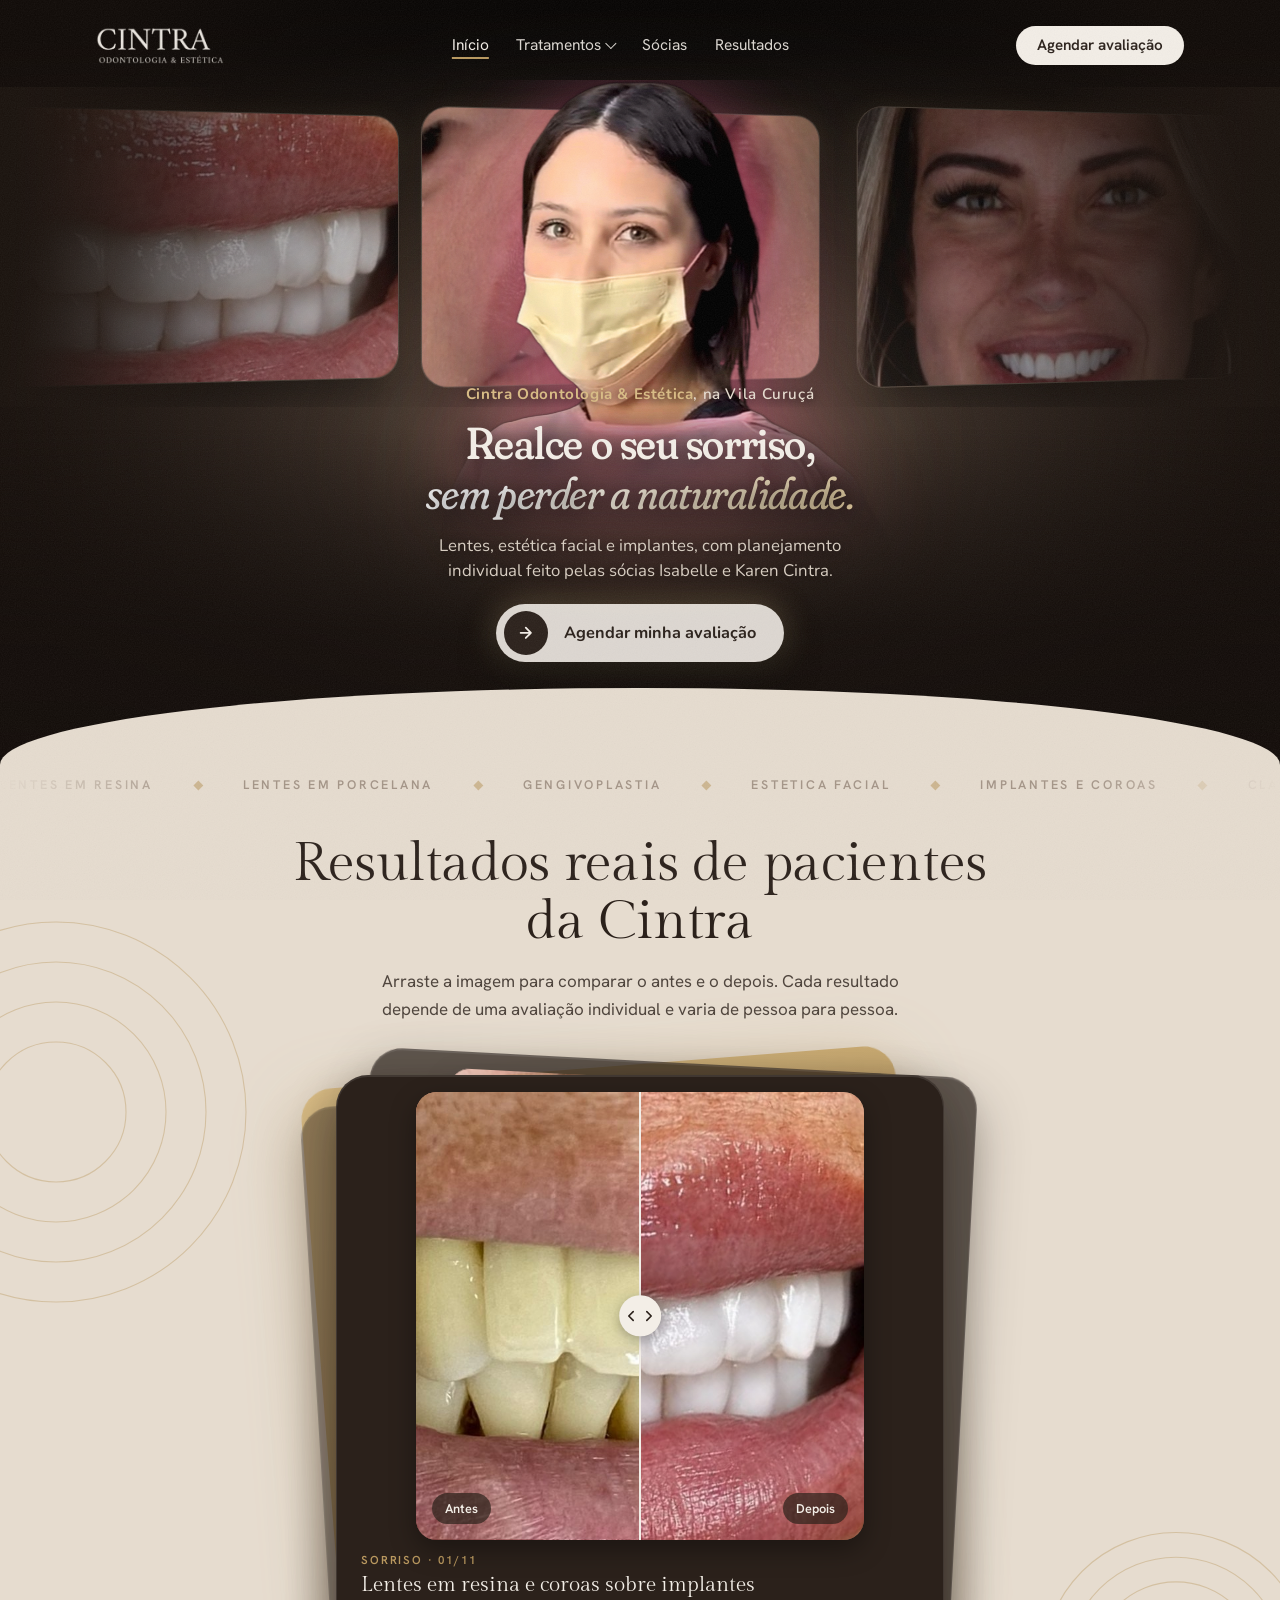
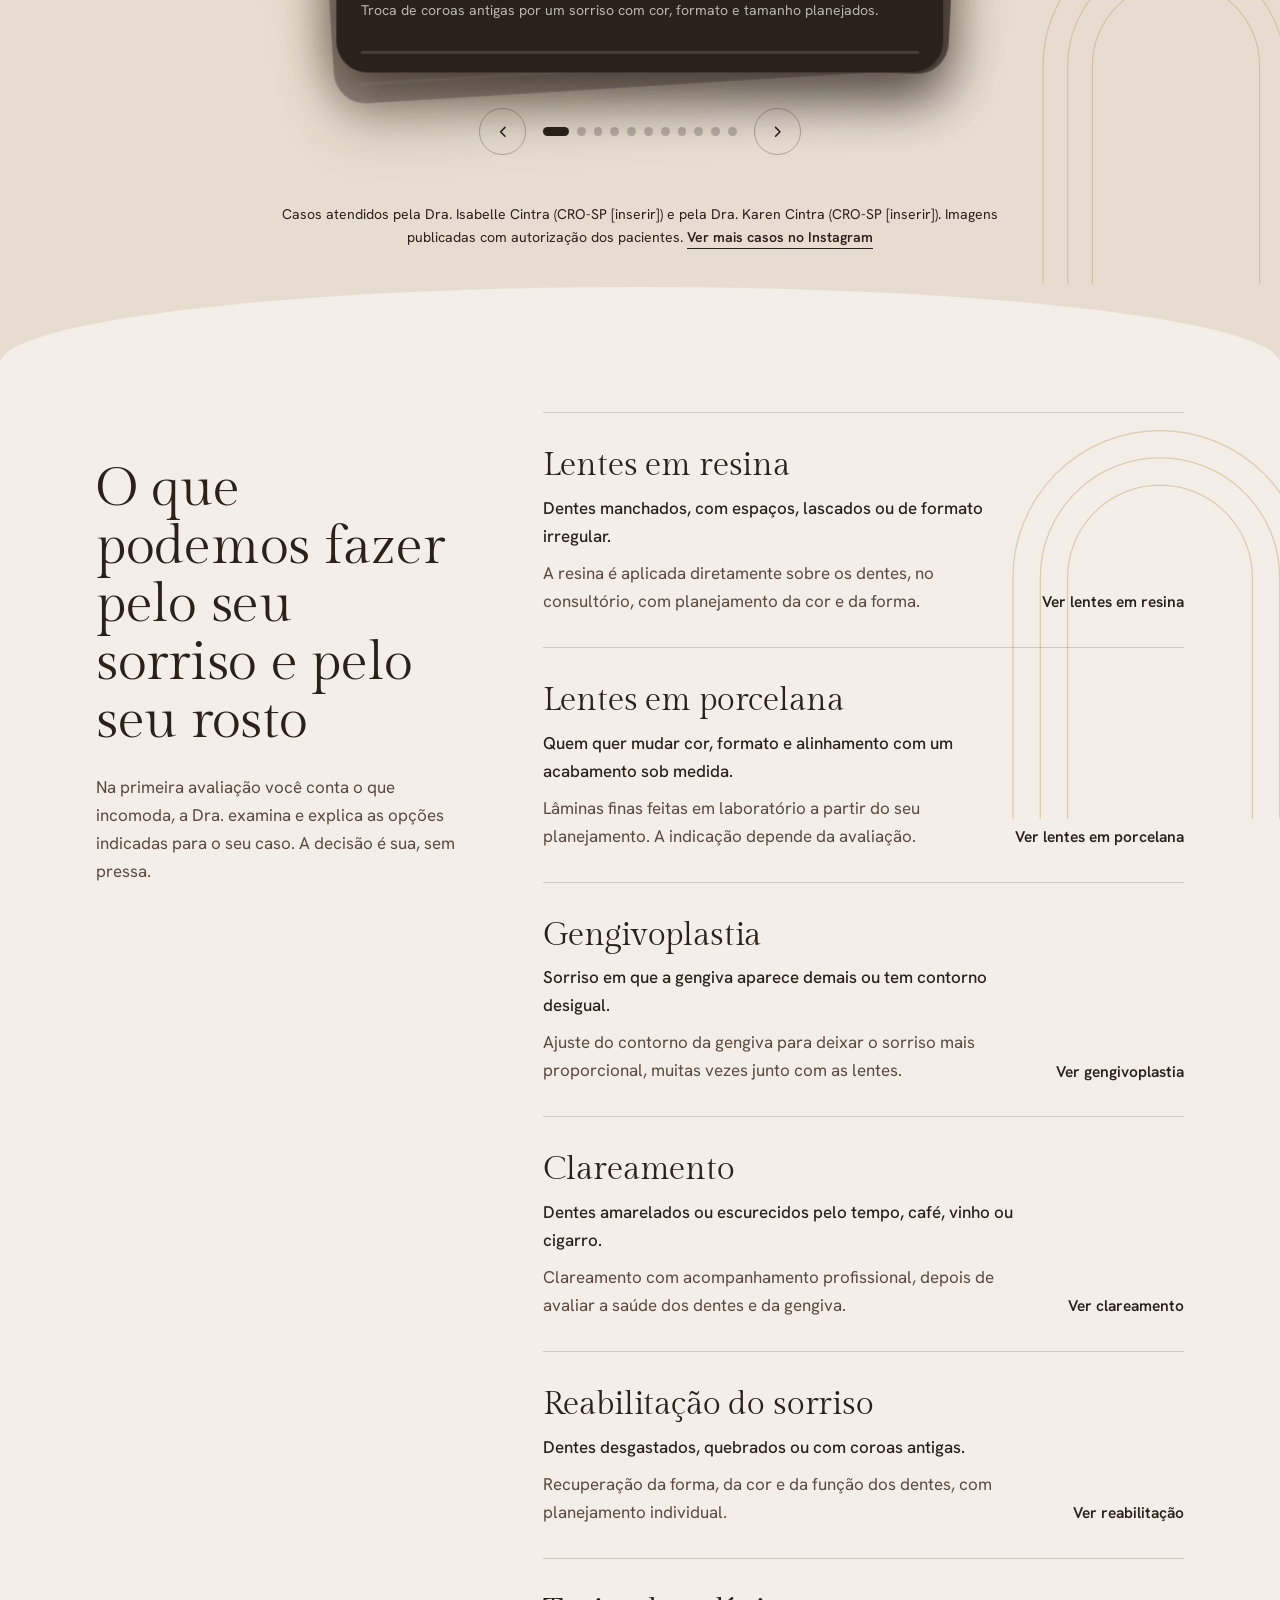
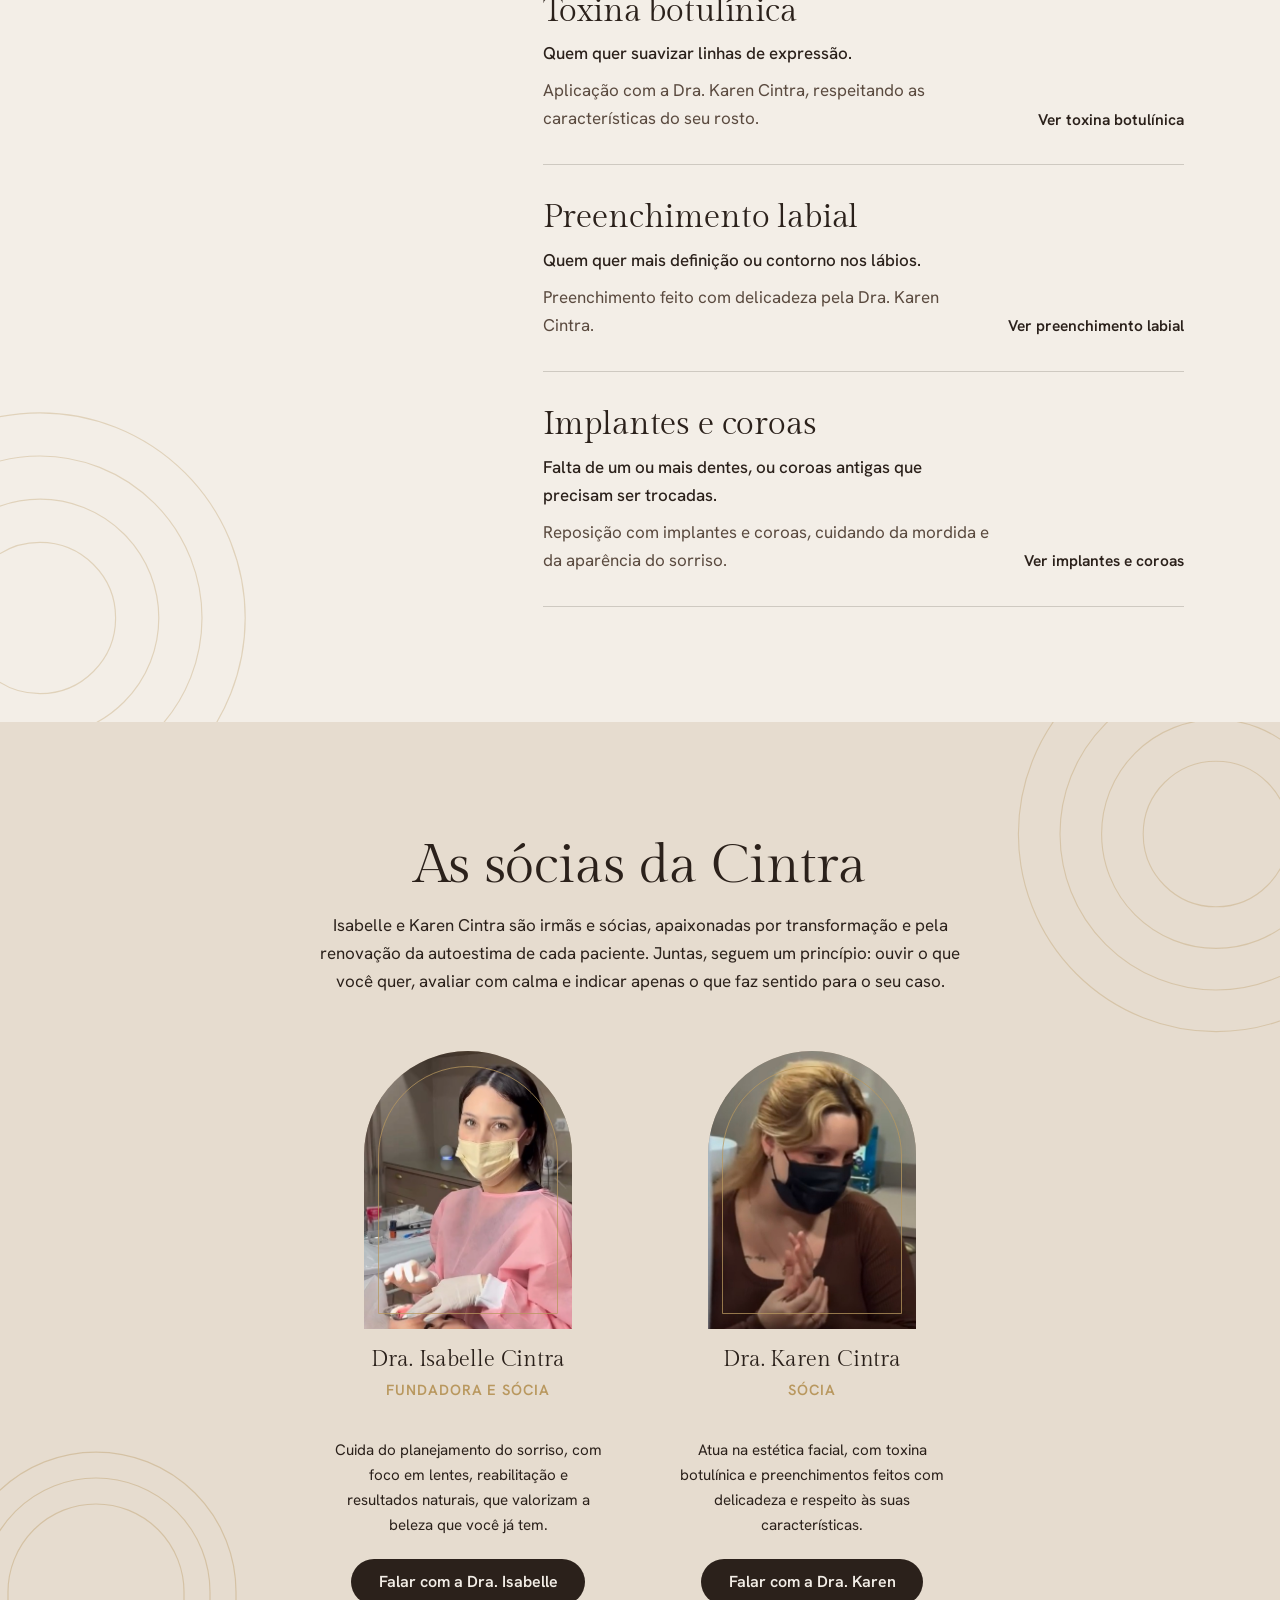
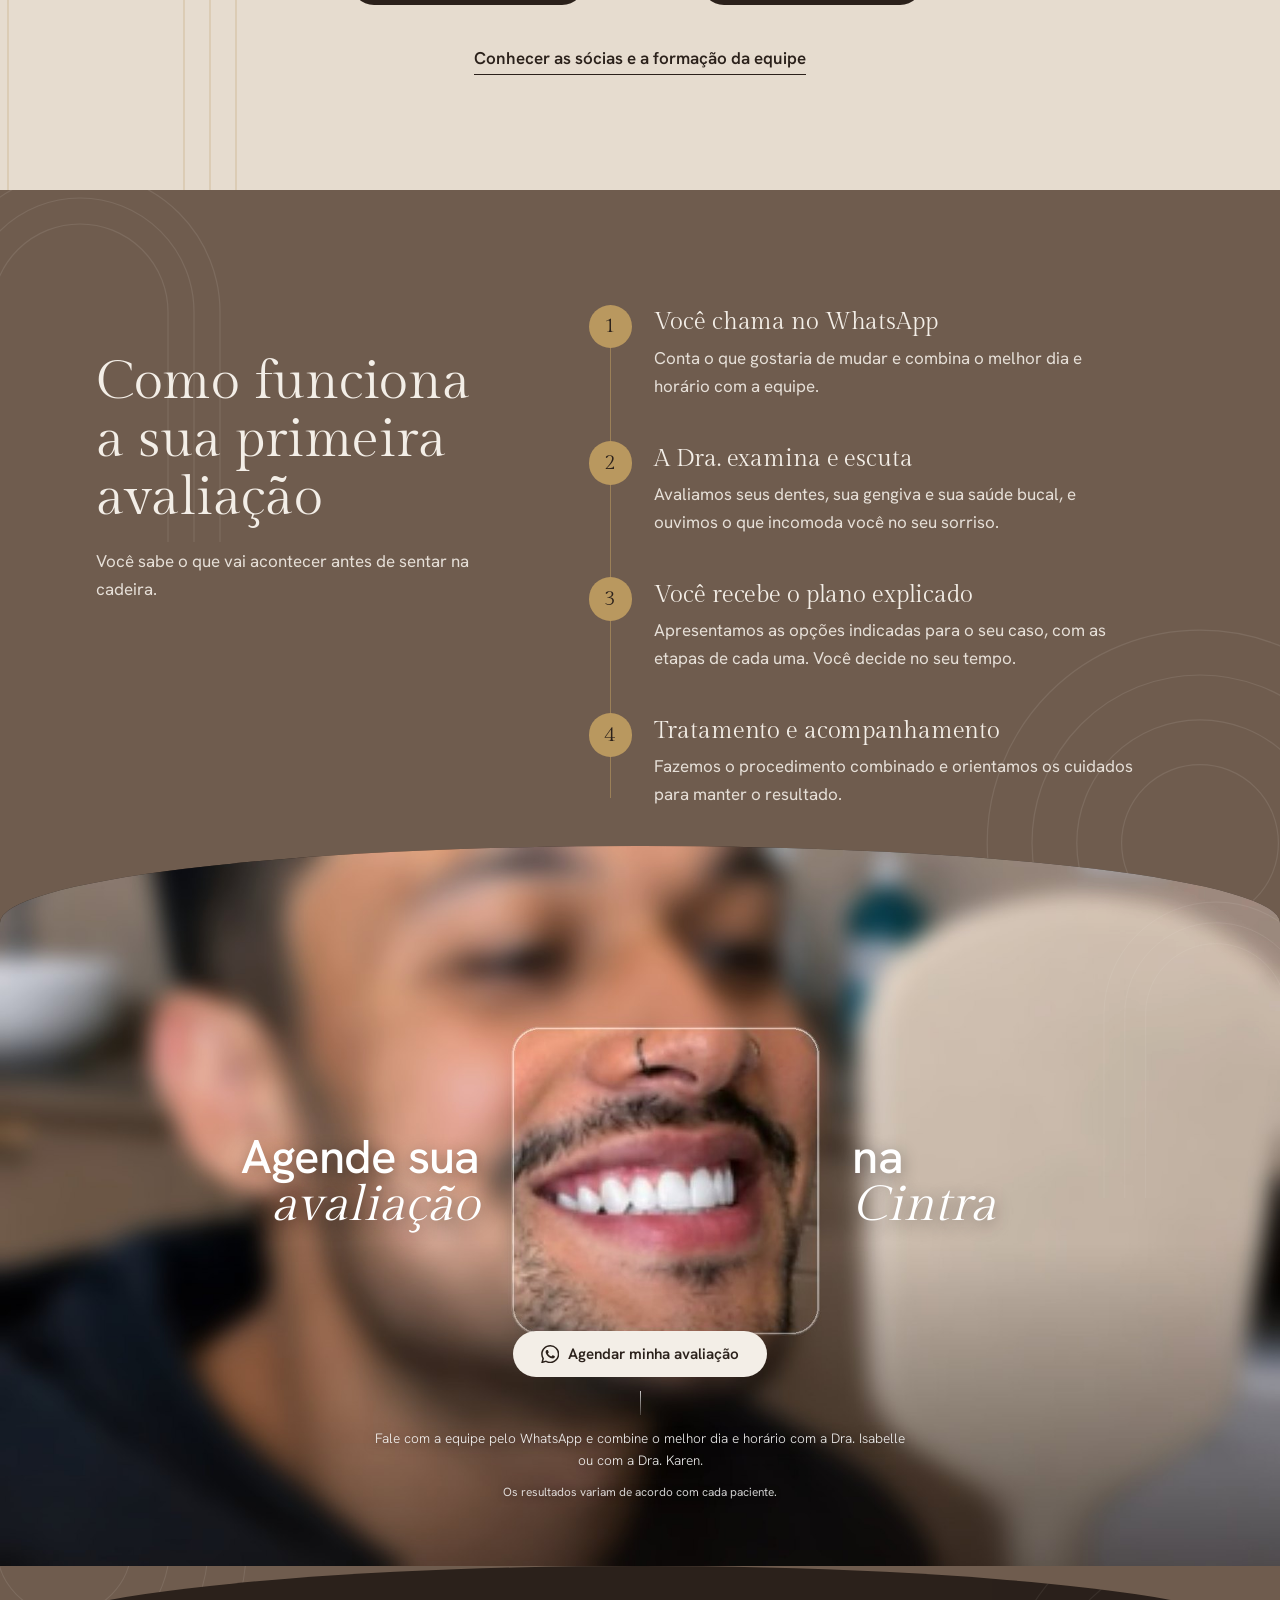
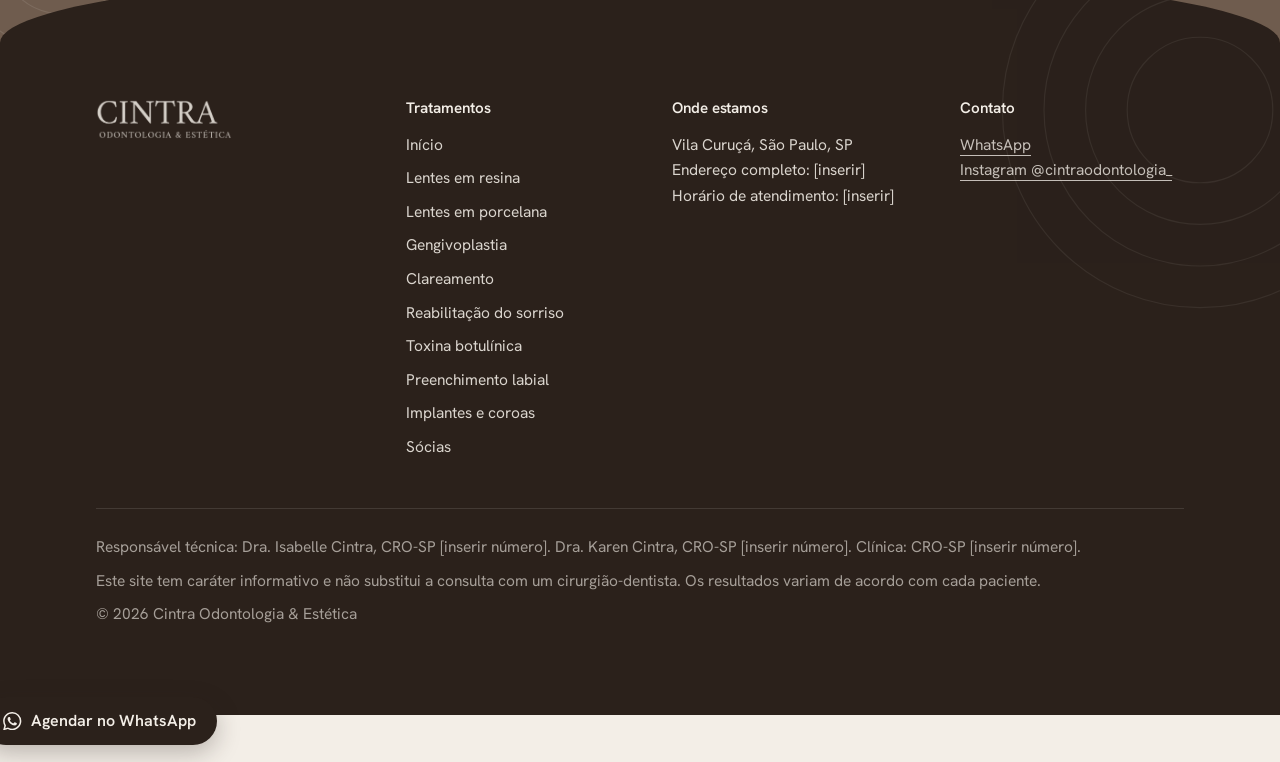
<file: index.html>
<!doctype html>
<html lang="pt-BR">
<head>
<meta charset="utf-8">
<meta name="viewport" content="width=device-width, initial-scale=1">
<title>Cintra Odontologia | Lentes, estética facial e implantes na Vila Curuçá, SP</title>
<meta name="description" content="Cintra Odontologia & Estética na Vila Curuçá, São Paulo. Lentes em resina e porcelana, estética facial, implantes e clareamento com as doutoras Isabelle e Karen Cintra.">
<meta name="theme-color" content="#6F5C4E">
<meta property="og:title" content="Cintra Odontologia | Lentes, estética facial e implantes na Vila Curuçá, SP">
<meta property="og:description" content="Cintra Odontologia & Estética na Vila Curuçá, São Paulo. Lentes em resina e porcelana, estética facial, implantes e clareamento com as doutoras Isabelle e Karen Cintra.">
<meta property="og:type" content="website">
<link rel="icon" href="data:image/svg+xml,%3Csvg xmlns='http://www.w3.org/2000/svg' viewBox='0 0 64 64'%3E%3Crect width='64' height='64' rx='32' fill='%236F5C4E'/%3E%3Ctext x='32' y='43' font-size='34' text-anchor='middle' fill='%23F3EEE7' font-family='Georgia,serif'%3EC%3C/text%3E%3C/svg%3E">
<link rel="preconnect" href="https://fonts.googleapis.com">
<link rel="preconnect" href="https://fonts.gstatic.com" crossorigin>
<link href="https://fonts.googleapis.com/css2?family=Gilda+Display&family=Hanken+Grotesk:wght@400;500;600&family=Fraunces:ital,opsz,wght,SOFT@0,9..144,400..600,100;1,9..144,400..500,100&family=Nunito:wght@400;600;700&display=swap" rel="stylesheet">
<link rel="stylesheet" href="style.css">
<script type="application/ld+json">
{
  "@context": "https://schema.org",
  "@type": "Dentist",
  "name": "Cintra Odontologia & Estética",
  "description": "Clínica odontológica com foco em lentes em resina e porcelana, estética facial, implantes e clareamento.",
  "founder": { "@type": "Person", "name": "Isabelle Cintra" },
  "employee": [{ "@type": "Person", "name": "Isabelle Cintra", "jobTitle": "Fundadora e sócia" }, { "@type": "Person", "name": "Karen Cintra", "jobTitle": "Sócia" }],
  "address": { "@type": "PostalAddress", "addressLocality": "São Paulo", "addressRegion": "SP", "addressCountry": "BR" },
  "areaServed": "Vila Curuçá, São Paulo",
  "sameAs": ["https://www.instagram.com/cintraodontologia_/"]
}
</script>
</head>
<body>

<header class="site-header">
  <div class="wrap">
    <a class="brand" href="index.html" aria-label="Cintra Odontologia e Estética, página inicial">
      <img src="logo-cintra.png" alt="Cintra Odontologia &amp; Estética" width="596" height="174">
    </a>
    <nav class="nav" id="menu" aria-label="Principal">
      <a href="index.html" aria-current="page">Início</a>
      <div class="nav-dd"><button type="button" aria-haspopup="true" aria-expanded="false">Tratamentos</button><div class="dd-panel"><div><div><b>Sorriso</b><a href="lentes-resina.html">Lentes em resina</a><a href="lentes-porcelana.html">Lentes em porcelana</a><a href="gengivoplastia.html">Gengivoplastia</a><a href="clareamento.html">Clareamento</a><a href="reabilitacao.html">Reabilitação do sorriso</a></div><div><b>Estética facial</b><a href="toxina-botulinica.html">Toxina botulínica</a><a href="preenchimento-labial.html">Preenchimento labial</a></div><div><b>Implantes</b><a href="implantes-e-coroas.html">Implantes e coroas</a></div></div></div></div>
      <a href="socias.html">Sócias</a>
      <a href="index.html#casos">Resultados</a>
    </nav>
    <div class="hdr-right">
      <a class="btn btn-light" data-wa="Olá! Gostaria de agendar uma avaliação na Cintra Odontologia." href="https://www.instagram.com/cintraodontologia_/">Agendar avaliação</a>
      <button class="nav-toggle" type="button" aria-label="Abrir menu" aria-expanded="false" aria-controls="menu"><span></span></button>
    </div>
  </div>
</header>

<main id="topo">
<section class="hero" id="hero">
  <div class="hero-vignette"></div>
  <div class="hero-lines"></div>
  <div class="hero-cards" aria-hidden="true"><div class="hero-track"><div class="hero-card"><img src="caso1-depois.jpg" alt="" loading="lazy"></div><div class="hero-card"><img src="caso2-depois.jpg" alt="" loading="lazy"></div><div class="hero-card"><img src="sorriso-depois.jpg" alt="" loading="lazy"></div><div class="hero-card"><img src="labios2-depois.jpg" alt="" loading="lazy"></div><div class="hero-card"><img src="clareamento-depois.jpg" alt="" loading="lazy"></div><div class="hero-card"><img src="caso1-depois.jpg" alt="" loading="lazy"></div><div class="hero-card"><img src="caso2-depois.jpg" alt="" loading="lazy"></div><div class="hero-card"><img src="sorriso-depois.jpg" alt="" loading="lazy"></div><div class="hero-card"><img src="labios2-depois.jpg" alt="" loading="lazy"></div><div class="hero-card"><img src="clareamento-depois.jpg" alt="" loading="lazy"></div></div></div>
  <div class="hero-glow" id="heroGlow"><i class="g2"></i><i class="g1"></i></div>
  <div class="hero-people"><img src="hero-inicial.png" alt="Dra. Isabelle Cintra atendendo uma paciente no consultório da Cintra" fetchpriority="high"></div>
  <div class="hero-fade"></div>
  <div class="hero-content">
    <div class="hero-main">
      <p class="hero-kicker"><b>Cintra Odontologia &amp; Estética</b>, na Vila Curuçá</p>
      <h1>Realce o seu sorriso,<br><em>sem perder a naturalidade.</em></h1>
      <p class="hero-sub">Lentes, estética facial e implantes, com planejamento individual feito pelas sócias Isabelle e Karen Cintra.</p>
      <a class="hero-cta" data-wa="Olá! Gostaria de agendar uma avaliação na Cintra Odontologia." href="https://www.instagram.com/cintraodontologia_/">
        <span class="ic"><svg viewBox="0 0 24 24" fill="none" stroke="currentColor" stroke-width="2.5" stroke-linecap="round" stroke-linejoin="round" aria-hidden="true"><path d="M5 12h14M12 5l7 7-7 7"/></svg></span>
        Agendar minha avaliação
      </a>
    </div>
    <div class="hero-bottom">
      <p class="l">Lentes, estética facial e implantes com planejamento individual.</p>
      <p class="r">Cuidado próximo, resultado com a sua cara.</p>
    </div>
  </div>
</section>


<section class="cases curved" id="casos">
  <div class="marquee" aria-hidden="true"><div class="marquee-track"><span>Lentes em resina</span><span>Lentes em porcelana</span><span>Gengivoplastia</span><span>Estética facial</span><span>Implantes e coroas</span><span>Clareamento</span><span>Toxina botulínica</span><span>Preenchimento labial</span><span>Lentes em resina</span><span>Lentes em porcelana</span><span>Gengivoplastia</span><span>Estética facial</span><span>Implantes e coroas</span><span>Clareamento</span><span>Toxina botulínica</span><span>Preenchimento labial</span><span>Lentes em resina</span><span>Lentes em porcelana</span><span>Gengivoplastia</span><span>Estética facial</span><span>Implantes e coroas</span><span>Clareamento</span><span>Toxina botulínica</span><span>Preenchimento labial</span><span>Lentes em resina</span><span>Lentes em porcelana</span><span>Gengivoplastia</span><span>Estética facial</span><span>Implantes e coroas</span><span>Clareamento</span><span>Toxina botulínica</span><span>Preenchimento labial</span></div></div>
  <div class="wrap">
    <div class="cases-head">
      <h2>Resultados reais de pacientes da Cintra</h2>
      <p>Arraste a imagem para comparar o antes e o depois. Cada resultado depende de uma avaliação individual e varia de pessoa para pessoa.</p>
    </div>
    <div class="deck" id="deck" tabindex="0" role="region" aria-roledescription="carrossel" aria-label="Casos de antes e depois">
      <div class="deck-backdrop" aria-hidden="true"></div>
      <div class="deck-cards">
        <article class="deck-card" data-i="0" data-accent="gold" aria-label="Caso 1 de 11">
          <div class="dk-stage">
            <div class="ba" data-ba style="--ar:1/1;--arn:1.0000">
            <img src="caso1-depois.jpg" alt="Depois: Lentes em resina e coroas sobre implantes" loading="lazy">
            <img class="ba-before" src="caso1-antes.jpg" alt="Antes: Lentes em resina e coroas sobre implantes" loading="lazy">
            <span class="ba-pill l">Antes</span>
            <span class="ba-pill r">Depois</span>
            <div class="ba-line"><div class="ba-knob"><svg viewBox="0 0 24 24" aria-hidden="true"><polyline points="15 18 9 12 15 6"/></svg><svg viewBox="0 0 24 24" aria-hidden="true"><polyline points="9 18 15 12 9 6"/></svg></div></div>
            <input type="range" min="0" max="100" value="50" aria-label="Comparar antes e depois do caso de lentes em resina e coroas">
          </div>
          </div>
          <div class="dk-cap"><small>Sorriso · 01/11</small><b>Lentes em resina e coroas sobre implantes</b><span>Troca de coroas antigas por um sorriso com cor, formato e tamanho planejados.</span></div>
          <div class="dk-prog"><i></i></div>
        </article>
<article class="deck-card" data-i="1" data-accent="gold" aria-label="Caso 2 de 11">
          <div class="dk-stage">
            <div class="ba" data-ba style="--ar:1/1;--arn:1.0000">
            <img src="caso2-depois.jpg" alt="Depois: Fechamento de espaço com resina" loading="lazy">
            <img class="ba-before" src="caso2-antes.jpg" alt="Antes: Fechamento de espaço com resina" loading="lazy">
            <span class="ba-pill l">Antes</span>
            <span class="ba-pill r">Depois</span>
            <div class="ba-line"><div class="ba-knob"><svg viewBox="0 0 24 24" aria-hidden="true"><polyline points="15 18 9 12 15 6"/></svg><svg viewBox="0 0 24 24" aria-hidden="true"><polyline points="9 18 15 12 9 6"/></svg></div></div>
            <input type="range" min="0" max="100" value="50" aria-label="Comparar antes e depois do caso de fechamento de espaço">
          </div>
          </div>
          <div class="dk-cap"><small>Sorriso · 02/11</small><b>Fechamento de espaço com resina</b><span>Acréscimo em resina para fechar o espaço entre os dentes da frente.</span></div>
          <div class="dk-prog"><i></i></div>
        </article>
<article class="deck-card" data-i="2" data-accent="gold" aria-label="Caso 3 de 11">
          <div class="dk-stage">
            <div class="ba" data-ba style="--ar:436/544;--arn:0.8015">
            <img src="sorriso-depois.jpg" alt="Depois: Estética do sorriso" loading="lazy">
            <img class="ba-before" src="sorriso-antes.jpg" alt="Antes: Estética do sorriso" loading="lazy">
            <span class="ba-pill l">Antes</span>
            <span class="ba-pill r">Depois</span>
            <div class="ba-line"><div class="ba-knob"><svg viewBox="0 0 24 24" aria-hidden="true"><polyline points="15 18 9 12 15 6"/></svg><svg viewBox="0 0 24 24" aria-hidden="true"><polyline points="9 18 15 12 9 6"/></svg></div></div>
            <input type="range" min="0" max="100" value="50" aria-label="Comparar antes e depois do caso de estética do sorriso">
          </div>
          </div>
          <div class="dk-cap"><small>Sorriso · 03/11</small><b>Estética do sorriso</b><span>Planejamento individual da cor, do formato e da proporção dos dentes.</span></div>
          <div class="dk-prog"><i></i></div>
        </article>
<article class="deck-card" data-i="3" data-accent="gold" aria-label="Caso 4 de 11">
          <div class="dk-stage">
            <div class="ba" data-ba style="--ar:511/712;--arn:0.7177">
            <img src="colagem-depois.jpg" alt="Depois: Lente em resina" loading="lazy">
            <img class="ba-before" src="colagem-antes.jpg" alt="Antes: Lente em resina" loading="lazy">
            <span class="ba-pill l">Antes</span>
            <span class="ba-pill r">Depois</span>
            <div class="ba-line"><div class="ba-knob"><svg viewBox="0 0 24 24" aria-hidden="true"><polyline points="15 18 9 12 15 6"/></svg><svg viewBox="0 0 24 24" aria-hidden="true"><polyline points="9 18 15 12 9 6"/></svg></div></div>
            <input type="range" min="0" max="100" value="50" aria-label="Comparar antes e depois do caso de lente em resina">
          </div>
          </div>
          <div class="dk-cap"><small>Sorriso · 04/11</small><b>Lente em resina</b><span>Lentes em resina aplicadas diretamente nos dentes, no consultório.</span></div>
          <div class="dk-prog"><i></i></div>
        </article>
<article class="deck-card" data-i="4" data-accent="gold" aria-label="Caso 5 de 11">
          <div class="dk-stage">
            <div class="ba" data-ba style="--ar:1/1;--arn:1.0000">
            <img src="clareamento-depois.jpg" alt="Depois: Clareamento" loading="lazy">
            <img class="ba-before" src="clareamento-antes.jpg" alt="Antes: Clareamento" loading="lazy">
            <span class="ba-pill l">Antes</span>
            <span class="ba-pill r">Depois</span>
            <div class="ba-line"><div class="ba-knob"><svg viewBox="0 0 24 24" aria-hidden="true"><polyline points="15 18 9 12 15 6"/></svg><svg viewBox="0 0 24 24" aria-hidden="true"><polyline points="9 18 15 12 9 6"/></svg></div></div>
            <input type="range" min="0" max="100" value="50" aria-label="Comparar antes e depois do caso de clareamento">
          </div>
          </div>
          <div class="dk-cap"><small>Sorriso · 05/11</small><b>Clareamento</b><span>Fotos sem filtro e na mesma luz.</span></div>
          <div class="dk-prog"><i></i></div>
        </article>
<article class="deck-card" data-i="5" data-accent="gold" aria-label="Caso 6 de 11">
          <div class="dk-stage">
            <div class="ba" data-ba style="--ar:1/1;--arn:1.0000">
            <img src="reab-depois.jpg" alt="Depois: Reabilitação do sorriso" loading="lazy">
            <img class="ba-before" src="reab-antes.jpg" alt="Antes: Reabilitação do sorriso" loading="lazy">
            <span class="ba-pill l">Antes</span>
            <span class="ba-pill r">Depois</span>
            <div class="ba-line"><div class="ba-knob"><svg viewBox="0 0 24 24" aria-hidden="true"><polyline points="15 18 9 12 15 6"/></svg><svg viewBox="0 0 24 24" aria-hidden="true"><polyline points="9 18 15 12 9 6"/></svg></div></div>
            <input type="range" min="0" max="100" value="50" aria-label="Comparar antes e depois do caso de reabilitação do sorriso">
          </div>
          </div>
          <div class="dk-cap"><small>Sorriso · 06/11</small><b>Reabilitação do sorriso</b><span>Recuperação da forma e da cor dos dentes, com planejamento individual.</span></div>
          <div class="dk-prog"><i></i></div>
        </article>
<article class="deck-card" data-i="6" data-accent="taupe" aria-label="Caso 7 de 11">
          <div class="dk-stage">
            <div class="ba" data-ba style="--ar:418/208;--arn:2.0096">
            <img src="queixo-depois.jpg" alt="Depois: Estética facial" loading="lazy">
            <img class="ba-before" src="queixo-antes.jpg" alt="Antes: Estética facial" loading="lazy">
            <span class="ba-pill l">Antes</span>
            <span class="ba-pill r">Depois</span>
            <div class="ba-line"><div class="ba-knob"><svg viewBox="0 0 24 24" aria-hidden="true"><polyline points="15 18 9 12 15 6"/></svg><svg viewBox="0 0 24 24" aria-hidden="true"><polyline points="9 18 15 12 9 6"/></svg></div></div>
            <input type="range" min="0" max="100" value="50" aria-label="Comparar antes e depois do caso de estética facial do queixo e do pescoço">
          </div>
          </div>
          <div class="dk-cap"><small>Estética · 07/11</small><b>Estética facial</b><span>Região do queixo e do pescoço.</span></div>
          <div class="dk-prog"><i></i></div>
        </article>
<article class="deck-card" data-i="7" data-accent="taupe" aria-label="Caso 8 de 11">
          <div class="dk-stage">
            <div class="ba" data-ba style="--ar:304/152;--arn:2.0000">
            <img src="botox2-depois.jpg" alt="Depois: Toxina botulínica" loading="lazy">
            <img class="ba-before" src="botox2-antes.jpg" alt="Antes: Toxina botulínica" loading="lazy">
            <span class="ba-pill l">Antes</span>
            <span class="ba-pill r">Depois</span>
            <div class="ba-line"><div class="ba-knob"><svg viewBox="0 0 24 24" aria-hidden="true"><polyline points="15 18 9 12 15 6"/></svg><svg viewBox="0 0 24 24" aria-hidden="true"><polyline points="9 18 15 12 9 6"/></svg></div></div>
            <input type="range" min="0" max="100" value="50" aria-label="Comparar antes e depois da toxina botulínica na testa">
          </div>
          </div>
          <div class="dk-cap"><small>Estética · 08/11</small><b>Toxina botulínica</b><span>Atendimento da Dra. Karen Cintra.</span></div>
          <div class="dk-prog"><i></i></div>
        </article>
<article class="deck-card" data-i="8" data-accent="taupe" aria-label="Caso 9 de 11">
          <div class="dk-stage">
            <div class="ba" data-ba style="--ar:432/360;--arn:1.2000">
            <img src="botox-depois.jpg" alt="Depois: Toxina botulínica" loading="lazy">
            <img class="ba-before" src="botox-antes.jpg" alt="Antes: Toxina botulínica" loading="lazy">
            <span class="ba-pill l">Antes</span>
            <span class="ba-pill r">Depois</span>
            <div class="ba-line"><div class="ba-knob"><svg viewBox="0 0 24 24" aria-hidden="true"><polyline points="15 18 9 12 15 6"/></svg><svg viewBox="0 0 24 24" aria-hidden="true"><polyline points="9 18 15 12 9 6"/></svg></div></div>
            <input type="range" min="0" max="100" value="50" aria-label="Comparar antes e depois da aplicação de toxina botulínica">
          </div>
          </div>
          <div class="dk-cap"><small>Estética · 09/11</small><b>Toxina botulínica</b><span>Atendimento da Dra. Karen Cintra.</span></div>
          <div class="dk-prog"><i></i></div>
        </article>
<article class="deck-card" data-i="9" data-accent="taupe" aria-label="Caso 10 de 11">
          <div class="dk-stage">
            <div class="ba" data-ba style="--ar:1/1;--arn:1.0000">
            <img src="labios2-depois.jpg" alt="Depois: Preenchimento labial" loading="lazy">
            <img class="ba-before" src="labios2-antes.jpg" alt="Antes: Preenchimento labial" loading="lazy">
            <span class="ba-pill l">Antes</span>
            <span class="ba-pill r">Depois</span>
            <div class="ba-line"><div class="ba-knob"><svg viewBox="0 0 24 24" aria-hidden="true"><polyline points="15 18 9 12 15 6"/></svg><svg viewBox="0 0 24 24" aria-hidden="true"><polyline points="9 18 15 12 9 6"/></svg></div></div>
            <input type="range" min="0" max="100" value="50" aria-label="Comparar antes e depois do preenchimento labial">
          </div>
          </div>
          <div class="dk-cap"><small>Estética · 10/11</small><b>Preenchimento labial</b><span>Mais volume e definição nos lábios.</span></div>
          <div class="dk-prog"><i></i></div>
        </article>
<article class="deck-card" data-i="10" data-accent="taupe" aria-label="Caso 11 de 11">
          <div class="dk-stage">
            <div class="ba ba-static" style="--arn:0.7968">
            <img src="labios-resultado.jpg" alt="Resultado de preenchimento labial com contorno delicado e harmonia" loading="lazy">
          </div>
          </div>
          <div class="dk-cap"><small>Estética · 11/11</small><b>Preenchimento labial</b><span>Mais definição e contorno delicado, respeitando as características do lábio da paciente.</span></div>
          <div class="dk-prog"><i></i></div>
        </article>
      </div>
    </div>
    <div class="deck-ctrl">
      <button type="button" class="deck-arrow" id="deckPrev" aria-label="Caso anterior"><svg viewBox="0 0 24 24" aria-hidden="true"><polyline points="15 18 9 12 15 6"/></svg></button>
      <div class="deck-dots" id="deckDots"><button type="button" aria-label="Caso 1"></button><button type="button" aria-label="Caso 2"></button><button type="button" aria-label="Caso 3"></button><button type="button" aria-label="Caso 4"></button><button type="button" aria-label="Caso 5"></button><button type="button" aria-label="Caso 6"></button><button type="button" aria-label="Caso 7"></button><button type="button" aria-label="Caso 8"></button><button type="button" aria-label="Caso 9"></button><button type="button" aria-label="Caso 10"></button><button type="button" aria-label="Caso 11"></button></div>
      <button type="button" class="deck-arrow" id="deckNext" aria-label="Próximo caso"><svg viewBox="0 0 24 24" aria-hidden="true"><polyline points="9 18 15 12 9 6"/></svg></button>
    </div>
    <p class="cases-foot">Casos atendidos pela Dra. Isabelle Cintra (CRO-SP [inserir]) e pela Dra. Karen Cintra (CRO-SP [inserir]). Imagens publicadas com autorização dos pacientes. <a class="textlink" href="https://www.instagram.com/cintraodontologia_/" target="_blank" rel="noopener">Ver mais casos no Instagram</a></p>
  </div>
</section>


<section class="treatments curved" id="tratamentos">
  <div class="wrap treat-grid">
    <div class="treat-intro">
      <h2>O que podemos fazer pelo seu sorriso e pelo seu rosto</h2>
      <p>Na primeira avaliação você conta o que incomoda, a Dra. examina e explica as opções indicadas para o seu caso. A decisão é sua, sem pressa.</p>
    </div>
    <ul>
      <li>
        <a class="svc" href="lentes-resina.html">
          <div>
            <h3>Lentes em resina</h3>
            <p class="svc-for">Dentes manchados, com espaços, lascados ou de formato irregular.</p>
            <p>A resina é aplicada diretamente sobre os dentes, no consultório, com planejamento da cor e da forma.</p>
          </div>
          <span class="svc-cta">Ver lentes em resina</span>
        </a>
      </li>
      <li>
        <a class="svc" href="lentes-porcelana.html">
          <div>
            <h3>Lentes em porcelana</h3>
            <p class="svc-for">Quem quer mudar cor, formato e alinhamento com um acabamento sob medida.</p>
            <p>Lâminas finas feitas em laboratório a partir do seu planejamento. A indicação depende da avaliação.</p>
          </div>
          <span class="svc-cta">Ver lentes em porcelana</span>
        </a>
      </li>
      <li>
        <a class="svc" href="gengivoplastia.html">
          <div>
            <h3>Gengivoplastia</h3>
            <p class="svc-for">Sorriso em que a gengiva aparece demais ou tem contorno desigual.</p>
            <p>Ajuste do contorno da gengiva para deixar o sorriso mais proporcional, muitas vezes junto com as lentes.</p>
          </div>
          <span class="svc-cta">Ver gengivoplastia</span>
        </a>
      </li>
      <li>
        <a class="svc" href="clareamento.html">
          <div>
            <h3>Clareamento</h3>
            <p class="svc-for">Dentes amarelados ou escurecidos pelo tempo, café, vinho ou cigarro.</p>
            <p>Clareamento com acompanhamento profissional, depois de avaliar a saúde dos dentes e da gengiva.</p>
          </div>
          <span class="svc-cta">Ver clareamento</span>
        </a>
      </li>
      <li>
        <a class="svc" href="reabilitacao.html">
          <div>
            <h3>Reabilitação do sorriso</h3>
            <p class="svc-for">Dentes desgastados, quebrados ou com coroas antigas.</p>
            <p>Recuperação da forma, da cor e da função dos dentes, com planejamento individual.</p>
          </div>
          <span class="svc-cta">Ver reabilitação</span>
        </a>
      </li>
      <li>
        <a class="svc" href="toxina-botulinica.html">
          <div>
            <h3>Toxina botulínica</h3>
            <p class="svc-for">Quem quer suavizar linhas de expressão.</p>
            <p>Aplicação com a Dra. Karen Cintra, respeitando as características do seu rosto.</p>
          </div>
          <span class="svc-cta">Ver toxina botulínica</span>
        </a>
      </li>
      <li>
        <a class="svc" href="preenchimento-labial.html">
          <div>
            <h3>Preenchimento labial</h3>
            <p class="svc-for">Quem quer mais definição ou contorno nos lábios.</p>
            <p>Preenchimento feito com delicadeza pela Dra. Karen Cintra.</p>
          </div>
          <span class="svc-cta">Ver preenchimento labial</span>
        </a>
      </li>
      <li>
        <a class="svc" href="implantes-e-coroas.html">
          <div>
            <h3>Implantes e coroas</h3>
            <p class="svc-for">Falta de um ou mais dentes, ou coroas antigas que precisam ser trocadas.</p>
            <p>Reposição com implantes e coroas, cuidando da mordida e da aparência do sorriso.</p>
          </div>
          <span class="svc-cta">Ver implantes e coroas</span>
        </a>
      </li>
    </ul>
  </div>
</section>
<section class="about" id="socias">
  <div class="wrap">
    <div class="about-head">
      <h2>As sócias da Cintra</h2>
      <p>Isabelle e Karen Cintra são irmãs e sócias, apaixonadas por transformação e pela renovação da autoestima de cada paciente. Juntas, seguem um princípio: ouvir o que você quer, avaliar com calma e indicar apenas o que faz sentido para o seu caso.</p>
    </div>
    <div class="partners">
      <article class="partner">
        <div class="arch"><img src="dra-isabelle-atendendo.jpg" alt="Dra. Isabelle Cintra atendendo no consultório" loading="lazy"></div>
        <h3>Dra. Isabelle Cintra</h3>
        <p class="role">Fundadora e sócia</p>
        <p>Cuida do planejamento do sorriso, com foco em lentes, reabilitação e resultados naturais, que valorizam a beleza que você já tem.</p>
        <a class="btn btn-dark" data-wa="Olá! Gostaria de conversar com a Dra. Isabelle sobre uma avaliação." href="https://www.instagram.com/cintraodontologia_/">Falar com a Dra. Isabelle</a>
      </article>
      <article class="partner">
        <div class="arch"><img src="dra-karen-sobre.jpg" alt="Dra. Karen Cintra atendendo uma paciente" loading="lazy"></div>
        <h3>Dra. Karen Cintra</h3>
        <p class="role">Sócia</p>
        <p>Atua na estética facial, com toxina botulínica e preenchimentos feitos com delicadeza e respeito às suas características.</p>
        <a class="btn btn-dark" data-wa="Olá! Gostaria de conversar com a Dra. Karen sobre uma avaliação." href="https://www.instagram.com/cintraodontologia_/">Falar com a Dra. Karen</a>
        <!-- PENDENTE: confirmar áreas de atuação e CRO da Dra. Karen -->
      </article>
    </div>
    <div class="linkrow"><a class="textlink" href="socias.html">Conhecer as sócias e a formação da equipe</a></div>
  </div>
</section>
<section class="process">
  <div class="wrap process-grid">
    <div class="process-intro">
      <h2>Como funciona a sua primeira avaliação</h2>
      <p>Você sabe o que vai acontecer antes de sentar na cadeira.</p>
    </div>
    <ol class="steps">
      <li><span class="n">1</span><div><h3>Você chama no WhatsApp</h3><p>Conta o que gostaria de mudar e combina o melhor dia e horário com a equipe.</p></div></li>
      <li><span class="n">2</span><div><h3>A Dra. examina e escuta</h3><p>Avaliamos seus dentes, sua gengiva e sua saúde bucal, e ouvimos o que incomoda você no seu sorriso.</p></div></li>
      <li><span class="n">3</span><div><h3>Você recebe o plano explicado</h3><p>Apresentamos as opções indicadas para o seu caso, com as etapas de cada uma. Você decide no seu tempo.</p></div></li>
      <li><span class="n">4</span><div><h3>Tratamento e acompanhamento</h3><p>Fazemos o procedimento combinado e orientamos os cuidados para manter o resultado.</p></div></li>
    </ol>
  </div>
</section>


<section class="cta curved">
  <div class="cta-wrap">
    <div class="cta-hero">
      <img src="cta-sorriso.jpg" alt="Paciente da Cintra sorrindo ao ver o resultado no espelho" width="1920" height="1080" loading="lazy">
      <div class="cta-headline">
        <h2 class="cta-l">Agende sua <em>avaliação</em></h2>
        <h2 class="cta-r">na <em>Cintra</em></h2>
      </div>
    </div>
    <div class="cta-actions">
      <a class="btn btn-light" data-wa="Olá! Gostaria de agendar uma avaliação na Cintra Odontologia." href="https://www.instagram.com/cintraodontologia_/"><svg viewBox="0 0 24 24" aria-hidden="true"><path d="M17.472 14.382c-.297-.149-1.758-.867-2.03-.967-.273-.099-.471-.148-.67.15-.197.297-.767.966-.94 1.164-.173.199-.347.223-.644.075-.297-.15-1.255-.463-2.39-1.475-.883-.788-1.48-1.761-1.653-2.059-.173-.297-.018-.458.13-.606.134-.133.298-.347.446-.52.149-.174.198-.298.298-.497.099-.198.05-.371-.025-.52-.075-.149-.669-1.612-.916-2.207-.242-.579-.487-.5-.669-.51-.173-.008-.371-.01-.57-.01-.198 0-.52.074-.792.372-.272.297-1.04 1.016-1.04 2.479 0 1.462 1.065 2.875 1.213 3.074.149.198 2.096 3.2 5.077 4.487.709.306 1.262.489 1.694.625.712.227 1.36.195 1.871.118.571-.085 1.758-.719 2.006-1.413.248-.694.248-1.289.173-1.413-.074-.124-.272-.198-.57-.347m-5.421 7.403h-.004a9.87 9.87 0 01-5.031-1.378l-.361-.214-3.741.982.998-3.648-.235-.374a9.86 9.86 0 01-1.51-5.26c.001-5.45 4.436-9.884 9.888-9.884 2.64 0 5.122 1.03 6.988 2.898a9.825 9.825 0 012.893 6.994c-.003 5.45-4.437 9.884-9.885 9.884m8.413-18.297A11.815 11.815 0 0012.05 0C5.495 0 .16 5.335.157 11.892c0 2.096.547 4.142 1.588 5.945L.057 24l6.305-1.654a11.882 11.882 0 005.683 1.448h.005c6.554 0 11.89-5.335 11.893-11.893a11.821 11.821 0 00-3.48-8.413Z"/></svg>Agendar minha avaliação</a>
      <div class="cta-div" aria-hidden="true"></div>
      <p>Fale com a equipe pelo WhatsApp e combine o melhor dia e horário com a Dra. Isabelle ou com a Dra. Karen.</p>
      <small class="cta-note">Os resultados variam de acordo com cada paciente.</small>
    </div>
  </div>
</section>
</main>

<footer class="footer curved">
  <div class="wrap">
    <div class="footer-grid">
      <div>
        <a class="brand" href="index.html" aria-label="Página inicial">
          <img src="logo-cintra.png" alt="Cintra Odontologia &amp; Estética" width="596" height="174">
        </a>
      </div>
      <div>
        <h3>Tratamentos</h3>
        <div class="footer-nav"><a href="index.html">Início</a><a href="lentes-resina.html">Lentes em resina</a><a href="lentes-porcelana.html">Lentes em porcelana</a><a href="gengivoplastia.html">Gengivoplastia</a><a href="clareamento.html">Clareamento</a><a href="reabilitacao.html">Reabilitação do sorriso</a><a href="toxina-botulinica.html">Toxina botulínica</a><a href="preenchimento-labial.html">Preenchimento labial</a><a href="implantes-e-coroas.html">Implantes e coroas</a><a href="socias.html">Sócias</a></div>
      </div>
      <div>
        <h3>Onde estamos</h3>
        <p>Vila Curuçá, São Paulo, SP</p>
        <p><!-- PENDENTE --> Endereço completo: [inserir]</p>
        <p><!-- PENDENTE --> Horário de atendimento: [inserir]</p>
      </div>
      <div>
        <h3>Contato</h3>
        <p><a data-wa="Olá! Gostaria de falar com a Cintra Odontologia." href="https://www.instagram.com/cintraodontologia_/">WhatsApp</a></p>
        <p><a href="https://www.instagram.com/cintraodontologia_/" target="_blank" rel="noopener">Instagram @cintraodontologia_</a></p>
      </div>
    </div>
    <div class="legal">
      <p><!-- PENDENTE --> Responsável técnica: Dra. Isabelle Cintra, CRO-SP [inserir número]. Dra. Karen Cintra, CRO-SP [inserir número]. Clínica: CRO-SP [inserir número].</p>
      <p>Este site tem caráter informativo e não substitui a consulta com um cirurgião-dentista. Os resultados variam de acordo com cada paciente.</p>
      <p>© <span id="ano">2026</span> Cintra Odontologia &amp; Estética</p>
    </div>
  </div>
</footer>

<a class="btn btn-dark float-wa" data-wa="Olá! Gostaria de agendar uma avaliação na Cintra Odontologia." href="https://www.instagram.com/cintraodontologia_/" aria-label="Agendar avaliação pelo WhatsApp">
  <svg viewBox="0 0 24 24" aria-hidden="true"><path d="M17.472 14.382c-.297-.149-1.758-.867-2.03-.967-.273-.099-.471-.148-.67.15-.197.297-.767.966-.94 1.164-.173.199-.347.223-.644.075-.297-.15-1.255-.463-2.39-1.475-.883-.788-1.48-1.761-1.653-2.059-.173-.297-.018-.458.13-.606.134-.133.298-.347.446-.52.149-.174.198-.298.298-.497.099-.198.05-.371-.025-.52-.075-.149-.669-1.612-.916-2.207-.242-.579-.487-.5-.669-.51-.173-.008-.371-.01-.57-.01-.198 0-.52.074-.792.372-.272.297-1.04 1.016-1.04 2.479 0 1.462 1.065 2.875 1.213 3.074.149.198 2.096 3.2 5.077 4.487.709.306 1.262.489 1.694.625.712.227 1.36.195 1.871.118.571-.085 1.758-.719 2.006-1.413.248-.694.248-1.289.173-1.413-.074-.124-.272-.198-.57-.347m-5.421 7.403h-.004a9.87 9.87 0 01-5.031-1.378l-.361-.214-3.741.982.998-3.648-.235-.374a9.86 9.86 0 01-1.51-5.26c.001-5.45 4.436-9.884 9.888-9.884 2.64 0 5.122 1.03 6.988 2.898a9.825 9.825 0 012.893 6.994c-.003 5.45-4.437 9.884-9.885 9.884m8.413-18.297A11.815 11.815 0 0012.05 0C5.495 0 .16 5.335.157 11.892c0 2.096.547 4.142 1.588 5.945L.057 24l6.305-1.654a11.882 11.882 0 005.683 1.448h.005c6.554 0 11.89-5.335 11.893-11.893a11.821 11.821 0 00-3.48-8.413Z"/></svg>
  Agendar no WhatsApp
</a>

<script src="site.js"></script>
</body>
</html>
</file>
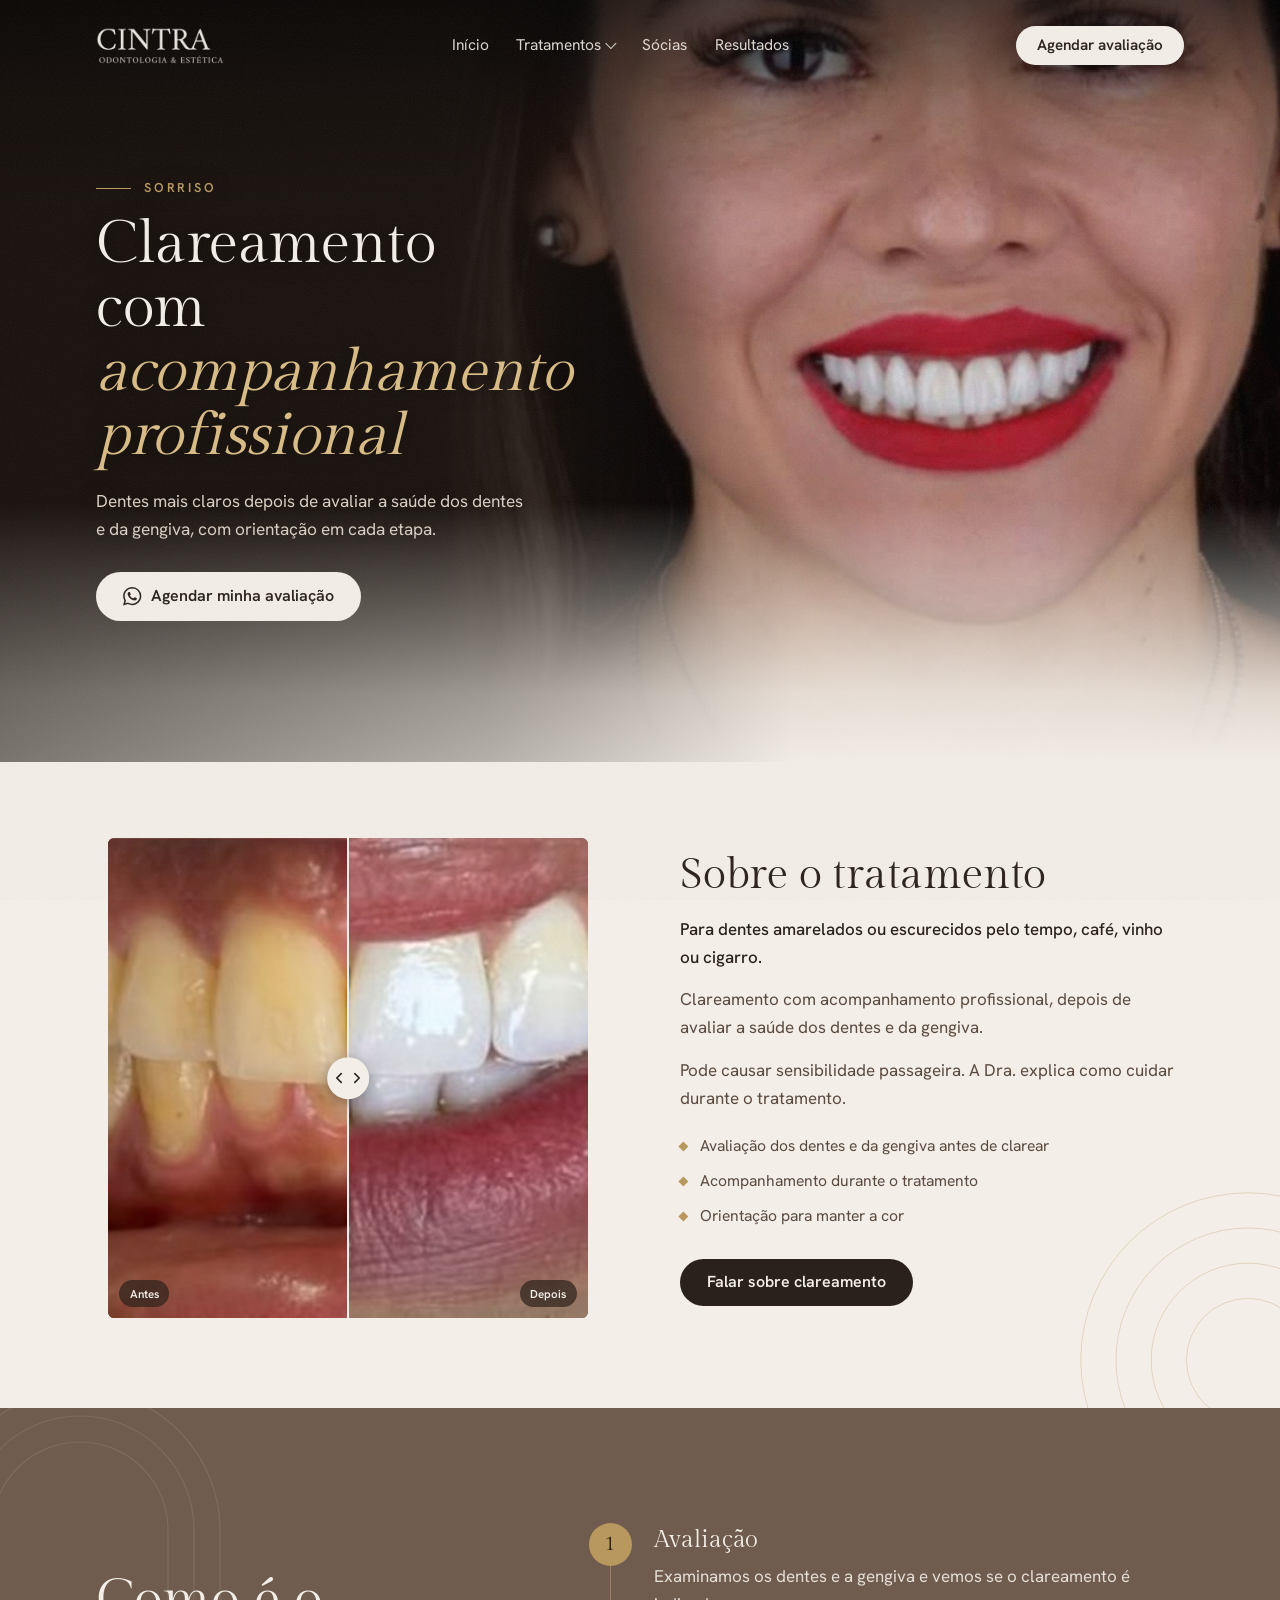
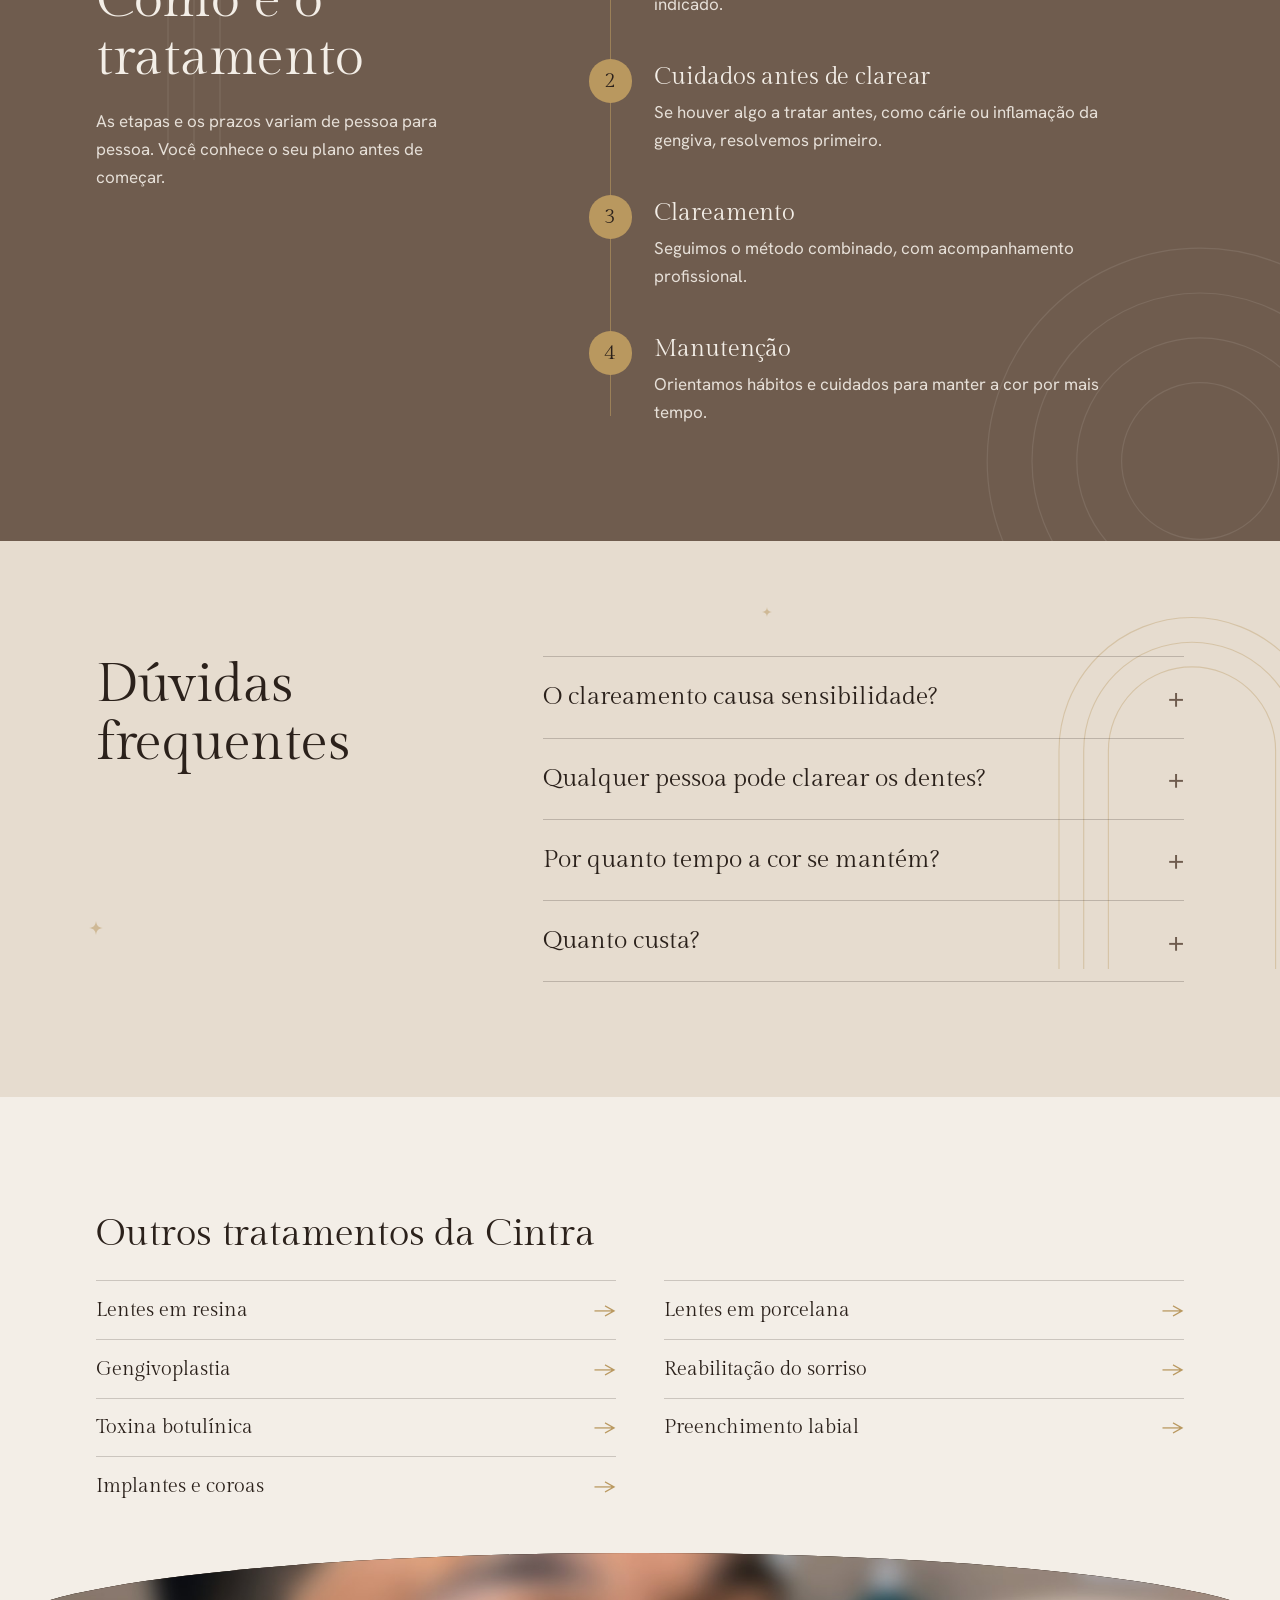
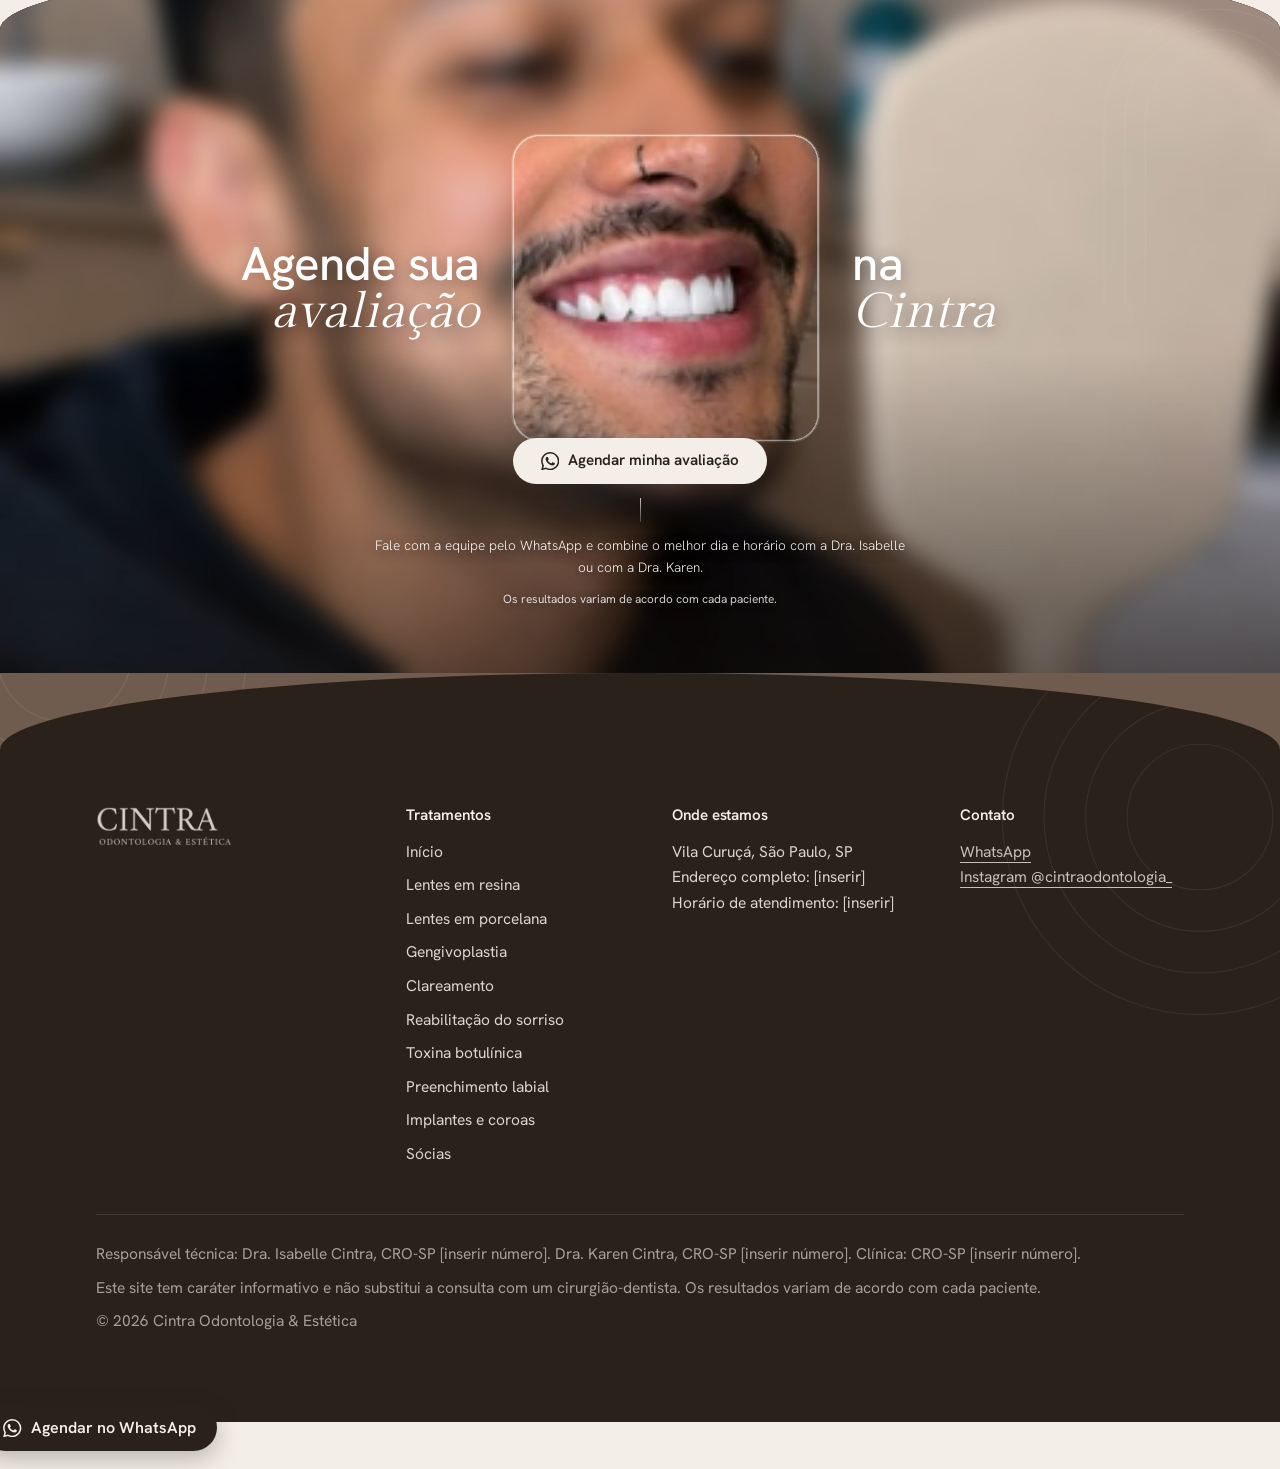
<file: clareamento.html>
<!doctype html>
<html lang="pt-BR">
<head>
<meta charset="utf-8">
<meta name="viewport" content="width=device-width, initial-scale=1">
<title>Clareamento dental | Cintra Odontologia</title>
<meta name="description" content="Clareamento dental com acompanhamento profissional, depois de avaliar a saúde dos dentes e da gengiva. Cintra Odontologia, Vila Curuçá, SP.">
<meta name="theme-color" content="#6F5C4E">
<meta property="og:title" content="Clareamento dental | Cintra Odontologia">
<meta property="og:description" content="Clareamento dental com acompanhamento profissional, depois de avaliar a saúde dos dentes e da gengiva. Cintra Odontologia, Vila Curuçá, SP.">
<meta property="og:type" content="website">
<link rel="icon" href="data:image/svg+xml,%3Csvg xmlns='http://www.w3.org/2000/svg' viewBox='0 0 64 64'%3E%3Crect width='64' height='64' rx='32' fill='%236F5C4E'/%3E%3Ctext x='32' y='43' font-size='34' text-anchor='middle' fill='%23F3EEE7' font-family='Georgia,serif'%3EC%3C/text%3E%3C/svg%3E">
<link rel="preconnect" href="https://fonts.googleapis.com">
<link rel="preconnect" href="https://fonts.gstatic.com" crossorigin>
<link href="https://fonts.googleapis.com/css2?family=Gilda+Display&family=Hanken+Grotesk:wght@400;500;600&family=Fraunces:ital,opsz,wght,SOFT@0,9..144,400..600,100;1,9..144,400..500,100&family=Nunito:wght@400;600;700&display=swap" rel="stylesheet">
<link rel="stylesheet" href="style.css">

</head>
<body>

<header class="site-header">
  <div class="wrap">
    <a class="brand" href="index.html" aria-label="Cintra Odontologia e Estética, página inicial">
      <img src="logo-cintra.png" alt="Cintra Odontologia &amp; Estética" width="596" height="174">
    </a>
    <nav class="nav" id="menu" aria-label="Principal">
      <a href="index.html">Início</a>
      <div class="nav-dd"><button type="button" aria-haspopup="true" aria-expanded="false" aria-current="page">Tratamentos</button><div class="dd-panel"><div><div><b>Sorriso</b><a href="lentes-resina.html">Lentes em resina</a><a href="lentes-porcelana.html">Lentes em porcelana</a><a href="gengivoplastia.html">Gengivoplastia</a><a href="clareamento.html" aria-current="page">Clareamento</a><a href="reabilitacao.html">Reabilitação do sorriso</a></div><div><b>Estética facial</b><a href="toxina-botulinica.html">Toxina botulínica</a><a href="preenchimento-labial.html">Preenchimento labial</a></div><div><b>Implantes</b><a href="implantes-e-coroas.html">Implantes e coroas</a></div></div></div></div>
      <a href="socias.html">Sócias</a>
      <a href="index.html#casos">Resultados</a>
    </nav>
    <div class="hdr-right">
      <a class="btn btn-light" data-wa="Olá! Gostaria de agendar uma avaliação na Cintra Odontologia." href="https://www.instagram.com/cintraodontologia_/">Agendar avaliação</a>
      <button class="nav-toggle" type="button" aria-label="Abrir menu" aria-expanded="false" aria-controls="menu"><span></span></button>
    </div>
  </div>
</header>

<main id="topo">
<section class="phero">
  <div class="phero-bg" aria-hidden="true"><img src="capa-clareamento.jpg" alt="" fetchpriority="high"></div>
  <div class="wrap phero-grid">
    <div class="phero-text">
      <p class="kicker">Sorriso</p>
      <h1>Clareamento com <em>acompanhamento profissional</em></h1>
      <p class="sub">Dentes mais claros depois de avaliar a saúde dos dentes e da gengiva, com orientação em cada etapa.</p>
      <a class="btn btn-light" data-wa="Olá! Gostaria de agendar uma avaliação sobre clareamento." href="https://www.instagram.com/cintraodontologia_/"><svg viewBox="0 0 24 24" aria-hidden="true"><path d="M17.472 14.382c-.297-.149-1.758-.867-2.03-.967-.273-.099-.471-.148-.67.15-.197.297-.767.966-.94 1.164-.173.199-.347.223-.644.075-.297-.15-1.255-.463-2.39-1.475-.883-.788-1.48-1.761-1.653-2.059-.173-.297-.018-.458.13-.606.134-.133.298-.347.446-.52.149-.174.198-.298.298-.497.099-.198.05-.371-.025-.52-.075-.149-.669-1.612-.916-2.207-.242-.579-.487-.5-.669-.51-.173-.008-.371-.01-.57-.01-.198 0-.52.074-.792.372-.272.297-1.04 1.016-1.04 2.479 0 1.462 1.065 2.875 1.213 3.074.149.198 2.096 3.2 5.077 4.487.709.306 1.262.489 1.694.625.712.227 1.36.195 1.871.118.571-.085 1.758-.719 2.006-1.413.248-.694.248-1.289.173-1.413-.074-.124-.272-.198-.57-.347m-5.421 7.403h-.004a9.87 9.87 0 01-5.031-1.378l-.361-.214-3.741.982.998-3.648-.235-.374a9.86 9.86 0 01-1.51-5.26c.001-5.45 4.436-9.884 9.888-9.884 2.64 0 5.122 1.03 6.988 2.898a9.825 9.825 0 012.893 6.994c-.003 5.45-4.437 9.884-9.885 9.884m8.413-18.297A11.815 11.815 0 0012.05 0C5.495 0 .16 5.335.157 11.892c0 2.096.547 4.142 1.588 5.945L.057 24l6.305-1.654a11.882 11.882 0 005.683 1.448h.005c6.554 0 11.89-5.335 11.893-11.893a11.821 11.821 0 00-3.48-8.413Z"/></svg>Agendar minha avaliação</a>
      
    </div>
  </div>
</section>
<section class="tb bg-ivory curved" id="sobre">
  <div class="wrap tb-grid">
    <div class="tb-media"><div class="ba" data-ba style="--ar:1/1;--arn:1.0000">
            <img src="clareamento-depois.jpg" alt="Depois: Clareamento" loading="lazy">
            <img class="ba-before" src="clareamento-antes.jpg" alt="Antes: Clareamento" loading="lazy">
            <span class="ba-pill l">Antes</span>
            <span class="ba-pill r">Depois</span>
            <div class="ba-line"><div class="ba-knob"><svg viewBox="0 0 24 24" aria-hidden="true"><polyline points="15 18 9 12 15 6"/></svg><svg viewBox="0 0 24 24" aria-hidden="true"><polyline points="9 18 15 12 9 6"/></svg></div></div>
            <input type="range" min="0" max="100" value="50" aria-label="Comparar antes e depois: clareamento">
          </div></div>
    <div class="tb-text">
      <h2>Sobre o tratamento</h2>
      <p class="tb-for">Para dentes amarelados ou escurecidos pelo tempo, café, vinho ou cigarro.</p>
      <p>Clareamento com acompanhamento profissional, depois de avaliar a saúde dos dentes e da gengiva.</p><p>Pode causar sensibilidade passageira. A Dra. explica como cuidar durante o tratamento.</p>
      <ul class="points"><li>Avaliação dos dentes e da gengiva antes de clarear</li><li>Acompanhamento durante o tratamento</li><li>Orientação para manter a cor</li></ul>
      <a class="btn btn-dark" data-wa="Olá! Gostaria de saber mais sobre clareamento." href="https://www.instagram.com/cintraodontologia_/">Falar sobre clareamento</a>
    </div>
  </div>
</section>
<section class="process">
  <div class="wrap process-grid">
    <div class="process-intro">
      <h2>Como é o tratamento</h2>
      <p>As etapas e os prazos variam de pessoa para pessoa. Você conhece o seu plano antes de começar.</p>
    </div>
    <ol class="steps"><li><span class="n">1</span><div><h3>Avaliação</h3><p>Examinamos os dentes e a gengiva e vemos se o clareamento é indicado.</p></div></li><li><span class="n">2</span><div><h3>Cuidados antes de clarear</h3><p>Se houver algo a tratar antes, como cárie ou inflamação da gengiva, resolvemos primeiro.</p></div></li><li><span class="n">3</span><div><h3>Clareamento</h3><p>Seguimos o método combinado, com acompanhamento profissional.</p></div></li><li><span class="n">4</span><div><h3>Manutenção</h3><p>Orientamos hábitos e cuidados para manter a cor por mais tempo.</p></div></li></ol>
  </div>
</section>
<section class="faq" id="duvidas">
  <div class="wrap faq-grid">
    <h2>Dúvidas frequentes</h2>
    <div>
      <details>
        <summary>O clareamento causa sensibilidade?</summary>
        <p>Pode causar sensibilidade passageira. Explicamos como cuidar durante o tratamento e o que fazer se ela aparecer.</p>
      </details>
      <details>
        <summary>Qualquer pessoa pode clarear os dentes?</summary>
        <p>Depende da saúde dos dentes e da gengiva, que avaliamos na consulta. Em alguns casos é preciso tratar algo antes.</p>
      </details>
      <details>
        <summary>Por quanto tempo a cor se mantém?</summary>
        <p>Depende dos seus hábitos, como café, vinho e cigarro. A Dra. orienta como manter a cor.</p>
      </details>
      <details>
        <summary>Quanto custa?</summary>
        <p>O valor depende do seu caso e do tratamento indicado. Apresentamos o orçamento depois da avaliação, para você decidir com todas as informações.</p>
      </details>
    </div>
  </div>
</section>
<section class="more">
  <div class="wrap">
    <h2>Outros tratamentos da Cintra</h2>
    <ul><li><a href="lentes-resina.html">Lentes em resina</a></li><li><a href="lentes-porcelana.html">Lentes em porcelana</a></li><li><a href="gengivoplastia.html">Gengivoplastia</a></li><li><a href="reabilitacao.html">Reabilitação do sorriso</a></li><li><a href="toxina-botulinica.html">Toxina botulínica</a></li><li><a href="preenchimento-labial.html">Preenchimento labial</a></li><li><a href="implantes-e-coroas.html">Implantes e coroas</a></li></ul>
  </div>
</section>
<section class="cta curved">
  <div class="cta-wrap">
    <div class="cta-hero">
      <img src="cta-sorriso.jpg" alt="Paciente da Cintra sorrindo ao ver o resultado no espelho" width="1920" height="1080" loading="lazy">
      <div class="cta-headline">
        <h2 class="cta-l">Agende sua <em>avaliação</em></h2>
        <h2 class="cta-r">na <em>Cintra</em></h2>
      </div>
    </div>
    <div class="cta-actions">
      <a class="btn btn-light" data-wa="Olá! Gostaria de agendar uma avaliação sobre clareamento." href="https://www.instagram.com/cintraodontologia_/"><svg viewBox="0 0 24 24" aria-hidden="true"><path d="M17.472 14.382c-.297-.149-1.758-.867-2.03-.967-.273-.099-.471-.148-.67.15-.197.297-.767.966-.94 1.164-.173.199-.347.223-.644.075-.297-.15-1.255-.463-2.39-1.475-.883-.788-1.48-1.761-1.653-2.059-.173-.297-.018-.458.13-.606.134-.133.298-.347.446-.52.149-.174.198-.298.298-.497.099-.198.05-.371-.025-.52-.075-.149-.669-1.612-.916-2.207-.242-.579-.487-.5-.669-.51-.173-.008-.371-.01-.57-.01-.198 0-.52.074-.792.372-.272.297-1.04 1.016-1.04 2.479 0 1.462 1.065 2.875 1.213 3.074.149.198 2.096 3.2 5.077 4.487.709.306 1.262.489 1.694.625.712.227 1.36.195 1.871.118.571-.085 1.758-.719 2.006-1.413.248-.694.248-1.289.173-1.413-.074-.124-.272-.198-.57-.347m-5.421 7.403h-.004a9.87 9.87 0 01-5.031-1.378l-.361-.214-3.741.982.998-3.648-.235-.374a9.86 9.86 0 01-1.51-5.26c.001-5.45 4.436-9.884 9.888-9.884 2.64 0 5.122 1.03 6.988 2.898a9.825 9.825 0 012.893 6.994c-.003 5.45-4.437 9.884-9.885 9.884m8.413-18.297A11.815 11.815 0 0012.05 0C5.495 0 .16 5.335.157 11.892c0 2.096.547 4.142 1.588 5.945L.057 24l6.305-1.654a11.882 11.882 0 005.683 1.448h.005c6.554 0 11.89-5.335 11.893-11.893a11.821 11.821 0 00-3.48-8.413Z"/></svg>Agendar minha avaliação</a>
      <div class="cta-div" aria-hidden="true"></div>
      <p>Fale com a equipe pelo WhatsApp e combine o melhor dia e horário com a Dra. Isabelle ou com a Dra. Karen.</p>
      <small class="cta-note">Os resultados variam de acordo com cada paciente.</small>
    </div>
  </div>
</section>
</main>

<footer class="footer curved">
  <div class="wrap">
    <div class="footer-grid">
      <div>
        <a class="brand" href="index.html" aria-label="Página inicial">
          <img src="logo-cintra.png" alt="Cintra Odontologia &amp; Estética" width="596" height="174">
        </a>
      </div>
      <div>
        <h3>Tratamentos</h3>
        <div class="footer-nav"><a href="index.html">Início</a><a href="lentes-resina.html">Lentes em resina</a><a href="lentes-porcelana.html">Lentes em porcelana</a><a href="gengivoplastia.html">Gengivoplastia</a><a href="clareamento.html">Clareamento</a><a href="reabilitacao.html">Reabilitação do sorriso</a><a href="toxina-botulinica.html">Toxina botulínica</a><a href="preenchimento-labial.html">Preenchimento labial</a><a href="implantes-e-coroas.html">Implantes e coroas</a><a href="socias.html">Sócias</a></div>
      </div>
      <div>
        <h3>Onde estamos</h3>
        <p>Vila Curuçá, São Paulo, SP</p>
        <p><!-- PENDENTE --> Endereço completo: [inserir]</p>
        <p><!-- PENDENTE --> Horário de atendimento: [inserir]</p>
      </div>
      <div>
        <h3>Contato</h3>
        <p><a data-wa="Olá! Gostaria de falar com a Cintra Odontologia." href="https://www.instagram.com/cintraodontologia_/">WhatsApp</a></p>
        <p><a href="https://www.instagram.com/cintraodontologia_/" target="_blank" rel="noopener">Instagram @cintraodontologia_</a></p>
      </div>
    </div>
    <div class="legal">
      <p><!-- PENDENTE --> Responsável técnica: Dra. Isabelle Cintra, CRO-SP [inserir número]. Dra. Karen Cintra, CRO-SP [inserir número]. Clínica: CRO-SP [inserir número].</p>
      <p>Este site tem caráter informativo e não substitui a consulta com um cirurgião-dentista. Os resultados variam de acordo com cada paciente.</p>
      <p>© <span id="ano">2026</span> Cintra Odontologia &amp; Estética</p>
    </div>
  </div>
</footer>

<a class="btn btn-dark float-wa" data-wa="Olá! Gostaria de agendar uma avaliação na Cintra Odontologia." href="https://www.instagram.com/cintraodontologia_/" aria-label="Agendar avaliação pelo WhatsApp">
  <svg viewBox="0 0 24 24" aria-hidden="true"><path d="M17.472 14.382c-.297-.149-1.758-.867-2.03-.967-.273-.099-.471-.148-.67.15-.197.297-.767.966-.94 1.164-.173.199-.347.223-.644.075-.297-.15-1.255-.463-2.39-1.475-.883-.788-1.48-1.761-1.653-2.059-.173-.297-.018-.458.13-.606.134-.133.298-.347.446-.52.149-.174.198-.298.298-.497.099-.198.05-.371-.025-.52-.075-.149-.669-1.612-.916-2.207-.242-.579-.487-.5-.669-.51-.173-.008-.371-.01-.57-.01-.198 0-.52.074-.792.372-.272.297-1.04 1.016-1.04 2.479 0 1.462 1.065 2.875 1.213 3.074.149.198 2.096 3.2 5.077 4.487.709.306 1.262.489 1.694.625.712.227 1.36.195 1.871.118.571-.085 1.758-.719 2.006-1.413.248-.694.248-1.289.173-1.413-.074-.124-.272-.198-.57-.347m-5.421 7.403h-.004a9.87 9.87 0 01-5.031-1.378l-.361-.214-3.741.982.998-3.648-.235-.374a9.86 9.86 0 01-1.51-5.26c.001-5.45 4.436-9.884 9.888-9.884 2.64 0 5.122 1.03 6.988 2.898a9.825 9.825 0 012.893 6.994c-.003 5.45-4.437 9.884-9.885 9.884m8.413-18.297A11.815 11.815 0 0012.05 0C5.495 0 .16 5.335.157 11.892c0 2.096.547 4.142 1.588 5.945L.057 24l6.305-1.654a11.882 11.882 0 005.683 1.448h.005c6.554 0 11.89-5.335 11.893-11.893a11.821 11.821 0 00-3.48-8.413Z"/></svg>
  Agendar no WhatsApp
</a>

<script src="site.js"></script>
</body>
</html>
</file>
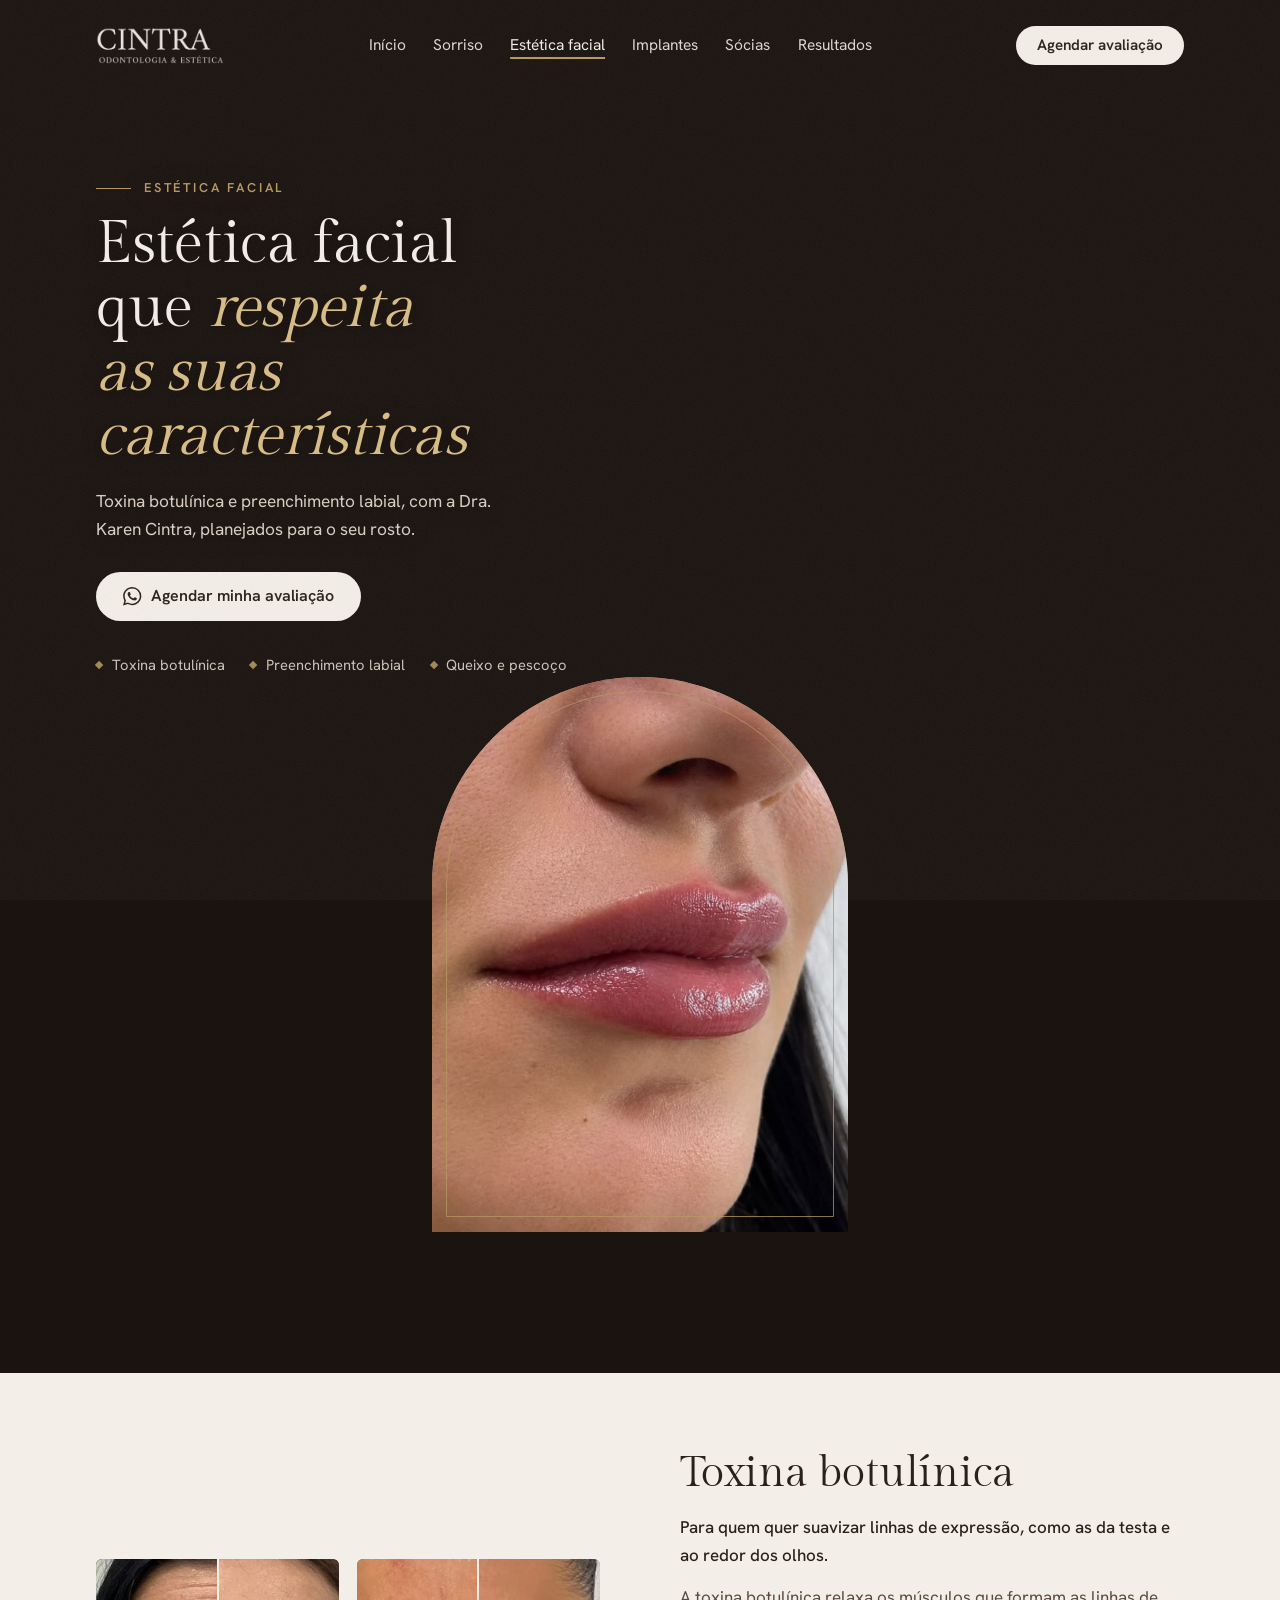
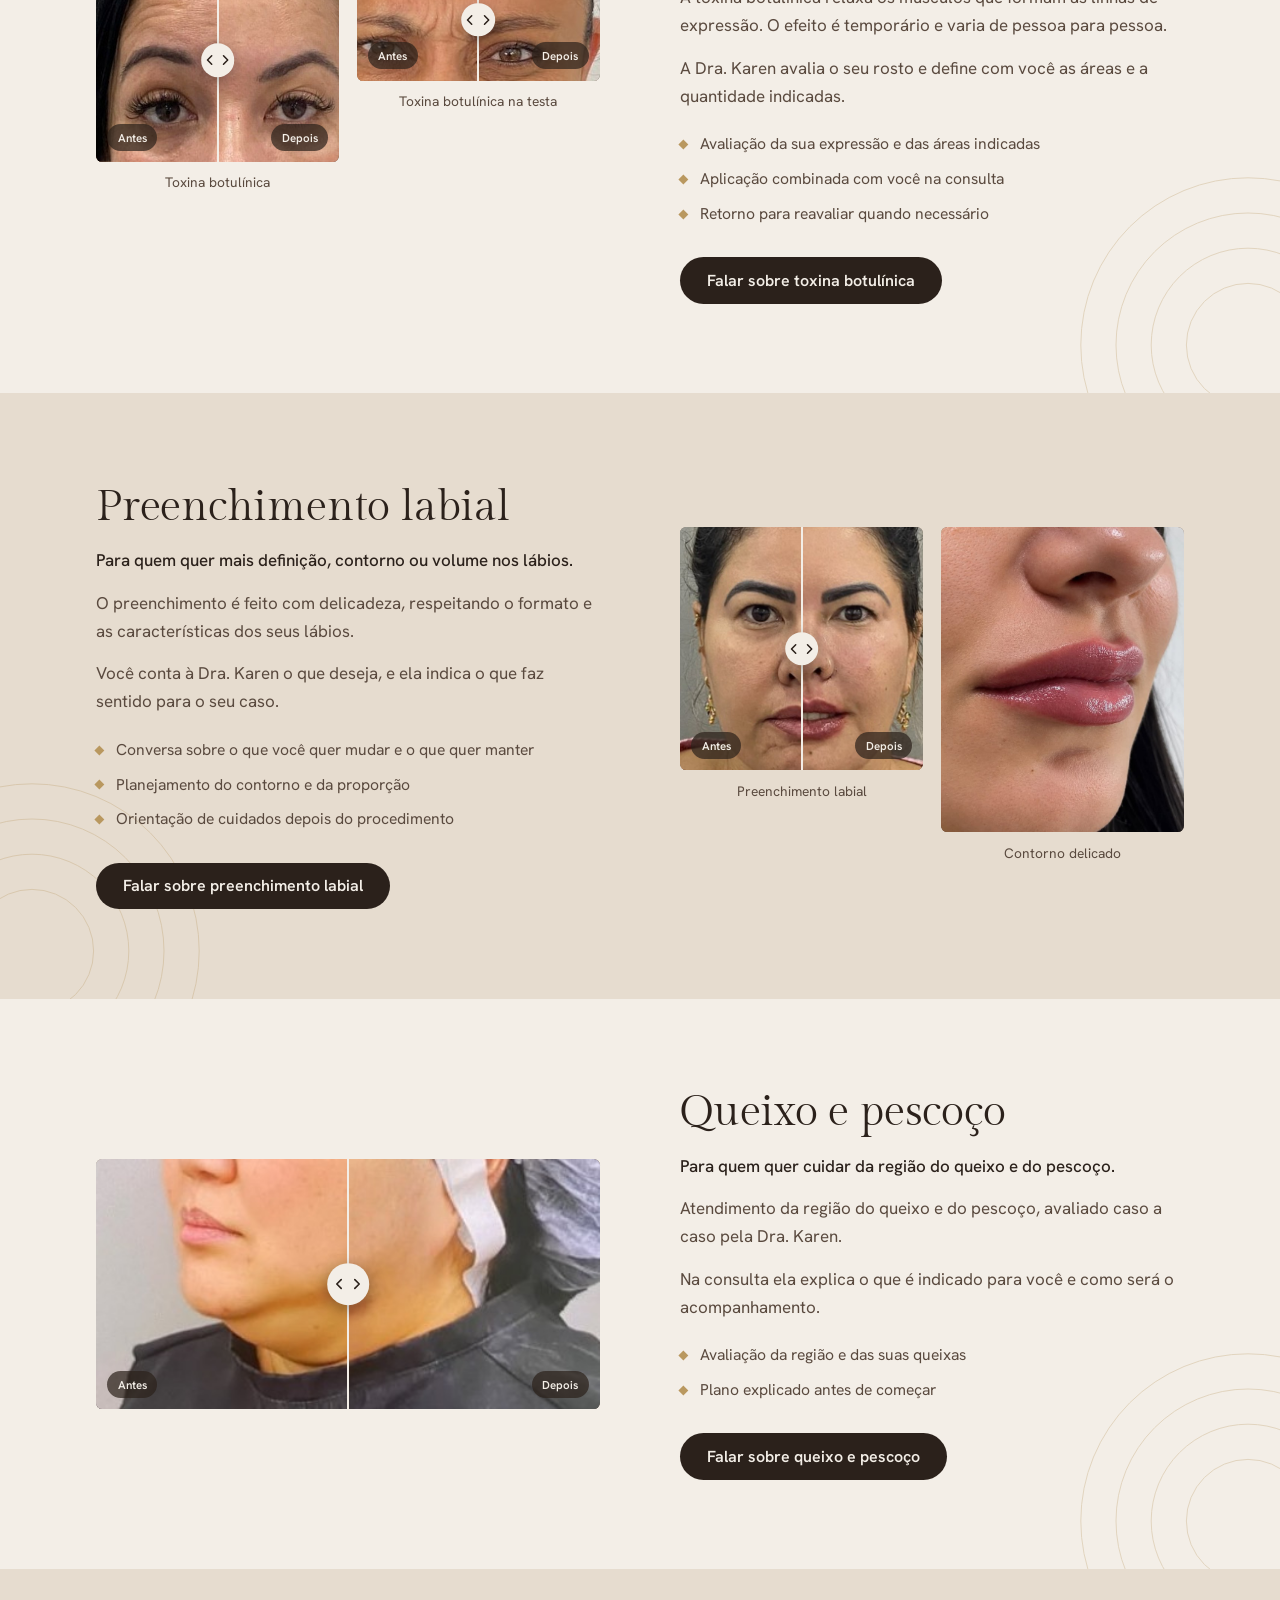
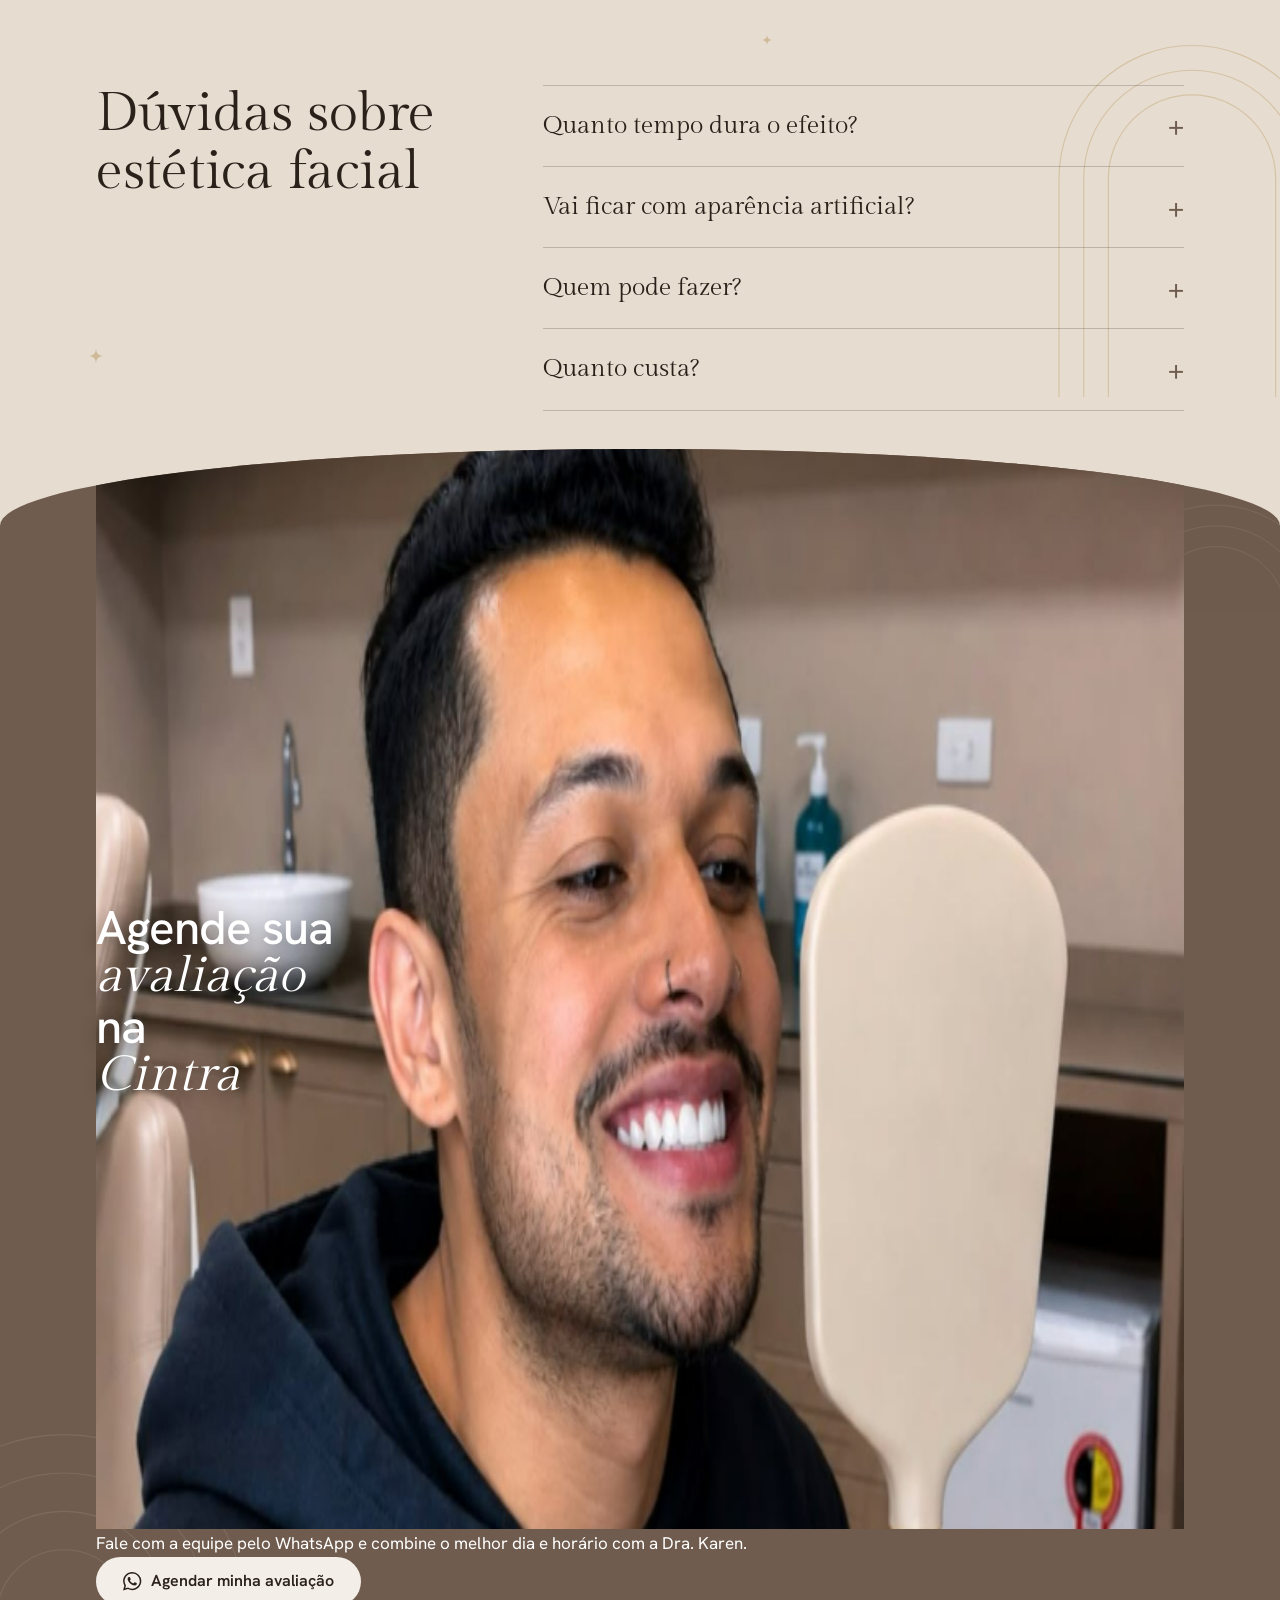
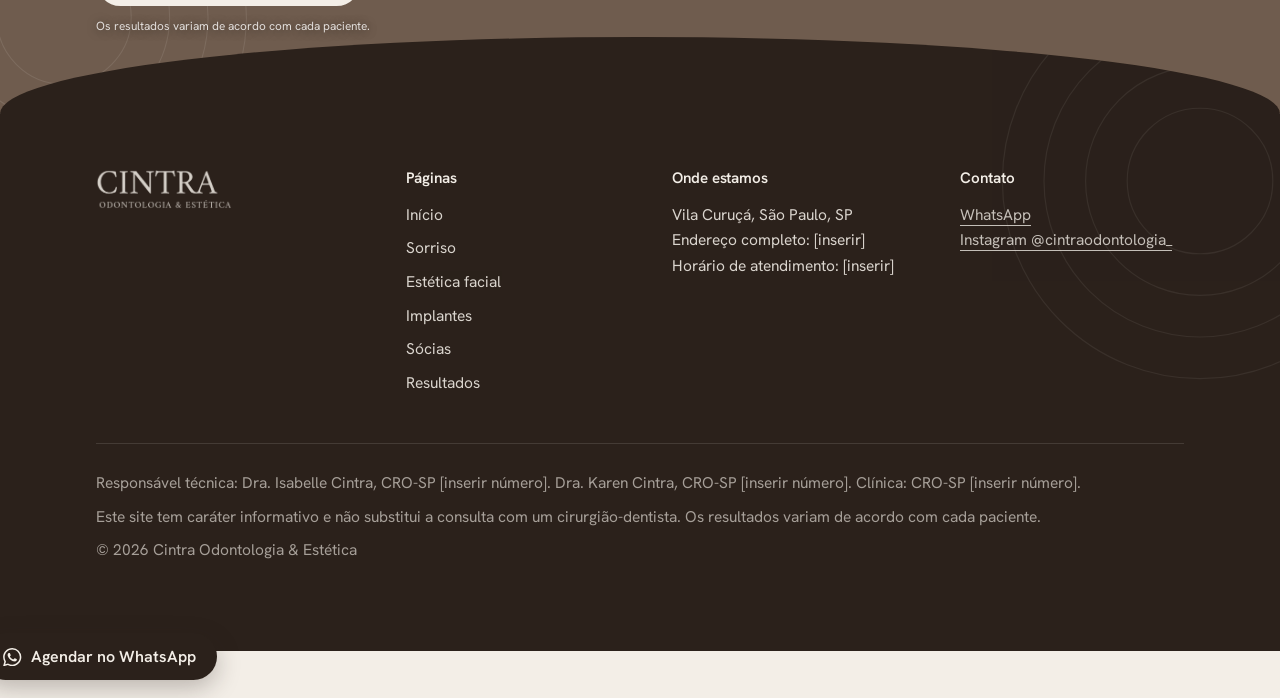
<file: estetica-facial.html>
<!doctype html>
<html lang="pt-BR">
<head>
<meta charset="utf-8">
<meta name="viewport" content="width=device-width, initial-scale=1">
<title>Estética facial | Toxina botulínica e preenchimento labial | Cintra Odontologia</title>
<meta name="description" content="Toxina botulínica e preenchimento labial com a Dra. Karen Cintra, na Cintra Odontologia, Vila Curuçá, São Paulo.">
<meta name="theme-color" content="#6F5C4E">
<meta property="og:title" content="Estética facial | Toxina botulínica e preenchimento labial | Cintra Odontologia">
<meta property="og:description" content="Toxina botulínica e preenchimento labial com a Dra. Karen Cintra, na Cintra Odontologia, Vila Curuçá, São Paulo.">
<meta property="og:type" content="website">
<link rel="icon" href="data:image/svg+xml,%3Csvg xmlns='http://www.w3.org/2000/svg' viewBox='0 0 64 64'%3E%3Crect width='64' height='64' rx='32' fill='%236F5C4E'/%3E%3Ctext x='32' y='43' font-size='34' text-anchor='middle' fill='%23F3EEE7' font-family='Georgia,serif'%3EC%3C/text%3E%3C/svg%3E">
<link rel="preconnect" href="https://fonts.googleapis.com">
<link rel="preconnect" href="https://fonts.gstatic.com" crossorigin>
<link href="https://fonts.googleapis.com/css2?family=Gilda+Display&family=Hanken+Grotesk:wght@400;500;600&family=Fraunces:ital,opsz,wght,SOFT@0,9..144,400..600,100;1,9..144,400..500,100&family=Nunito:wght@400;600;700&display=swap" rel="stylesheet">
<link rel="stylesheet" href="style.css">

</head>
<body>

<header class="site-header">
  <div class="wrap">
    <a class="brand" href="index.html" aria-label="Cintra Odontologia e Estética, página inicial">
      <img src="logo-cintra.png" alt="Cintra Odontologia &amp; Estética" width="596" height="174">
    </a>
    <nav class="nav" id="menu" aria-label="Principal"><a href="index.html">Início</a><a href="sorriso.html">Sorriso</a><a href="estetica-facial.html" aria-current="page">Estética facial</a><a href="implantes.html">Implantes</a><a href="socias.html">Sócias</a><a href="resultados.html">Resultados</a></nav>
    <div class="hdr-right">
      <a class="btn btn-light" data-wa="Olá! Gostaria de agendar uma avaliação na Cintra Odontologia." href="https://www.instagram.com/cintraodontologia_/">Agendar avaliação</a>
      <button class="nav-toggle" type="button" aria-label="Abrir menu" aria-expanded="false" aria-controls="menu"><span></span></button>
    </div>
  </div>
</header>

<main id="topo">
<section class="phero">
  <div class="wrap phero-grid">
    <div>
      <p class="kicker">Estética facial</p>
      <h1>Estética facial que <em>respeita as suas características</em></h1>
      <p class="sub">Toxina botulínica e preenchimento labial, com a Dra. Karen Cintra, planejados para o seu rosto.</p>
      <a class="btn btn-light" data-wa="Olá! Gostaria de agendar uma avaliação de estética facial com a Dra. Karen." href="https://www.instagram.com/cintraodontologia_/"><svg viewBox="0 0 24 24" aria-hidden="true"><path d="M17.472 14.382c-.297-.149-1.758-.867-2.03-.967-.273-.099-.471-.148-.67.15-.197.297-.767.966-.94 1.164-.173.199-.347.223-.644.075-.297-.15-1.255-.463-2.39-1.475-.883-.788-1.48-1.761-1.653-2.059-.173-.297-.018-.458.13-.606.134-.133.298-.347.446-.52.149-.174.198-.298.298-.497.099-.198.05-.371-.025-.52-.075-.149-.669-1.612-.916-2.207-.242-.579-.487-.5-.669-.51-.173-.008-.371-.01-.57-.01-.198 0-.52.074-.792.372-.272.297-1.04 1.016-1.04 2.479 0 1.462 1.065 2.875 1.213 3.074.149.198 2.096 3.2 5.077 4.487.709.306 1.262.489 1.694.625.712.227 1.36.195 1.871.118.571-.085 1.758-.719 2.006-1.413.248-.694.248-1.289.173-1.413-.074-.124-.272-.198-.57-.347m-5.421 7.403h-.004a9.87 9.87 0 01-5.031-1.378l-.361-.214-3.741.982.998-3.648-.235-.374a9.86 9.86 0 01-1.51-5.26c.001-5.45 4.436-9.884 9.888-9.884 2.64 0 5.122 1.03 6.988 2.898a9.825 9.825 0 012.893 6.994c-.003 5.45-4.437 9.884-9.885 9.884m8.413-18.297A11.815 11.815 0 0012.05 0C5.495 0 .16 5.335.157 11.892c0 2.096.547 4.142 1.588 5.945L.057 24l6.305-1.654a11.882 11.882 0 005.683 1.448h.005c6.554 0 11.89-5.335 11.893-11.893a11.821 11.821 0 00-3.48-8.413Z"/></svg>Agendar minha avaliação</a>
      <div class="phero-links"><a href="#toxina-botulinica">Toxina botulínica</a><a href="#preenchimento-labial">Preenchimento labial</a><a href="#queixo-pescoco">Queixo e pescoço</a></div>
    </div>
    <div class="arch"><img src="labios-resultado.jpg" alt="Lábios depois do preenchimento labial" fetchpriority="high"></div>
  </div>
</section>
<section class="tb bg-ivory curved" id="toxina-botulinica">
  <div class="wrap tb-grid">
    <div class="tb-media pair"><figure><div class="ba" data-ba style="--ar:432/360;--arn:1.2000">
            <img src="botox-depois.jpg" alt="Depois: Toxina botulínica" loading="lazy">
            <img class="ba-before" src="botox-antes.jpg" alt="Antes: Toxina botulínica" loading="lazy">
            <span class="ba-pill l">Antes</span>
            <span class="ba-pill r">Depois</span>
            <div class="ba-line"><div class="ba-knob"><svg viewBox="0 0 24 24" aria-hidden="true"><polyline points="15 18 9 12 15 6"/></svg><svg viewBox="0 0 24 24" aria-hidden="true"><polyline points="9 18 15 12 9 6"/></svg></div></div>
            <input type="range" min="0" max="100" value="50" aria-label="Comparar antes e depois: toxina botulínica">
          </div><figcaption>Toxina botulínica</figcaption></figure><figure><div class="ba" data-ba style="--ar:304/152;--arn:2.0000">
            <img src="botox2-depois.jpg" alt="Depois: Toxina botulínica na testa" loading="lazy">
            <img class="ba-before" src="botox2-antes.jpg" alt="Antes: Toxina botulínica na testa" loading="lazy">
            <span class="ba-pill l">Antes</span>
            <span class="ba-pill r">Depois</span>
            <div class="ba-line"><div class="ba-knob"><svg viewBox="0 0 24 24" aria-hidden="true"><polyline points="15 18 9 12 15 6"/></svg><svg viewBox="0 0 24 24" aria-hidden="true"><polyline points="9 18 15 12 9 6"/></svg></div></div>
            <input type="range" min="0" max="100" value="50" aria-label="Comparar antes e depois: toxina botulínica na testa">
          </div><figcaption>Toxina botulínica na testa</figcaption></figure></div>
    <div class="tb-text">
      <h2>Toxina botulínica</h2>
      <p class="tb-for">Para quem quer suavizar linhas de expressão, como as da testa e ao redor dos olhos.</p>
      <p>A toxina botulínica relaxa os músculos que formam as linhas de expressão. O efeito é temporário e varia de pessoa para pessoa.</p><p>A Dra. Karen avalia o seu rosto e define com você as áreas e a quantidade indicadas.</p>
      <ul class="points"><li>Avaliação da sua expressão e das áreas indicadas</li><li>Aplicação combinada com você na consulta</li><li>Retorno para reavaliar quando necessário</li></ul>
      <a class="btn btn-dark" data-wa="Olá! Gostaria de saber mais sobre toxina botulínica." href="https://www.instagram.com/cintraodontologia_/">Falar sobre toxina botulínica</a>
    </div>
  </div>
</section>
<section class="tb bg-sand rev" id="preenchimento-labial">
  <div class="wrap tb-grid">
    <div class="tb-media pair"><figure><div class="ba" data-ba style="--ar:1/1;--arn:1.0000">
            <img src="labios2-depois.jpg" alt="Depois: Preenchimento labial" loading="lazy">
            <img class="ba-before" src="labios2-antes.jpg" alt="Antes: Preenchimento labial" loading="lazy">
            <span class="ba-pill l">Antes</span>
            <span class="ba-pill r">Depois</span>
            <div class="ba-line"><div class="ba-knob"><svg viewBox="0 0 24 24" aria-hidden="true"><polyline points="15 18 9 12 15 6"/></svg><svg viewBox="0 0 24 24" aria-hidden="true"><polyline points="9 18 15 12 9 6"/></svg></div></div>
            <input type="range" min="0" max="100" value="50" aria-label="Comparar antes e depois: preenchimento labial">
          </div><figcaption>Preenchimento labial</figcaption></figure><figure><div class="ba ba-static" style="--ar:0.7968;--arn:0.7968"><img src="labios-resultado.jpg" alt="Resultado de preenchimento labial com contorno delicado" loading="lazy"></div><figcaption>Contorno delicado</figcaption></figure></div>
    <div class="tb-text">
      <h2>Preenchimento labial</h2>
      <p class="tb-for">Para quem quer mais definição, contorno ou volume nos lábios.</p>
      <p>O preenchimento é feito com delicadeza, respeitando o formato e as características dos seus lábios.</p><p>Você conta à Dra. Karen o que deseja, e ela indica o que faz sentido para o seu caso.</p>
      <ul class="points"><li>Conversa sobre o que você quer mudar e o que quer manter</li><li>Planejamento do contorno e da proporção</li><li>Orientação de cuidados depois do procedimento</li></ul>
      <a class="btn btn-dark" data-wa="Olá! Gostaria de saber mais sobre preenchimento labial." href="https://www.instagram.com/cintraodontologia_/">Falar sobre preenchimento labial</a>
    </div>
  </div>
</section>
<section class="tb bg-ivory" id="queixo-pescoco">
  <div class="wrap tb-grid">
    <div class="tb-media"><div class="ba" data-ba style="--ar:418/208;--arn:2.0096">
            <img src="queixo-depois.jpg" alt="Depois: Estética facial na região do queixo e do pescoço" loading="lazy">
            <img class="ba-before" src="queixo-antes.jpg" alt="Antes: Estética facial na região do queixo e do pescoço" loading="lazy">
            <span class="ba-pill l">Antes</span>
            <span class="ba-pill r">Depois</span>
            <div class="ba-line"><div class="ba-knob"><svg viewBox="0 0 24 24" aria-hidden="true"><polyline points="15 18 9 12 15 6"/></svg><svg viewBox="0 0 24 24" aria-hidden="true"><polyline points="9 18 15 12 9 6"/></svg></div></div>
            <input type="range" min="0" max="100" value="50" aria-label="Comparar antes e depois: queixo e pescoço">
          </div></div>
    <div class="tb-text">
      <h2>Queixo e pescoço</h2>
      <p class="tb-for">Para quem quer cuidar da região do queixo e do pescoço.</p>
      <p>Atendimento da região do queixo e do pescoço, avaliado caso a caso pela Dra. Karen.</p><p>Na consulta ela explica o que é indicado para você e como será o acompanhamento.</p>
      <ul class="points"><li>Avaliação da região e das suas queixas</li><li>Plano explicado antes de começar</li></ul>
      <a class="btn btn-dark" data-wa="Olá! Gostaria de saber mais sobre o cuidado da região do queixo e do pescoço." href="https://www.instagram.com/cintraodontologia_/">Falar sobre queixo e pescoço</a>
    </div>
  </div>
</section>
<section class="faq" id="duvidas">
  <div class="wrap faq-grid">
    <h2>Dúvidas sobre estética facial</h2>
    <div>
      <details>
        <summary>Quanto tempo dura o efeito?</summary>
        <p>O efeito é temporário e varia de pessoa para pessoa e de procedimento para procedimento. A Dra. Karen explica o prazo esperado no seu caso e quando voltar.</p>
      </details>
      <details>
        <summary>Vai ficar com aparência artificial?</summary>
        <p>O objetivo é respeitar as suas características. Na avaliação a Dra. Karen conversa sobre o que você quer e indica apenas o que faz sentido para o seu rosto.</p>
      </details>
      <details>
        <summary>Quem pode fazer?</summary>
        <p>A avaliação define. Há situações em que o procedimento não é indicado, por isso conte todo o seu histórico de saúde na consulta.</p>
      </details>
      <details>
        <summary>Quanto custa?</summary>
        <p>O valor depende do seu caso e do procedimento indicado. Apresentamos o orçamento depois da avaliação.</p>
      </details>
    </div>
  </div>
</section>
<section class="cta curved">
  <div class="wrap">
    <div class="cta-card">
      <figure class="cta-photo"><img src="paciente-cintra.jpg" alt="Paciente da Cintra sorrindo ao ver o resultado no espelho" width="1920" height="1080" loading="lazy"></figure>
      <div class="cta-body">
        <h2>Agende sua <em>avaliação</em> na <em>Cintra</em></h2>
        <p>Fale com a equipe pelo WhatsApp e combine o melhor dia e horário com a Dra. Karen.</p>
        <a class="btn btn-light" data-wa="Olá! Gostaria de agendar uma avaliação de estética facial com a Dra. Karen." href="https://www.instagram.com/cintraodontologia_/"><svg viewBox="0 0 24 24" aria-hidden="true"><path d="M17.472 14.382c-.297-.149-1.758-.867-2.03-.967-.273-.099-.471-.148-.67.15-.197.297-.767.966-.94 1.164-.173.199-.347.223-.644.075-.297-.15-1.255-.463-2.39-1.475-.883-.788-1.48-1.761-1.653-2.059-.173-.297-.018-.458.13-.606.134-.133.298-.347.446-.52.149-.174.198-.298.298-.497.099-.198.05-.371-.025-.52-.075-.149-.669-1.612-.916-2.207-.242-.579-.487-.5-.669-.51-.173-.008-.371-.01-.57-.01-.198 0-.52.074-.792.372-.272.297-1.04 1.016-1.04 2.479 0 1.462 1.065 2.875 1.213 3.074.149.198 2.096 3.2 5.077 4.487.709.306 1.262.489 1.694.625.712.227 1.36.195 1.871.118.571-.085 1.758-.719 2.006-1.413.248-.694.248-1.289.173-1.413-.074-.124-.272-.198-.57-.347m-5.421 7.403h-.004a9.87 9.87 0 01-5.031-1.378l-.361-.214-3.741.982.998-3.648-.235-.374a9.86 9.86 0 01-1.51-5.26c.001-5.45 4.436-9.884 9.888-9.884 2.64 0 5.122 1.03 6.988 2.898a9.825 9.825 0 012.893 6.994c-.003 5.45-4.437 9.884-9.885 9.884m8.413-18.297A11.815 11.815 0 0012.05 0C5.495 0 .16 5.335.157 11.892c0 2.096.547 4.142 1.588 5.945L.057 24l6.305-1.654a11.882 11.882 0 005.683 1.448h.005c6.554 0 11.89-5.335 11.893-11.893a11.821 11.821 0 00-3.48-8.413Z"/></svg>Agendar minha avaliação</a>
        <small class="cta-note">Os resultados variam de acordo com cada paciente.</small>
      </div>
    </div>
  </div>
</section>
</main>

<footer class="footer curved">
  <div class="wrap">
    <div class="footer-grid">
      <div>
        <a class="brand" href="index.html" aria-label="Página inicial">
          <img src="logo-cintra.png" alt="Cintra Odontologia &amp; Estética" width="596" height="174">
        </a>
      </div>
      <div>
        <h3>Páginas</h3>
        <div class="footer-nav"><a href="index.html">Início</a><a href="sorriso.html">Sorriso</a><a href="estetica-facial.html">Estética facial</a><a href="implantes.html">Implantes</a><a href="socias.html">Sócias</a><a href="resultados.html">Resultados</a></div>
      </div>
      <div>
        <h3>Onde estamos</h3>
        <p>Vila Curuçá, São Paulo, SP</p>
        <p><!-- PENDENTE --> Endereço completo: [inserir]</p>
        <p><!-- PENDENTE --> Horário de atendimento: [inserir]</p>
      </div>
      <div>
        <h3>Contato</h3>
        <p><a data-wa="Olá! Gostaria de falar com a Cintra Odontologia." href="https://www.instagram.com/cintraodontologia_/">WhatsApp</a></p>
        <p><a href="https://www.instagram.com/cintraodontologia_/" target="_blank" rel="noopener">Instagram @cintraodontologia_</a></p>
      </div>
    </div>
    <div class="legal">
      <p><!-- PENDENTE --> Responsável técnica: Dra. Isabelle Cintra, CRO-SP [inserir número]. Dra. Karen Cintra, CRO-SP [inserir número]. Clínica: CRO-SP [inserir número].</p>
      <p>Este site tem caráter informativo e não substitui a consulta com um cirurgião-dentista. Os resultados variam de acordo com cada paciente.</p>
      <p>© <span id="ano">2026</span> Cintra Odontologia &amp; Estética</p>
    </div>
  </div>
</footer>

<a class="btn btn-dark float-wa" data-wa="Olá! Gostaria de agendar uma avaliação na Cintra Odontologia." href="https://www.instagram.com/cintraodontologia_/" aria-label="Agendar avaliação pelo WhatsApp">
  <svg viewBox="0 0 24 24" aria-hidden="true"><path d="M17.472 14.382c-.297-.149-1.758-.867-2.03-.967-.273-.099-.471-.148-.67.15-.197.297-.767.966-.94 1.164-.173.199-.347.223-.644.075-.297-.15-1.255-.463-2.39-1.475-.883-.788-1.48-1.761-1.653-2.059-.173-.297-.018-.458.13-.606.134-.133.298-.347.446-.52.149-.174.198-.298.298-.497.099-.198.05-.371-.025-.52-.075-.149-.669-1.612-.916-2.207-.242-.579-.487-.5-.669-.51-.173-.008-.371-.01-.57-.01-.198 0-.52.074-.792.372-.272.297-1.04 1.016-1.04 2.479 0 1.462 1.065 2.875 1.213 3.074.149.198 2.096 3.2 5.077 4.487.709.306 1.262.489 1.694.625.712.227 1.36.195 1.871.118.571-.085 1.758-.719 2.006-1.413.248-.694.248-1.289.173-1.413-.074-.124-.272-.198-.57-.347m-5.421 7.403h-.004a9.87 9.87 0 01-5.031-1.378l-.361-.214-3.741.982.998-3.648-.235-.374a9.86 9.86 0 01-1.51-5.26c.001-5.45 4.436-9.884 9.888-9.884 2.64 0 5.122 1.03 6.988 2.898a9.825 9.825 0 012.893 6.994c-.003 5.45-4.437 9.884-9.885 9.884m8.413-18.297A11.815 11.815 0 0012.05 0C5.495 0 .16 5.335.157 11.892c0 2.096.547 4.142 1.588 5.945L.057 24l6.305-1.654a11.882 11.882 0 005.683 1.448h.005c6.554 0 11.89-5.335 11.893-11.893a11.821 11.821 0 00-3.48-8.413Z"/></svg>
  Agendar no WhatsApp
</a>

<script src="site.js"></script>
</body>
</html>
</file>
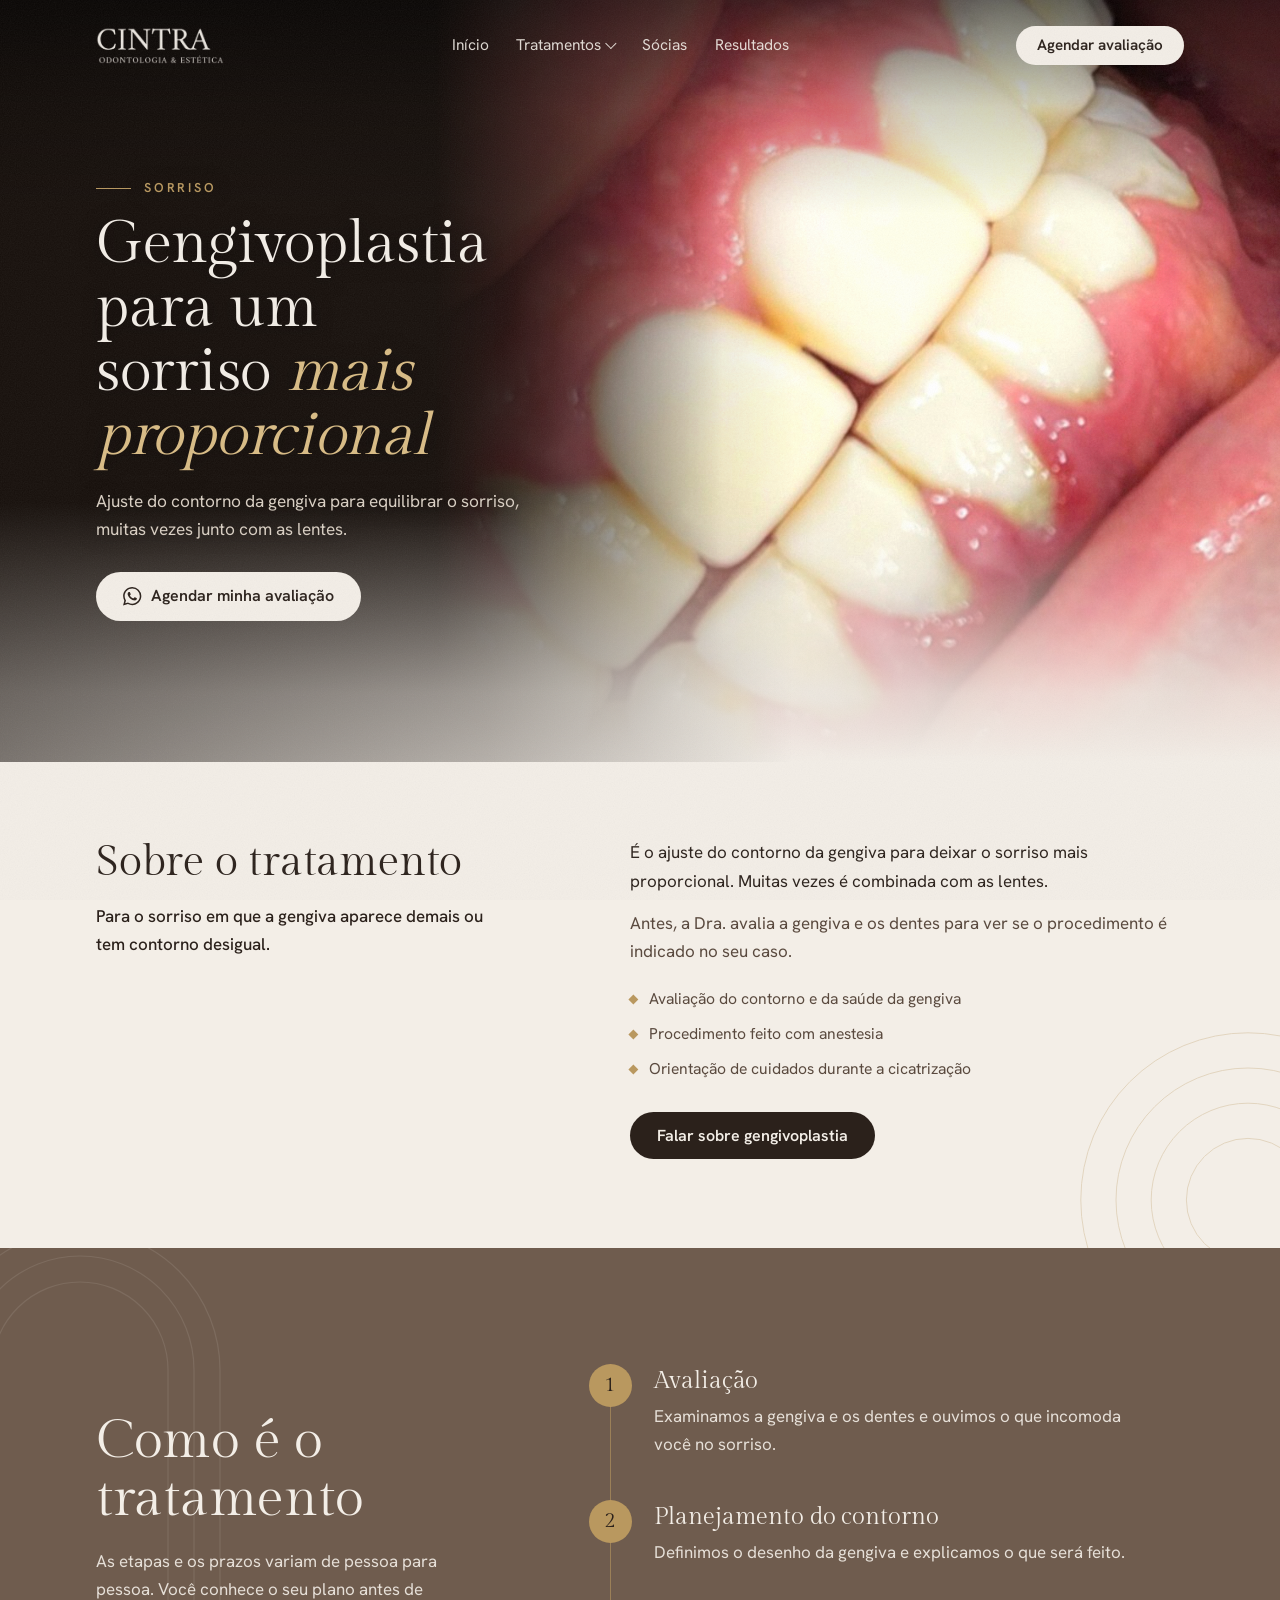
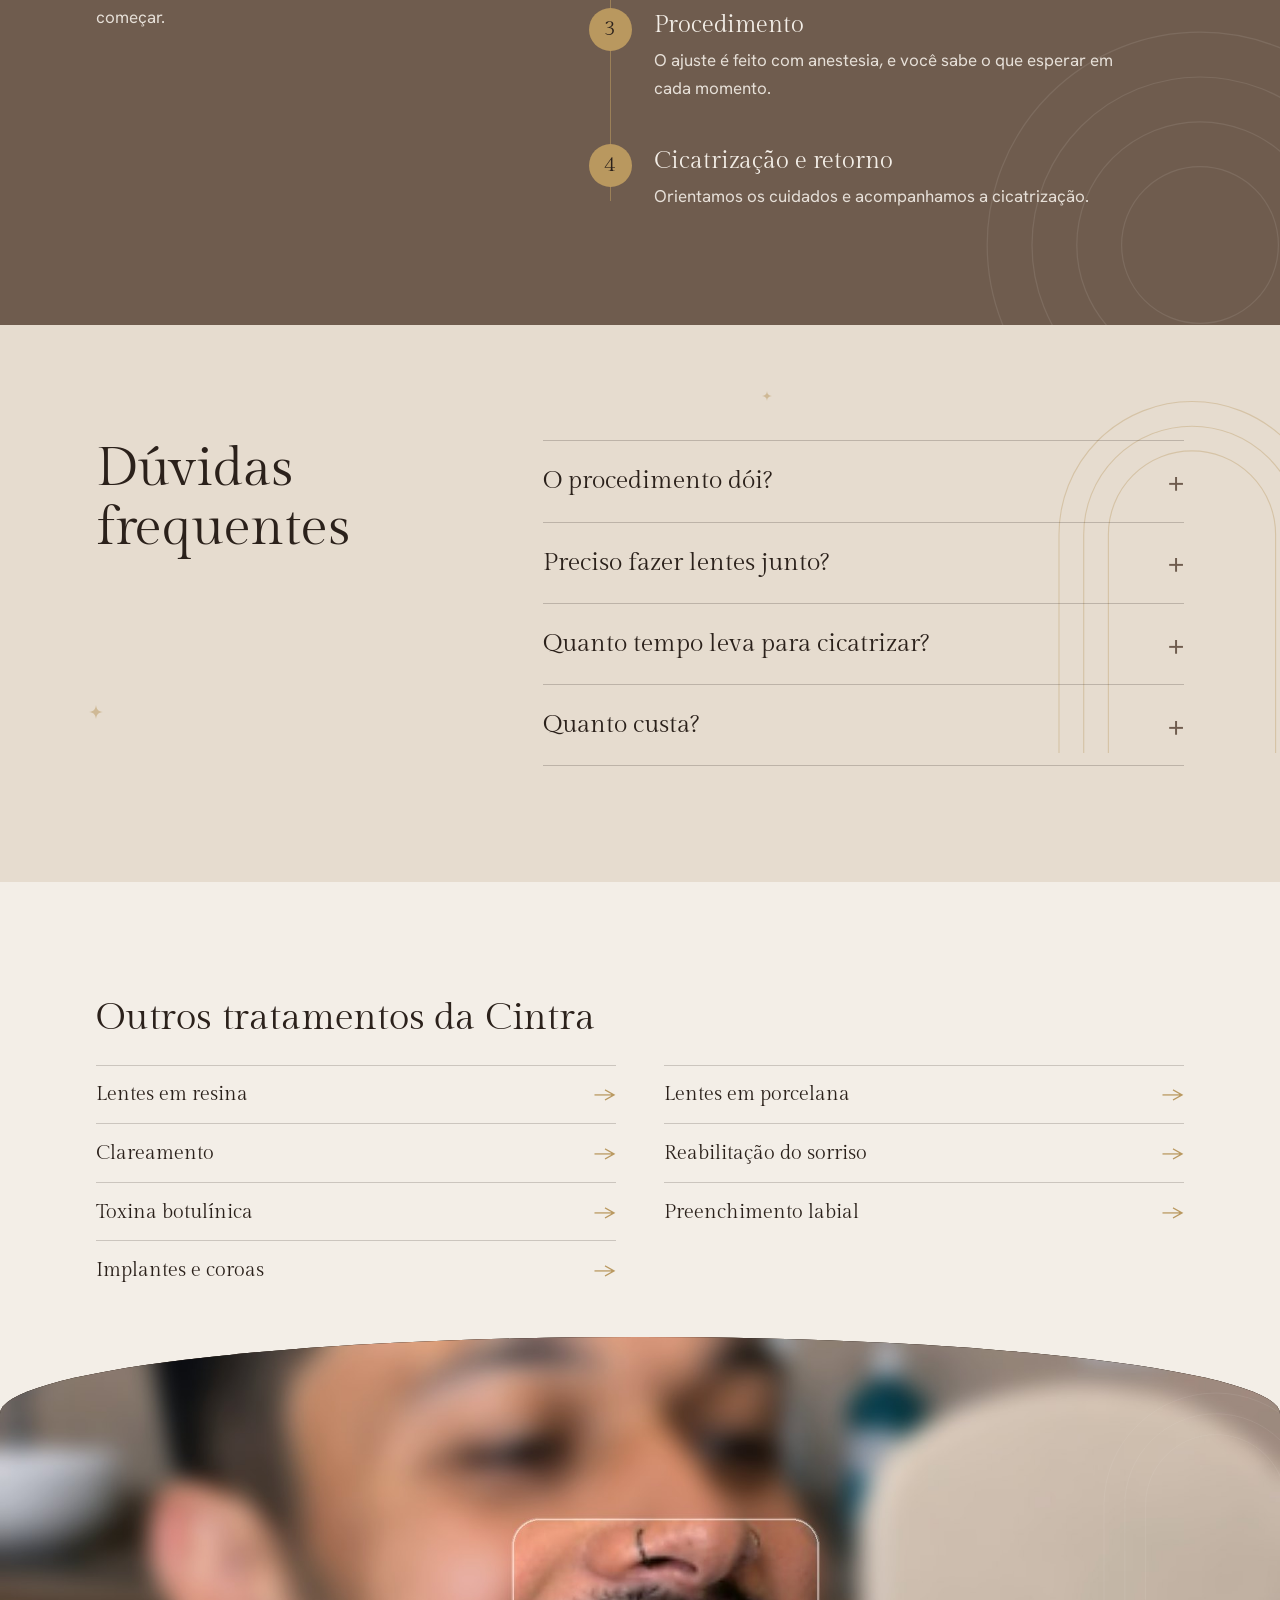
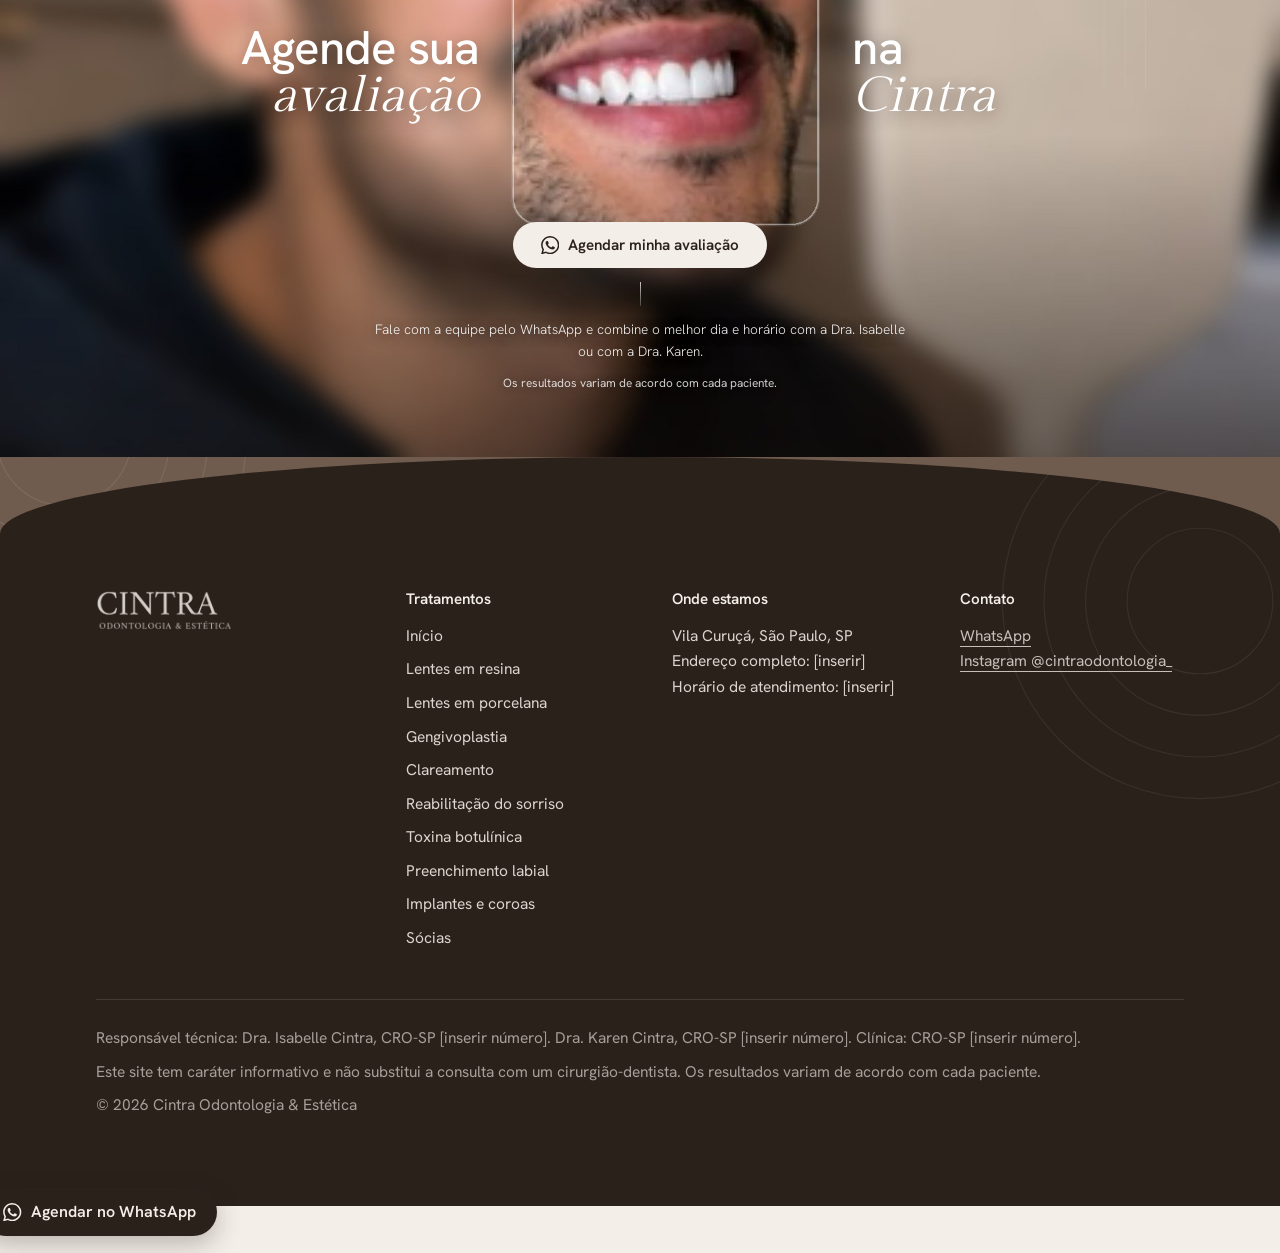
<file: gengivoplastia.html>
<!doctype html>
<html lang="pt-BR">
<head>
<meta charset="utf-8">
<meta name="viewport" content="width=device-width, initial-scale=1">
<title>Gengivoplastia | Cintra Odontologia</title>
<meta name="description" content="Gengivoplastia para equilibrar o contorno da gengiva e deixar o sorriso mais proporcional. Cintra Odontologia, Vila Curuçá, SP.">
<meta name="theme-color" content="#6F5C4E">
<meta property="og:title" content="Gengivoplastia | Cintra Odontologia">
<meta property="og:description" content="Gengivoplastia para equilibrar o contorno da gengiva e deixar o sorriso mais proporcional. Cintra Odontologia, Vila Curuçá, SP.">
<meta property="og:type" content="website">
<link rel="icon" href="data:image/svg+xml,%3Csvg xmlns='http://www.w3.org/2000/svg' viewBox='0 0 64 64'%3E%3Crect width='64' height='64' rx='32' fill='%236F5C4E'/%3E%3Ctext x='32' y='43' font-size='34' text-anchor='middle' fill='%23F3EEE7' font-family='Georgia,serif'%3EC%3C/text%3E%3C/svg%3E">
<link rel="preconnect" href="https://fonts.googleapis.com">
<link rel="preconnect" href="https://fonts.gstatic.com" crossorigin>
<link href="https://fonts.googleapis.com/css2?family=Gilda+Display&family=Hanken+Grotesk:wght@400;500;600&family=Fraunces:ital,opsz,wght,SOFT@0,9..144,400..600,100;1,9..144,400..500,100&family=Nunito:wght@400;600;700&display=swap" rel="stylesheet">
<link rel="stylesheet" href="style.css">

</head>
<body>

<header class="site-header">
  <div class="wrap">
    <a class="brand" href="index.html" aria-label="Cintra Odontologia e Estética, página inicial">
      <img src="logo-cintra.png" alt="Cintra Odontologia &amp; Estética" width="596" height="174">
    </a>
    <nav class="nav" id="menu" aria-label="Principal">
      <a href="index.html">Início</a>
      <div class="nav-dd"><button type="button" aria-haspopup="true" aria-expanded="false" aria-current="page">Tratamentos</button><div class="dd-panel"><div><div><b>Sorriso</b><a href="lentes-resina.html">Lentes em resina</a><a href="lentes-porcelana.html">Lentes em porcelana</a><a href="gengivoplastia.html" aria-current="page">Gengivoplastia</a><a href="clareamento.html">Clareamento</a><a href="reabilitacao.html">Reabilitação do sorriso</a></div><div><b>Estética facial</b><a href="toxina-botulinica.html">Toxina botulínica</a><a href="preenchimento-labial.html">Preenchimento labial</a></div><div><b>Implantes</b><a href="implantes-e-coroas.html">Implantes e coroas</a></div></div></div></div>
      <a href="socias.html">Sócias</a>
      <a href="index.html#casos">Resultados</a>
    </nav>
    <div class="hdr-right">
      <a class="btn btn-light" data-wa="Olá! Gostaria de agendar uma avaliação na Cintra Odontologia." href="https://www.instagram.com/cintraodontologia_/">Agendar avaliação</a>
      <button class="nav-toggle" type="button" aria-label="Abrir menu" aria-expanded="false" aria-controls="menu"><span></span></button>
    </div>
  </div>
</header>

<main id="topo">
<section class="phero">
  <div class="phero-bg" aria-hidden="true"><img src="capa-gengivoplastia.jpg" alt="" fetchpriority="high"></div>
  <div class="wrap phero-grid">
    <div class="phero-text">
      <p class="kicker">Sorriso</p>
      <h1>Gengivoplastia para um sorriso <em>mais proporcional</em></h1>
      <p class="sub">Ajuste do contorno da gengiva para equilibrar o sorriso, muitas vezes junto com as lentes.</p>
      <a class="btn btn-light" data-wa="Olá! Gostaria de agendar uma avaliação sobre gengivoplastia." href="https://www.instagram.com/cintraodontologia_/"><svg viewBox="0 0 24 24" aria-hidden="true"><path d="M17.472 14.382c-.297-.149-1.758-.867-2.03-.967-.273-.099-.471-.148-.67.15-.197.297-.767.966-.94 1.164-.173.199-.347.223-.644.075-.297-.15-1.255-.463-2.39-1.475-.883-.788-1.48-1.761-1.653-2.059-.173-.297-.018-.458.13-.606.134-.133.298-.347.446-.52.149-.174.198-.298.298-.497.099-.198.05-.371-.025-.52-.075-.149-.669-1.612-.916-2.207-.242-.579-.487-.5-.669-.51-.173-.008-.371-.01-.57-.01-.198 0-.52.074-.792.372-.272.297-1.04 1.016-1.04 2.479 0 1.462 1.065 2.875 1.213 3.074.149.198 2.096 3.2 5.077 4.487.709.306 1.262.489 1.694.625.712.227 1.36.195 1.871.118.571-.085 1.758-.719 2.006-1.413.248-.694.248-1.289.173-1.413-.074-.124-.272-.198-.57-.347m-5.421 7.403h-.004a9.87 9.87 0 01-5.031-1.378l-.361-.214-3.741.982.998-3.648-.235-.374a9.86 9.86 0 01-1.51-5.26c.001-5.45 4.436-9.884 9.888-9.884 2.64 0 5.122 1.03 6.988 2.898a9.825 9.825 0 012.893 6.994c-.003 5.45-4.437 9.884-9.885 9.884m8.413-18.297A11.815 11.815 0 0012.05 0C5.495 0 .16 5.335.157 11.892c0 2.096.547 4.142 1.588 5.945L.057 24l6.305-1.654a11.882 11.882 0 005.683 1.448h.005c6.554 0 11.89-5.335 11.893-11.893a11.821 11.821 0 00-3.48-8.413Z"/></svg>Agendar minha avaliação</a>
      
    </div>
  </div>
</section>
<section class="tb bg-ivory curved tb-solo" id="sobre">
  <div class="wrap tb-grid">
    <div class="tb-head">
      <h2>Sobre o tratamento</h2>
      <p class="tb-for">Para o sorriso em que a gengiva aparece demais ou tem contorno desigual.</p>
    </div>
    <div class="tb-text">
      <p>É o ajuste do contorno da gengiva para deixar o sorriso mais proporcional. Muitas vezes é combinada com as lentes.</p><p>Antes, a Dra. avalia a gengiva e os dentes para ver se o procedimento é indicado no seu caso.</p>
      <ul class="points"><li>Avaliação do contorno e da saúde da gengiva</li><li>Procedimento feito com anestesia</li><li>Orientação de cuidados durante a cicatrização</li></ul>
      <a class="btn btn-dark" data-wa="Olá! Gostaria de saber mais sobre gengivoplastia." href="https://www.instagram.com/cintraodontologia_/">Falar sobre gengivoplastia</a>
    </div>
  </div>
</section>
<section class="process">
  <div class="wrap process-grid">
    <div class="process-intro">
      <h2>Como é o tratamento</h2>
      <p>As etapas e os prazos variam de pessoa para pessoa. Você conhece o seu plano antes de começar.</p>
    </div>
    <ol class="steps"><li><span class="n">1</span><div><h3>Avaliação</h3><p>Examinamos a gengiva e os dentes e ouvimos o que incomoda você no sorriso.</p></div></li><li><span class="n">2</span><div><h3>Planejamento do contorno</h3><p>Definimos o desenho da gengiva e explicamos o que será feito.</p></div></li><li><span class="n">3</span><div><h3>Procedimento</h3><p>O ajuste é feito com anestesia, e você sabe o que esperar em cada momento.</p></div></li><li><span class="n">4</span><div><h3>Cicatrização e retorno</h3><p>Orientamos os cuidados e acompanhamos a cicatrização.</p></div></li></ol>
  </div>
</section>
<section class="faq" id="duvidas">
  <div class="wrap faq-grid">
    <h2>Dúvidas frequentes</h2>
    <div>
      <details>
        <summary>O procedimento dói?</summary>
        <p>Ele é feito com anestesia. Antes, explicamos o que você vai sentir e, depois, como cuidar durante a cicatrização.</p>
      </details>
      <details>
        <summary>Preciso fazer lentes junto?</summary>
        <p>Nem sempre. Em alguns casos a gengivoplastia resolve sozinha, em outros ela é combinada com lentes. A avaliação define.</p>
      </details>
      <details>
        <summary>Quanto tempo leva para cicatrizar?</summary>
        <p>Varia de pessoa para pessoa. Explicamos os cuidados e o prazo esperado no seu caso.</p>
      </details>
      <details>
        <summary>Quanto custa?</summary>
        <p>O valor depende do seu caso e do tratamento indicado. Apresentamos o orçamento depois da avaliação, para você decidir com todas as informações.</p>
      </details>
    </div>
  </div>
</section>
<section class="more">
  <div class="wrap">
    <h2>Outros tratamentos da Cintra</h2>
    <ul><li><a href="lentes-resina.html">Lentes em resina</a></li><li><a href="lentes-porcelana.html">Lentes em porcelana</a></li><li><a href="clareamento.html">Clareamento</a></li><li><a href="reabilitacao.html">Reabilitação do sorriso</a></li><li><a href="toxina-botulinica.html">Toxina botulínica</a></li><li><a href="preenchimento-labial.html">Preenchimento labial</a></li><li><a href="implantes-e-coroas.html">Implantes e coroas</a></li></ul>
  </div>
</section>
<section class="cta curved">
  <div class="cta-wrap">
    <div class="cta-hero">
      <img src="cta-sorriso.jpg" alt="Paciente da Cintra sorrindo ao ver o resultado no espelho" width="1920" height="1080" loading="lazy">
      <div class="cta-headline">
        <h2 class="cta-l">Agende sua <em>avaliação</em></h2>
        <h2 class="cta-r">na <em>Cintra</em></h2>
      </div>
    </div>
    <div class="cta-actions">
      <a class="btn btn-light" data-wa="Olá! Gostaria de agendar uma avaliação sobre gengivoplastia." href="https://www.instagram.com/cintraodontologia_/"><svg viewBox="0 0 24 24" aria-hidden="true"><path d="M17.472 14.382c-.297-.149-1.758-.867-2.03-.967-.273-.099-.471-.148-.67.15-.197.297-.767.966-.94 1.164-.173.199-.347.223-.644.075-.297-.15-1.255-.463-2.39-1.475-.883-.788-1.48-1.761-1.653-2.059-.173-.297-.018-.458.13-.606.134-.133.298-.347.446-.52.149-.174.198-.298.298-.497.099-.198.05-.371-.025-.52-.075-.149-.669-1.612-.916-2.207-.242-.579-.487-.5-.669-.51-.173-.008-.371-.01-.57-.01-.198 0-.52.074-.792.372-.272.297-1.04 1.016-1.04 2.479 0 1.462 1.065 2.875 1.213 3.074.149.198 2.096 3.2 5.077 4.487.709.306 1.262.489 1.694.625.712.227 1.36.195 1.871.118.571-.085 1.758-.719 2.006-1.413.248-.694.248-1.289.173-1.413-.074-.124-.272-.198-.57-.347m-5.421 7.403h-.004a9.87 9.87 0 01-5.031-1.378l-.361-.214-3.741.982.998-3.648-.235-.374a9.86 9.86 0 01-1.51-5.26c.001-5.45 4.436-9.884 9.888-9.884 2.64 0 5.122 1.03 6.988 2.898a9.825 9.825 0 012.893 6.994c-.003 5.45-4.437 9.884-9.885 9.884m8.413-18.297A11.815 11.815 0 0012.05 0C5.495 0 .16 5.335.157 11.892c0 2.096.547 4.142 1.588 5.945L.057 24l6.305-1.654a11.882 11.882 0 005.683 1.448h.005c6.554 0 11.89-5.335 11.893-11.893a11.821 11.821 0 00-3.48-8.413Z"/></svg>Agendar minha avaliação</a>
      <div class="cta-div" aria-hidden="true"></div>
      <p>Fale com a equipe pelo WhatsApp e combine o melhor dia e horário com a Dra. Isabelle ou com a Dra. Karen.</p>
      <small class="cta-note">Os resultados variam de acordo com cada paciente.</small>
    </div>
  </div>
</section>
</main>

<footer class="footer curved">
  <div class="wrap">
    <div class="footer-grid">
      <div>
        <a class="brand" href="index.html" aria-label="Página inicial">
          <img src="logo-cintra.png" alt="Cintra Odontologia &amp; Estética" width="596" height="174">
        </a>
      </div>
      <div>
        <h3>Tratamentos</h3>
        <div class="footer-nav"><a href="index.html">Início</a><a href="lentes-resina.html">Lentes em resina</a><a href="lentes-porcelana.html">Lentes em porcelana</a><a href="gengivoplastia.html">Gengivoplastia</a><a href="clareamento.html">Clareamento</a><a href="reabilitacao.html">Reabilitação do sorriso</a><a href="toxina-botulinica.html">Toxina botulínica</a><a href="preenchimento-labial.html">Preenchimento labial</a><a href="implantes-e-coroas.html">Implantes e coroas</a><a href="socias.html">Sócias</a></div>
      </div>
      <div>
        <h3>Onde estamos</h3>
        <p>Vila Curuçá, São Paulo, SP</p>
        <p><!-- PENDENTE --> Endereço completo: [inserir]</p>
        <p><!-- PENDENTE --> Horário de atendimento: [inserir]</p>
      </div>
      <div>
        <h3>Contato</h3>
        <p><a data-wa="Olá! Gostaria de falar com a Cintra Odontologia." href="https://www.instagram.com/cintraodontologia_/">WhatsApp</a></p>
        <p><a href="https://www.instagram.com/cintraodontologia_/" target="_blank" rel="noopener">Instagram @cintraodontologia_</a></p>
      </div>
    </div>
    <div class="legal">
      <p><!-- PENDENTE --> Responsável técnica: Dra. Isabelle Cintra, CRO-SP [inserir número]. Dra. Karen Cintra, CRO-SP [inserir número]. Clínica: CRO-SP [inserir número].</p>
      <p>Este site tem caráter informativo e não substitui a consulta com um cirurgião-dentista. Os resultados variam de acordo com cada paciente.</p>
      <p>© <span id="ano">2026</span> Cintra Odontologia &amp; Estética</p>
    </div>
  </div>
</footer>

<a class="btn btn-dark float-wa" data-wa="Olá! Gostaria de agendar uma avaliação na Cintra Odontologia." href="https://www.instagram.com/cintraodontologia_/" aria-label="Agendar avaliação pelo WhatsApp">
  <svg viewBox="0 0 24 24" aria-hidden="true"><path d="M17.472 14.382c-.297-.149-1.758-.867-2.03-.967-.273-.099-.471-.148-.67.15-.197.297-.767.966-.94 1.164-.173.199-.347.223-.644.075-.297-.15-1.255-.463-2.39-1.475-.883-.788-1.48-1.761-1.653-2.059-.173-.297-.018-.458.13-.606.134-.133.298-.347.446-.52.149-.174.198-.298.298-.497.099-.198.05-.371-.025-.52-.075-.149-.669-1.612-.916-2.207-.242-.579-.487-.5-.669-.51-.173-.008-.371-.01-.57-.01-.198 0-.52.074-.792.372-.272.297-1.04 1.016-1.04 2.479 0 1.462 1.065 2.875 1.213 3.074.149.198 2.096 3.2 5.077 4.487.709.306 1.262.489 1.694.625.712.227 1.36.195 1.871.118.571-.085 1.758-.719 2.006-1.413.248-.694.248-1.289.173-1.413-.074-.124-.272-.198-.57-.347m-5.421 7.403h-.004a9.87 9.87 0 01-5.031-1.378l-.361-.214-3.741.982.998-3.648-.235-.374a9.86 9.86 0 01-1.51-5.26c.001-5.45 4.436-9.884 9.888-9.884 2.64 0 5.122 1.03 6.988 2.898a9.825 9.825 0 012.893 6.994c-.003 5.45-4.437 9.884-9.885 9.884m8.413-18.297A11.815 11.815 0 0012.05 0C5.495 0 .16 5.335.157 11.892c0 2.096.547 4.142 1.588 5.945L.057 24l6.305-1.654a11.882 11.882 0 005.683 1.448h.005c6.554 0 11.89-5.335 11.893-11.893a11.821 11.821 0 00-3.48-8.413Z"/></svg>
  Agendar no WhatsApp
</a>

<script src="site.js"></script>
</body>
</html>
</file>
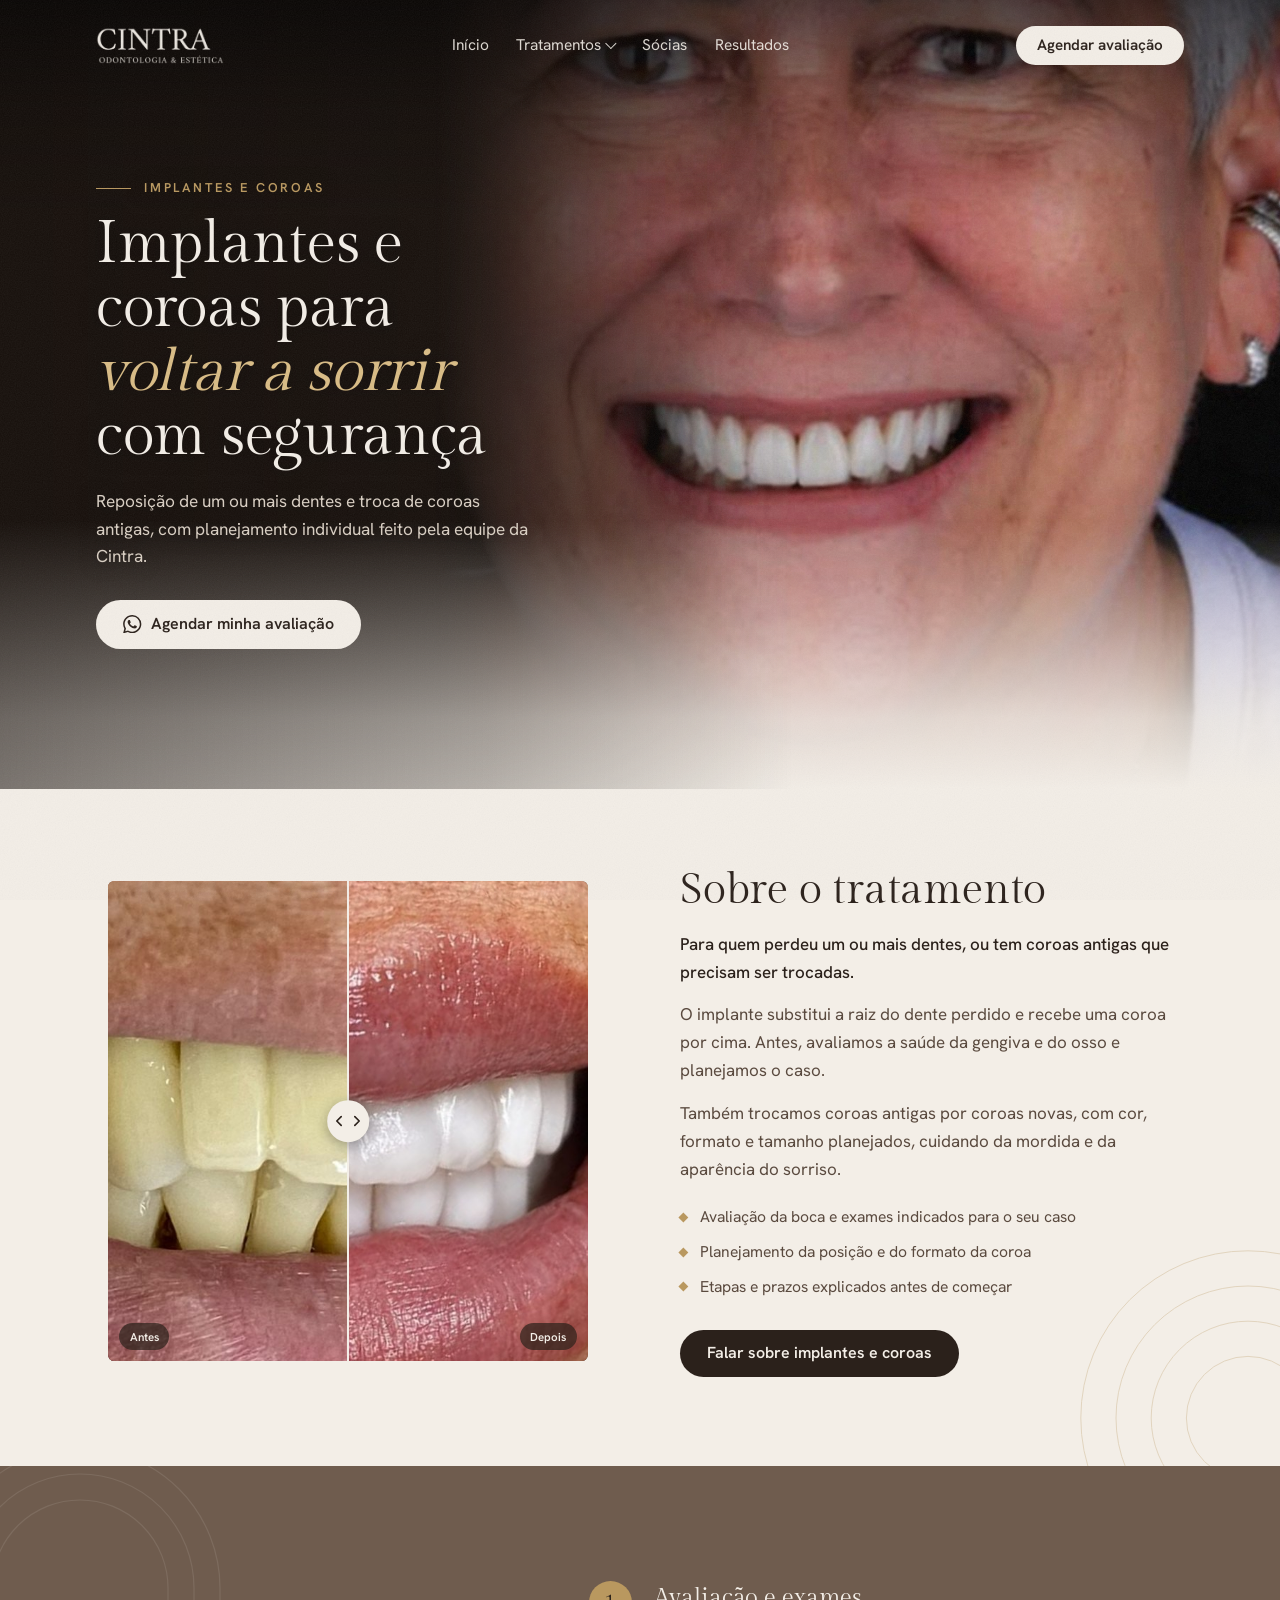
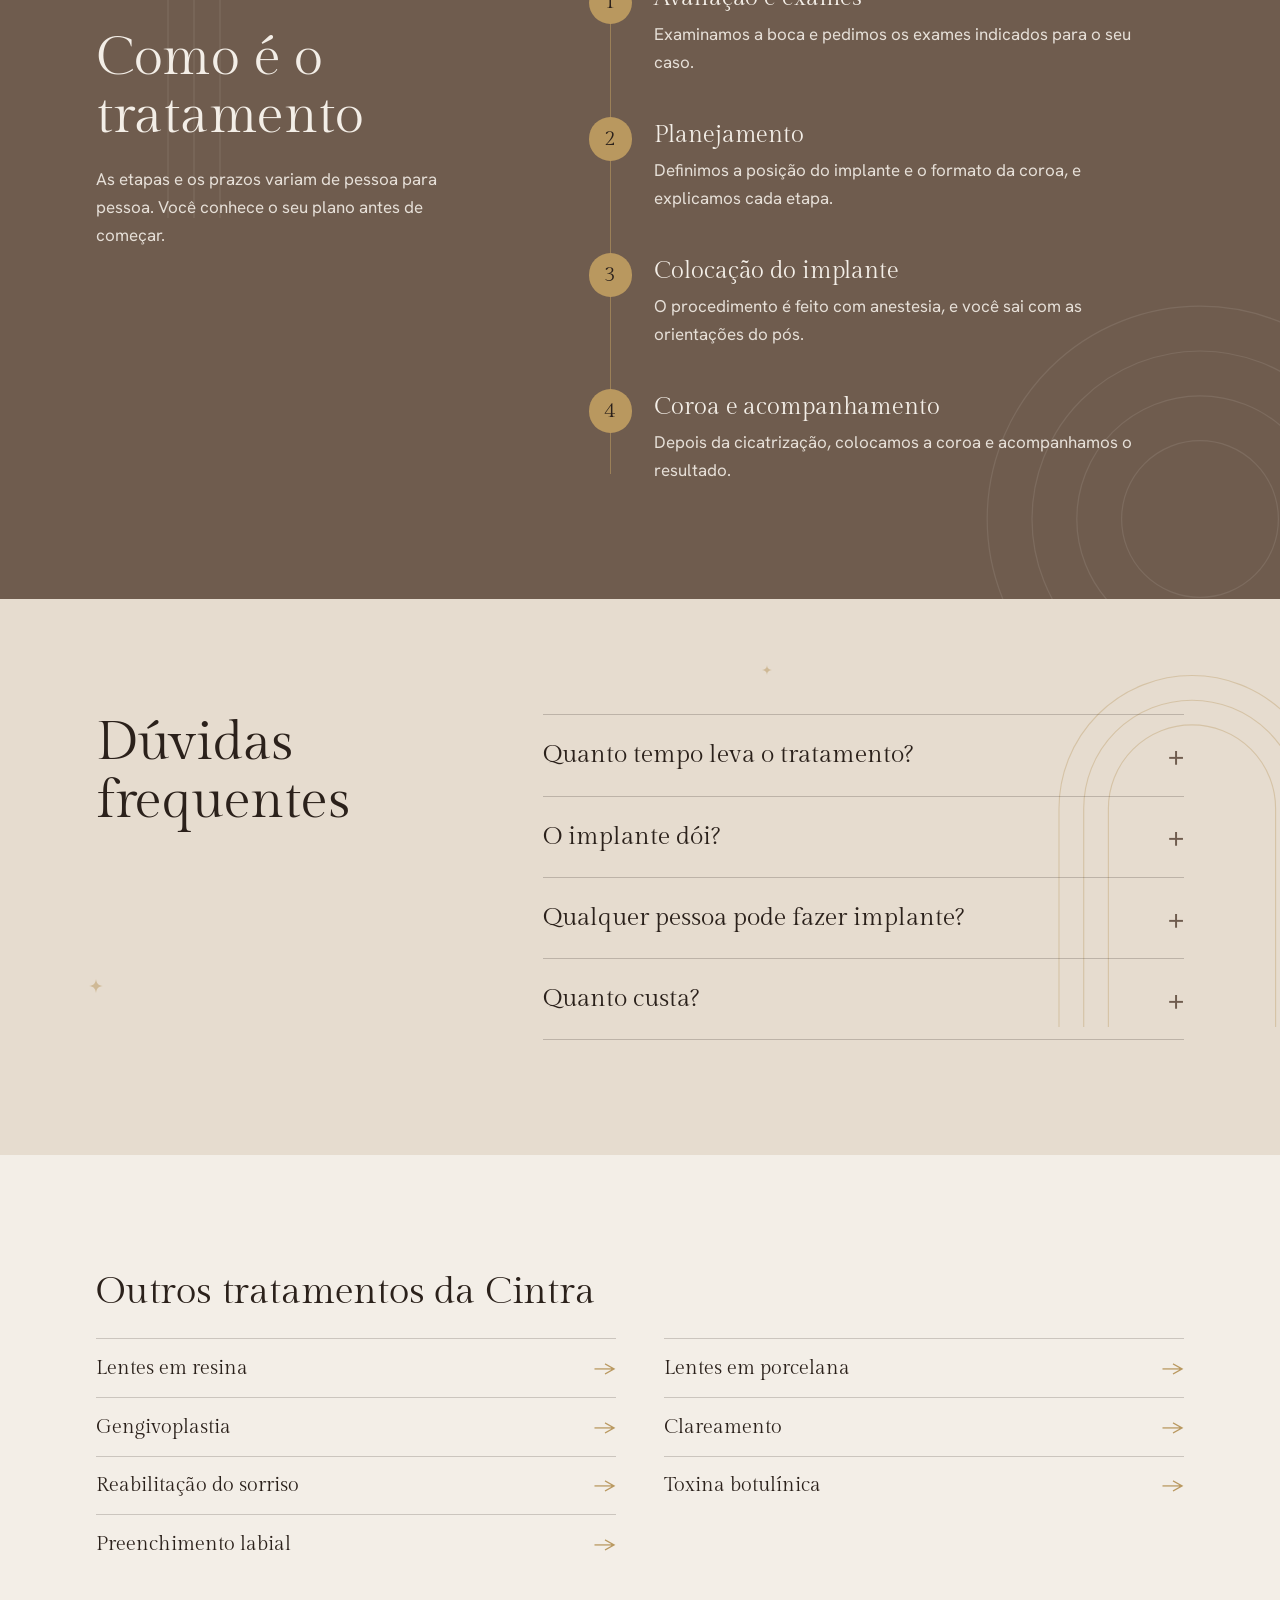
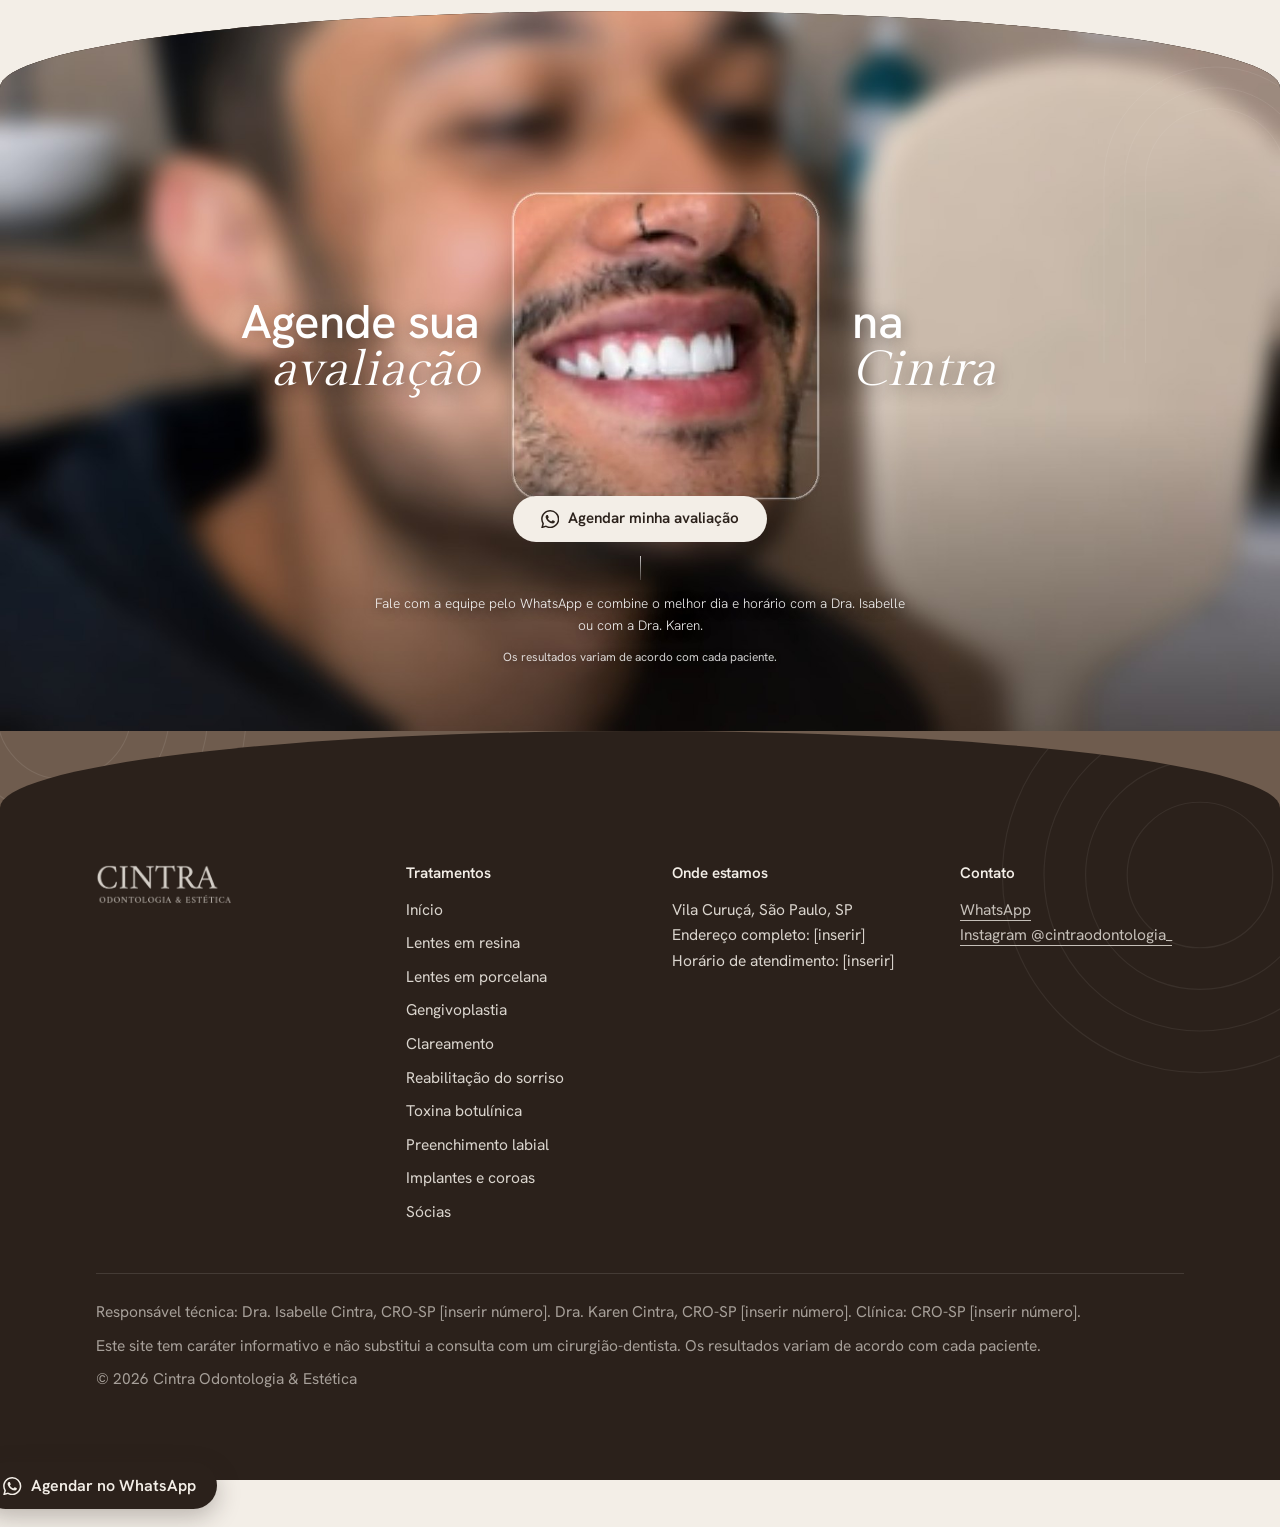
<file: implantes-e-coroas.html>
<!doctype html>
<html lang="pt-BR">
<head>
<meta charset="utf-8">
<meta name="viewport" content="width=device-width, initial-scale=1">
<title>Implantes e coroas | Cintra Odontologia</title>
<meta name="description" content="Implantes e coroas na Cintra Odontologia, Vila Curuçá, São Paulo. Reposição de dentes e troca de coroas antigas com planejamento individual.">
<meta name="theme-color" content="#6F5C4E">
<meta property="og:title" content="Implantes e coroas | Cintra Odontologia">
<meta property="og:description" content="Implantes e coroas na Cintra Odontologia, Vila Curuçá, São Paulo. Reposição de dentes e troca de coroas antigas com planejamento individual.">
<meta property="og:type" content="website">
<link rel="icon" href="data:image/svg+xml,%3Csvg xmlns='http://www.w3.org/2000/svg' viewBox='0 0 64 64'%3E%3Crect width='64' height='64' rx='32' fill='%236F5C4E'/%3E%3Ctext x='32' y='43' font-size='34' text-anchor='middle' fill='%23F3EEE7' font-family='Georgia,serif'%3EC%3C/text%3E%3C/svg%3E">
<link rel="preconnect" href="https://fonts.googleapis.com">
<link rel="preconnect" href="https://fonts.gstatic.com" crossorigin>
<link href="https://fonts.googleapis.com/css2?family=Gilda+Display&family=Hanken+Grotesk:wght@400;500;600&family=Fraunces:ital,opsz,wght,SOFT@0,9..144,400..600,100;1,9..144,400..500,100&family=Nunito:wght@400;600;700&display=swap" rel="stylesheet">
<link rel="stylesheet" href="style.css">

</head>
<body>

<header class="site-header">
  <div class="wrap">
    <a class="brand" href="index.html" aria-label="Cintra Odontologia e Estética, página inicial">
      <img src="logo-cintra.png" alt="Cintra Odontologia &amp; Estética" width="596" height="174">
    </a>
    <nav class="nav" id="menu" aria-label="Principal">
      <a href="index.html">Início</a>
      <div class="nav-dd"><button type="button" aria-haspopup="true" aria-expanded="false" aria-current="page">Tratamentos</button><div class="dd-panel"><div><div><b>Sorriso</b><a href="lentes-resina.html">Lentes em resina</a><a href="lentes-porcelana.html">Lentes em porcelana</a><a href="gengivoplastia.html">Gengivoplastia</a><a href="clareamento.html">Clareamento</a><a href="reabilitacao.html">Reabilitação do sorriso</a></div><div><b>Estética facial</b><a href="toxina-botulinica.html">Toxina botulínica</a><a href="preenchimento-labial.html">Preenchimento labial</a></div><div><b>Implantes</b><a href="implantes-e-coroas.html" aria-current="page">Implantes e coroas</a></div></div></div></div>
      <a href="socias.html">Sócias</a>
      <a href="index.html#casos">Resultados</a>
    </nav>
    <div class="hdr-right">
      <a class="btn btn-light" data-wa="Olá! Gostaria de agendar uma avaliação na Cintra Odontologia." href="https://www.instagram.com/cintraodontologia_/">Agendar avaliação</a>
      <button class="nav-toggle" type="button" aria-label="Abrir menu" aria-expanded="false" aria-controls="menu"><span></span></button>
    </div>
  </div>
</header>

<main id="topo">
<section class="phero">
  <div class="phero-bg" aria-hidden="true"><img src="capa-implantes-e-coroas.jpg" alt="" fetchpriority="high"></div>
  <div class="wrap phero-grid">
    <div class="phero-text">
      <p class="kicker">Implantes e coroas</p>
      <h1>Implantes e coroas para <em>voltar a sorrir</em> com segurança</h1>
      <p class="sub">Reposição de um ou mais dentes e troca de coroas antigas, com planejamento individual feito pela equipe da Cintra.</p>
      <a class="btn btn-light" data-wa="Olá! Gostaria de agendar uma avaliação sobre implantes e coroas." href="https://www.instagram.com/cintraodontologia_/"><svg viewBox="0 0 24 24" aria-hidden="true"><path d="M17.472 14.382c-.297-.149-1.758-.867-2.03-.967-.273-.099-.471-.148-.67.15-.197.297-.767.966-.94 1.164-.173.199-.347.223-.644.075-.297-.15-1.255-.463-2.39-1.475-.883-.788-1.48-1.761-1.653-2.059-.173-.297-.018-.458.13-.606.134-.133.298-.347.446-.52.149-.174.198-.298.298-.497.099-.198.05-.371-.025-.52-.075-.149-.669-1.612-.916-2.207-.242-.579-.487-.5-.669-.51-.173-.008-.371-.01-.57-.01-.198 0-.52.074-.792.372-.272.297-1.04 1.016-1.04 2.479 0 1.462 1.065 2.875 1.213 3.074.149.198 2.096 3.2 5.077 4.487.709.306 1.262.489 1.694.625.712.227 1.36.195 1.871.118.571-.085 1.758-.719 2.006-1.413.248-.694.248-1.289.173-1.413-.074-.124-.272-.198-.57-.347m-5.421 7.403h-.004a9.87 9.87 0 01-5.031-1.378l-.361-.214-3.741.982.998-3.648-.235-.374a9.86 9.86 0 01-1.51-5.26c.001-5.45 4.436-9.884 9.888-9.884 2.64 0 5.122 1.03 6.988 2.898a9.825 9.825 0 012.893 6.994c-.003 5.45-4.437 9.884-9.885 9.884m8.413-18.297A11.815 11.815 0 0012.05 0C5.495 0 .16 5.335.157 11.892c0 2.096.547 4.142 1.588 5.945L.057 24l6.305-1.654a11.882 11.882 0 005.683 1.448h.005c6.554 0 11.89-5.335 11.893-11.893a11.821 11.821 0 00-3.48-8.413Z"/></svg>Agendar minha avaliação</a>
      
    </div>
  </div>
</section>
<section class="tb bg-ivory curved" id="sobre">
  <div class="wrap tb-grid">
    <div class="tb-media"><div class="ba" data-ba style="--ar:1/1;--arn:1.0000">
            <img src="caso1-depois.jpg" alt="Depois: Lentes em resina e coroas sobre implantes" loading="lazy">
            <img class="ba-before" src="caso1-antes.jpg" alt="Antes: Lentes em resina e coroas sobre implantes" loading="lazy">
            <span class="ba-pill l">Antes</span>
            <span class="ba-pill r">Depois</span>
            <div class="ba-line"><div class="ba-knob"><svg viewBox="0 0 24 24" aria-hidden="true"><polyline points="15 18 9 12 15 6"/></svg><svg viewBox="0 0 24 24" aria-hidden="true"><polyline points="9 18 15 12 9 6"/></svg></div></div>
            <input type="range" min="0" max="100" value="50" aria-label="Comparar antes e depois: coroas sobre implantes">
          </div></div>
    <div class="tb-text">
      <h2>Sobre o tratamento</h2>
      <p class="tb-for">Para quem perdeu um ou mais dentes, ou tem coroas antigas que precisam ser trocadas.</p>
      <p>O implante substitui a raiz do dente perdido e recebe uma coroa por cima. Antes, avaliamos a saúde da gengiva e do osso e planejamos o caso.</p><p>Também trocamos coroas antigas por coroas novas, com cor, formato e tamanho planejados, cuidando da mordida e da aparência do sorriso.</p>
      <ul class="points"><li>Avaliação da boca e exames indicados para o seu caso</li><li>Planejamento da posição e do formato da coroa</li><li>Etapas e prazos explicados antes de começar</li></ul>
      <a class="btn btn-dark" data-wa="Olá! Gostaria de saber mais sobre implantes e coroas." href="https://www.instagram.com/cintraodontologia_/">Falar sobre implantes e coroas</a>
    </div>
  </div>
</section>
<section class="process">
  <div class="wrap process-grid">
    <div class="process-intro">
      <h2>Como é o tratamento</h2>
      <p>As etapas e os prazos variam de pessoa para pessoa. Você conhece o seu plano antes de começar.</p>
    </div>
    <ol class="steps"><li><span class="n">1</span><div><h3>Avaliação e exames</h3><p>Examinamos a boca e pedimos os exames indicados para o seu caso.</p></div></li><li><span class="n">2</span><div><h3>Planejamento</h3><p>Definimos a posição do implante e o formato da coroa, e explicamos cada etapa.</p></div></li><li><span class="n">3</span><div><h3>Colocação do implante</h3><p>O procedimento é feito com anestesia, e você sai com as orientações do pós.</p></div></li><li><span class="n">4</span><div><h3>Coroa e acompanhamento</h3><p>Depois da cicatrização, colocamos a coroa e acompanhamos o resultado.</p></div></li></ol>
  </div>
</section>
<section class="faq" id="duvidas">
  <div class="wrap faq-grid">
    <h2>Dúvidas frequentes</h2>
    <div>
      <details>
        <summary>Quanto tempo leva o tratamento?</summary>
        <p>Depende do caso e do tempo de cicatrização de cada pessoa. Na avaliação explicamos as etapas e os prazos do seu planejamento.</p>
      </details>
      <details>
        <summary>O implante dói?</summary>
        <p>O procedimento é feito com anestesia. Antes, explicamos o que esperar durante e depois, e orientamos os cuidados do pós.</p>
      </details>
      <details>
        <summary>Qualquer pessoa pode fazer implante?</summary>
        <p>Depende da saúde da boca, da gengiva e do osso, que avaliamos na consulta. Em alguns casos é preciso tratar algo antes.</p>
      </details>
      <details>
        <summary>Quanto custa?</summary>
        <p>O valor depende do seu caso e do tratamento indicado. Apresentamos o orçamento depois da avaliação, para você decidir com todas as informações.</p>
      </details>
    </div>
  </div>
</section>
<section class="more">
  <div class="wrap">
    <h2>Outros tratamentos da Cintra</h2>
    <ul><li><a href="lentes-resina.html">Lentes em resina</a></li><li><a href="lentes-porcelana.html">Lentes em porcelana</a></li><li><a href="gengivoplastia.html">Gengivoplastia</a></li><li><a href="clareamento.html">Clareamento</a></li><li><a href="reabilitacao.html">Reabilitação do sorriso</a></li><li><a href="toxina-botulinica.html">Toxina botulínica</a></li><li><a href="preenchimento-labial.html">Preenchimento labial</a></li></ul>
  </div>
</section>
<section class="cta curved">
  <div class="cta-wrap">
    <div class="cta-hero">
      <img src="cta-sorriso.jpg" alt="Paciente da Cintra sorrindo ao ver o resultado no espelho" width="1920" height="1080" loading="lazy">
      <div class="cta-headline">
        <h2 class="cta-l">Agende sua <em>avaliação</em></h2>
        <h2 class="cta-r">na <em>Cintra</em></h2>
      </div>
    </div>
    <div class="cta-actions">
      <a class="btn btn-light" data-wa="Olá! Gostaria de agendar uma avaliação sobre implantes e coroas." href="https://www.instagram.com/cintraodontologia_/"><svg viewBox="0 0 24 24" aria-hidden="true"><path d="M17.472 14.382c-.297-.149-1.758-.867-2.03-.967-.273-.099-.471-.148-.67.15-.197.297-.767.966-.94 1.164-.173.199-.347.223-.644.075-.297-.15-1.255-.463-2.39-1.475-.883-.788-1.48-1.761-1.653-2.059-.173-.297-.018-.458.13-.606.134-.133.298-.347.446-.52.149-.174.198-.298.298-.497.099-.198.05-.371-.025-.52-.075-.149-.669-1.612-.916-2.207-.242-.579-.487-.5-.669-.51-.173-.008-.371-.01-.57-.01-.198 0-.52.074-.792.372-.272.297-1.04 1.016-1.04 2.479 0 1.462 1.065 2.875 1.213 3.074.149.198 2.096 3.2 5.077 4.487.709.306 1.262.489 1.694.625.712.227 1.36.195 1.871.118.571-.085 1.758-.719 2.006-1.413.248-.694.248-1.289.173-1.413-.074-.124-.272-.198-.57-.347m-5.421 7.403h-.004a9.87 9.87 0 01-5.031-1.378l-.361-.214-3.741.982.998-3.648-.235-.374a9.86 9.86 0 01-1.51-5.26c.001-5.45 4.436-9.884 9.888-9.884 2.64 0 5.122 1.03 6.988 2.898a9.825 9.825 0 012.893 6.994c-.003 5.45-4.437 9.884-9.885 9.884m8.413-18.297A11.815 11.815 0 0012.05 0C5.495 0 .16 5.335.157 11.892c0 2.096.547 4.142 1.588 5.945L.057 24l6.305-1.654a11.882 11.882 0 005.683 1.448h.005c6.554 0 11.89-5.335 11.893-11.893a11.821 11.821 0 00-3.48-8.413Z"/></svg>Agendar minha avaliação</a>
      <div class="cta-div" aria-hidden="true"></div>
      <p>Fale com a equipe pelo WhatsApp e combine o melhor dia e horário com a Dra. Isabelle ou com a Dra. Karen.</p>
      <small class="cta-note">Os resultados variam de acordo com cada paciente.</small>
    </div>
  </div>
</section>
</main>

<footer class="footer curved">
  <div class="wrap">
    <div class="footer-grid">
      <div>
        <a class="brand" href="index.html" aria-label="Página inicial">
          <img src="logo-cintra.png" alt="Cintra Odontologia &amp; Estética" width="596" height="174">
        </a>
      </div>
      <div>
        <h3>Tratamentos</h3>
        <div class="footer-nav"><a href="index.html">Início</a><a href="lentes-resina.html">Lentes em resina</a><a href="lentes-porcelana.html">Lentes em porcelana</a><a href="gengivoplastia.html">Gengivoplastia</a><a href="clareamento.html">Clareamento</a><a href="reabilitacao.html">Reabilitação do sorriso</a><a href="toxina-botulinica.html">Toxina botulínica</a><a href="preenchimento-labial.html">Preenchimento labial</a><a href="implantes-e-coroas.html">Implantes e coroas</a><a href="socias.html">Sócias</a></div>
      </div>
      <div>
        <h3>Onde estamos</h3>
        <p>Vila Curuçá, São Paulo, SP</p>
        <p><!-- PENDENTE --> Endereço completo: [inserir]</p>
        <p><!-- PENDENTE --> Horário de atendimento: [inserir]</p>
      </div>
      <div>
        <h3>Contato</h3>
        <p><a data-wa="Olá! Gostaria de falar com a Cintra Odontologia." href="https://www.instagram.com/cintraodontologia_/">WhatsApp</a></p>
        <p><a href="https://www.instagram.com/cintraodontologia_/" target="_blank" rel="noopener">Instagram @cintraodontologia_</a></p>
      </div>
    </div>
    <div class="legal">
      <p><!-- PENDENTE --> Responsável técnica: Dra. Isabelle Cintra, CRO-SP [inserir número]. Dra. Karen Cintra, CRO-SP [inserir número]. Clínica: CRO-SP [inserir número].</p>
      <p>Este site tem caráter informativo e não substitui a consulta com um cirurgião-dentista. Os resultados variam de acordo com cada paciente.</p>
      <p>© <span id="ano">2026</span> Cintra Odontologia &amp; Estética</p>
    </div>
  </div>
</footer>

<a class="btn btn-dark float-wa" data-wa="Olá! Gostaria de agendar uma avaliação na Cintra Odontologia." href="https://www.instagram.com/cintraodontologia_/" aria-label="Agendar avaliação pelo WhatsApp">
  <svg viewBox="0 0 24 24" aria-hidden="true"><path d="M17.472 14.382c-.297-.149-1.758-.867-2.03-.967-.273-.099-.471-.148-.67.15-.197.297-.767.966-.94 1.164-.173.199-.347.223-.644.075-.297-.15-1.255-.463-2.39-1.475-.883-.788-1.48-1.761-1.653-2.059-.173-.297-.018-.458.13-.606.134-.133.298-.347.446-.52.149-.174.198-.298.298-.497.099-.198.05-.371-.025-.52-.075-.149-.669-1.612-.916-2.207-.242-.579-.487-.5-.669-.51-.173-.008-.371-.01-.57-.01-.198 0-.52.074-.792.372-.272.297-1.04 1.016-1.04 2.479 0 1.462 1.065 2.875 1.213 3.074.149.198 2.096 3.2 5.077 4.487.709.306 1.262.489 1.694.625.712.227 1.36.195 1.871.118.571-.085 1.758-.719 2.006-1.413.248-.694.248-1.289.173-1.413-.074-.124-.272-.198-.57-.347m-5.421 7.403h-.004a9.87 9.87 0 01-5.031-1.378l-.361-.214-3.741.982.998-3.648-.235-.374a9.86 9.86 0 01-1.51-5.26c.001-5.45 4.436-9.884 9.888-9.884 2.64 0 5.122 1.03 6.988 2.898a9.825 9.825 0 012.893 6.994c-.003 5.45-4.437 9.884-9.885 9.884m8.413-18.297A11.815 11.815 0 0012.05 0C5.495 0 .16 5.335.157 11.892c0 2.096.547 4.142 1.588 5.945L.057 24l6.305-1.654a11.882 11.882 0 005.683 1.448h.005c6.554 0 11.89-5.335 11.893-11.893a11.821 11.821 0 00-3.48-8.413Z"/></svg>
  Agendar no WhatsApp
</a>

<script src="site.js"></script>
</body>
</html>
</file>
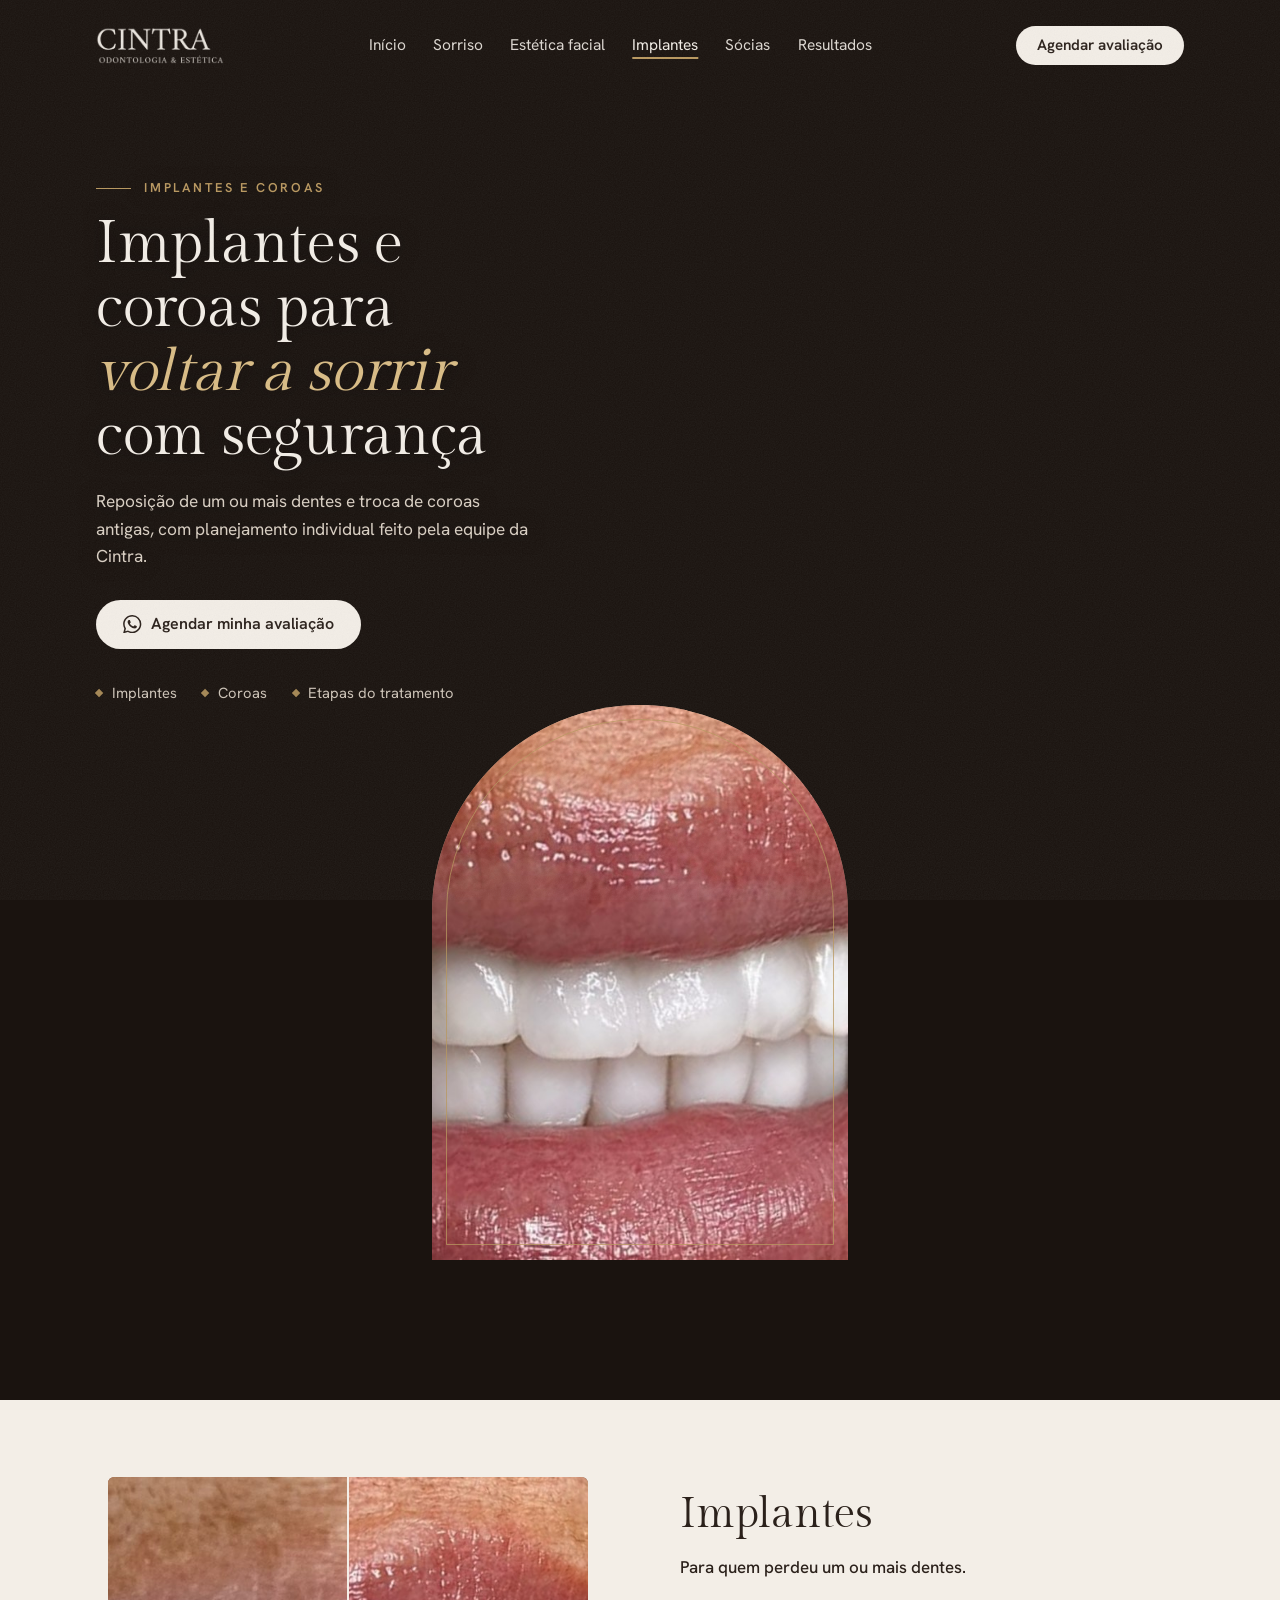
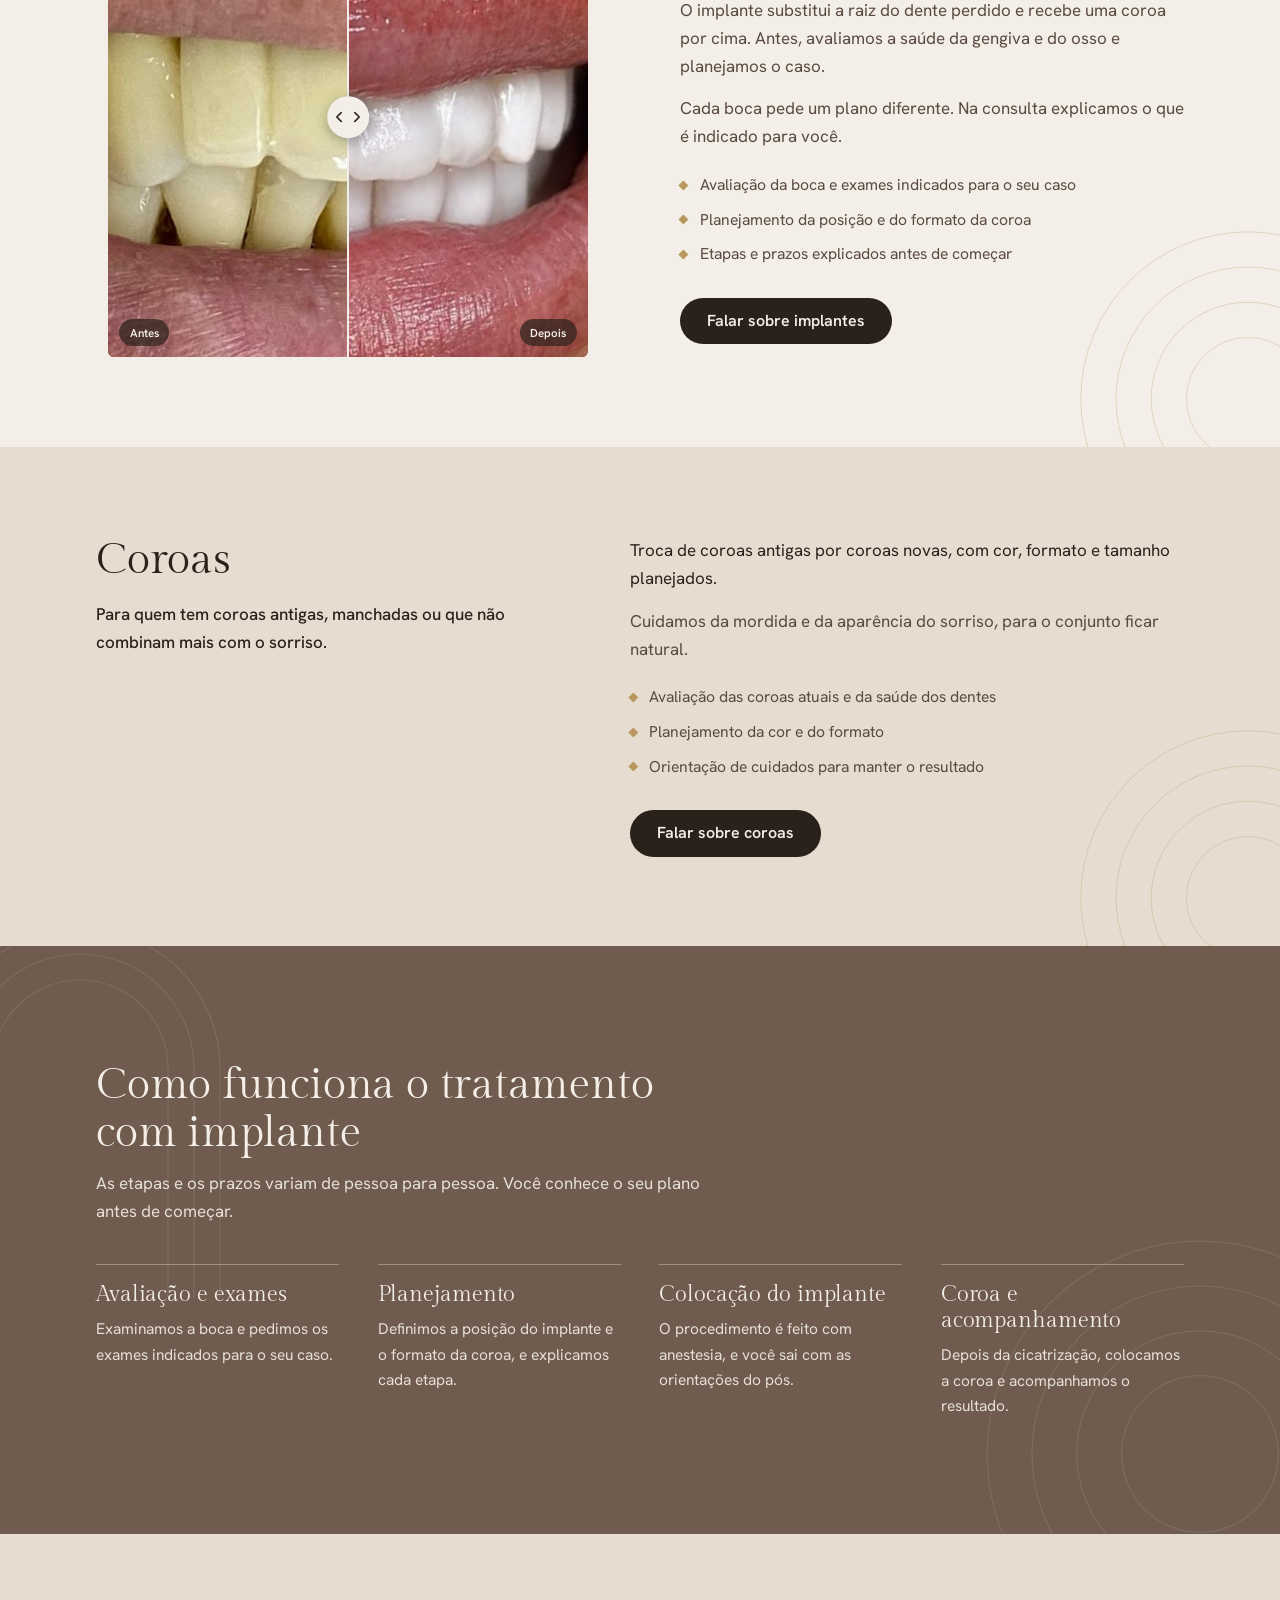
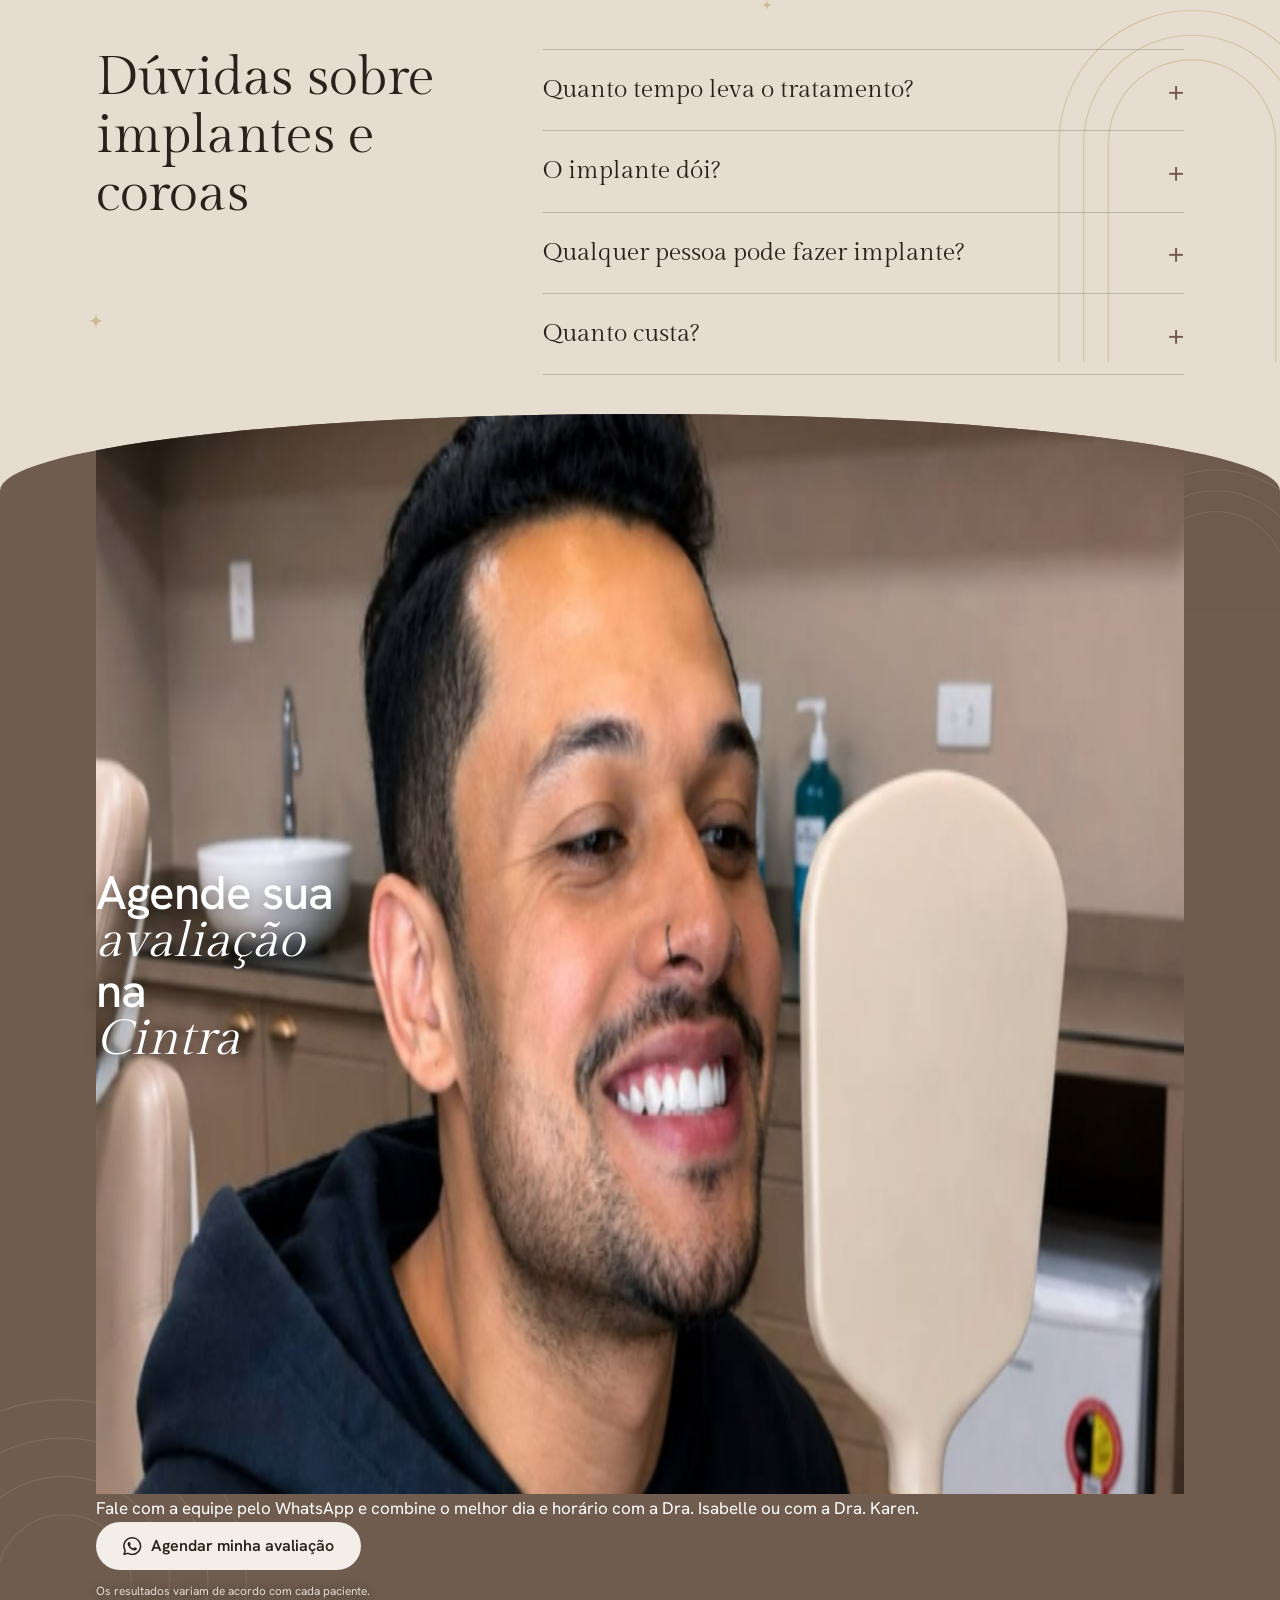
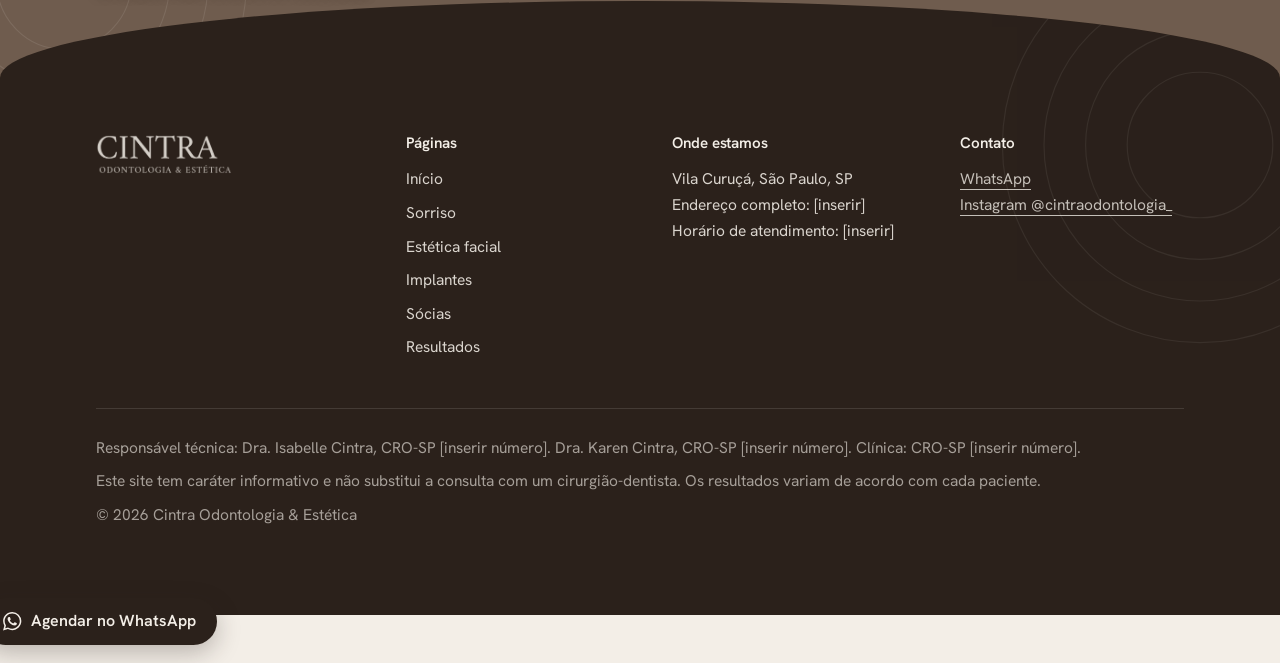
<file: implantes.html>
<!doctype html>
<html lang="pt-BR">
<head>
<meta charset="utf-8">
<meta name="viewport" content="width=device-width, initial-scale=1">
<title>Implantes e coroas | Cintra Odontologia</title>
<meta name="description" content="Implantes e coroas na Cintra Odontologia, Vila Curuçá, São Paulo. Reposição de dentes e troca de coroas antigas com planejamento individual.">
<meta name="theme-color" content="#6F5C4E">
<meta property="og:title" content="Implantes e coroas | Cintra Odontologia">
<meta property="og:description" content="Implantes e coroas na Cintra Odontologia, Vila Curuçá, São Paulo. Reposição de dentes e troca de coroas antigas com planejamento individual.">
<meta property="og:type" content="website">
<link rel="icon" href="data:image/svg+xml,%3Csvg xmlns='http://www.w3.org/2000/svg' viewBox='0 0 64 64'%3E%3Crect width='64' height='64' rx='32' fill='%236F5C4E'/%3E%3Ctext x='32' y='43' font-size='34' text-anchor='middle' fill='%23F3EEE7' font-family='Georgia,serif'%3EC%3C/text%3E%3C/svg%3E">
<link rel="preconnect" href="https://fonts.googleapis.com">
<link rel="preconnect" href="https://fonts.gstatic.com" crossorigin>
<link href="https://fonts.googleapis.com/css2?family=Gilda+Display&family=Hanken+Grotesk:wght@400;500;600&family=Fraunces:ital,opsz,wght,SOFT@0,9..144,400..600,100;1,9..144,400..500,100&family=Nunito:wght@400;600;700&display=swap" rel="stylesheet">
<link rel="stylesheet" href="style.css">

</head>
<body>

<header class="site-header">
  <div class="wrap">
    <a class="brand" href="index.html" aria-label="Cintra Odontologia e Estética, página inicial">
      <img src="logo-cintra.png" alt="Cintra Odontologia &amp; Estética" width="596" height="174">
    </a>
    <nav class="nav" id="menu" aria-label="Principal"><a href="index.html">Início</a><a href="sorriso.html">Sorriso</a><a href="estetica-facial.html">Estética facial</a><a href="implantes.html" aria-current="page">Implantes</a><a href="socias.html">Sócias</a><a href="resultados.html">Resultados</a></nav>
    <div class="hdr-right">
      <a class="btn btn-light" data-wa="Olá! Gostaria de agendar uma avaliação na Cintra Odontologia." href="https://www.instagram.com/cintraodontologia_/">Agendar avaliação</a>
      <button class="nav-toggle" type="button" aria-label="Abrir menu" aria-expanded="false" aria-controls="menu"><span></span></button>
    </div>
  </div>
</header>

<main id="topo">
<section class="phero">
  <div class="wrap phero-grid">
    <div>
      <p class="kicker">Implantes e coroas</p>
      <h1>Implantes e coroas para <em>voltar a sorrir</em> com segurança</h1>
      <p class="sub">Reposição de um ou mais dentes e troca de coroas antigas, com planejamento individual feito pela equipe da Cintra.</p>
      <a class="btn btn-light" data-wa="Olá! Gostaria de agendar uma avaliação para implantes e coroas." href="https://www.instagram.com/cintraodontologia_/"><svg viewBox="0 0 24 24" aria-hidden="true"><path d="M17.472 14.382c-.297-.149-1.758-.867-2.03-.967-.273-.099-.471-.148-.67.15-.197.297-.767.966-.94 1.164-.173.199-.347.223-.644.075-.297-.15-1.255-.463-2.39-1.475-.883-.788-1.48-1.761-1.653-2.059-.173-.297-.018-.458.13-.606.134-.133.298-.347.446-.52.149-.174.198-.298.298-.497.099-.198.05-.371-.025-.52-.075-.149-.669-1.612-.916-2.207-.242-.579-.487-.5-.669-.51-.173-.008-.371-.01-.57-.01-.198 0-.52.074-.792.372-.272.297-1.04 1.016-1.04 2.479 0 1.462 1.065 2.875 1.213 3.074.149.198 2.096 3.2 5.077 4.487.709.306 1.262.489 1.694.625.712.227 1.36.195 1.871.118.571-.085 1.758-.719 2.006-1.413.248-.694.248-1.289.173-1.413-.074-.124-.272-.198-.57-.347m-5.421 7.403h-.004a9.87 9.87 0 01-5.031-1.378l-.361-.214-3.741.982.998-3.648-.235-.374a9.86 9.86 0 01-1.51-5.26c.001-5.45 4.436-9.884 9.888-9.884 2.64 0 5.122 1.03 6.988 2.898a9.825 9.825 0 012.893 6.994c-.003 5.45-4.437 9.884-9.885 9.884m8.413-18.297A11.815 11.815 0 0012.05 0C5.495 0 .16 5.335.157 11.892c0 2.096.547 4.142 1.588 5.945L.057 24l6.305-1.654a11.882 11.882 0 005.683 1.448h.005c6.554 0 11.89-5.335 11.893-11.893a11.821 11.821 0 00-3.48-8.413Z"/></svg>Agendar minha avaliação</a>
      <div class="phero-links"><a href="#implantes">Implantes</a><a href="#coroas">Coroas</a><a href="#etapas">Etapas do tratamento</a></div>
    </div>
    <div class="arch"><img src="caso1-depois.jpg" alt="Sorriso com lentes em resina e coroas sobre implantes" fetchpriority="high"></div>
  </div>
</section>
<section class="tb bg-ivory curved" id="implantes">
  <div class="wrap tb-grid">
    <div class="tb-media"><div class="ba" data-ba style="--ar:1/1;--arn:1.0000">
            <img src="caso1-depois.jpg" alt="Depois: Lentes em resina e coroas sobre implantes" loading="lazy">
            <img class="ba-before" src="caso1-antes.jpg" alt="Antes: Lentes em resina e coroas sobre implantes" loading="lazy">
            <span class="ba-pill l">Antes</span>
            <span class="ba-pill r">Depois</span>
            <div class="ba-line"><div class="ba-knob"><svg viewBox="0 0 24 24" aria-hidden="true"><polyline points="15 18 9 12 15 6"/></svg><svg viewBox="0 0 24 24" aria-hidden="true"><polyline points="9 18 15 12 9 6"/></svg></div></div>
            <input type="range" min="0" max="100" value="50" aria-label="Comparar antes e depois: coroas sobre implantes">
          </div></div>
    <div class="tb-text">
      <h2>Implantes</h2>
      <p class="tb-for">Para quem perdeu um ou mais dentes.</p>
      <p>O implante substitui a raiz do dente perdido e recebe uma coroa por cima. Antes, avaliamos a saúde da gengiva e do osso e planejamos o caso.</p><p>Cada boca pede um plano diferente. Na consulta explicamos o que é indicado para você.</p>
      <ul class="points"><li>Avaliação da boca e exames indicados para o seu caso</li><li>Planejamento da posição e do formato da coroa</li><li>Etapas e prazos explicados antes de começar</li></ul>
      <a class="btn btn-dark" data-wa="Olá! Gostaria de saber mais sobre implantes." href="https://www.instagram.com/cintraodontologia_/">Falar sobre implantes</a>
    </div>
  </div>
</section>
<section class="tb bg-sand tb-solo" id="coroas">
  <div class="wrap tb-grid">
    <div class="tb-head">
      <h2>Coroas</h2>
      <p class="tb-for">Para quem tem coroas antigas, manchadas ou que não combinam mais com o sorriso.</p>
    </div>
    <div class="tb-text">
      <p>Troca de coroas antigas por coroas novas, com cor, formato e tamanho planejados.</p><p>Cuidamos da mordida e da aparência do sorriso, para o conjunto ficar natural.</p>
      <ul class="points"><li>Avaliação das coroas atuais e da saúde dos dentes</li><li>Planejamento da cor e do formato</li><li>Orientação de cuidados para manter o resultado</li></ul>
      <a class="btn btn-dark" data-wa="Olá! Gostaria de saber mais sobre coroas." href="https://www.instagram.com/cintraodontologia_/">Falar sobre coroas</a>
    </div>
  </div>
</section>
<section class="process" id="etapas">
  <div class="wrap">
    <div class="mini-head">
      <h2>Como funciona o tratamento com implante</h2>
      <p>As etapas e os prazos variam de pessoa para pessoa. Você conhece o seu plano antes de começar.</p>
    </div>
    <ol class="steps-line"><li><h3>Avaliação e exames</h3><p>Examinamos a boca e pedimos os exames indicados para o seu caso.</p></li><li><h3>Planejamento</h3><p>Definimos a posição do implante e o formato da coroa, e explicamos cada etapa.</p></li><li><h3>Colocação do implante</h3><p>O procedimento é feito com anestesia, e você sai com as orientações do pós.</p></li><li><h3>Coroa e acompanhamento</h3><p>Depois da cicatrização, colocamos a coroa e acompanhamos o resultado.</p></li></ol>
  </div>
</section>
<section class="faq" id="duvidas">
  <div class="wrap faq-grid">
    <h2>Dúvidas sobre implantes e coroas</h2>
    <div>
      <details>
        <summary>Quanto tempo leva o tratamento?</summary>
        <p>Depende do caso e do tempo de cicatrização de cada pessoa. Na avaliação explicamos as etapas e os prazos do seu planejamento.</p>
      </details>
      <details>
        <summary>O implante dói?</summary>
        <p>O procedimento é feito com anestesia. Antes, explicamos o que esperar durante e depois, e orientamos os cuidados do pós.</p>
      </details>
      <details>
        <summary>Qualquer pessoa pode fazer implante?</summary>
        <p>Depende da saúde da boca, da gengiva e do osso, que avaliamos na consulta. Em alguns casos é preciso tratar algo antes.</p>
      </details>
      <details>
        <summary>Quanto custa?</summary>
        <p>O valor depende do seu caso e do tratamento indicado. Apresentamos o orçamento depois da avaliação.</p>
      </details>
    </div>
  </div>
</section>
<section class="cta curved">
  <div class="wrap">
    <div class="cta-card">
      <figure class="cta-photo"><img src="paciente-cintra.jpg" alt="Paciente da Cintra sorrindo ao ver o resultado no espelho" width="1920" height="1080" loading="lazy"></figure>
      <div class="cta-body">
        <h2>Agende sua <em>avaliação</em> na <em>Cintra</em></h2>
        <p>Fale com a equipe pelo WhatsApp e combine o melhor dia e horário com a Dra. Isabelle ou com a Dra. Karen.</p>
        <a class="btn btn-light" data-wa="Olá! Gostaria de agendar uma avaliação para implantes e coroas." href="https://www.instagram.com/cintraodontologia_/"><svg viewBox="0 0 24 24" aria-hidden="true"><path d="M17.472 14.382c-.297-.149-1.758-.867-2.03-.967-.273-.099-.471-.148-.67.15-.197.297-.767.966-.94 1.164-.173.199-.347.223-.644.075-.297-.15-1.255-.463-2.39-1.475-.883-.788-1.48-1.761-1.653-2.059-.173-.297-.018-.458.13-.606.134-.133.298-.347.446-.52.149-.174.198-.298.298-.497.099-.198.05-.371-.025-.52-.075-.149-.669-1.612-.916-2.207-.242-.579-.487-.5-.669-.51-.173-.008-.371-.01-.57-.01-.198 0-.52.074-.792.372-.272.297-1.04 1.016-1.04 2.479 0 1.462 1.065 2.875 1.213 3.074.149.198 2.096 3.2 5.077 4.487.709.306 1.262.489 1.694.625.712.227 1.36.195 1.871.118.571-.085 1.758-.719 2.006-1.413.248-.694.248-1.289.173-1.413-.074-.124-.272-.198-.57-.347m-5.421 7.403h-.004a9.87 9.87 0 01-5.031-1.378l-.361-.214-3.741.982.998-3.648-.235-.374a9.86 9.86 0 01-1.51-5.26c.001-5.45 4.436-9.884 9.888-9.884 2.64 0 5.122 1.03 6.988 2.898a9.825 9.825 0 012.893 6.994c-.003 5.45-4.437 9.884-9.885 9.884m8.413-18.297A11.815 11.815 0 0012.05 0C5.495 0 .16 5.335.157 11.892c0 2.096.547 4.142 1.588 5.945L.057 24l6.305-1.654a11.882 11.882 0 005.683 1.448h.005c6.554 0 11.89-5.335 11.893-11.893a11.821 11.821 0 00-3.48-8.413Z"/></svg>Agendar minha avaliação</a>
        <small class="cta-note">Os resultados variam de acordo com cada paciente.</small>
      </div>
    </div>
  </div>
</section>
</main>

<footer class="footer curved">
  <div class="wrap">
    <div class="footer-grid">
      <div>
        <a class="brand" href="index.html" aria-label="Página inicial">
          <img src="logo-cintra.png" alt="Cintra Odontologia &amp; Estética" width="596" height="174">
        </a>
      </div>
      <div>
        <h3>Páginas</h3>
        <div class="footer-nav"><a href="index.html">Início</a><a href="sorriso.html">Sorriso</a><a href="estetica-facial.html">Estética facial</a><a href="implantes.html">Implantes</a><a href="socias.html">Sócias</a><a href="resultados.html">Resultados</a></div>
      </div>
      <div>
        <h3>Onde estamos</h3>
        <p>Vila Curuçá, São Paulo, SP</p>
        <p><!-- PENDENTE --> Endereço completo: [inserir]</p>
        <p><!-- PENDENTE --> Horário de atendimento: [inserir]</p>
      </div>
      <div>
        <h3>Contato</h3>
        <p><a data-wa="Olá! Gostaria de falar com a Cintra Odontologia." href="https://www.instagram.com/cintraodontologia_/">WhatsApp</a></p>
        <p><a href="https://www.instagram.com/cintraodontologia_/" target="_blank" rel="noopener">Instagram @cintraodontologia_</a></p>
      </div>
    </div>
    <div class="legal">
      <p><!-- PENDENTE --> Responsável técnica: Dra. Isabelle Cintra, CRO-SP [inserir número]. Dra. Karen Cintra, CRO-SP [inserir número]. Clínica: CRO-SP [inserir número].</p>
      <p>Este site tem caráter informativo e não substitui a consulta com um cirurgião-dentista. Os resultados variam de acordo com cada paciente.</p>
      <p>© <span id="ano">2026</span> Cintra Odontologia &amp; Estética</p>
    </div>
  </div>
</footer>

<a class="btn btn-dark float-wa" data-wa="Olá! Gostaria de agendar uma avaliação na Cintra Odontologia." href="https://www.instagram.com/cintraodontologia_/" aria-label="Agendar avaliação pelo WhatsApp">
  <svg viewBox="0 0 24 24" aria-hidden="true"><path d="M17.472 14.382c-.297-.149-1.758-.867-2.03-.967-.273-.099-.471-.148-.67.15-.197.297-.767.966-.94 1.164-.173.199-.347.223-.644.075-.297-.15-1.255-.463-2.39-1.475-.883-.788-1.48-1.761-1.653-2.059-.173-.297-.018-.458.13-.606.134-.133.298-.347.446-.52.149-.174.198-.298.298-.497.099-.198.05-.371-.025-.52-.075-.149-.669-1.612-.916-2.207-.242-.579-.487-.5-.669-.51-.173-.008-.371-.01-.57-.01-.198 0-.52.074-.792.372-.272.297-1.04 1.016-1.04 2.479 0 1.462 1.065 2.875 1.213 3.074.149.198 2.096 3.2 5.077 4.487.709.306 1.262.489 1.694.625.712.227 1.36.195 1.871.118.571-.085 1.758-.719 2.006-1.413.248-.694.248-1.289.173-1.413-.074-.124-.272-.198-.57-.347m-5.421 7.403h-.004a9.87 9.87 0 01-5.031-1.378l-.361-.214-3.741.982.998-3.648-.235-.374a9.86 9.86 0 01-1.51-5.26c.001-5.45 4.436-9.884 9.888-9.884 2.64 0 5.122 1.03 6.988 2.898a9.825 9.825 0 012.893 6.994c-.003 5.45-4.437 9.884-9.885 9.884m8.413-18.297A11.815 11.815 0 0012.05 0C5.495 0 .16 5.335.157 11.892c0 2.096.547 4.142 1.588 5.945L.057 24l6.305-1.654a11.882 11.882 0 005.683 1.448h.005c6.554 0 11.89-5.335 11.893-11.893a11.821 11.821 0 00-3.48-8.413Z"/></svg>
  Agendar no WhatsApp
</a>

<script src="site.js"></script>
</body>
</html>
</file>
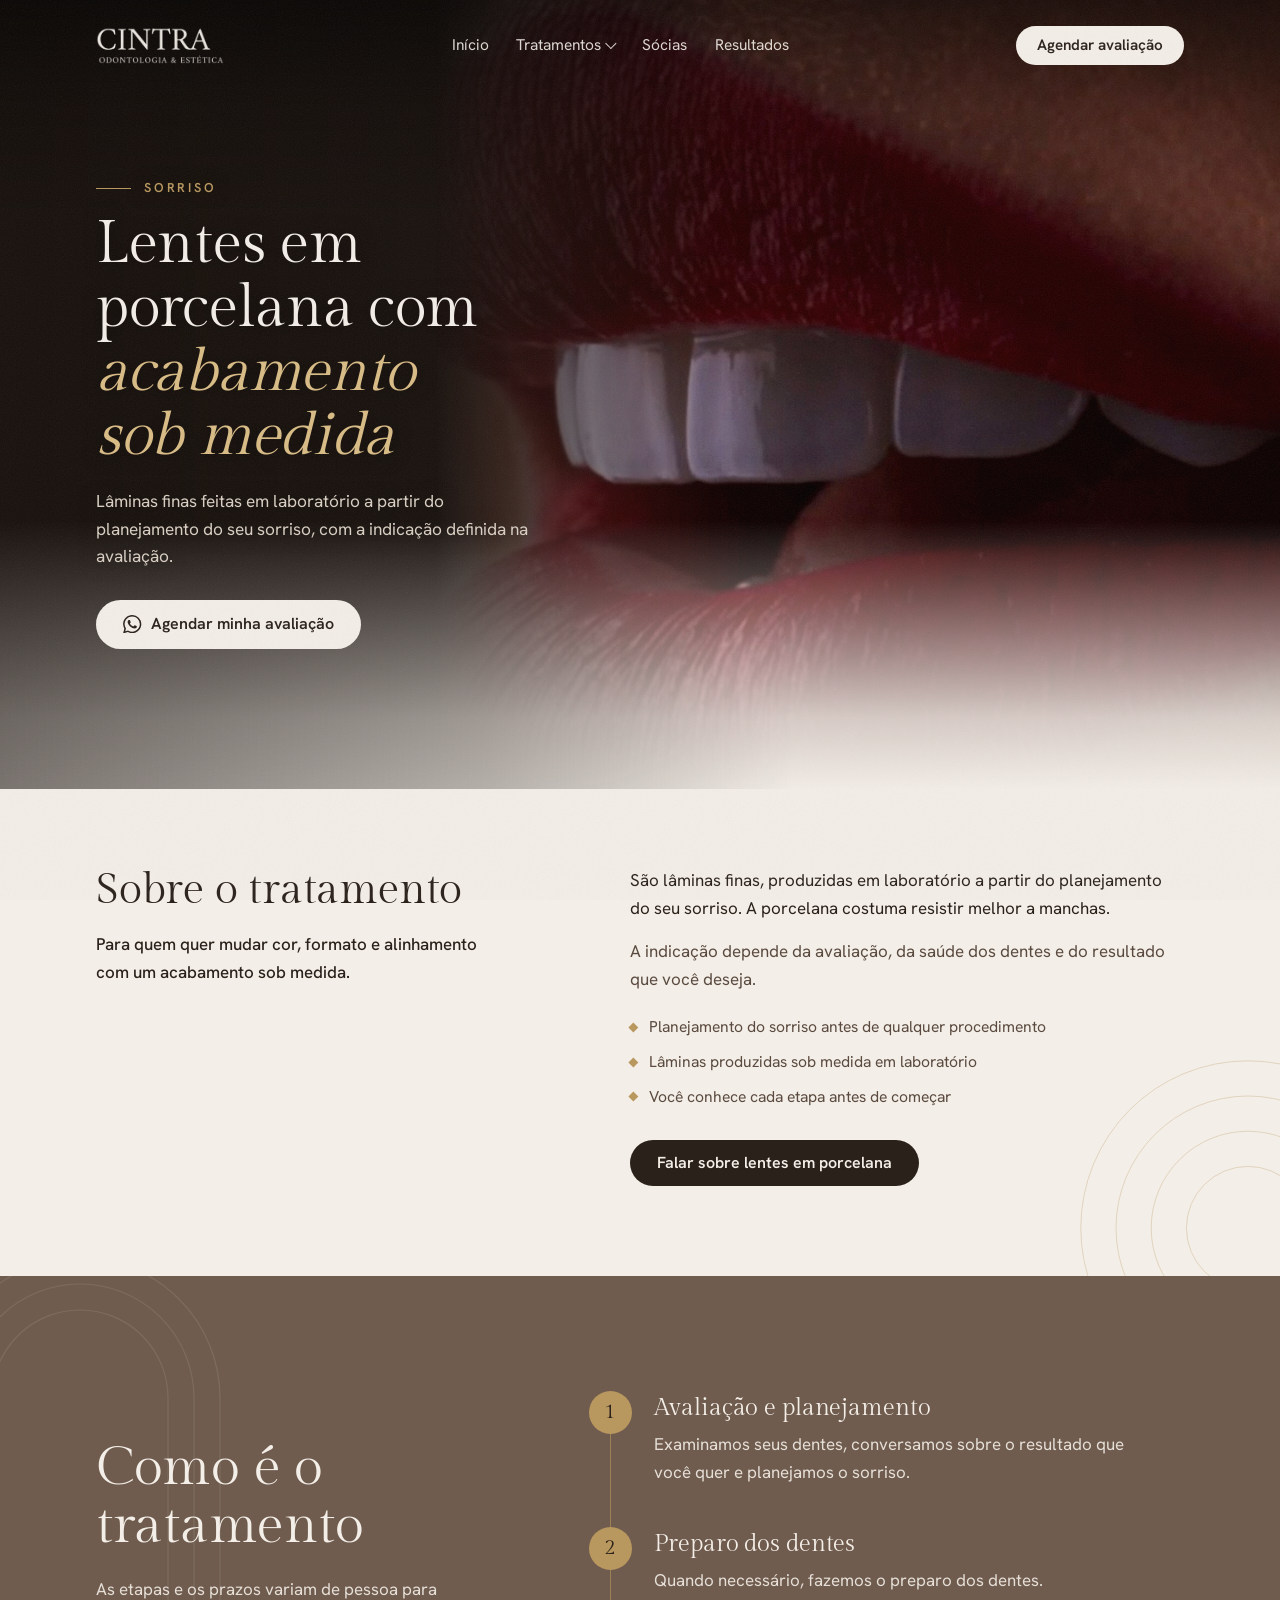
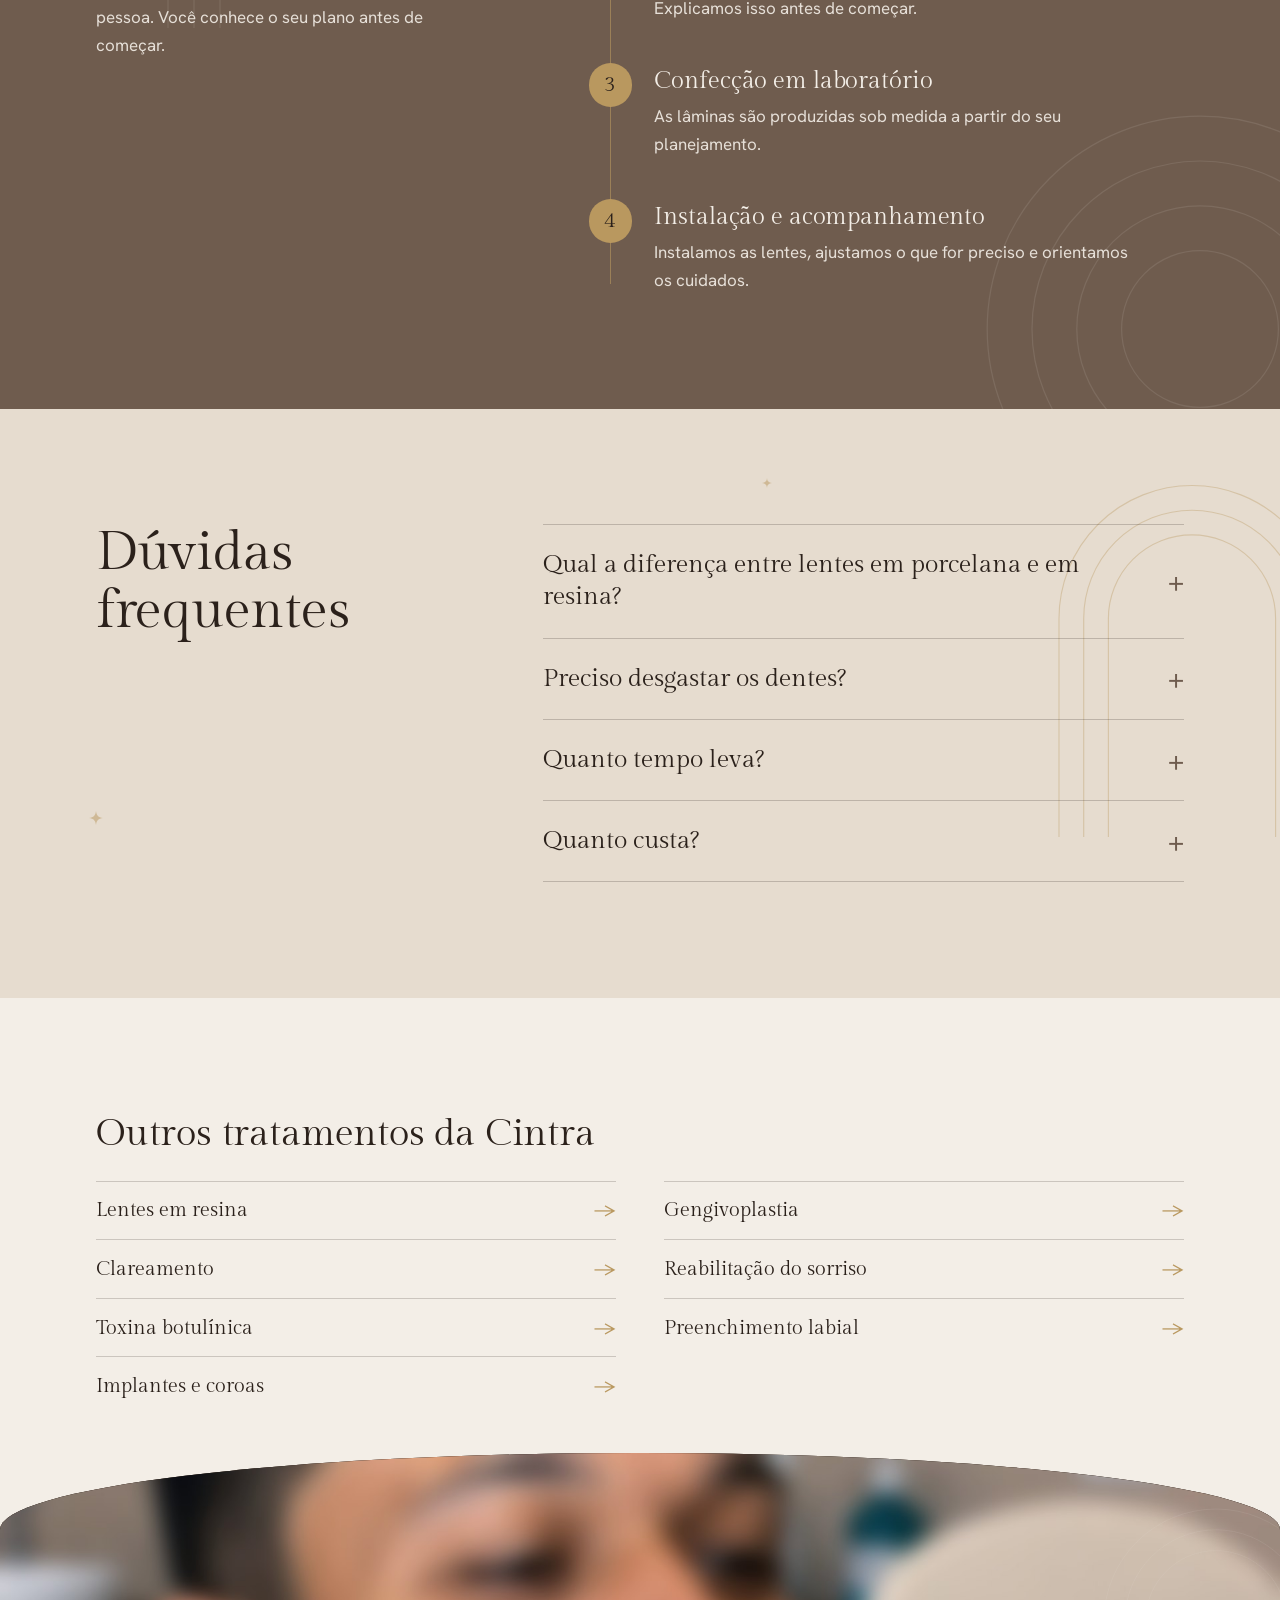
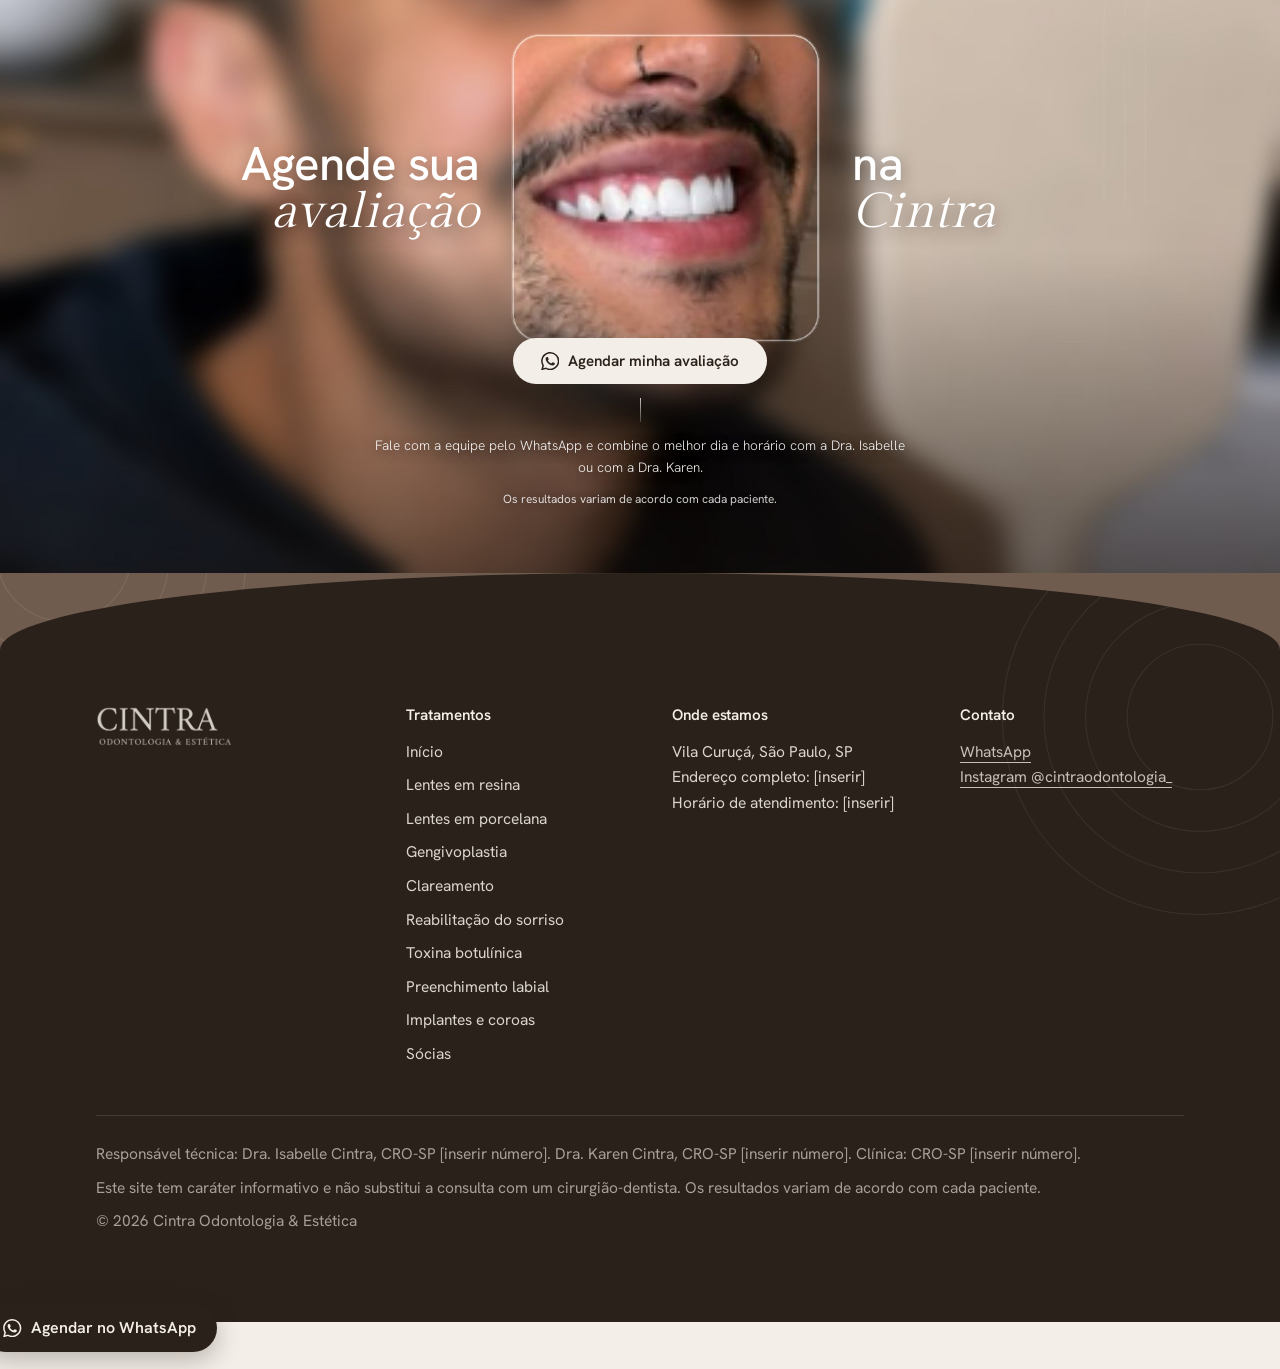
<file: lentes-porcelana.html>
<!doctype html>
<html lang="pt-BR">
<head>
<meta charset="utf-8">
<meta name="viewport" content="width=device-width, initial-scale=1">
<title>Lentes em porcelana | Cintra Odontologia</title>
<meta name="description" content="Lentes em porcelana sob medida, feitas em laboratório a partir do planejamento do seu sorriso. Cintra Odontologia, Vila Curuçá, SP.">
<meta name="theme-color" content="#6F5C4E">
<meta property="og:title" content="Lentes em porcelana | Cintra Odontologia">
<meta property="og:description" content="Lentes em porcelana sob medida, feitas em laboratório a partir do planejamento do seu sorriso. Cintra Odontologia, Vila Curuçá, SP.">
<meta property="og:type" content="website">
<link rel="icon" href="data:image/svg+xml,%3Csvg xmlns='http://www.w3.org/2000/svg' viewBox='0 0 64 64'%3E%3Crect width='64' height='64' rx='32' fill='%236F5C4E'/%3E%3Ctext x='32' y='43' font-size='34' text-anchor='middle' fill='%23F3EEE7' font-family='Georgia,serif'%3EC%3C/text%3E%3C/svg%3E">
<link rel="preconnect" href="https://fonts.googleapis.com">
<link rel="preconnect" href="https://fonts.gstatic.com" crossorigin>
<link href="https://fonts.googleapis.com/css2?family=Gilda+Display&family=Hanken+Grotesk:wght@400;500;600&family=Fraunces:ital,opsz,wght,SOFT@0,9..144,400..600,100;1,9..144,400..500,100&family=Nunito:wght@400;600;700&display=swap" rel="stylesheet">
<link rel="stylesheet" href="style.css">

</head>
<body>

<header class="site-header">
  <div class="wrap">
    <a class="brand" href="index.html" aria-label="Cintra Odontologia e Estética, página inicial">
      <img src="logo-cintra.png" alt="Cintra Odontologia &amp; Estética" width="596" height="174">
    </a>
    <nav class="nav" id="menu" aria-label="Principal">
      <a href="index.html">Início</a>
      <div class="nav-dd"><button type="button" aria-haspopup="true" aria-expanded="false" aria-current="page">Tratamentos</button><div class="dd-panel"><div><div><b>Sorriso</b><a href="lentes-resina.html">Lentes em resina</a><a href="lentes-porcelana.html" aria-current="page">Lentes em porcelana</a><a href="gengivoplastia.html">Gengivoplastia</a><a href="clareamento.html">Clareamento</a><a href="reabilitacao.html">Reabilitação do sorriso</a></div><div><b>Estética facial</b><a href="toxina-botulinica.html">Toxina botulínica</a><a href="preenchimento-labial.html">Preenchimento labial</a></div><div><b>Implantes</b><a href="implantes-e-coroas.html">Implantes e coroas</a></div></div></div></div>
      <a href="socias.html">Sócias</a>
      <a href="index.html#casos">Resultados</a>
    </nav>
    <div class="hdr-right">
      <a class="btn btn-light" data-wa="Olá! Gostaria de agendar uma avaliação na Cintra Odontologia." href="https://www.instagram.com/cintraodontologia_/">Agendar avaliação</a>
      <button class="nav-toggle" type="button" aria-label="Abrir menu" aria-expanded="false" aria-controls="menu"><span></span></button>
    </div>
  </div>
</header>

<main id="topo">
<section class="phero">
  <div class="phero-bg" aria-hidden="true"><img src="capa-lentes-porcelana.jpg" alt="" fetchpriority="high"></div>
  <div class="wrap phero-grid">
    <div class="phero-text">
      <p class="kicker">Sorriso</p>
      <h1>Lentes em porcelana com <em>acabamento sob medida</em></h1>
      <p class="sub">Lâminas finas feitas em laboratório a partir do planejamento do seu sorriso, com a indicação definida na avaliação.</p>
      <a class="btn btn-light" data-wa="Olá! Gostaria de agendar uma avaliação sobre lentes em porcelana." href="https://www.instagram.com/cintraodontologia_/"><svg viewBox="0 0 24 24" aria-hidden="true"><path d="M17.472 14.382c-.297-.149-1.758-.867-2.03-.967-.273-.099-.471-.148-.67.15-.197.297-.767.966-.94 1.164-.173.199-.347.223-.644.075-.297-.15-1.255-.463-2.39-1.475-.883-.788-1.48-1.761-1.653-2.059-.173-.297-.018-.458.13-.606.134-.133.298-.347.446-.52.149-.174.198-.298.298-.497.099-.198.05-.371-.025-.52-.075-.149-.669-1.612-.916-2.207-.242-.579-.487-.5-.669-.51-.173-.008-.371-.01-.57-.01-.198 0-.52.074-.792.372-.272.297-1.04 1.016-1.04 2.479 0 1.462 1.065 2.875 1.213 3.074.149.198 2.096 3.2 5.077 4.487.709.306 1.262.489 1.694.625.712.227 1.36.195 1.871.118.571-.085 1.758-.719 2.006-1.413.248-.694.248-1.289.173-1.413-.074-.124-.272-.198-.57-.347m-5.421 7.403h-.004a9.87 9.87 0 01-5.031-1.378l-.361-.214-3.741.982.998-3.648-.235-.374a9.86 9.86 0 01-1.51-5.26c.001-5.45 4.436-9.884 9.888-9.884 2.64 0 5.122 1.03 6.988 2.898a9.825 9.825 0 012.893 6.994c-.003 5.45-4.437 9.884-9.885 9.884m8.413-18.297A11.815 11.815 0 0012.05 0C5.495 0 .16 5.335.157 11.892c0 2.096.547 4.142 1.588 5.945L.057 24l6.305-1.654a11.882 11.882 0 005.683 1.448h.005c6.554 0 11.89-5.335 11.893-11.893a11.821 11.821 0 00-3.48-8.413Z"/></svg>Agendar minha avaliação</a>
      
    </div>
  </div>
</section>
<section class="tb bg-ivory curved tb-solo" id="sobre">
  <div class="wrap tb-grid">
    <div class="tb-head">
      <h2>Sobre o tratamento</h2>
      <p class="tb-for">Para quem quer mudar cor, formato e alinhamento com um acabamento sob medida.</p>
    </div>
    <div class="tb-text">
      <p>São lâminas finas, produzidas em laboratório a partir do planejamento do seu sorriso. A porcelana costuma resistir melhor a manchas.</p><p>A indicação depende da avaliação, da saúde dos dentes e do resultado que você deseja.</p>
      <ul class="points"><li>Planejamento do sorriso antes de qualquer procedimento</li><li>Lâminas produzidas sob medida em laboratório</li><li>Você conhece cada etapa antes de começar</li></ul>
      <a class="btn btn-dark" data-wa="Olá! Gostaria de saber mais sobre lentes em porcelana." href="https://www.instagram.com/cintraodontologia_/">Falar sobre lentes em porcelana</a>
    </div>
  </div>
</section>
<section class="process">
  <div class="wrap process-grid">
    <div class="process-intro">
      <h2>Como é o tratamento</h2>
      <p>As etapas e os prazos variam de pessoa para pessoa. Você conhece o seu plano antes de começar.</p>
    </div>
    <ol class="steps"><li><span class="n">1</span><div><h3>Avaliação e planejamento</h3><p>Examinamos seus dentes, conversamos sobre o resultado que você quer e planejamos o sorriso.</p></div></li><li><span class="n">2</span><div><h3>Preparo dos dentes</h3><p>Quando necessário, fazemos o preparo dos dentes. Explicamos isso antes de começar.</p></div></li><li><span class="n">3</span><div><h3>Confecção em laboratório</h3><p>As lâminas são produzidas sob medida a partir do seu planejamento.</p></div></li><li><span class="n">4</span><div><h3>Instalação e acompanhamento</h3><p>Instalamos as lentes, ajustamos o que for preciso e orientamos os cuidados.</p></div></li></ol>
  </div>
</section>
<section class="faq" id="duvidas">
  <div class="wrap faq-grid">
    <h2>Dúvidas frequentes</h2>
    <div>
      <details>
        <summary>Qual a diferença entre lentes em porcelana e em resina?</summary>
        <p>A lente em porcelana é produzida em laboratório e costuma resistir melhor a manchas. A de resina é feita direto nos dentes e em geral exige menos desgaste. A escolha depende da avaliação.</p>
      </details>
      <details>
        <summary>Preciso desgastar os dentes?</summary>
        <p>Depende do caso e do material. Na avaliação explicamos o que será necessário no seu planejamento.</p>
      </details>
      <details>
        <summary>Quanto tempo leva?</summary>
        <p>Depende do caso. Na avaliação explicamos as etapas e os prazos do seu plano.</p>
      </details>
      <details>
        <summary>Quanto custa?</summary>
        <p>O valor depende do seu caso e do tratamento indicado. Apresentamos o orçamento depois da avaliação, para você decidir com todas as informações.</p>
      </details>
    </div>
  </div>
</section>
<section class="more">
  <div class="wrap">
    <h2>Outros tratamentos da Cintra</h2>
    <ul><li><a href="lentes-resina.html">Lentes em resina</a></li><li><a href="gengivoplastia.html">Gengivoplastia</a></li><li><a href="clareamento.html">Clareamento</a></li><li><a href="reabilitacao.html">Reabilitação do sorriso</a></li><li><a href="toxina-botulinica.html">Toxina botulínica</a></li><li><a href="preenchimento-labial.html">Preenchimento labial</a></li><li><a href="implantes-e-coroas.html">Implantes e coroas</a></li></ul>
  </div>
</section>
<section class="cta curved">
  <div class="cta-wrap">
    <div class="cta-hero">
      <img src="cta-sorriso.jpg" alt="Paciente da Cintra sorrindo ao ver o resultado no espelho" width="1920" height="1080" loading="lazy">
      <div class="cta-headline">
        <h2 class="cta-l">Agende sua <em>avaliação</em></h2>
        <h2 class="cta-r">na <em>Cintra</em></h2>
      </div>
    </div>
    <div class="cta-actions">
      <a class="btn btn-light" data-wa="Olá! Gostaria de agendar uma avaliação sobre lentes em porcelana." href="https://www.instagram.com/cintraodontologia_/"><svg viewBox="0 0 24 24" aria-hidden="true"><path d="M17.472 14.382c-.297-.149-1.758-.867-2.03-.967-.273-.099-.471-.148-.67.15-.197.297-.767.966-.94 1.164-.173.199-.347.223-.644.075-.297-.15-1.255-.463-2.39-1.475-.883-.788-1.48-1.761-1.653-2.059-.173-.297-.018-.458.13-.606.134-.133.298-.347.446-.52.149-.174.198-.298.298-.497.099-.198.05-.371-.025-.52-.075-.149-.669-1.612-.916-2.207-.242-.579-.487-.5-.669-.51-.173-.008-.371-.01-.57-.01-.198 0-.52.074-.792.372-.272.297-1.04 1.016-1.04 2.479 0 1.462 1.065 2.875 1.213 3.074.149.198 2.096 3.2 5.077 4.487.709.306 1.262.489 1.694.625.712.227 1.36.195 1.871.118.571-.085 1.758-.719 2.006-1.413.248-.694.248-1.289.173-1.413-.074-.124-.272-.198-.57-.347m-5.421 7.403h-.004a9.87 9.87 0 01-5.031-1.378l-.361-.214-3.741.982.998-3.648-.235-.374a9.86 9.86 0 01-1.51-5.26c.001-5.45 4.436-9.884 9.888-9.884 2.64 0 5.122 1.03 6.988 2.898a9.825 9.825 0 012.893 6.994c-.003 5.45-4.437 9.884-9.885 9.884m8.413-18.297A11.815 11.815 0 0012.05 0C5.495 0 .16 5.335.157 11.892c0 2.096.547 4.142 1.588 5.945L.057 24l6.305-1.654a11.882 11.882 0 005.683 1.448h.005c6.554 0 11.89-5.335 11.893-11.893a11.821 11.821 0 00-3.48-8.413Z"/></svg>Agendar minha avaliação</a>
      <div class="cta-div" aria-hidden="true"></div>
      <p>Fale com a equipe pelo WhatsApp e combine o melhor dia e horário com a Dra. Isabelle ou com a Dra. Karen.</p>
      <small class="cta-note">Os resultados variam de acordo com cada paciente.</small>
    </div>
  </div>
</section>
</main>

<footer class="footer curved">
  <div class="wrap">
    <div class="footer-grid">
      <div>
        <a class="brand" href="index.html" aria-label="Página inicial">
          <img src="logo-cintra.png" alt="Cintra Odontologia &amp; Estética" width="596" height="174">
        </a>
      </div>
      <div>
        <h3>Tratamentos</h3>
        <div class="footer-nav"><a href="index.html">Início</a><a href="lentes-resina.html">Lentes em resina</a><a href="lentes-porcelana.html">Lentes em porcelana</a><a href="gengivoplastia.html">Gengivoplastia</a><a href="clareamento.html">Clareamento</a><a href="reabilitacao.html">Reabilitação do sorriso</a><a href="toxina-botulinica.html">Toxina botulínica</a><a href="preenchimento-labial.html">Preenchimento labial</a><a href="implantes-e-coroas.html">Implantes e coroas</a><a href="socias.html">Sócias</a></div>
      </div>
      <div>
        <h3>Onde estamos</h3>
        <p>Vila Curuçá, São Paulo, SP</p>
        <p><!-- PENDENTE --> Endereço completo: [inserir]</p>
        <p><!-- PENDENTE --> Horário de atendimento: [inserir]</p>
      </div>
      <div>
        <h3>Contato</h3>
        <p><a data-wa="Olá! Gostaria de falar com a Cintra Odontologia." href="https://www.instagram.com/cintraodontologia_/">WhatsApp</a></p>
        <p><a href="https://www.instagram.com/cintraodontologia_/" target="_blank" rel="noopener">Instagram @cintraodontologia_</a></p>
      </div>
    </div>
    <div class="legal">
      <p><!-- PENDENTE --> Responsável técnica: Dra. Isabelle Cintra, CRO-SP [inserir número]. Dra. Karen Cintra, CRO-SP [inserir número]. Clínica: CRO-SP [inserir número].</p>
      <p>Este site tem caráter informativo e não substitui a consulta com um cirurgião-dentista. Os resultados variam de acordo com cada paciente.</p>
      <p>© <span id="ano">2026</span> Cintra Odontologia &amp; Estética</p>
    </div>
  </div>
</footer>

<a class="btn btn-dark float-wa" data-wa="Olá! Gostaria de agendar uma avaliação na Cintra Odontologia." href="https://www.instagram.com/cintraodontologia_/" aria-label="Agendar avaliação pelo WhatsApp">
  <svg viewBox="0 0 24 24" aria-hidden="true"><path d="M17.472 14.382c-.297-.149-1.758-.867-2.03-.967-.273-.099-.471-.148-.67.15-.197.297-.767.966-.94 1.164-.173.199-.347.223-.644.075-.297-.15-1.255-.463-2.39-1.475-.883-.788-1.48-1.761-1.653-2.059-.173-.297-.018-.458.13-.606.134-.133.298-.347.446-.52.149-.174.198-.298.298-.497.099-.198.05-.371-.025-.52-.075-.149-.669-1.612-.916-2.207-.242-.579-.487-.5-.669-.51-.173-.008-.371-.01-.57-.01-.198 0-.52.074-.792.372-.272.297-1.04 1.016-1.04 2.479 0 1.462 1.065 2.875 1.213 3.074.149.198 2.096 3.2 5.077 4.487.709.306 1.262.489 1.694.625.712.227 1.36.195 1.871.118.571-.085 1.758-.719 2.006-1.413.248-.694.248-1.289.173-1.413-.074-.124-.272-.198-.57-.347m-5.421 7.403h-.004a9.87 9.87 0 01-5.031-1.378l-.361-.214-3.741.982.998-3.648-.235-.374a9.86 9.86 0 01-1.51-5.26c.001-5.45 4.436-9.884 9.888-9.884 2.64 0 5.122 1.03 6.988 2.898a9.825 9.825 0 012.893 6.994c-.003 5.45-4.437 9.884-9.885 9.884m8.413-18.297A11.815 11.815 0 0012.05 0C5.495 0 .16 5.335.157 11.892c0 2.096.547 4.142 1.588 5.945L.057 24l6.305-1.654a11.882 11.882 0 005.683 1.448h.005c6.554 0 11.89-5.335 11.893-11.893a11.821 11.821 0 00-3.48-8.413Z"/></svg>
  Agendar no WhatsApp
</a>

<script src="site.js"></script>
</body>
</html>
</file>
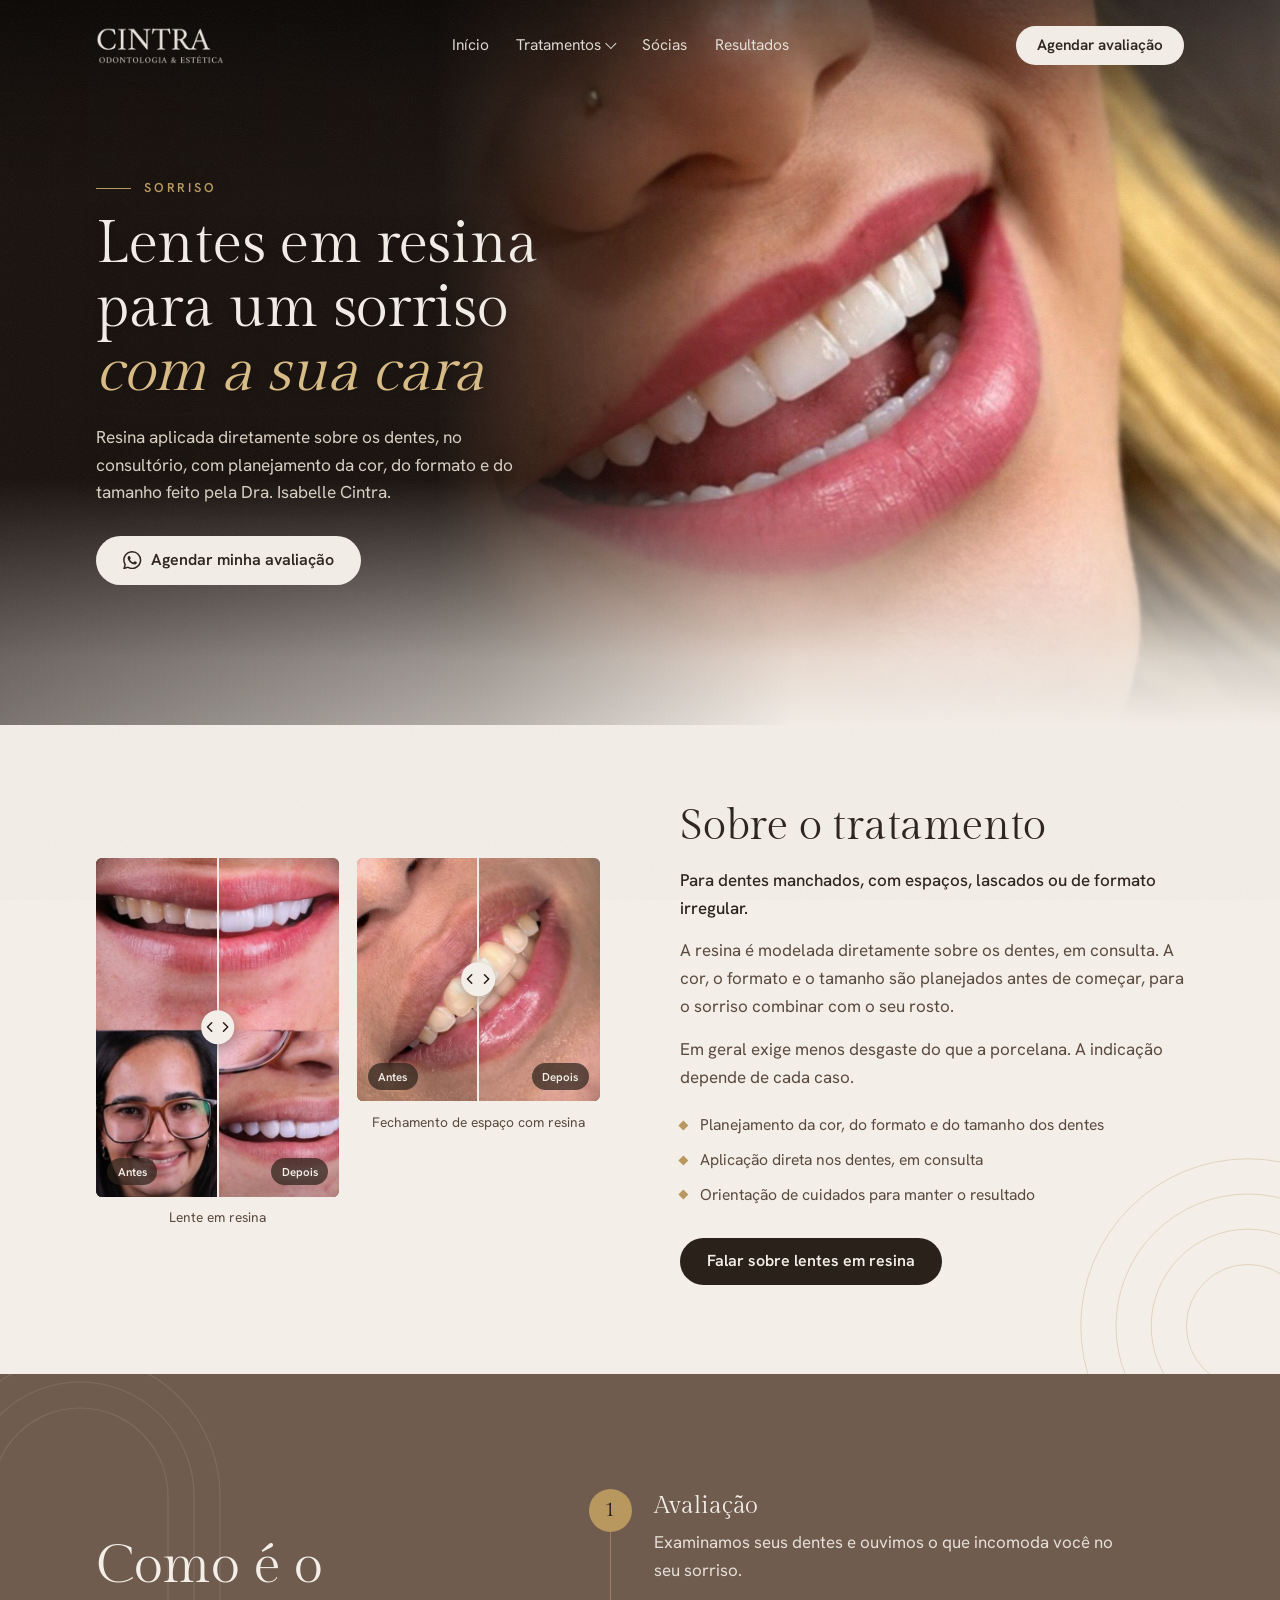
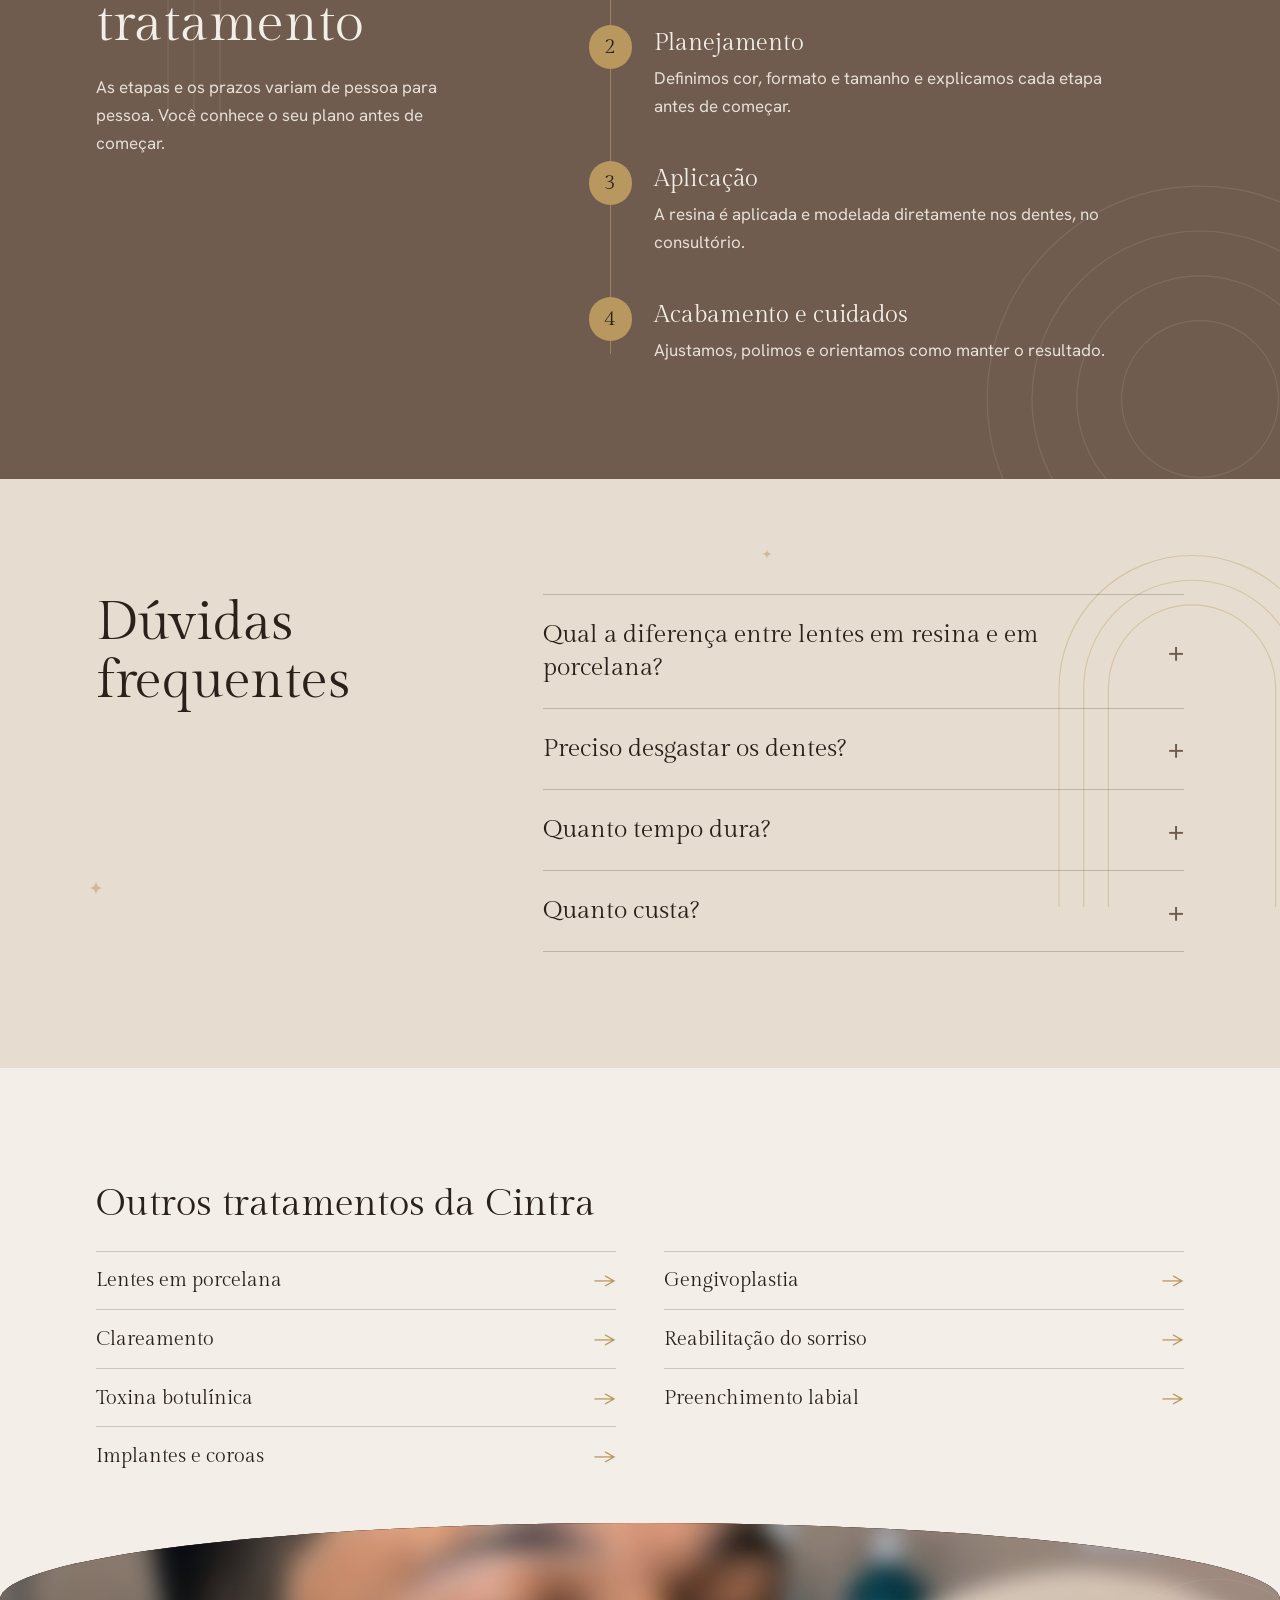
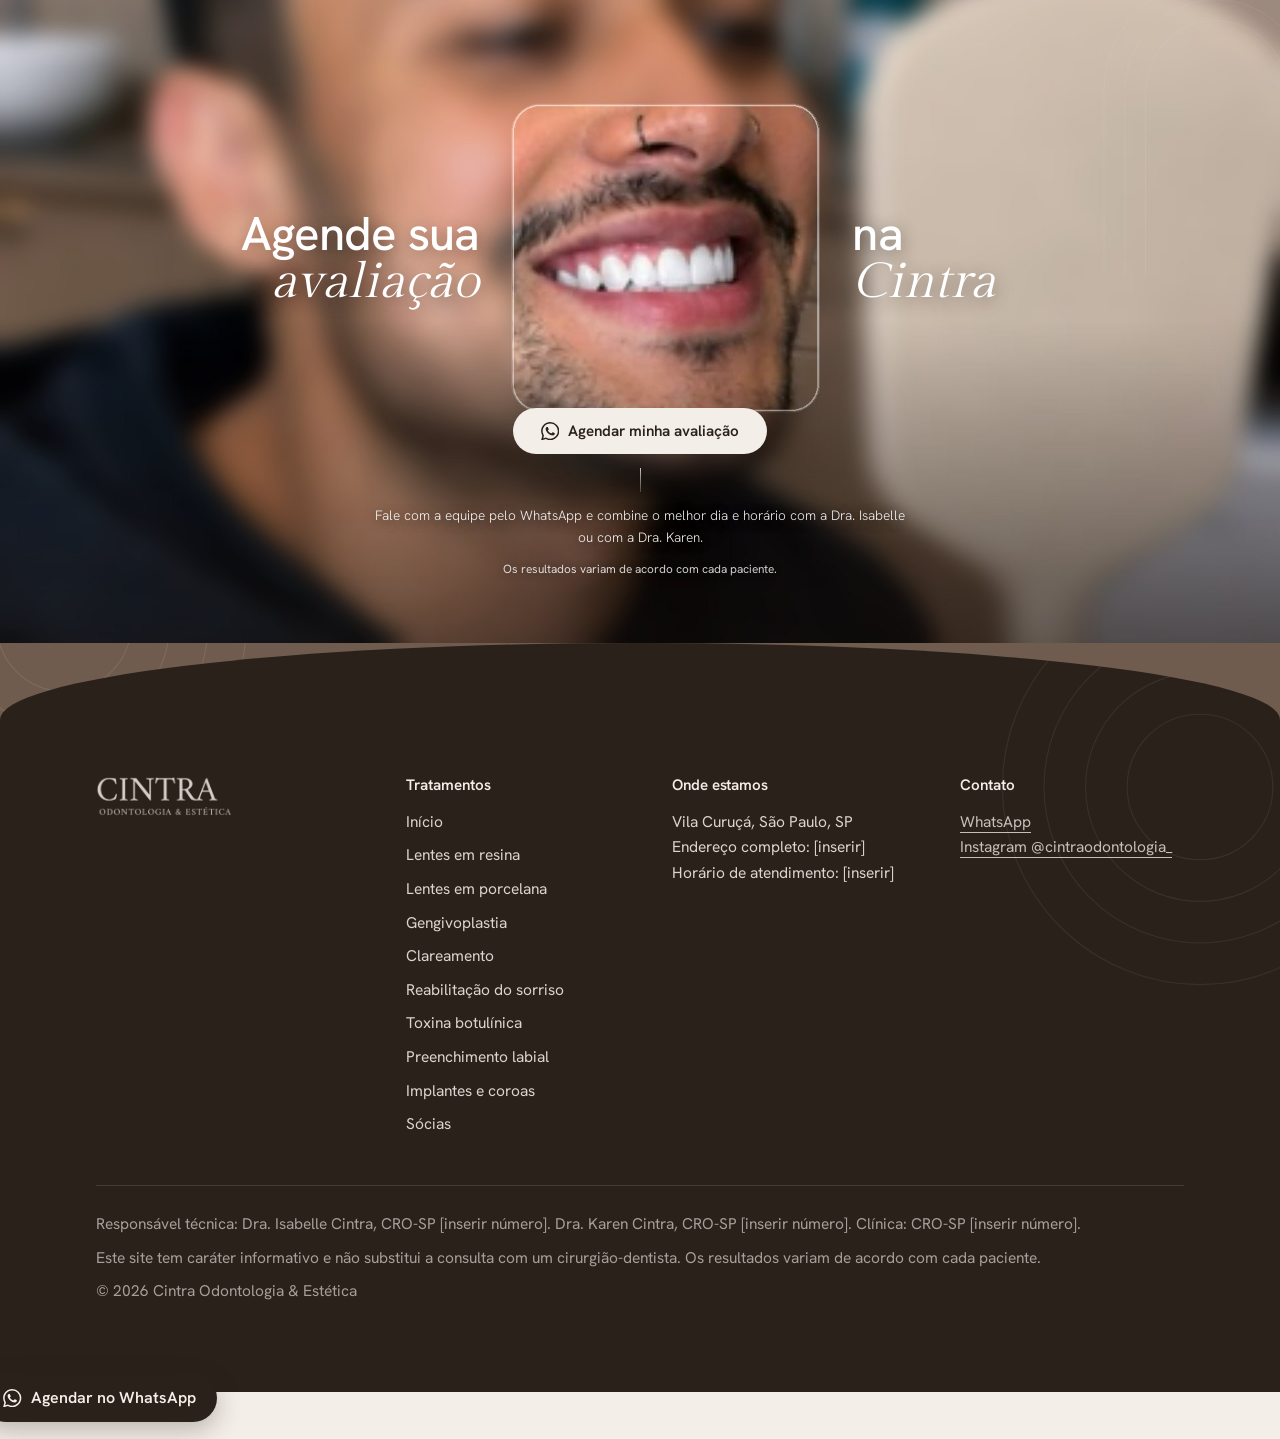
<file: lentes-resina.html>
<!doctype html>
<html lang="pt-BR">
<head>
<meta charset="utf-8">
<meta name="viewport" content="width=device-width, initial-scale=1">
<title>Lentes em resina | Cintra Odontologia</title>
<meta name="description" content="Lentes em resina aplicadas diretamente nos dentes, no consultório, com planejamento da cor, do formato e do tamanho. Cintra Odontologia, Vila Curuçá, SP.">
<meta name="theme-color" content="#6F5C4E">
<meta property="og:title" content="Lentes em resina | Cintra Odontologia">
<meta property="og:description" content="Lentes em resina aplicadas diretamente nos dentes, no consultório, com planejamento da cor, do formato e do tamanho. Cintra Odontologia, Vila Curuçá, SP.">
<meta property="og:type" content="website">
<link rel="icon" href="data:image/svg+xml,%3Csvg xmlns='http://www.w3.org/2000/svg' viewBox='0 0 64 64'%3E%3Crect width='64' height='64' rx='32' fill='%236F5C4E'/%3E%3Ctext x='32' y='43' font-size='34' text-anchor='middle' fill='%23F3EEE7' font-family='Georgia,serif'%3EC%3C/text%3E%3C/svg%3E">
<link rel="preconnect" href="https://fonts.googleapis.com">
<link rel="preconnect" href="https://fonts.gstatic.com" crossorigin>
<link href="https://fonts.googleapis.com/css2?family=Gilda+Display&family=Hanken+Grotesk:wght@400;500;600&family=Fraunces:ital,opsz,wght,SOFT@0,9..144,400..600,100;1,9..144,400..500,100&family=Nunito:wght@400;600;700&display=swap" rel="stylesheet">
<link rel="stylesheet" href="style.css">

</head>
<body>

<header class="site-header">
  <div class="wrap">
    <a class="brand" href="index.html" aria-label="Cintra Odontologia e Estética, página inicial">
      <img src="logo-cintra.png" alt="Cintra Odontologia &amp; Estética" width="596" height="174">
    </a>
    <nav class="nav" id="menu" aria-label="Principal">
      <a href="index.html">Início</a>
      <div class="nav-dd"><button type="button" aria-haspopup="true" aria-expanded="false" aria-current="page">Tratamentos</button><div class="dd-panel"><div><div><b>Sorriso</b><a href="lentes-resina.html" aria-current="page">Lentes em resina</a><a href="lentes-porcelana.html">Lentes em porcelana</a><a href="gengivoplastia.html">Gengivoplastia</a><a href="clareamento.html">Clareamento</a><a href="reabilitacao.html">Reabilitação do sorriso</a></div><div><b>Estética facial</b><a href="toxina-botulinica.html">Toxina botulínica</a><a href="preenchimento-labial.html">Preenchimento labial</a></div><div><b>Implantes</b><a href="implantes-e-coroas.html">Implantes e coroas</a></div></div></div></div>
      <a href="socias.html">Sócias</a>
      <a href="index.html#casos">Resultados</a>
    </nav>
    <div class="hdr-right">
      <a class="btn btn-light" data-wa="Olá! Gostaria de agendar uma avaliação na Cintra Odontologia." href="https://www.instagram.com/cintraodontologia_/">Agendar avaliação</a>
      <button class="nav-toggle" type="button" aria-label="Abrir menu" aria-expanded="false" aria-controls="menu"><span></span></button>
    </div>
  </div>
</header>

<main id="topo">
<section class="phero">
  <div class="phero-bg" aria-hidden="true"><img src="capa-lentes-resina.jpg" alt="" fetchpriority="high"></div>
  <div class="wrap phero-grid">
    <div class="phero-text">
      <p class="kicker">Sorriso</p>
      <h1>Lentes em resina para um sorriso <em>com a sua cara</em></h1>
      <p class="sub">Resina aplicada diretamente sobre os dentes, no consultório, com planejamento da cor, do formato e do tamanho feito pela Dra. Isabelle Cintra.</p>
      <a class="btn btn-light" data-wa="Olá! Gostaria de agendar uma avaliação sobre lentes em resina." href="https://www.instagram.com/cintraodontologia_/"><svg viewBox="0 0 24 24" aria-hidden="true"><path d="M17.472 14.382c-.297-.149-1.758-.867-2.03-.967-.273-.099-.471-.148-.67.15-.197.297-.767.966-.94 1.164-.173.199-.347.223-.644.075-.297-.15-1.255-.463-2.39-1.475-.883-.788-1.48-1.761-1.653-2.059-.173-.297-.018-.458.13-.606.134-.133.298-.347.446-.52.149-.174.198-.298.298-.497.099-.198.05-.371-.025-.52-.075-.149-.669-1.612-.916-2.207-.242-.579-.487-.5-.669-.51-.173-.008-.371-.01-.57-.01-.198 0-.52.074-.792.372-.272.297-1.04 1.016-1.04 2.479 0 1.462 1.065 2.875 1.213 3.074.149.198 2.096 3.2 5.077 4.487.709.306 1.262.489 1.694.625.712.227 1.36.195 1.871.118.571-.085 1.758-.719 2.006-1.413.248-.694.248-1.289.173-1.413-.074-.124-.272-.198-.57-.347m-5.421 7.403h-.004a9.87 9.87 0 01-5.031-1.378l-.361-.214-3.741.982.998-3.648-.235-.374a9.86 9.86 0 01-1.51-5.26c.001-5.45 4.436-9.884 9.888-9.884 2.64 0 5.122 1.03 6.988 2.898a9.825 9.825 0 012.893 6.994c-.003 5.45-4.437 9.884-9.885 9.884m8.413-18.297A11.815 11.815 0 0012.05 0C5.495 0 .16 5.335.157 11.892c0 2.096.547 4.142 1.588 5.945L.057 24l6.305-1.654a11.882 11.882 0 005.683 1.448h.005c6.554 0 11.89-5.335 11.893-11.893a11.821 11.821 0 00-3.48-8.413Z"/></svg>Agendar minha avaliação</a>
      
    </div>
  </div>
</section>
<section class="tb bg-ivory curved" id="sobre">
  <div class="wrap tb-grid">
    <div class="tb-media pair"><figure><div class="ba" data-ba style="--ar:511/712;--arn:0.7177">
            <img src="colagem-depois.jpg" alt="Depois: Lente em resina" loading="lazy">
            <img class="ba-before" src="colagem-antes.jpg" alt="Antes: Lente em resina" loading="lazy">
            <span class="ba-pill l">Antes</span>
            <span class="ba-pill r">Depois</span>
            <div class="ba-line"><div class="ba-knob"><svg viewBox="0 0 24 24" aria-hidden="true"><polyline points="15 18 9 12 15 6"/></svg><svg viewBox="0 0 24 24" aria-hidden="true"><polyline points="9 18 15 12 9 6"/></svg></div></div>
            <input type="range" min="0" max="100" value="50" aria-label="Comparar antes e depois: lente em resina">
          </div><figcaption>Lente em resina</figcaption></figure><figure><div class="ba" data-ba style="--ar:1/1;--arn:1.0000">
            <img src="caso2-depois.jpg" alt="Depois: Fechamento de espaço com resina" loading="lazy">
            <img class="ba-before" src="caso2-antes.jpg" alt="Antes: Fechamento de espaço com resina" loading="lazy">
            <span class="ba-pill l">Antes</span>
            <span class="ba-pill r">Depois</span>
            <div class="ba-line"><div class="ba-knob"><svg viewBox="0 0 24 24" aria-hidden="true"><polyline points="15 18 9 12 15 6"/></svg><svg viewBox="0 0 24 24" aria-hidden="true"><polyline points="9 18 15 12 9 6"/></svg></div></div>
            <input type="range" min="0" max="100" value="50" aria-label="Comparar antes e depois: fechamento de espaço com resina">
          </div><figcaption>Fechamento de espaço com resina</figcaption></figure></div>
    <div class="tb-text">
      <h2>Sobre o tratamento</h2>
      <p class="tb-for">Para dentes manchados, com espaços, lascados ou de formato irregular.</p>
      <p>A resina é modelada diretamente sobre os dentes, em consulta. A cor, o formato e o tamanho são planejados antes de começar, para o sorriso combinar com o seu rosto.</p><p>Em geral exige menos desgaste do que a porcelana. A indicação depende de cada caso.</p>
      <ul class="points"><li>Planejamento da cor, do formato e do tamanho dos dentes</li><li>Aplicação direta nos dentes, em consulta</li><li>Orientação de cuidados para manter o resultado</li></ul>
      <a class="btn btn-dark" data-wa="Olá! Gostaria de saber mais sobre lentes em resina." href="https://www.instagram.com/cintraodontologia_/">Falar sobre lentes em resina</a>
    </div>
  </div>
</section>
<section class="process">
  <div class="wrap process-grid">
    <div class="process-intro">
      <h2>Como é o tratamento</h2>
      <p>As etapas e os prazos variam de pessoa para pessoa. Você conhece o seu plano antes de começar.</p>
    </div>
    <ol class="steps"><li><span class="n">1</span><div><h3>Avaliação</h3><p>Examinamos seus dentes e ouvimos o que incomoda você no seu sorriso.</p></div></li><li><span class="n">2</span><div><h3>Planejamento</h3><p>Definimos cor, formato e tamanho e explicamos cada etapa antes de começar.</p></div></li><li><span class="n">3</span><div><h3>Aplicação</h3><p>A resina é aplicada e modelada diretamente nos dentes, no consultório.</p></div></li><li><span class="n">4</span><div><h3>Acabamento e cuidados</h3><p>Ajustamos, polimos e orientamos como manter o resultado.</p></div></li></ol>
  </div>
</section>
<section class="faq" id="duvidas">
  <div class="wrap faq-grid">
    <h2>Dúvidas frequentes</h2>
    <div>
      <details>
        <summary>Qual a diferença entre lentes em resina e em porcelana?</summary>
        <p>A lente em resina é feita diretamente nos dentes, no consultório, e em geral exige menos desgaste. A de porcelana é produzida em laboratório e costuma resistir melhor a manchas. A escolha depende da avaliação, dos seus hábitos e do resultado que você deseja.</p>
      </details>
      <details>
        <summary>Preciso desgastar os dentes?</summary>
        <p>Depende do caso. Na avaliação explicamos o que será necessário no seu planejamento, antes de qualquer procedimento.</p>
      </details>
      <details>
        <summary>Quanto tempo dura?</summary>
        <p>Depende dos seus hábitos e dos cuidados com os dentes. Na avaliação a Dra. explica o que esperar e como fazer a manutenção.</p>
      </details>
      <details>
        <summary>Quanto custa?</summary>
        <p>O valor depende do seu caso e do tratamento indicado. Apresentamos o orçamento depois da avaliação, para você decidir com todas as informações.</p>
      </details>
    </div>
  </div>
</section>
<section class="more">
  <div class="wrap">
    <h2>Outros tratamentos da Cintra</h2>
    <ul><li><a href="lentes-porcelana.html">Lentes em porcelana</a></li><li><a href="gengivoplastia.html">Gengivoplastia</a></li><li><a href="clareamento.html">Clareamento</a></li><li><a href="reabilitacao.html">Reabilitação do sorriso</a></li><li><a href="toxina-botulinica.html">Toxina botulínica</a></li><li><a href="preenchimento-labial.html">Preenchimento labial</a></li><li><a href="implantes-e-coroas.html">Implantes e coroas</a></li></ul>
  </div>
</section>
<section class="cta curved">
  <div class="cta-wrap">
    <div class="cta-hero">
      <img src="cta-sorriso.jpg" alt="Paciente da Cintra sorrindo ao ver o resultado no espelho" width="1920" height="1080" loading="lazy">
      <div class="cta-headline">
        <h2 class="cta-l">Agende sua <em>avaliação</em></h2>
        <h2 class="cta-r">na <em>Cintra</em></h2>
      </div>
    </div>
    <div class="cta-actions">
      <a class="btn btn-light" data-wa="Olá! Gostaria de agendar uma avaliação sobre lentes em resina." href="https://www.instagram.com/cintraodontologia_/"><svg viewBox="0 0 24 24" aria-hidden="true"><path d="M17.472 14.382c-.297-.149-1.758-.867-2.03-.967-.273-.099-.471-.148-.67.15-.197.297-.767.966-.94 1.164-.173.199-.347.223-.644.075-.297-.15-1.255-.463-2.39-1.475-.883-.788-1.48-1.761-1.653-2.059-.173-.297-.018-.458.13-.606.134-.133.298-.347.446-.52.149-.174.198-.298.298-.497.099-.198.05-.371-.025-.52-.075-.149-.669-1.612-.916-2.207-.242-.579-.487-.5-.669-.51-.173-.008-.371-.01-.57-.01-.198 0-.52.074-.792.372-.272.297-1.04 1.016-1.04 2.479 0 1.462 1.065 2.875 1.213 3.074.149.198 2.096 3.2 5.077 4.487.709.306 1.262.489 1.694.625.712.227 1.36.195 1.871.118.571-.085 1.758-.719 2.006-1.413.248-.694.248-1.289.173-1.413-.074-.124-.272-.198-.57-.347m-5.421 7.403h-.004a9.87 9.87 0 01-5.031-1.378l-.361-.214-3.741.982.998-3.648-.235-.374a9.86 9.86 0 01-1.51-5.26c.001-5.45 4.436-9.884 9.888-9.884 2.64 0 5.122 1.03 6.988 2.898a9.825 9.825 0 012.893 6.994c-.003 5.45-4.437 9.884-9.885 9.884m8.413-18.297A11.815 11.815 0 0012.05 0C5.495 0 .16 5.335.157 11.892c0 2.096.547 4.142 1.588 5.945L.057 24l6.305-1.654a11.882 11.882 0 005.683 1.448h.005c6.554 0 11.89-5.335 11.893-11.893a11.821 11.821 0 00-3.48-8.413Z"/></svg>Agendar minha avaliação</a>
      <div class="cta-div" aria-hidden="true"></div>
      <p>Fale com a equipe pelo WhatsApp e combine o melhor dia e horário com a Dra. Isabelle ou com a Dra. Karen.</p>
      <small class="cta-note">Os resultados variam de acordo com cada paciente.</small>
    </div>
  </div>
</section>
</main>

<footer class="footer curved">
  <div class="wrap">
    <div class="footer-grid">
      <div>
        <a class="brand" href="index.html" aria-label="Página inicial">
          <img src="logo-cintra.png" alt="Cintra Odontologia &amp; Estética" width="596" height="174">
        </a>
      </div>
      <div>
        <h3>Tratamentos</h3>
        <div class="footer-nav"><a href="index.html">Início</a><a href="lentes-resina.html">Lentes em resina</a><a href="lentes-porcelana.html">Lentes em porcelana</a><a href="gengivoplastia.html">Gengivoplastia</a><a href="clareamento.html">Clareamento</a><a href="reabilitacao.html">Reabilitação do sorriso</a><a href="toxina-botulinica.html">Toxina botulínica</a><a href="preenchimento-labial.html">Preenchimento labial</a><a href="implantes-e-coroas.html">Implantes e coroas</a><a href="socias.html">Sócias</a></div>
      </div>
      <div>
        <h3>Onde estamos</h3>
        <p>Vila Curuçá, São Paulo, SP</p>
        <p><!-- PENDENTE --> Endereço completo: [inserir]</p>
        <p><!-- PENDENTE --> Horário de atendimento: [inserir]</p>
      </div>
      <div>
        <h3>Contato</h3>
        <p><a data-wa="Olá! Gostaria de falar com a Cintra Odontologia." href="https://www.instagram.com/cintraodontologia_/">WhatsApp</a></p>
        <p><a href="https://www.instagram.com/cintraodontologia_/" target="_blank" rel="noopener">Instagram @cintraodontologia_</a></p>
      </div>
    </div>
    <div class="legal">
      <p><!-- PENDENTE --> Responsável técnica: Dra. Isabelle Cintra, CRO-SP [inserir número]. Dra. Karen Cintra, CRO-SP [inserir número]. Clínica: CRO-SP [inserir número].</p>
      <p>Este site tem caráter informativo e não substitui a consulta com um cirurgião-dentista. Os resultados variam de acordo com cada paciente.</p>
      <p>© <span id="ano">2026</span> Cintra Odontologia &amp; Estética</p>
    </div>
  </div>
</footer>

<a class="btn btn-dark float-wa" data-wa="Olá! Gostaria de agendar uma avaliação na Cintra Odontologia." href="https://www.instagram.com/cintraodontologia_/" aria-label="Agendar avaliação pelo WhatsApp">
  <svg viewBox="0 0 24 24" aria-hidden="true"><path d="M17.472 14.382c-.297-.149-1.758-.867-2.03-.967-.273-.099-.471-.148-.67.15-.197.297-.767.966-.94 1.164-.173.199-.347.223-.644.075-.297-.15-1.255-.463-2.39-1.475-.883-.788-1.48-1.761-1.653-2.059-.173-.297-.018-.458.13-.606.134-.133.298-.347.446-.52.149-.174.198-.298.298-.497.099-.198.05-.371-.025-.52-.075-.149-.669-1.612-.916-2.207-.242-.579-.487-.5-.669-.51-.173-.008-.371-.01-.57-.01-.198 0-.52.074-.792.372-.272.297-1.04 1.016-1.04 2.479 0 1.462 1.065 2.875 1.213 3.074.149.198 2.096 3.2 5.077 4.487.709.306 1.262.489 1.694.625.712.227 1.36.195 1.871.118.571-.085 1.758-.719 2.006-1.413.248-.694.248-1.289.173-1.413-.074-.124-.272-.198-.57-.347m-5.421 7.403h-.004a9.87 9.87 0 01-5.031-1.378l-.361-.214-3.741.982.998-3.648-.235-.374a9.86 9.86 0 01-1.51-5.26c.001-5.45 4.436-9.884 9.888-9.884 2.64 0 5.122 1.03 6.988 2.898a9.825 9.825 0 012.893 6.994c-.003 5.45-4.437 9.884-9.885 9.884m8.413-18.297A11.815 11.815 0 0012.05 0C5.495 0 .16 5.335.157 11.892c0 2.096.547 4.142 1.588 5.945L.057 24l6.305-1.654a11.882 11.882 0 005.683 1.448h.005c6.554 0 11.89-5.335 11.893-11.893a11.821 11.821 0 00-3.48-8.413Z"/></svg>
  Agendar no WhatsApp
</a>

<script src="site.js"></script>
</body>
</html>
</file>
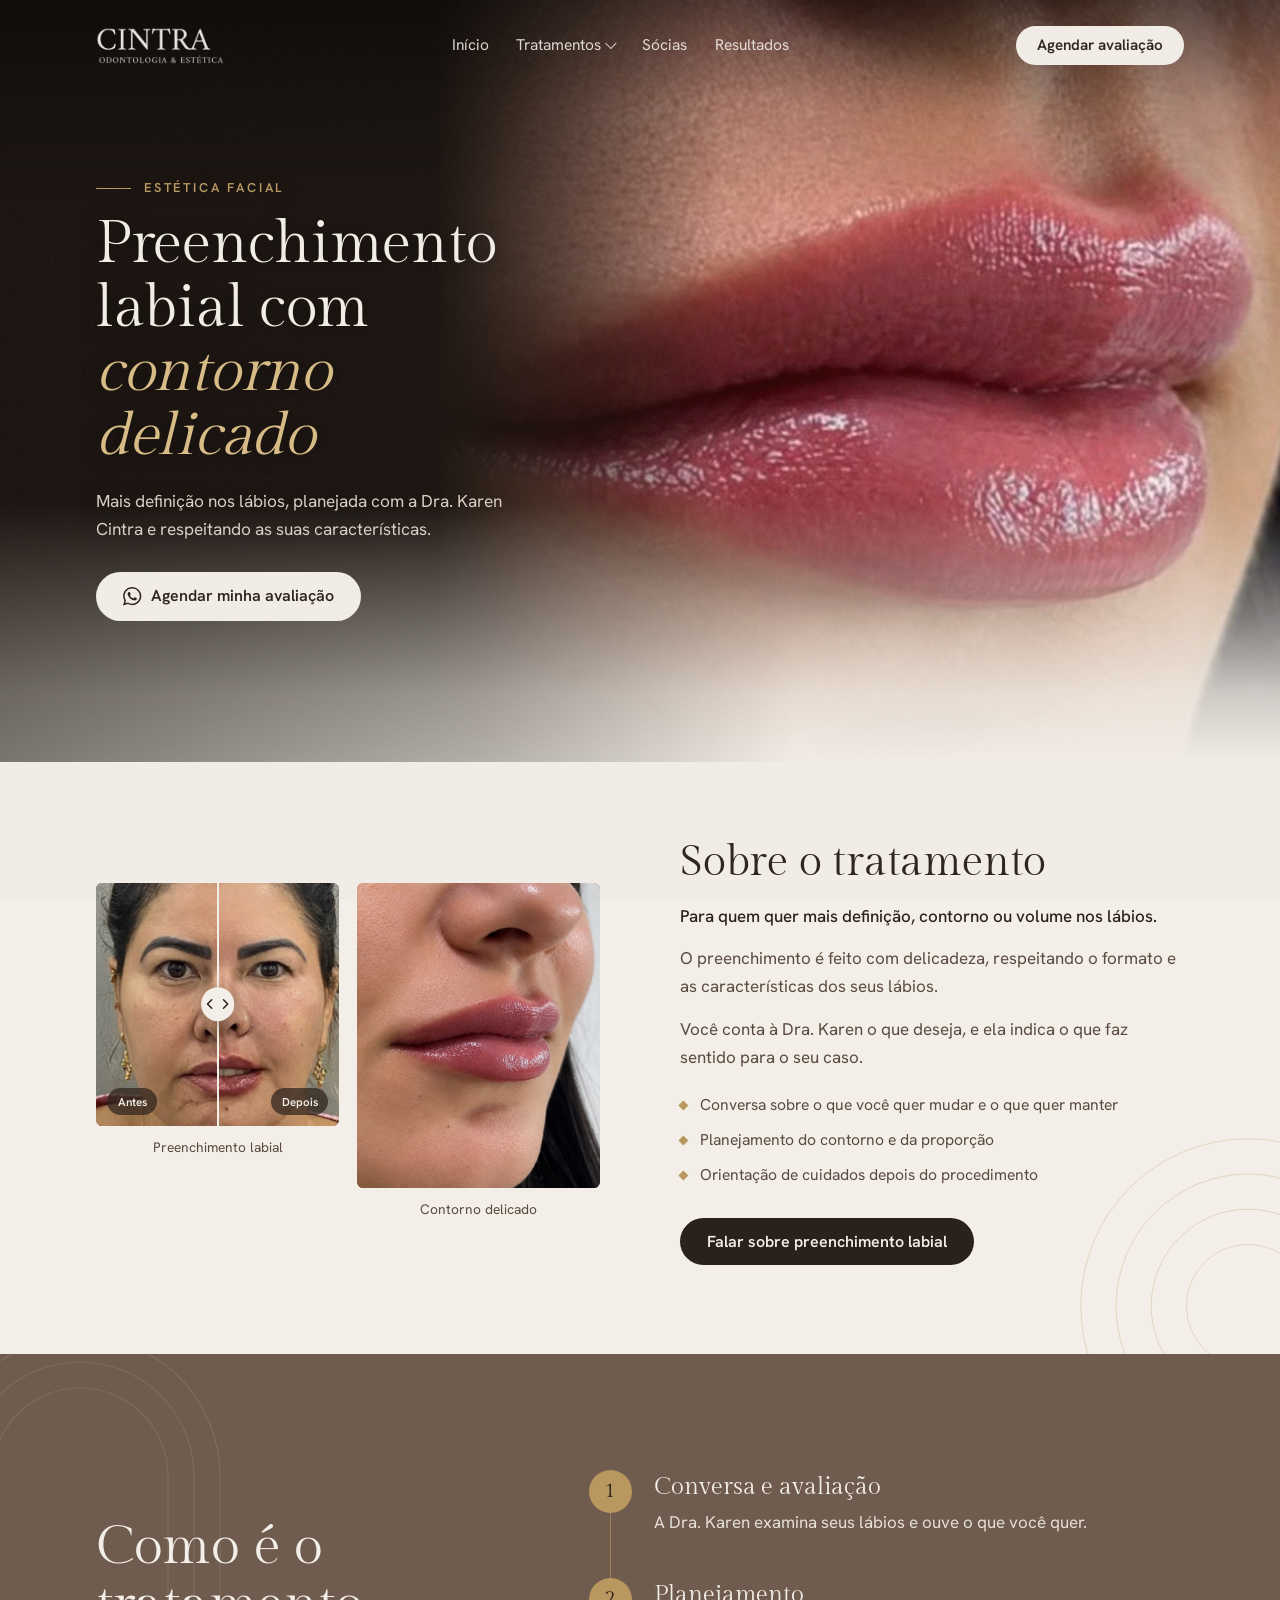
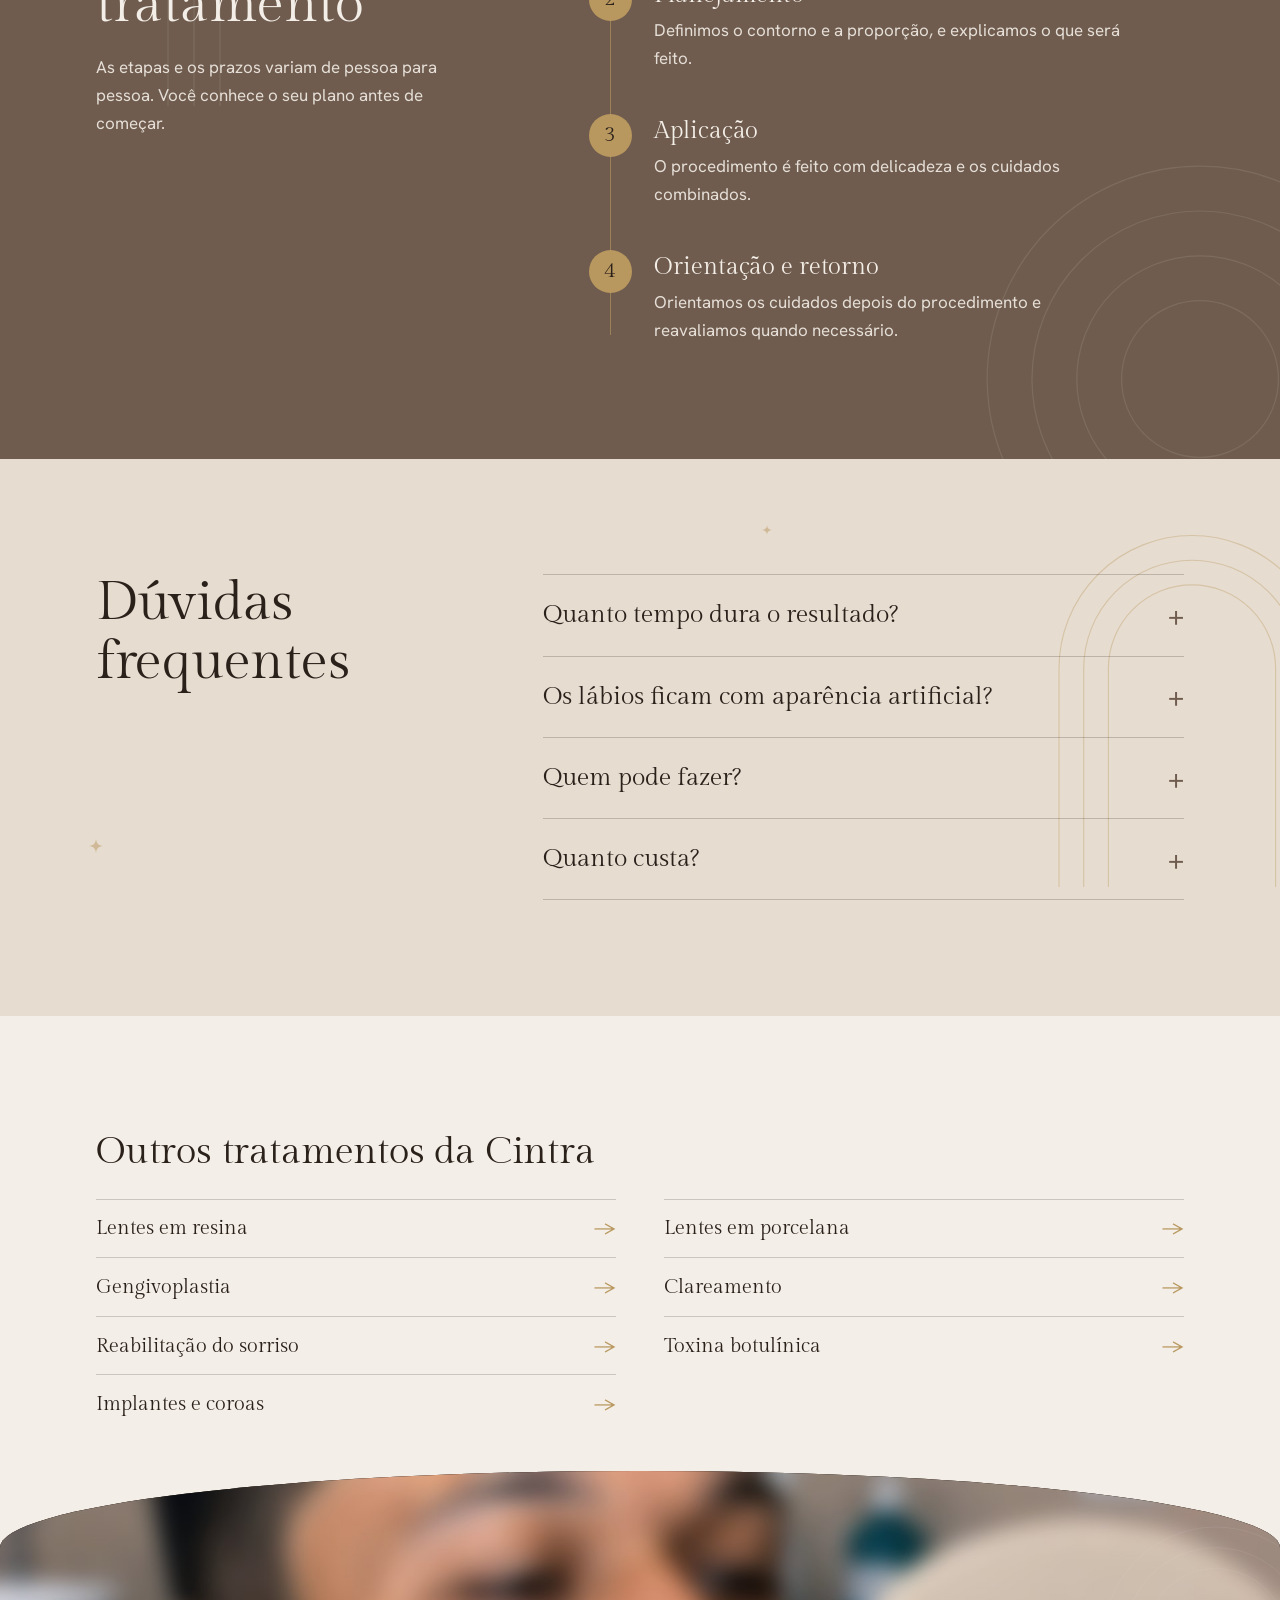
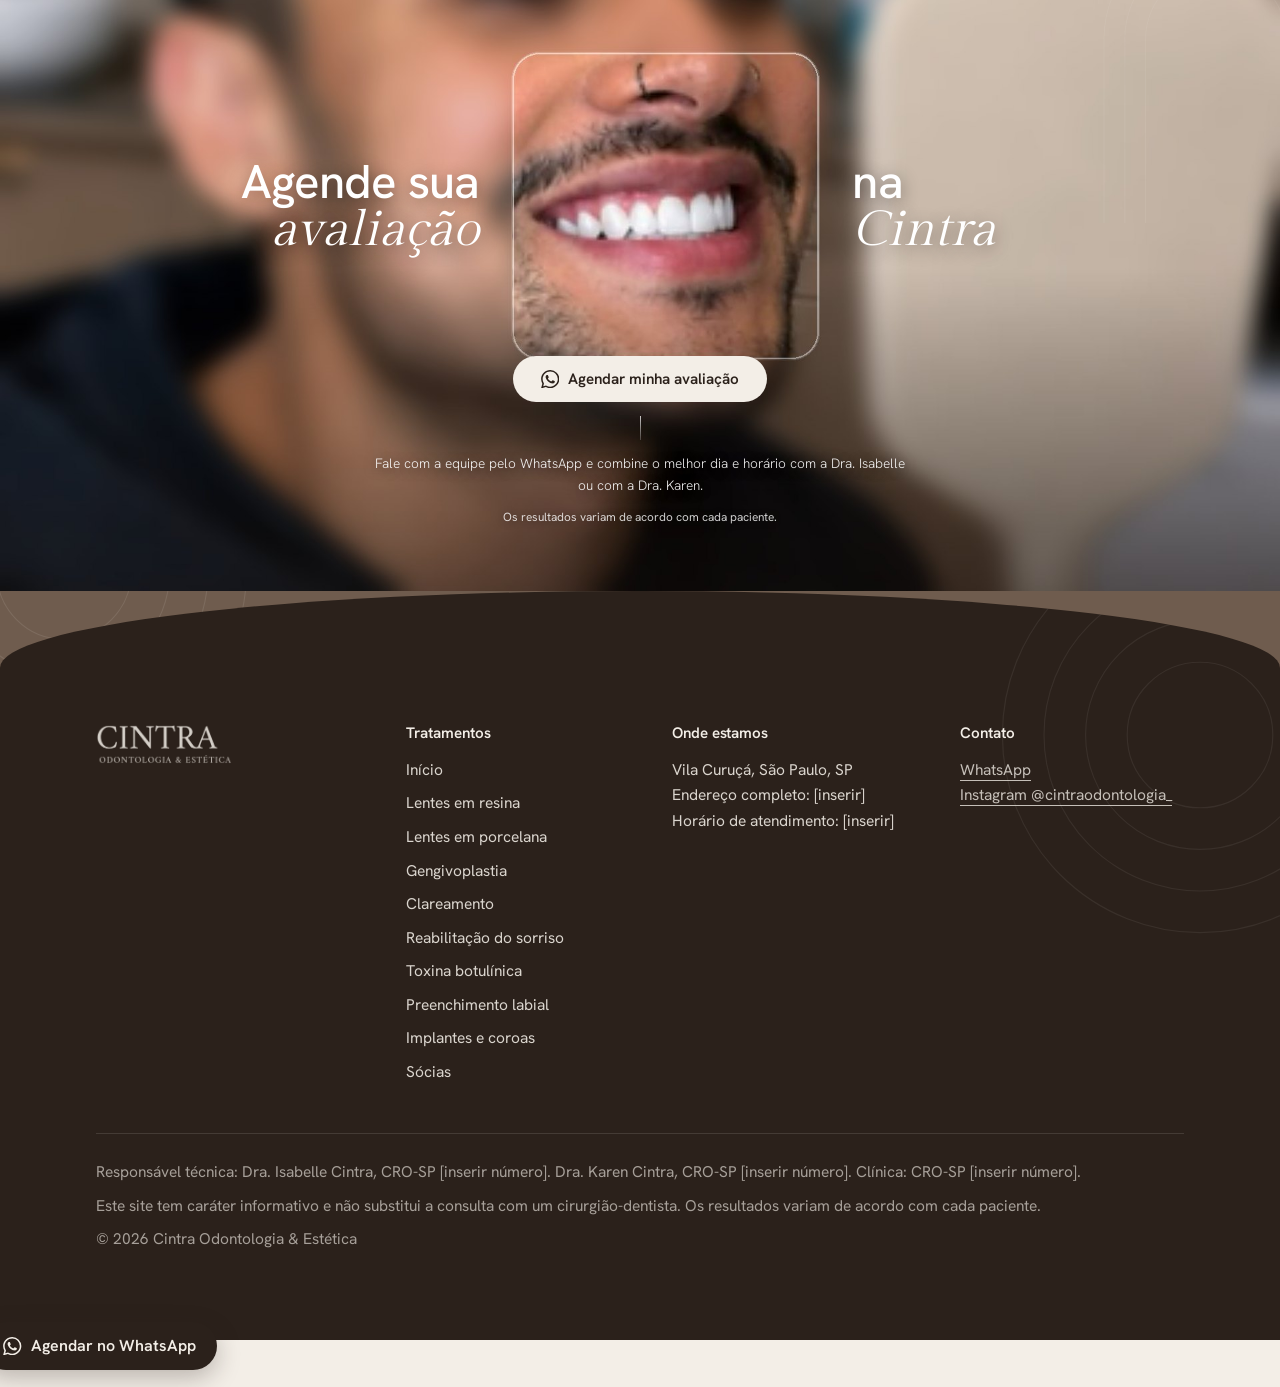
<file: preenchimento-labial.html>
<!doctype html>
<html lang="pt-BR">
<head>
<meta charset="utf-8">
<meta name="viewport" content="width=device-width, initial-scale=1">
<title>Preenchimento labial | Cintra Odontologia</title>
<meta name="description" content="Preenchimento labial com delicadeza, com a Dra. Karen Cintra. Mais definição e contorno, respeitando as características dos seus lábios. Cintra Odontologia, SP.">
<meta name="theme-color" content="#6F5C4E">
<meta property="og:title" content="Preenchimento labial | Cintra Odontologia">
<meta property="og:description" content="Preenchimento labial com delicadeza, com a Dra. Karen Cintra. Mais definição e contorno, respeitando as características dos seus lábios. Cintra Odontologia, SP.">
<meta property="og:type" content="website">
<link rel="icon" href="data:image/svg+xml,%3Csvg xmlns='http://www.w3.org/2000/svg' viewBox='0 0 64 64'%3E%3Crect width='64' height='64' rx='32' fill='%236F5C4E'/%3E%3Ctext x='32' y='43' font-size='34' text-anchor='middle' fill='%23F3EEE7' font-family='Georgia,serif'%3EC%3C/text%3E%3C/svg%3E">
<link rel="preconnect" href="https://fonts.googleapis.com">
<link rel="preconnect" href="https://fonts.gstatic.com" crossorigin>
<link href="https://fonts.googleapis.com/css2?family=Gilda+Display&family=Hanken+Grotesk:wght@400;500;600&family=Fraunces:ital,opsz,wght,SOFT@0,9..144,400..600,100;1,9..144,400..500,100&family=Nunito:wght@400;600;700&display=swap" rel="stylesheet">
<link rel="stylesheet" href="style.css">

</head>
<body>

<header class="site-header">
  <div class="wrap">
    <a class="brand" href="index.html" aria-label="Cintra Odontologia e Estética, página inicial">
      <img src="logo-cintra.png" alt="Cintra Odontologia &amp; Estética" width="596" height="174">
    </a>
    <nav class="nav" id="menu" aria-label="Principal">
      <a href="index.html">Início</a>
      <div class="nav-dd"><button type="button" aria-haspopup="true" aria-expanded="false" aria-current="page">Tratamentos</button><div class="dd-panel"><div><div><b>Sorriso</b><a href="lentes-resina.html">Lentes em resina</a><a href="lentes-porcelana.html">Lentes em porcelana</a><a href="gengivoplastia.html">Gengivoplastia</a><a href="clareamento.html">Clareamento</a><a href="reabilitacao.html">Reabilitação do sorriso</a></div><div><b>Estética facial</b><a href="toxina-botulinica.html">Toxina botulínica</a><a href="preenchimento-labial.html" aria-current="page">Preenchimento labial</a></div><div><b>Implantes</b><a href="implantes-e-coroas.html">Implantes e coroas</a></div></div></div></div>
      <a href="socias.html">Sócias</a>
      <a href="index.html#casos">Resultados</a>
    </nav>
    <div class="hdr-right">
      <a class="btn btn-light" data-wa="Olá! Gostaria de agendar uma avaliação na Cintra Odontologia." href="https://www.instagram.com/cintraodontologia_/">Agendar avaliação</a>
      <button class="nav-toggle" type="button" aria-label="Abrir menu" aria-expanded="false" aria-controls="menu"><span></span></button>
    </div>
  </div>
</header>

<main id="topo">
<section class="phero">
  <div class="phero-bg" aria-hidden="true"><img src="capa-preenchimento-labial.jpg" alt="" fetchpriority="high"></div>
  <div class="wrap phero-grid">
    <div class="phero-text">
      <p class="kicker">Estética facial</p>
      <h1>Preenchimento labial com <em>contorno delicado</em></h1>
      <p class="sub">Mais definição nos lábios, planejada com a Dra. Karen Cintra e respeitando as suas características.</p>
      <a class="btn btn-light" data-wa="Olá! Gostaria de agendar uma avaliação sobre preenchimento labial." href="https://www.instagram.com/cintraodontologia_/"><svg viewBox="0 0 24 24" aria-hidden="true"><path d="M17.472 14.382c-.297-.149-1.758-.867-2.03-.967-.273-.099-.471-.148-.67.15-.197.297-.767.966-.94 1.164-.173.199-.347.223-.644.075-.297-.15-1.255-.463-2.39-1.475-.883-.788-1.48-1.761-1.653-2.059-.173-.297-.018-.458.13-.606.134-.133.298-.347.446-.52.149-.174.198-.298.298-.497.099-.198.05-.371-.025-.52-.075-.149-.669-1.612-.916-2.207-.242-.579-.487-.5-.669-.51-.173-.008-.371-.01-.57-.01-.198 0-.52.074-.792.372-.272.297-1.04 1.016-1.04 2.479 0 1.462 1.065 2.875 1.213 3.074.149.198 2.096 3.2 5.077 4.487.709.306 1.262.489 1.694.625.712.227 1.36.195 1.871.118.571-.085 1.758-.719 2.006-1.413.248-.694.248-1.289.173-1.413-.074-.124-.272-.198-.57-.347m-5.421 7.403h-.004a9.87 9.87 0 01-5.031-1.378l-.361-.214-3.741.982.998-3.648-.235-.374a9.86 9.86 0 01-1.51-5.26c.001-5.45 4.436-9.884 9.888-9.884 2.64 0 5.122 1.03 6.988 2.898a9.825 9.825 0 012.893 6.994c-.003 5.45-4.437 9.884-9.885 9.884m8.413-18.297A11.815 11.815 0 0012.05 0C5.495 0 .16 5.335.157 11.892c0 2.096.547 4.142 1.588 5.945L.057 24l6.305-1.654a11.882 11.882 0 005.683 1.448h.005c6.554 0 11.89-5.335 11.893-11.893a11.821 11.821 0 00-3.48-8.413Z"/></svg>Agendar minha avaliação</a>
      
    </div>
  </div>
</section>
<section class="tb bg-ivory curved" id="sobre">
  <div class="wrap tb-grid">
    <div class="tb-media pair"><figure><div class="ba" data-ba style="--ar:1/1;--arn:1.0000">
            <img src="labios2-depois.jpg" alt="Depois: Preenchimento labial" loading="lazy">
            <img class="ba-before" src="labios2-antes.jpg" alt="Antes: Preenchimento labial" loading="lazy">
            <span class="ba-pill l">Antes</span>
            <span class="ba-pill r">Depois</span>
            <div class="ba-line"><div class="ba-knob"><svg viewBox="0 0 24 24" aria-hidden="true"><polyline points="15 18 9 12 15 6"/></svg><svg viewBox="0 0 24 24" aria-hidden="true"><polyline points="9 18 15 12 9 6"/></svg></div></div>
            <input type="range" min="0" max="100" value="50" aria-label="Comparar antes e depois: preenchimento labial">
          </div><figcaption>Preenchimento labial</figcaption></figure><figure><div class="ba ba-static" style="--ar:0.7968;--arn:0.7968"><img src="labios-resultado.jpg" alt="Resultado de preenchimento labial com contorno delicado" loading="lazy"></div><figcaption>Contorno delicado</figcaption></figure></div>
    <div class="tb-text">
      <h2>Sobre o tratamento</h2>
      <p class="tb-for">Para quem quer mais definição, contorno ou volume nos lábios.</p>
      <p>O preenchimento é feito com delicadeza, respeitando o formato e as características dos seus lábios.</p><p>Você conta à Dra. Karen o que deseja, e ela indica o que faz sentido para o seu caso.</p>
      <ul class="points"><li>Conversa sobre o que você quer mudar e o que quer manter</li><li>Planejamento do contorno e da proporção</li><li>Orientação de cuidados depois do procedimento</li></ul>
      <a class="btn btn-dark" data-wa="Olá! Gostaria de saber mais sobre preenchimento labial." href="https://www.instagram.com/cintraodontologia_/">Falar sobre preenchimento labial</a>
    </div>
  </div>
</section>
<section class="process">
  <div class="wrap process-grid">
    <div class="process-intro">
      <h2>Como é o tratamento</h2>
      <p>As etapas e os prazos variam de pessoa para pessoa. Você conhece o seu plano antes de começar.</p>
    </div>
    <ol class="steps"><li><span class="n">1</span><div><h3>Conversa e avaliação</h3><p>A Dra. Karen examina seus lábios e ouve o que você quer.</p></div></li><li><span class="n">2</span><div><h3>Planejamento</h3><p>Definimos o contorno e a proporção, e explicamos o que será feito.</p></div></li><li><span class="n">3</span><div><h3>Aplicação</h3><p>O procedimento é feito com delicadeza e os cuidados combinados.</p></div></li><li><span class="n">4</span><div><h3>Orientação e retorno</h3><p>Orientamos os cuidados depois do procedimento e reavaliamos quando necessário.</p></div></li></ol>
  </div>
</section>
<section class="faq" id="duvidas">
  <div class="wrap faq-grid">
    <h2>Dúvidas frequentes</h2>
    <div>
      <details>
        <summary>Quanto tempo dura o resultado?</summary>
        <p>Varia de pessoa para pessoa e de procedimento para procedimento. A Dra. Karen explica o prazo esperado no seu caso.</p>
      </details>
      <details>
        <summary>Os lábios ficam com aparência artificial?</summary>
        <p>O objetivo é respeitar o formato e as características dos seus lábios. Você conversa com a Dra. Karen sobre o que quer, e ela indica só o que faz sentido.</p>
      </details>
      <details>
        <summary>Quem pode fazer?</summary>
        <p>A avaliação define. Conte todo o seu histórico de saúde na consulta, porque há situações em que o procedimento não é indicado.</p>
      </details>
      <details>
        <summary>Quanto custa?</summary>
        <p>O valor depende do seu caso e do tratamento indicado. Apresentamos o orçamento depois da avaliação, para você decidir com todas as informações.</p>
      </details>
    </div>
  </div>
</section>
<section class="more">
  <div class="wrap">
    <h2>Outros tratamentos da Cintra</h2>
    <ul><li><a href="lentes-resina.html">Lentes em resina</a></li><li><a href="lentes-porcelana.html">Lentes em porcelana</a></li><li><a href="gengivoplastia.html">Gengivoplastia</a></li><li><a href="clareamento.html">Clareamento</a></li><li><a href="reabilitacao.html">Reabilitação do sorriso</a></li><li><a href="toxina-botulinica.html">Toxina botulínica</a></li><li><a href="implantes-e-coroas.html">Implantes e coroas</a></li></ul>
  </div>
</section>
<section class="cta curved">
  <div class="cta-wrap">
    <div class="cta-hero">
      <img src="cta-sorriso.jpg" alt="Paciente da Cintra sorrindo ao ver o resultado no espelho" width="1920" height="1080" loading="lazy">
      <div class="cta-headline">
        <h2 class="cta-l">Agende sua <em>avaliação</em></h2>
        <h2 class="cta-r">na <em>Cintra</em></h2>
      </div>
    </div>
    <div class="cta-actions">
      <a class="btn btn-light" data-wa="Olá! Gostaria de agendar uma avaliação sobre preenchimento labial." href="https://www.instagram.com/cintraodontologia_/"><svg viewBox="0 0 24 24" aria-hidden="true"><path d="M17.472 14.382c-.297-.149-1.758-.867-2.03-.967-.273-.099-.471-.148-.67.15-.197.297-.767.966-.94 1.164-.173.199-.347.223-.644.075-.297-.15-1.255-.463-2.39-1.475-.883-.788-1.48-1.761-1.653-2.059-.173-.297-.018-.458.13-.606.134-.133.298-.347.446-.52.149-.174.198-.298.298-.497.099-.198.05-.371-.025-.52-.075-.149-.669-1.612-.916-2.207-.242-.579-.487-.5-.669-.51-.173-.008-.371-.01-.57-.01-.198 0-.52.074-.792.372-.272.297-1.04 1.016-1.04 2.479 0 1.462 1.065 2.875 1.213 3.074.149.198 2.096 3.2 5.077 4.487.709.306 1.262.489 1.694.625.712.227 1.36.195 1.871.118.571-.085 1.758-.719 2.006-1.413.248-.694.248-1.289.173-1.413-.074-.124-.272-.198-.57-.347m-5.421 7.403h-.004a9.87 9.87 0 01-5.031-1.378l-.361-.214-3.741.982.998-3.648-.235-.374a9.86 9.86 0 01-1.51-5.26c.001-5.45 4.436-9.884 9.888-9.884 2.64 0 5.122 1.03 6.988 2.898a9.825 9.825 0 012.893 6.994c-.003 5.45-4.437 9.884-9.885 9.884m8.413-18.297A11.815 11.815 0 0012.05 0C5.495 0 .16 5.335.157 11.892c0 2.096.547 4.142 1.588 5.945L.057 24l6.305-1.654a11.882 11.882 0 005.683 1.448h.005c6.554 0 11.89-5.335 11.893-11.893a11.821 11.821 0 00-3.48-8.413Z"/></svg>Agendar minha avaliação</a>
      <div class="cta-div" aria-hidden="true"></div>
      <p>Fale com a equipe pelo WhatsApp e combine o melhor dia e horário com a Dra. Isabelle ou com a Dra. Karen.</p>
      <small class="cta-note">Os resultados variam de acordo com cada paciente.</small>
    </div>
  </div>
</section>
</main>

<footer class="footer curved">
  <div class="wrap">
    <div class="footer-grid">
      <div>
        <a class="brand" href="index.html" aria-label="Página inicial">
          <img src="logo-cintra.png" alt="Cintra Odontologia &amp; Estética" width="596" height="174">
        </a>
      </div>
      <div>
        <h3>Tratamentos</h3>
        <div class="footer-nav"><a href="index.html">Início</a><a href="lentes-resina.html">Lentes em resina</a><a href="lentes-porcelana.html">Lentes em porcelana</a><a href="gengivoplastia.html">Gengivoplastia</a><a href="clareamento.html">Clareamento</a><a href="reabilitacao.html">Reabilitação do sorriso</a><a href="toxina-botulinica.html">Toxina botulínica</a><a href="preenchimento-labial.html">Preenchimento labial</a><a href="implantes-e-coroas.html">Implantes e coroas</a><a href="socias.html">Sócias</a></div>
      </div>
      <div>
        <h3>Onde estamos</h3>
        <p>Vila Curuçá, São Paulo, SP</p>
        <p><!-- PENDENTE --> Endereço completo: [inserir]</p>
        <p><!-- PENDENTE --> Horário de atendimento: [inserir]</p>
      </div>
      <div>
        <h3>Contato</h3>
        <p><a data-wa="Olá! Gostaria de falar com a Cintra Odontologia." href="https://www.instagram.com/cintraodontologia_/">WhatsApp</a></p>
        <p><a href="https://www.instagram.com/cintraodontologia_/" target="_blank" rel="noopener">Instagram @cintraodontologia_</a></p>
      </div>
    </div>
    <div class="legal">
      <p><!-- PENDENTE --> Responsável técnica: Dra. Isabelle Cintra, CRO-SP [inserir número]. Dra. Karen Cintra, CRO-SP [inserir número]. Clínica: CRO-SP [inserir número].</p>
      <p>Este site tem caráter informativo e não substitui a consulta com um cirurgião-dentista. Os resultados variam de acordo com cada paciente.</p>
      <p>© <span id="ano">2026</span> Cintra Odontologia &amp; Estética</p>
    </div>
  </div>
</footer>

<a class="btn btn-dark float-wa" data-wa="Olá! Gostaria de agendar uma avaliação na Cintra Odontologia." href="https://www.instagram.com/cintraodontologia_/" aria-label="Agendar avaliação pelo WhatsApp">
  <svg viewBox="0 0 24 24" aria-hidden="true"><path d="M17.472 14.382c-.297-.149-1.758-.867-2.03-.967-.273-.099-.471-.148-.67.15-.197.297-.767.966-.94 1.164-.173.199-.347.223-.644.075-.297-.15-1.255-.463-2.39-1.475-.883-.788-1.48-1.761-1.653-2.059-.173-.297-.018-.458.13-.606.134-.133.298-.347.446-.52.149-.174.198-.298.298-.497.099-.198.05-.371-.025-.52-.075-.149-.669-1.612-.916-2.207-.242-.579-.487-.5-.669-.51-.173-.008-.371-.01-.57-.01-.198 0-.52.074-.792.372-.272.297-1.04 1.016-1.04 2.479 0 1.462 1.065 2.875 1.213 3.074.149.198 2.096 3.2 5.077 4.487.709.306 1.262.489 1.694.625.712.227 1.36.195 1.871.118.571-.085 1.758-.719 2.006-1.413.248-.694.248-1.289.173-1.413-.074-.124-.272-.198-.57-.347m-5.421 7.403h-.004a9.87 9.87 0 01-5.031-1.378l-.361-.214-3.741.982.998-3.648-.235-.374a9.86 9.86 0 01-1.51-5.26c.001-5.45 4.436-9.884 9.888-9.884 2.64 0 5.122 1.03 6.988 2.898a9.825 9.825 0 012.893 6.994c-.003 5.45-4.437 9.884-9.885 9.884m8.413-18.297A11.815 11.815 0 0012.05 0C5.495 0 .16 5.335.157 11.892c0 2.096.547 4.142 1.588 5.945L.057 24l6.305-1.654a11.882 11.882 0 005.683 1.448h.005c6.554 0 11.89-5.335 11.893-11.893a11.821 11.821 0 00-3.48-8.413Z"/></svg>
  Agendar no WhatsApp
</a>

<script src="site.js"></script>
</body>
</html>
</file>
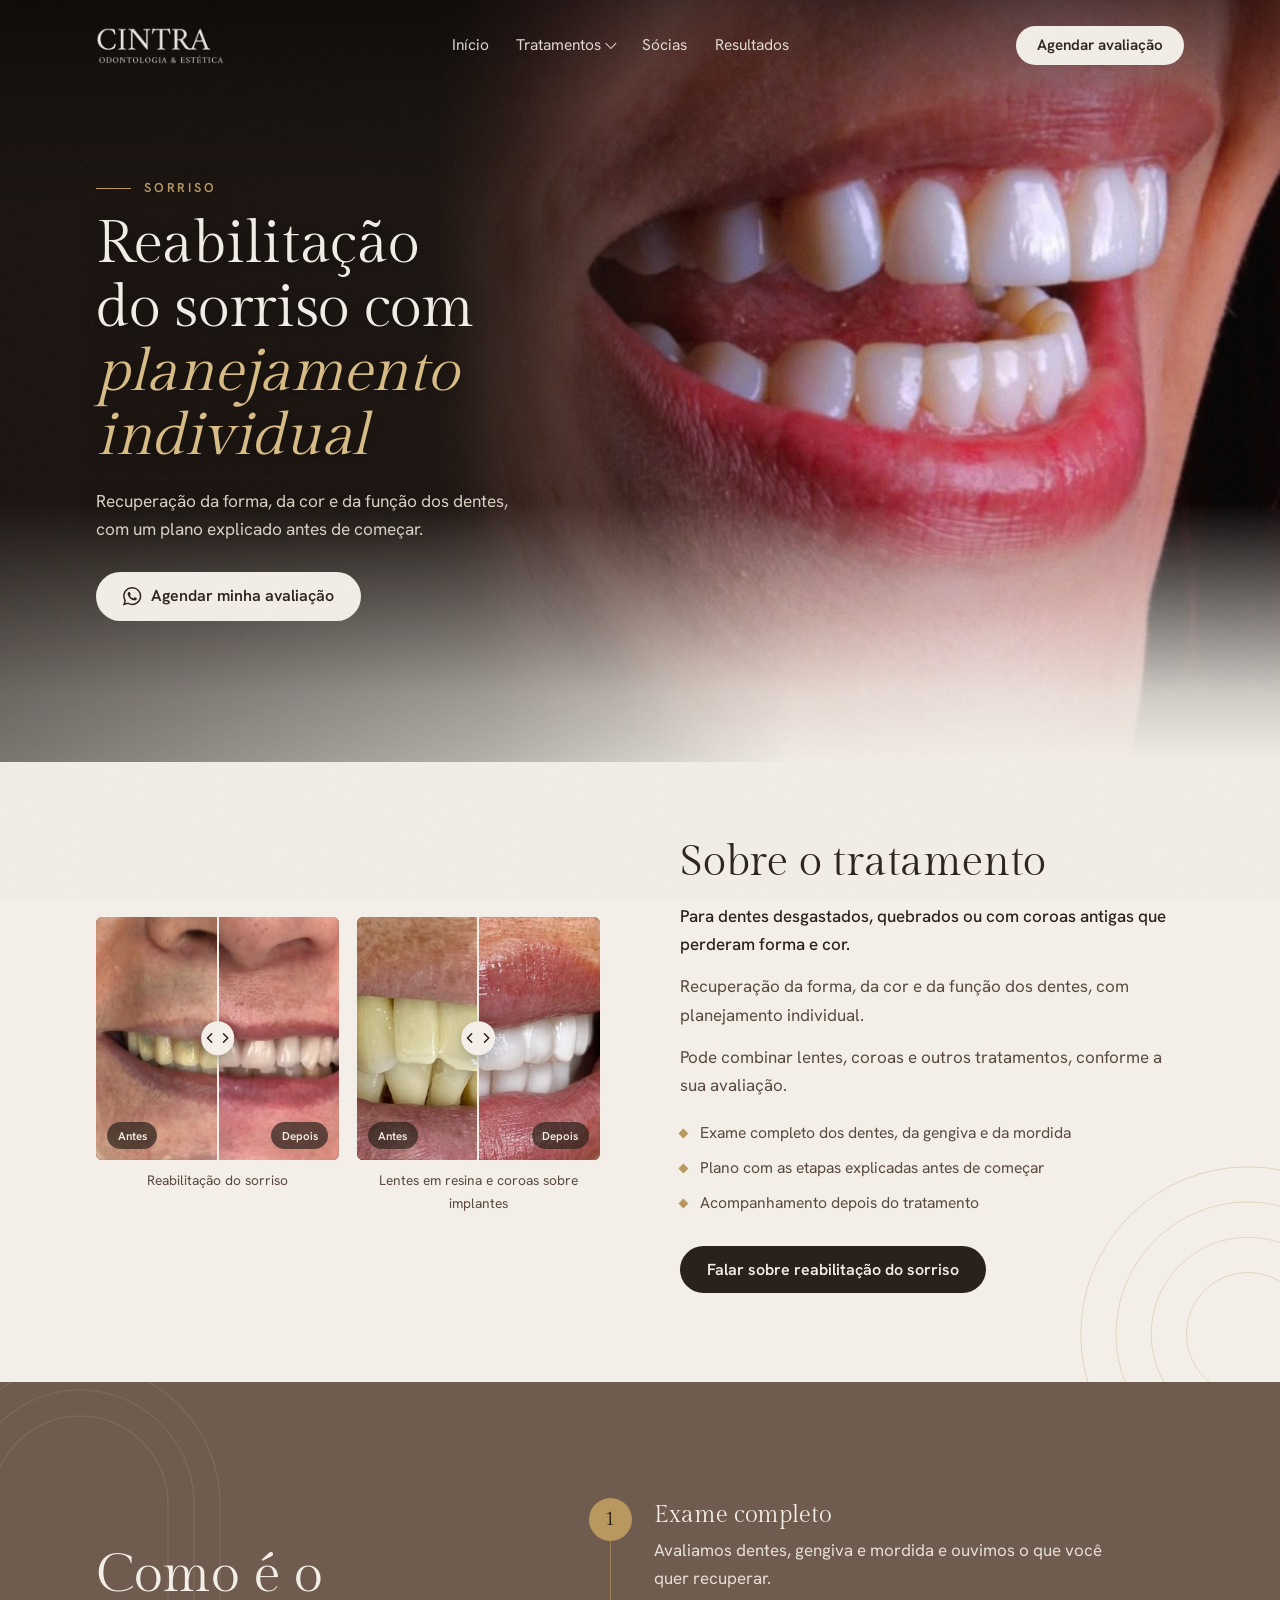
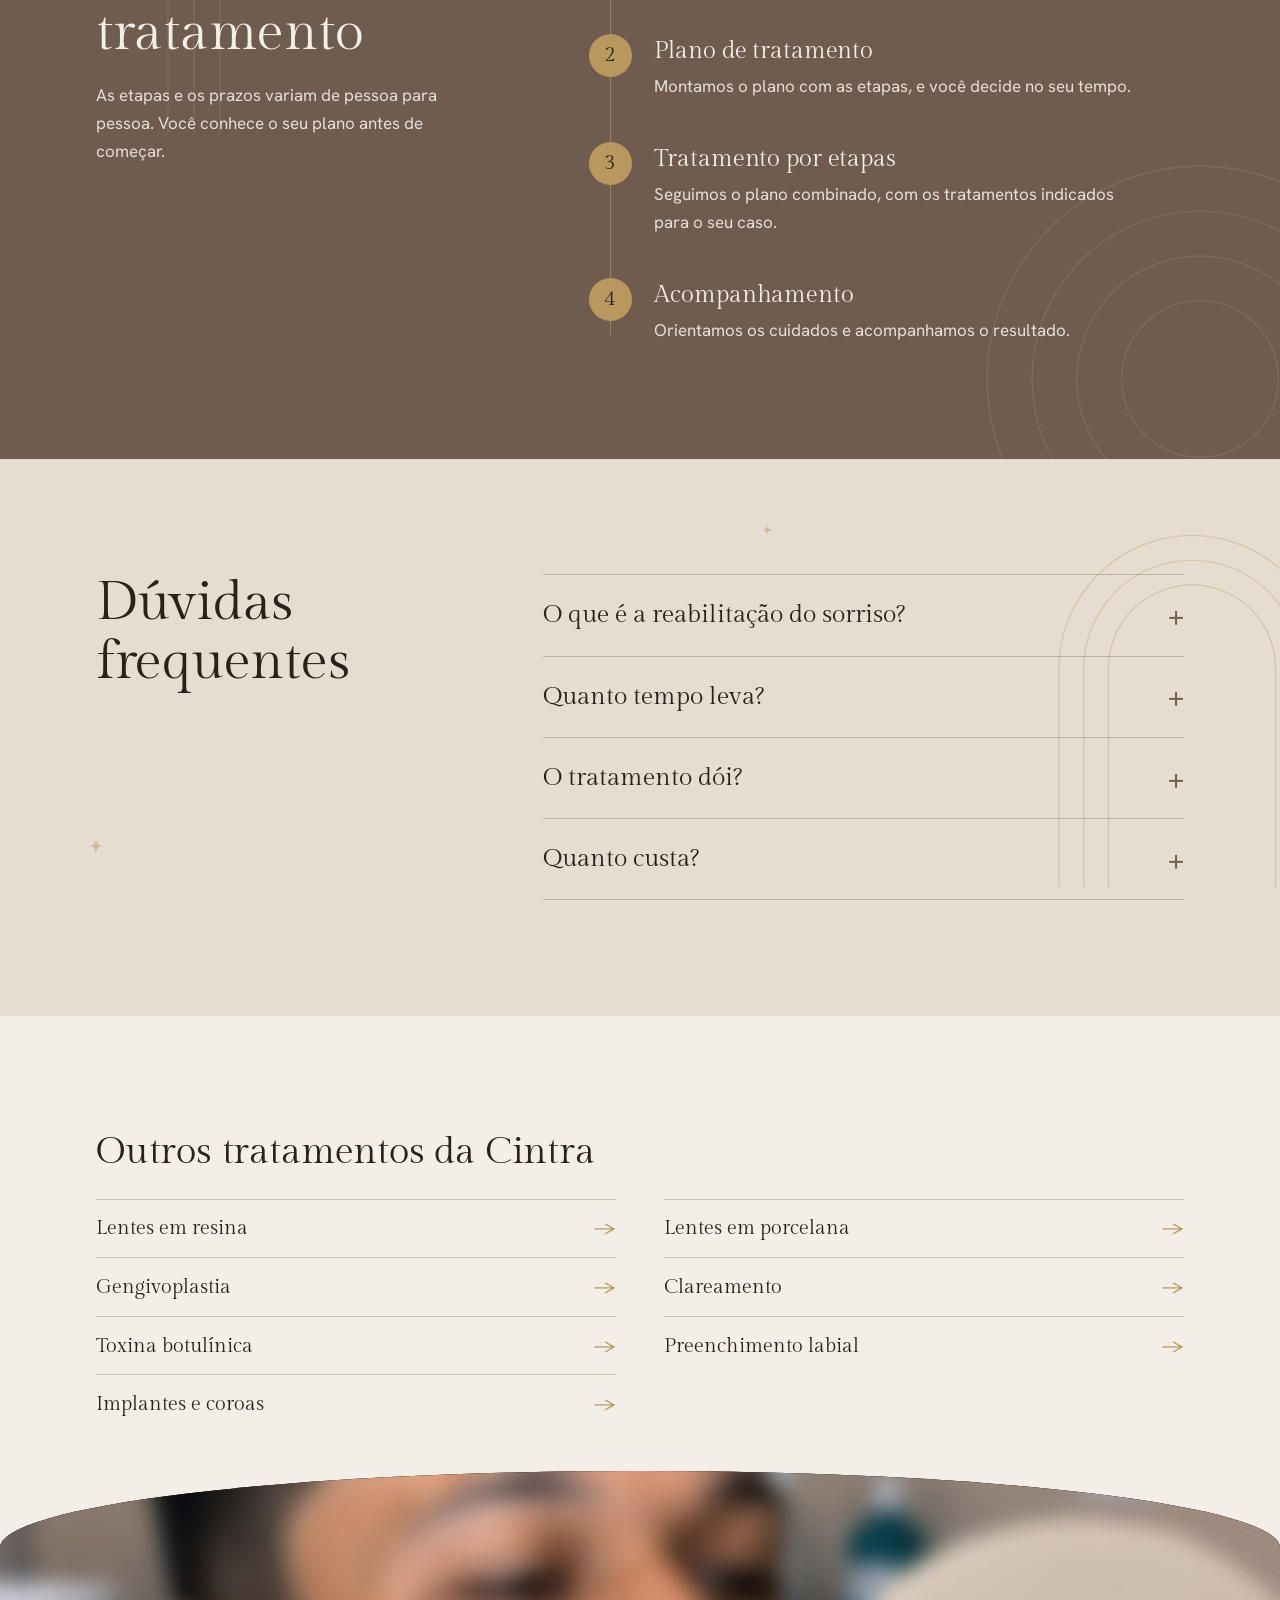
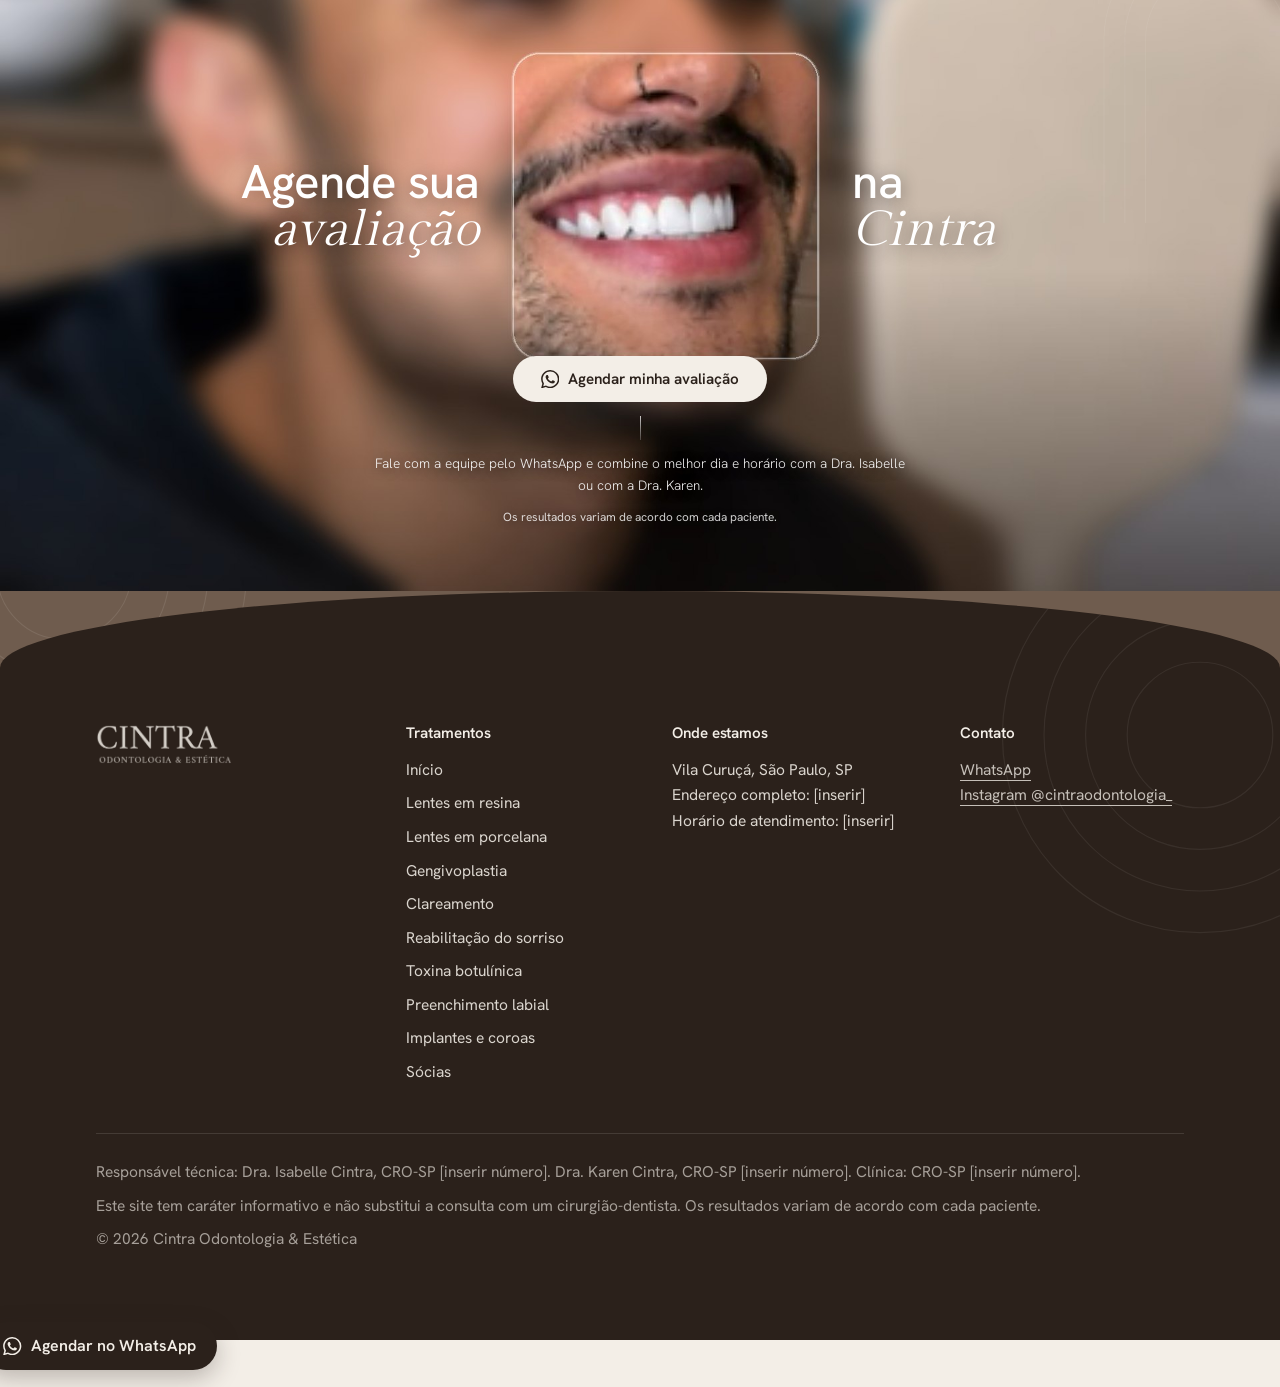
<file: reabilitacao.html>
<!doctype html>
<html lang="pt-BR">
<head>
<meta charset="utf-8">
<meta name="viewport" content="width=device-width, initial-scale=1">
<title>Reabilitação do sorriso | Cintra Odontologia</title>
<meta name="description" content="Reabilitação do sorriso com planejamento individual: forma, cor e função dos dentes recuperadas. Cintra Odontologia, Vila Curuçá, SP.">
<meta name="theme-color" content="#6F5C4E">
<meta property="og:title" content="Reabilitação do sorriso | Cintra Odontologia">
<meta property="og:description" content="Reabilitação do sorriso com planejamento individual: forma, cor e função dos dentes recuperadas. Cintra Odontologia, Vila Curuçá, SP.">
<meta property="og:type" content="website">
<link rel="icon" href="data:image/svg+xml,%3Csvg xmlns='http://www.w3.org/2000/svg' viewBox='0 0 64 64'%3E%3Crect width='64' height='64' rx='32' fill='%236F5C4E'/%3E%3Ctext x='32' y='43' font-size='34' text-anchor='middle' fill='%23F3EEE7' font-family='Georgia,serif'%3EC%3C/text%3E%3C/svg%3E">
<link rel="preconnect" href="https://fonts.googleapis.com">
<link rel="preconnect" href="https://fonts.gstatic.com" crossorigin>
<link href="https://fonts.googleapis.com/css2?family=Gilda+Display&family=Hanken+Grotesk:wght@400;500;600&family=Fraunces:ital,opsz,wght,SOFT@0,9..144,400..600,100;1,9..144,400..500,100&family=Nunito:wght@400;600;700&display=swap" rel="stylesheet">
<link rel="stylesheet" href="style.css">

</head>
<body>

<header class="site-header">
  <div class="wrap">
    <a class="brand" href="index.html" aria-label="Cintra Odontologia e Estética, página inicial">
      <img src="logo-cintra.png" alt="Cintra Odontologia &amp; Estética" width="596" height="174">
    </a>
    <nav class="nav" id="menu" aria-label="Principal">
      <a href="index.html">Início</a>
      <div class="nav-dd"><button type="button" aria-haspopup="true" aria-expanded="false" aria-current="page">Tratamentos</button><div class="dd-panel"><div><div><b>Sorriso</b><a href="lentes-resina.html">Lentes em resina</a><a href="lentes-porcelana.html">Lentes em porcelana</a><a href="gengivoplastia.html">Gengivoplastia</a><a href="clareamento.html">Clareamento</a><a href="reabilitacao.html" aria-current="page">Reabilitação do sorriso</a></div><div><b>Estética facial</b><a href="toxina-botulinica.html">Toxina botulínica</a><a href="preenchimento-labial.html">Preenchimento labial</a></div><div><b>Implantes</b><a href="implantes-e-coroas.html">Implantes e coroas</a></div></div></div></div>
      <a href="socias.html">Sócias</a>
      <a href="index.html#casos">Resultados</a>
    </nav>
    <div class="hdr-right">
      <a class="btn btn-light" data-wa="Olá! Gostaria de agendar uma avaliação na Cintra Odontologia." href="https://www.instagram.com/cintraodontologia_/">Agendar avaliação</a>
      <button class="nav-toggle" type="button" aria-label="Abrir menu" aria-expanded="false" aria-controls="menu"><span></span></button>
    </div>
  </div>
</header>

<main id="topo">
<section class="phero">
  <div class="phero-bg" aria-hidden="true"><img src="capa-reabilitacao.jpg" alt="" fetchpriority="high"></div>
  <div class="wrap phero-grid">
    <div class="phero-text">
      <p class="kicker">Sorriso</p>
      <h1>Reabilitação do sorriso com <em>planejamento individual</em></h1>
      <p class="sub">Recuperação da forma, da cor e da função dos dentes, com um plano explicado antes de começar.</p>
      <a class="btn btn-light" data-wa="Olá! Gostaria de agendar uma avaliação sobre reabilitação do sorriso." href="https://www.instagram.com/cintraodontologia_/"><svg viewBox="0 0 24 24" aria-hidden="true"><path d="M17.472 14.382c-.297-.149-1.758-.867-2.03-.967-.273-.099-.471-.148-.67.15-.197.297-.767.966-.94 1.164-.173.199-.347.223-.644.075-.297-.15-1.255-.463-2.39-1.475-.883-.788-1.48-1.761-1.653-2.059-.173-.297-.018-.458.13-.606.134-.133.298-.347.446-.52.149-.174.198-.298.298-.497.099-.198.05-.371-.025-.52-.075-.149-.669-1.612-.916-2.207-.242-.579-.487-.5-.669-.51-.173-.008-.371-.01-.57-.01-.198 0-.52.074-.792.372-.272.297-1.04 1.016-1.04 2.479 0 1.462 1.065 2.875 1.213 3.074.149.198 2.096 3.2 5.077 4.487.709.306 1.262.489 1.694.625.712.227 1.36.195 1.871.118.571-.085 1.758-.719 2.006-1.413.248-.694.248-1.289.173-1.413-.074-.124-.272-.198-.57-.347m-5.421 7.403h-.004a9.87 9.87 0 01-5.031-1.378l-.361-.214-3.741.982.998-3.648-.235-.374a9.86 9.86 0 01-1.51-5.26c.001-5.45 4.436-9.884 9.888-9.884 2.64 0 5.122 1.03 6.988 2.898a9.825 9.825 0 012.893 6.994c-.003 5.45-4.437 9.884-9.885 9.884m8.413-18.297A11.815 11.815 0 0012.05 0C5.495 0 .16 5.335.157 11.892c0 2.096.547 4.142 1.588 5.945L.057 24l6.305-1.654a11.882 11.882 0 005.683 1.448h.005c6.554 0 11.89-5.335 11.893-11.893a11.821 11.821 0 00-3.48-8.413Z"/></svg>Agendar minha avaliação</a>
      
    </div>
  </div>
</section>
<section class="tb bg-ivory curved" id="sobre">
  <div class="wrap tb-grid">
    <div class="tb-media pair"><figure><div class="ba" data-ba style="--ar:1/1;--arn:1.0000">
            <img src="reab-depois.jpg" alt="Depois: Reabilitação do sorriso" loading="lazy">
            <img class="ba-before" src="reab-antes.jpg" alt="Antes: Reabilitação do sorriso" loading="lazy">
            <span class="ba-pill l">Antes</span>
            <span class="ba-pill r">Depois</span>
            <div class="ba-line"><div class="ba-knob"><svg viewBox="0 0 24 24" aria-hidden="true"><polyline points="15 18 9 12 15 6"/></svg><svg viewBox="0 0 24 24" aria-hidden="true"><polyline points="9 18 15 12 9 6"/></svg></div></div>
            <input type="range" min="0" max="100" value="50" aria-label="Comparar antes e depois: reabilitação do sorriso">
          </div><figcaption>Reabilitação do sorriso</figcaption></figure><figure><div class="ba" data-ba style="--ar:1/1;--arn:1.0000">
            <img src="caso1-depois.jpg" alt="Depois: Lentes em resina e coroas sobre implantes" loading="lazy">
            <img class="ba-before" src="caso1-antes.jpg" alt="Antes: Lentes em resina e coroas sobre implantes" loading="lazy">
            <span class="ba-pill l">Antes</span>
            <span class="ba-pill r">Depois</span>
            <div class="ba-line"><div class="ba-knob"><svg viewBox="0 0 24 24" aria-hidden="true"><polyline points="15 18 9 12 15 6"/></svg><svg viewBox="0 0 24 24" aria-hidden="true"><polyline points="9 18 15 12 9 6"/></svg></div></div>
            <input type="range" min="0" max="100" value="50" aria-label="Comparar antes e depois: lentes em resina e coroas sobre implantes">
          </div><figcaption>Lentes em resina e coroas sobre implantes</figcaption></figure></div>
    <div class="tb-text">
      <h2>Sobre o tratamento</h2>
      <p class="tb-for">Para dentes desgastados, quebrados ou com coroas antigas que perderam forma e cor.</p>
      <p>Recuperação da forma, da cor e da função dos dentes, com planejamento individual.</p><p>Pode combinar lentes, coroas e outros tratamentos, conforme a sua avaliação.</p>
      <ul class="points"><li>Exame completo dos dentes, da gengiva e da mordida</li><li>Plano com as etapas explicadas antes de começar</li><li>Acompanhamento depois do tratamento</li></ul>
      <a class="btn btn-dark" data-wa="Olá! Gostaria de saber mais sobre reabilitação do sorriso." href="https://www.instagram.com/cintraodontologia_/">Falar sobre reabilitação do sorriso</a>
    </div>
  </div>
</section>
<section class="process">
  <div class="wrap process-grid">
    <div class="process-intro">
      <h2>Como é o tratamento</h2>
      <p>As etapas e os prazos variam de pessoa para pessoa. Você conhece o seu plano antes de começar.</p>
    </div>
    <ol class="steps"><li><span class="n">1</span><div><h3>Exame completo</h3><p>Avaliamos dentes, gengiva e mordida e ouvimos o que você quer recuperar.</p></div></li><li><span class="n">2</span><div><h3>Plano de tratamento</h3><p>Montamos o plano com as etapas, e você decide no seu tempo.</p></div></li><li><span class="n">3</span><div><h3>Tratamento por etapas</h3><p>Seguimos o plano combinado, com os tratamentos indicados para o seu caso.</p></div></li><li><span class="n">4</span><div><h3>Acompanhamento</h3><p>Orientamos os cuidados e acompanhamos o resultado.</p></div></li></ol>
  </div>
</section>
<section class="faq" id="duvidas">
  <div class="wrap faq-grid">
    <h2>Dúvidas frequentes</h2>
    <div>
      <details>
        <summary>O que é a reabilitação do sorriso?</summary>
        <p>É o conjunto de tratamentos que recupera a forma, a cor e a função dos dentes. Cada plano é diferente e definido na avaliação.</p>
      </details>
      <details>
        <summary>Quanto tempo leva?</summary>
        <p>Depende do que o seu caso pede. Na avaliação explicamos as etapas e os prazos.</p>
      </details>
      <details>
        <summary>O tratamento dói?</summary>
        <p>Depende do procedimento. Antes de começar, explicamos o que você vai sentir e usamos anestesia quando ela é indicada.</p>
      </details>
      <details>
        <summary>Quanto custa?</summary>
        <p>O valor depende do seu caso e do tratamento indicado. Apresentamos o orçamento depois da avaliação, para você decidir com todas as informações.</p>
      </details>
    </div>
  </div>
</section>
<section class="more">
  <div class="wrap">
    <h2>Outros tratamentos da Cintra</h2>
    <ul><li><a href="lentes-resina.html">Lentes em resina</a></li><li><a href="lentes-porcelana.html">Lentes em porcelana</a></li><li><a href="gengivoplastia.html">Gengivoplastia</a></li><li><a href="clareamento.html">Clareamento</a></li><li><a href="toxina-botulinica.html">Toxina botulínica</a></li><li><a href="preenchimento-labial.html">Preenchimento labial</a></li><li><a href="implantes-e-coroas.html">Implantes e coroas</a></li></ul>
  </div>
</section>
<section class="cta curved">
  <div class="cta-wrap">
    <div class="cta-hero">
      <img src="cta-sorriso.jpg" alt="Paciente da Cintra sorrindo ao ver o resultado no espelho" width="1920" height="1080" loading="lazy">
      <div class="cta-headline">
        <h2 class="cta-l">Agende sua <em>avaliação</em></h2>
        <h2 class="cta-r">na <em>Cintra</em></h2>
      </div>
    </div>
    <div class="cta-actions">
      <a class="btn btn-light" data-wa="Olá! Gostaria de agendar uma avaliação sobre reabilitação do sorriso." href="https://www.instagram.com/cintraodontologia_/"><svg viewBox="0 0 24 24" aria-hidden="true"><path d="M17.472 14.382c-.297-.149-1.758-.867-2.03-.967-.273-.099-.471-.148-.67.15-.197.297-.767.966-.94 1.164-.173.199-.347.223-.644.075-.297-.15-1.255-.463-2.39-1.475-.883-.788-1.48-1.761-1.653-2.059-.173-.297-.018-.458.13-.606.134-.133.298-.347.446-.52.149-.174.198-.298.298-.497.099-.198.05-.371-.025-.52-.075-.149-.669-1.612-.916-2.207-.242-.579-.487-.5-.669-.51-.173-.008-.371-.01-.57-.01-.198 0-.52.074-.792.372-.272.297-1.04 1.016-1.04 2.479 0 1.462 1.065 2.875 1.213 3.074.149.198 2.096 3.2 5.077 4.487.709.306 1.262.489 1.694.625.712.227 1.36.195 1.871.118.571-.085 1.758-.719 2.006-1.413.248-.694.248-1.289.173-1.413-.074-.124-.272-.198-.57-.347m-5.421 7.403h-.004a9.87 9.87 0 01-5.031-1.378l-.361-.214-3.741.982.998-3.648-.235-.374a9.86 9.86 0 01-1.51-5.26c.001-5.45 4.436-9.884 9.888-9.884 2.64 0 5.122 1.03 6.988 2.898a9.825 9.825 0 012.893 6.994c-.003 5.45-4.437 9.884-9.885 9.884m8.413-18.297A11.815 11.815 0 0012.05 0C5.495 0 .16 5.335.157 11.892c0 2.096.547 4.142 1.588 5.945L.057 24l6.305-1.654a11.882 11.882 0 005.683 1.448h.005c6.554 0 11.89-5.335 11.893-11.893a11.821 11.821 0 00-3.48-8.413Z"/></svg>Agendar minha avaliação</a>
      <div class="cta-div" aria-hidden="true"></div>
      <p>Fale com a equipe pelo WhatsApp e combine o melhor dia e horário com a Dra. Isabelle ou com a Dra. Karen.</p>
      <small class="cta-note">Os resultados variam de acordo com cada paciente.</small>
    </div>
  </div>
</section>
</main>

<footer class="footer curved">
  <div class="wrap">
    <div class="footer-grid">
      <div>
        <a class="brand" href="index.html" aria-label="Página inicial">
          <img src="logo-cintra.png" alt="Cintra Odontologia &amp; Estética" width="596" height="174">
        </a>
      </div>
      <div>
        <h3>Tratamentos</h3>
        <div class="footer-nav"><a href="index.html">Início</a><a href="lentes-resina.html">Lentes em resina</a><a href="lentes-porcelana.html">Lentes em porcelana</a><a href="gengivoplastia.html">Gengivoplastia</a><a href="clareamento.html">Clareamento</a><a href="reabilitacao.html">Reabilitação do sorriso</a><a href="toxina-botulinica.html">Toxina botulínica</a><a href="preenchimento-labial.html">Preenchimento labial</a><a href="implantes-e-coroas.html">Implantes e coroas</a><a href="socias.html">Sócias</a></div>
      </div>
      <div>
        <h3>Onde estamos</h3>
        <p>Vila Curuçá, São Paulo, SP</p>
        <p><!-- PENDENTE --> Endereço completo: [inserir]</p>
        <p><!-- PENDENTE --> Horário de atendimento: [inserir]</p>
      </div>
      <div>
        <h3>Contato</h3>
        <p><a data-wa="Olá! Gostaria de falar com a Cintra Odontologia." href="https://www.instagram.com/cintraodontologia_/">WhatsApp</a></p>
        <p><a href="https://www.instagram.com/cintraodontologia_/" target="_blank" rel="noopener">Instagram @cintraodontologia_</a></p>
      </div>
    </div>
    <div class="legal">
      <p><!-- PENDENTE --> Responsável técnica: Dra. Isabelle Cintra, CRO-SP [inserir número]. Dra. Karen Cintra, CRO-SP [inserir número]. Clínica: CRO-SP [inserir número].</p>
      <p>Este site tem caráter informativo e não substitui a consulta com um cirurgião-dentista. Os resultados variam de acordo com cada paciente.</p>
      <p>© <span id="ano">2026</span> Cintra Odontologia &amp; Estética</p>
    </div>
  </div>
</footer>

<a class="btn btn-dark float-wa" data-wa="Olá! Gostaria de agendar uma avaliação na Cintra Odontologia." href="https://www.instagram.com/cintraodontologia_/" aria-label="Agendar avaliação pelo WhatsApp">
  <svg viewBox="0 0 24 24" aria-hidden="true"><path d="M17.472 14.382c-.297-.149-1.758-.867-2.03-.967-.273-.099-.471-.148-.67.15-.197.297-.767.966-.94 1.164-.173.199-.347.223-.644.075-.297-.15-1.255-.463-2.39-1.475-.883-.788-1.48-1.761-1.653-2.059-.173-.297-.018-.458.13-.606.134-.133.298-.347.446-.52.149-.174.198-.298.298-.497.099-.198.05-.371-.025-.52-.075-.149-.669-1.612-.916-2.207-.242-.579-.487-.5-.669-.51-.173-.008-.371-.01-.57-.01-.198 0-.52.074-.792.372-.272.297-1.04 1.016-1.04 2.479 0 1.462 1.065 2.875 1.213 3.074.149.198 2.096 3.2 5.077 4.487.709.306 1.262.489 1.694.625.712.227 1.36.195 1.871.118.571-.085 1.758-.719 2.006-1.413.248-.694.248-1.289.173-1.413-.074-.124-.272-.198-.57-.347m-5.421 7.403h-.004a9.87 9.87 0 01-5.031-1.378l-.361-.214-3.741.982.998-3.648-.235-.374a9.86 9.86 0 01-1.51-5.26c.001-5.45 4.436-9.884 9.888-9.884 2.64 0 5.122 1.03 6.988 2.898a9.825 9.825 0 012.893 6.994c-.003 5.45-4.437 9.884-9.885 9.884m8.413-18.297A11.815 11.815 0 0012.05 0C5.495 0 .16 5.335.157 11.892c0 2.096.547 4.142 1.588 5.945L.057 24l6.305-1.654a11.882 11.882 0 005.683 1.448h.005c6.554 0 11.89-5.335 11.893-11.893a11.821 11.821 0 00-3.48-8.413Z"/></svg>
  Agendar no WhatsApp
</a>

<script src="site.js"></script>
</body>
</html>
</file>
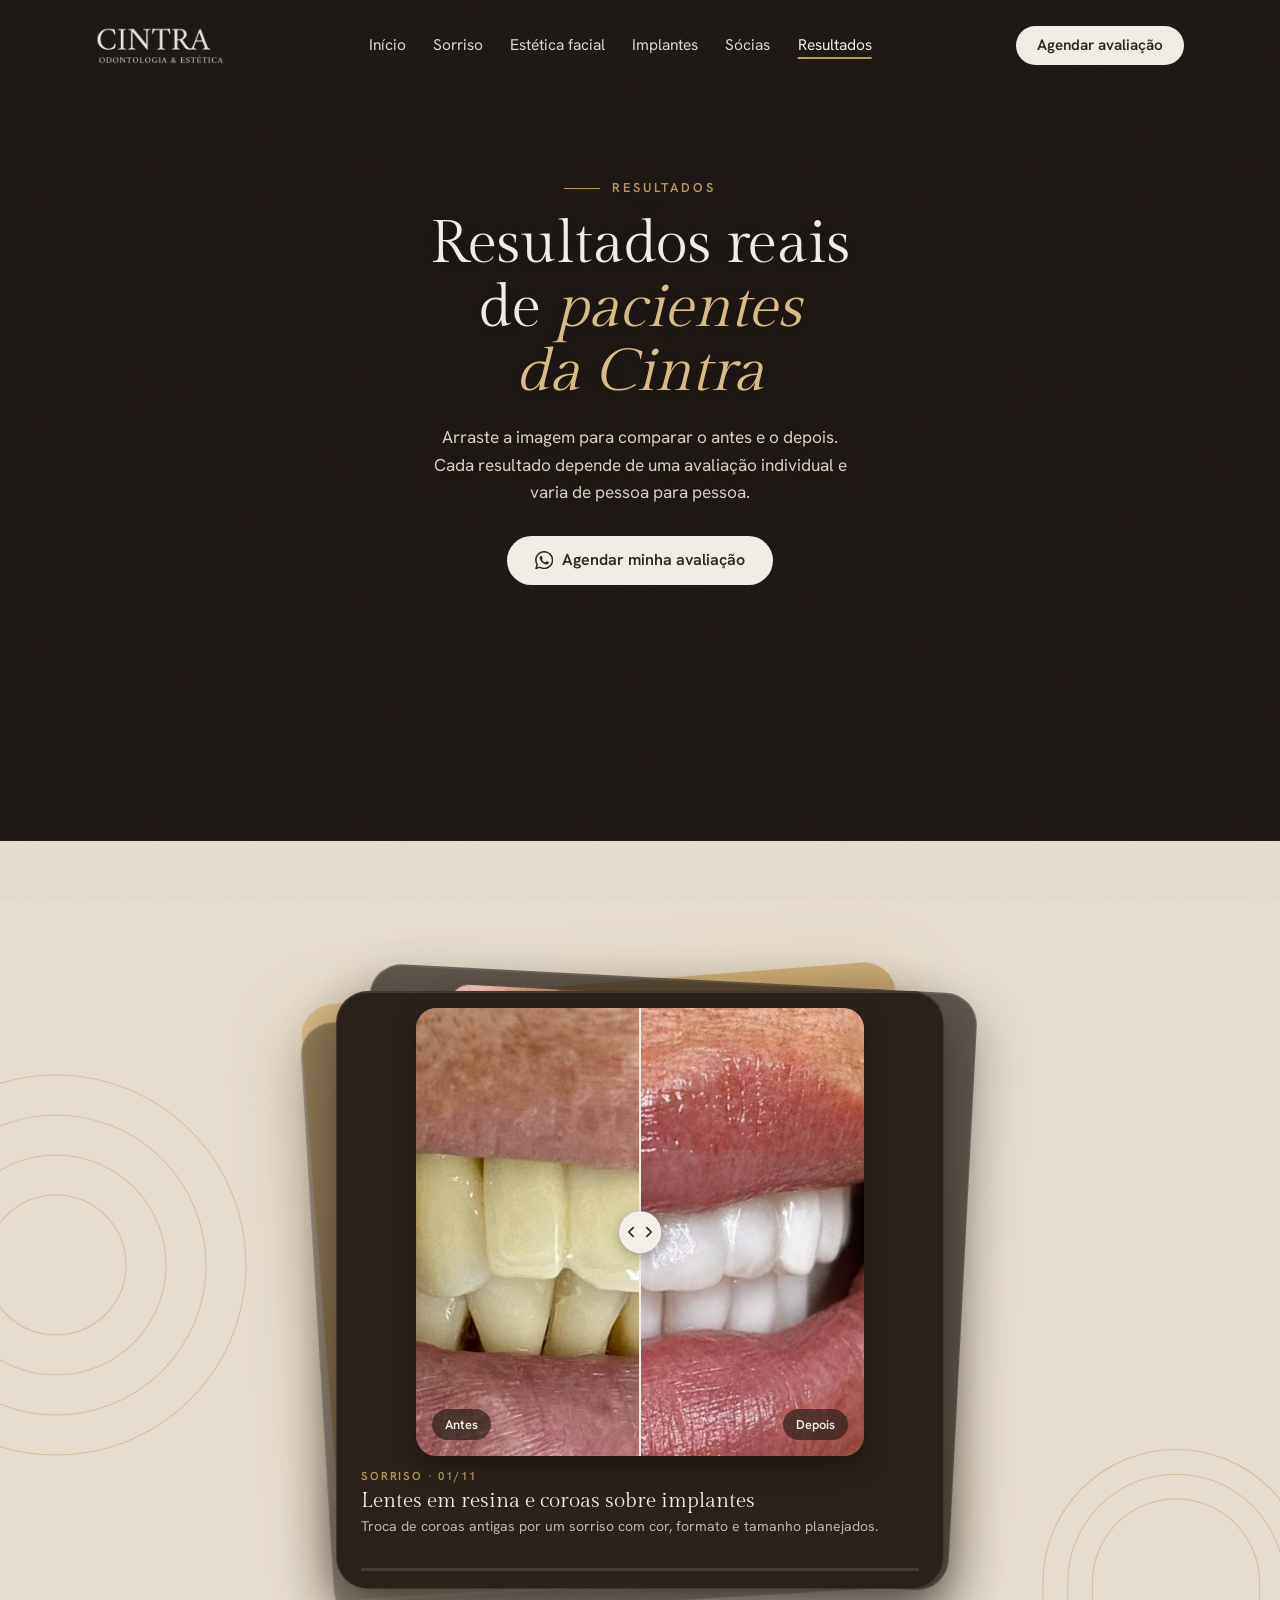
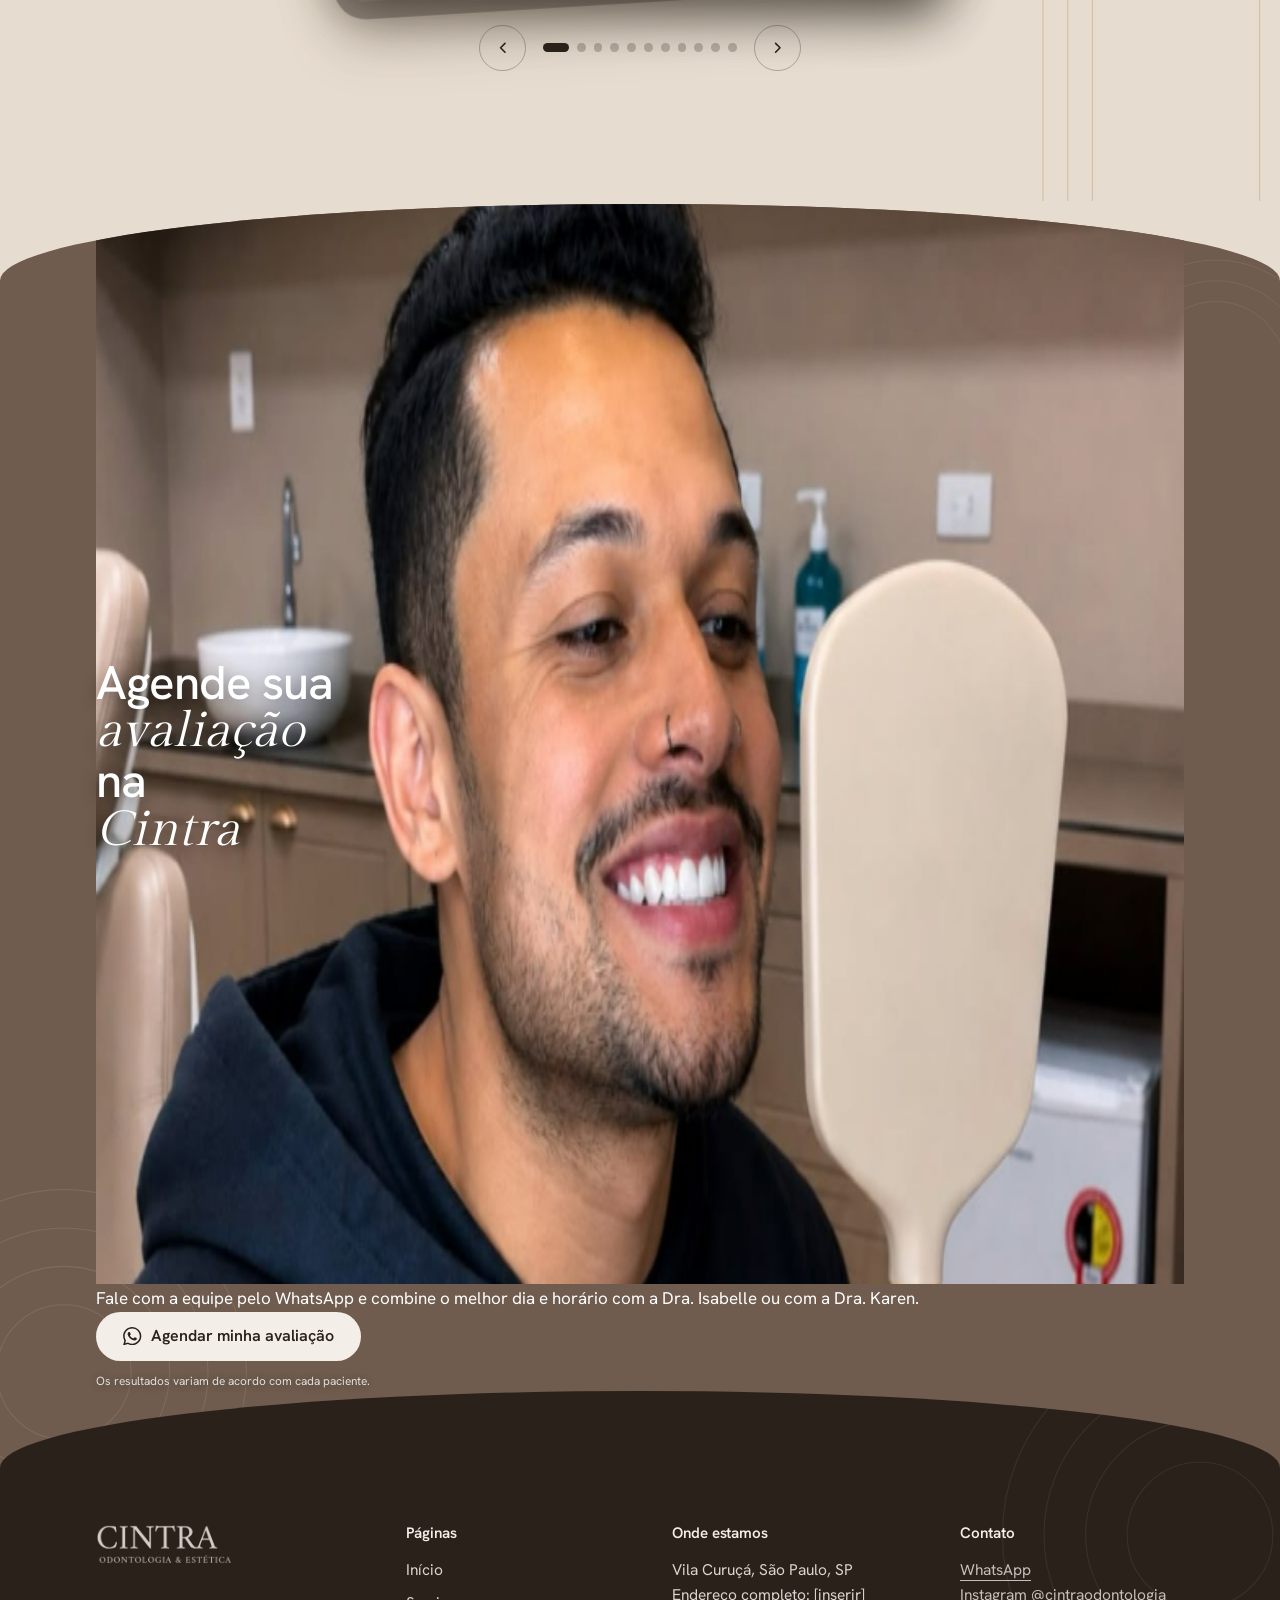
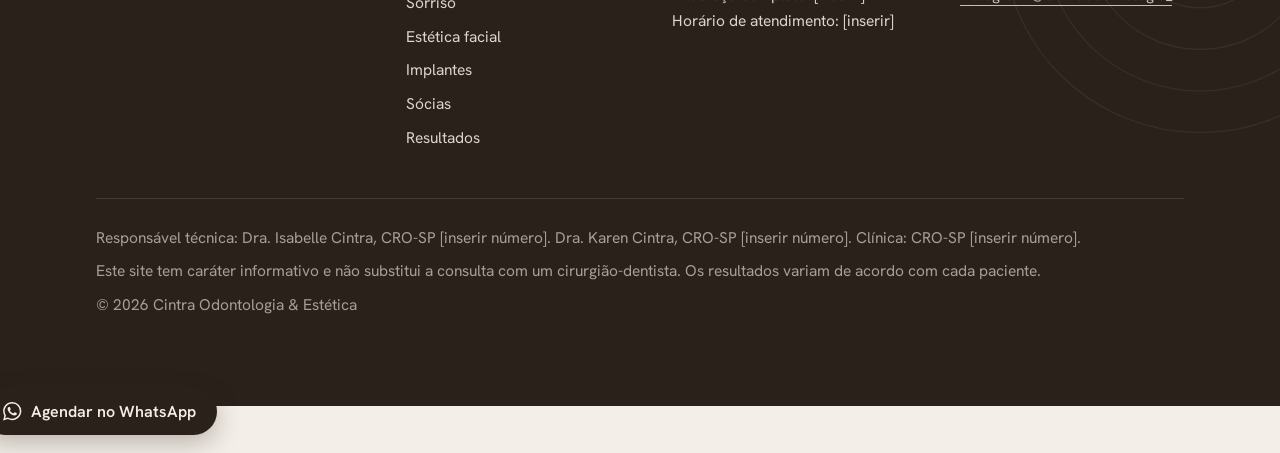
<file: resultados.html>
<!doctype html>
<html lang="pt-BR">
<head>
<meta charset="utf-8">
<meta name="viewport" content="width=device-width, initial-scale=1">
<title>Resultados | Antes e depois | Cintra Odontologia</title>
<meta name="description" content="Antes e depois de pacientes da Cintra Odontologia: lentes em resina, clareamento, reabilitação, estética facial e mais. Resultados variam de pessoa para pessoa.">
<meta name="theme-color" content="#6F5C4E">
<meta property="og:title" content="Resultados | Antes e depois | Cintra Odontologia">
<meta property="og:description" content="Antes e depois de pacientes da Cintra Odontologia: lentes em resina, clareamento, reabilitação, estética facial e mais. Resultados variam de pessoa para pessoa.">
<meta property="og:type" content="website">
<link rel="icon" href="data:image/svg+xml,%3Csvg xmlns='http://www.w3.org/2000/svg' viewBox='0 0 64 64'%3E%3Crect width='64' height='64' rx='32' fill='%236F5C4E'/%3E%3Ctext x='32' y='43' font-size='34' text-anchor='middle' fill='%23F3EEE7' font-family='Georgia,serif'%3EC%3C/text%3E%3C/svg%3E">
<link rel="preconnect" href="https://fonts.googleapis.com">
<link rel="preconnect" href="https://fonts.gstatic.com" crossorigin>
<link href="https://fonts.googleapis.com/css2?family=Gilda+Display&family=Hanken+Grotesk:wght@400;500;600&family=Fraunces:ital,opsz,wght,SOFT@0,9..144,400..600,100;1,9..144,400..500,100&family=Nunito:wght@400;600;700&display=swap" rel="stylesheet">
<link rel="stylesheet" href="style.css">

</head>
<body>

<header class="site-header">
  <div class="wrap">
    <a class="brand" href="index.html" aria-label="Cintra Odontologia e Estética, página inicial">
      <img src="logo-cintra.png" alt="Cintra Odontologia &amp; Estética" width="596" height="174">
    </a>
    <nav class="nav" id="menu" aria-label="Principal"><a href="index.html">Início</a><a href="sorriso.html">Sorriso</a><a href="estetica-facial.html">Estética facial</a><a href="implantes.html">Implantes</a><a href="socias.html">Sócias</a><a href="resultados.html" aria-current="page">Resultados</a></nav>
    <div class="hdr-right">
      <a class="btn btn-light" data-wa="Olá! Gostaria de agendar uma avaliação na Cintra Odontologia." href="https://www.instagram.com/cintraodontologia_/">Agendar avaliação</a>
      <button class="nav-toggle" type="button" aria-label="Abrir menu" aria-expanded="false" aria-controls="menu"><span></span></button>
    </div>
  </div>
</header>

<main id="topo">
<section class="phero solo">
  <div class="wrap phero-grid">
    <div>
      <p class="kicker">Resultados</p>
      <h1>Resultados reais de <em>pacientes da Cintra</em></h1>
      <p class="sub">Arraste a imagem para comparar o antes e o depois. Cada resultado depende de uma avaliação individual e varia de pessoa para pessoa.</p>
      <a class="btn btn-light" data-wa="Olá! Gostaria de agendar uma avaliação na Cintra Odontologia." href="https://www.instagram.com/cintraodontologia_/"><svg viewBox="0 0 24 24" aria-hidden="true"><path d="M17.472 14.382c-.297-.149-1.758-.867-2.03-.967-.273-.099-.471-.148-.67.15-.197.297-.767.966-.94 1.164-.173.199-.347.223-.644.075-.297-.15-1.255-.463-2.39-1.475-.883-.788-1.48-1.761-1.653-2.059-.173-.297-.018-.458.13-.606.134-.133.298-.347.446-.52.149-.174.198-.298.298-.497.099-.198.05-.371-.025-.52-.075-.149-.669-1.612-.916-2.207-.242-.579-.487-.5-.669-.51-.173-.008-.371-.01-.57-.01-.198 0-.52.074-.792.372-.272.297-1.04 1.016-1.04 2.479 0 1.462 1.065 2.875 1.213 3.074.149.198 2.096 3.2 5.077 4.487.709.306 1.262.489 1.694.625.712.227 1.36.195 1.871.118.571-.085 1.758-.719 2.006-1.413.248-.694.248-1.289.173-1.413-.074-.124-.272-.198-.57-.347m-5.421 7.403h-.004a9.87 9.87 0 01-5.031-1.378l-.361-.214-3.741.982.998-3.648-.235-.374a9.86 9.86 0 01-1.51-5.26c.001-5.45 4.436-9.884 9.888-9.884 2.64 0 5.122 1.03 6.988 2.898a9.825 9.825 0 012.893 6.994c-.003 5.45-4.437 9.884-9.885 9.884m8.413-18.297A11.815 11.815 0 0012.05 0C5.495 0 .16 5.335.157 11.892c0 2.096.547 4.142 1.588 5.945L.057 24l6.305-1.654a11.882 11.882 0 005.683 1.448h.005c6.554 0 11.89-5.335 11.893-11.893a11.821 11.821 0 00-3.48-8.413Z"/></svg>Agendar minha avaliação</a>
      
    </div>
    
  </div>
</section>
<section class="cases curved" id="casos" style="padding-top:calc(var(--curve) + 3.4rem)">
    <div class="wrap">
        <div class="deck" id="deck" tabindex="0" role="region" aria-roledescription="carrossel" aria-label="Casos de antes e depois">
      <div class="deck-backdrop" aria-hidden="true"></div>
      <div class="deck-cards">
        <article class="deck-card" data-i="0" data-accent="gold" aria-label="Caso 1 de 11">
          <div class="dk-stage">
            <div class="ba" data-ba style="--ar:1/1;--arn:1.0000">
            <img src="caso1-depois.jpg" alt="Depois: Lentes em resina e coroas sobre implantes" loading="lazy">
            <img class="ba-before" src="caso1-antes.jpg" alt="Antes: Lentes em resina e coroas sobre implantes" loading="lazy">
            <span class="ba-pill l">Antes</span>
            <span class="ba-pill r">Depois</span>
            <div class="ba-line"><div class="ba-knob"><svg viewBox="0 0 24 24" aria-hidden="true"><polyline points="15 18 9 12 15 6"/></svg><svg viewBox="0 0 24 24" aria-hidden="true"><polyline points="9 18 15 12 9 6"/></svg></div></div>
            <input type="range" min="0" max="100" value="50" aria-label="Comparar antes e depois do caso de lentes em resina e coroas">
          </div>
          </div>
          <div class="dk-cap"><small>Sorriso · 01/11</small><b>Lentes em resina e coroas sobre implantes</b><span>Troca de coroas antigas por um sorriso com cor, formato e tamanho planejados.</span></div>
          <div class="dk-prog"><i></i></div>
        </article>
<article class="deck-card" data-i="1" data-accent="gold" aria-label="Caso 2 de 11">
          <div class="dk-stage">
            <div class="ba" data-ba style="--ar:1/1;--arn:1.0000">
            <img src="caso2-depois.jpg" alt="Depois: Fechamento de espaço com resina" loading="lazy">
            <img class="ba-before" src="caso2-antes.jpg" alt="Antes: Fechamento de espaço com resina" loading="lazy">
            <span class="ba-pill l">Antes</span>
            <span class="ba-pill r">Depois</span>
            <div class="ba-line"><div class="ba-knob"><svg viewBox="0 0 24 24" aria-hidden="true"><polyline points="15 18 9 12 15 6"/></svg><svg viewBox="0 0 24 24" aria-hidden="true"><polyline points="9 18 15 12 9 6"/></svg></div></div>
            <input type="range" min="0" max="100" value="50" aria-label="Comparar antes e depois do caso de fechamento de espaço">
          </div>
          </div>
          <div class="dk-cap"><small>Sorriso · 02/11</small><b>Fechamento de espaço com resina</b><span>Acréscimo em resina para fechar o espaço entre os dentes da frente.</span></div>
          <div class="dk-prog"><i></i></div>
        </article>
<article class="deck-card" data-i="2" data-accent="gold" aria-label="Caso 3 de 11">
          <div class="dk-stage">
            <div class="ba" data-ba style="--ar:436/544;--arn:0.8015">
            <img src="sorriso-depois.jpg" alt="Depois: Estética do sorriso" loading="lazy">
            <img class="ba-before" src="sorriso-antes.jpg" alt="Antes: Estética do sorriso" loading="lazy">
            <span class="ba-pill l">Antes</span>
            <span class="ba-pill r">Depois</span>
            <div class="ba-line"><div class="ba-knob"><svg viewBox="0 0 24 24" aria-hidden="true"><polyline points="15 18 9 12 15 6"/></svg><svg viewBox="0 0 24 24" aria-hidden="true"><polyline points="9 18 15 12 9 6"/></svg></div></div>
            <input type="range" min="0" max="100" value="50" aria-label="Comparar antes e depois do caso de estética do sorriso">
          </div>
          </div>
          <div class="dk-cap"><small>Sorriso · 03/11</small><b>Estética do sorriso</b><span>Planejamento individual da cor, do formato e da proporção dos dentes.</span></div>
          <div class="dk-prog"><i></i></div>
        </article>
<article class="deck-card" data-i="3" data-accent="gold" aria-label="Caso 4 de 11">
          <div class="dk-stage">
            <div class="ba" data-ba style="--ar:511/712;--arn:0.7177">
            <img src="colagem-depois.jpg" alt="Depois: Lente em resina" loading="lazy">
            <img class="ba-before" src="colagem-antes.jpg" alt="Antes: Lente em resina" loading="lazy">
            <span class="ba-pill l">Antes</span>
            <span class="ba-pill r">Depois</span>
            <div class="ba-line"><div class="ba-knob"><svg viewBox="0 0 24 24" aria-hidden="true"><polyline points="15 18 9 12 15 6"/></svg><svg viewBox="0 0 24 24" aria-hidden="true"><polyline points="9 18 15 12 9 6"/></svg></div></div>
            <input type="range" min="0" max="100" value="50" aria-label="Comparar antes e depois do caso de lente em resina">
          </div>
          </div>
          <div class="dk-cap"><small>Sorriso · 04/11</small><b>Lente em resina</b><span>Lentes em resina aplicadas diretamente nos dentes, no consultório.</span></div>
          <div class="dk-prog"><i></i></div>
        </article>
<article class="deck-card" data-i="4" data-accent="gold" aria-label="Caso 5 de 11">
          <div class="dk-stage">
            <div class="ba" data-ba style="--ar:1/1;--arn:1.0000">
            <img src="clareamento-depois.jpg" alt="Depois: Clareamento" loading="lazy">
            <img class="ba-before" src="clareamento-antes.jpg" alt="Antes: Clareamento" loading="lazy">
            <span class="ba-pill l">Antes</span>
            <span class="ba-pill r">Depois</span>
            <div class="ba-line"><div class="ba-knob"><svg viewBox="0 0 24 24" aria-hidden="true"><polyline points="15 18 9 12 15 6"/></svg><svg viewBox="0 0 24 24" aria-hidden="true"><polyline points="9 18 15 12 9 6"/></svg></div></div>
            <input type="range" min="0" max="100" value="50" aria-label="Comparar antes e depois do caso de clareamento">
          </div>
          </div>
          <div class="dk-cap"><small>Sorriso · 05/11</small><b>Clareamento</b><span>Fotos sem filtro e na mesma luz.</span></div>
          <div class="dk-prog"><i></i></div>
        </article>
<article class="deck-card" data-i="5" data-accent="gold" aria-label="Caso 6 de 11">
          <div class="dk-stage">
            <div class="ba" data-ba style="--ar:1/1;--arn:1.0000">
            <img src="reab-depois.jpg" alt="Depois: Reabilitação do sorriso" loading="lazy">
            <img class="ba-before" src="reab-antes.jpg" alt="Antes: Reabilitação do sorriso" loading="lazy">
            <span class="ba-pill l">Antes</span>
            <span class="ba-pill r">Depois</span>
            <div class="ba-line"><div class="ba-knob"><svg viewBox="0 0 24 24" aria-hidden="true"><polyline points="15 18 9 12 15 6"/></svg><svg viewBox="0 0 24 24" aria-hidden="true"><polyline points="9 18 15 12 9 6"/></svg></div></div>
            <input type="range" min="0" max="100" value="50" aria-label="Comparar antes e depois do caso de reabilitação do sorriso">
          </div>
          </div>
          <div class="dk-cap"><small>Sorriso · 06/11</small><b>Reabilitação do sorriso</b><span>Recuperação da forma e da cor dos dentes, com planejamento individual.</span></div>
          <div class="dk-prog"><i></i></div>
        </article>
<article class="deck-card" data-i="6" data-accent="taupe" aria-label="Caso 7 de 11">
          <div class="dk-stage">
            <div class="ba" data-ba style="--ar:418/208;--arn:2.0096">
            <img src="queixo-depois.jpg" alt="Depois: Estética facial" loading="lazy">
            <img class="ba-before" src="queixo-antes.jpg" alt="Antes: Estética facial" loading="lazy">
            <span class="ba-pill l">Antes</span>
            <span class="ba-pill r">Depois</span>
            <div class="ba-line"><div class="ba-knob"><svg viewBox="0 0 24 24" aria-hidden="true"><polyline points="15 18 9 12 15 6"/></svg><svg viewBox="0 0 24 24" aria-hidden="true"><polyline points="9 18 15 12 9 6"/></svg></div></div>
            <input type="range" min="0" max="100" value="50" aria-label="Comparar antes e depois do caso de estética facial do queixo e do pescoço">
          </div>
          </div>
          <div class="dk-cap"><small>Estética · 07/11</small><b>Estética facial</b><span>Região do queixo e do pescoço.</span></div>
          <div class="dk-prog"><i></i></div>
        </article>
<article class="deck-card" data-i="7" data-accent="taupe" aria-label="Caso 8 de 11">
          <div class="dk-stage">
            <div class="ba" data-ba style="--ar:304/152;--arn:2.0000">
            <img src="botox2-depois.jpg" alt="Depois: Toxina botulínica" loading="lazy">
            <img class="ba-before" src="botox2-antes.jpg" alt="Antes: Toxina botulínica" loading="lazy">
            <span class="ba-pill l">Antes</span>
            <span class="ba-pill r">Depois</span>
            <div class="ba-line"><div class="ba-knob"><svg viewBox="0 0 24 24" aria-hidden="true"><polyline points="15 18 9 12 15 6"/></svg><svg viewBox="0 0 24 24" aria-hidden="true"><polyline points="9 18 15 12 9 6"/></svg></div></div>
            <input type="range" min="0" max="100" value="50" aria-label="Comparar antes e depois da toxina botulínica na testa">
          </div>
          </div>
          <div class="dk-cap"><small>Estética · 08/11</small><b>Toxina botulínica</b><span>Atendimento da Dra. Karen Cintra.</span></div>
          <div class="dk-prog"><i></i></div>
        </article>
<article class="deck-card" data-i="8" data-accent="taupe" aria-label="Caso 9 de 11">
          <div class="dk-stage">
            <div class="ba" data-ba style="--ar:432/360;--arn:1.2000">
            <img src="botox-depois.jpg" alt="Depois: Toxina botulínica" loading="lazy">
            <img class="ba-before" src="botox-antes.jpg" alt="Antes: Toxina botulínica" loading="lazy">
            <span class="ba-pill l">Antes</span>
            <span class="ba-pill r">Depois</span>
            <div class="ba-line"><div class="ba-knob"><svg viewBox="0 0 24 24" aria-hidden="true"><polyline points="15 18 9 12 15 6"/></svg><svg viewBox="0 0 24 24" aria-hidden="true"><polyline points="9 18 15 12 9 6"/></svg></div></div>
            <input type="range" min="0" max="100" value="50" aria-label="Comparar antes e depois da aplicação de toxina botulínica">
          </div>
          </div>
          <div class="dk-cap"><small>Estética · 09/11</small><b>Toxina botulínica</b><span>Atendimento da Dra. Karen Cintra.</span></div>
          <div class="dk-prog"><i></i></div>
        </article>
<article class="deck-card" data-i="9" data-accent="taupe" aria-label="Caso 10 de 11">
          <div class="dk-stage">
            <div class="ba" data-ba style="--ar:1/1;--arn:1.0000">
            <img src="labios2-depois.jpg" alt="Depois: Preenchimento labial" loading="lazy">
            <img class="ba-before" src="labios2-antes.jpg" alt="Antes: Preenchimento labial" loading="lazy">
            <span class="ba-pill l">Antes</span>
            <span class="ba-pill r">Depois</span>
            <div class="ba-line"><div class="ba-knob"><svg viewBox="0 0 24 24" aria-hidden="true"><polyline points="15 18 9 12 15 6"/></svg><svg viewBox="0 0 24 24" aria-hidden="true"><polyline points="9 18 15 12 9 6"/></svg></div></div>
            <input type="range" min="0" max="100" value="50" aria-label="Comparar antes e depois do preenchimento labial">
          </div>
          </div>
          <div class="dk-cap"><small>Estética · 10/11</small><b>Preenchimento labial</b><span>Mais volume e definição nos lábios.</span></div>
          <div class="dk-prog"><i></i></div>
        </article>
<article class="deck-card" data-i="10" data-accent="taupe" aria-label="Caso 11 de 11">
          <div class="dk-stage">
            <div class="ba ba-static" style="--arn:0.7968">
            <img src="labios-resultado.jpg" alt="Resultado de preenchimento labial com contorno delicado e harmonia" loading="lazy">
          </div>
          </div>
          <div class="dk-cap"><small>Estética · 11/11</small><b>Preenchimento labial</b><span>Mais definição e contorno delicado, respeitando as características do lábio da paciente.</span></div>
          <div class="dk-prog"><i></i></div>
        </article>
      </div>
    </div>
    <div class="deck-ctrl">
      <button type="button" class="deck-arrow" id="deckPrev" aria-label="Caso anterior"><svg viewBox="0 0 24 24" aria-hidden="true"><polyline points="15 18 9 12 15 6"/></svg></button>
      <div class="deck-dots" id="deckDots"><button type="button" aria-label="Caso 1"></button><button type="button" aria-label="Caso 2"></button><button type="button" aria-label="Caso 3"></button><button type="button" aria-label="Caso 4"></button><button type="button" aria-label="Caso 5"></button><button type="button" aria-label="Caso 6"></button><button type="button" aria-label="Caso 7"></button><button type="button" aria-label="Caso 8"></button><button type="button" aria-label="Caso 9"></button><button type="button" aria-label="Caso 10"></button><button type="button" aria-label="Caso 11"></button></div>
      <button type="button" class="deck-arrow" id="deckNext" aria-label="Próximo caso"><svg viewBox="0 0 24 24" aria-hidden="true"><polyline points="9 18 15 12 9 6"/></svg></button>
    </div>
    <p class="cases-foot">Casos atendidos pela Dra. Isabelle Cintra (CRO-SP [inserir]) e pela Dra. Karen Cintra (CRO-SP [inserir]). Imagens publicadas com autorização dos pacientes. <a class="textlink" href="https://www.instagram.com/cintraodontologia_/" target="_blank" rel="noopener">Ver mais casos no Instagram</a></p>
  </div>
</section>


<section class="cta curved">
  <div class="wrap">
    <div class="cta-card">
      <figure class="cta-photo"><img src="paciente-cintra.jpg" alt="Paciente da Cintra sorrindo ao ver o resultado no espelho" width="1920" height="1080" loading="lazy"></figure>
      <div class="cta-body">
        <h2>Agende sua <em>avaliação</em> na <em>Cintra</em></h2>
        <p>Fale com a equipe pelo WhatsApp e combine o melhor dia e horário com a Dra. Isabelle ou com a Dra. Karen.</p>
        <a class="btn btn-light" data-wa="Olá! Gostaria de agendar uma avaliação na Cintra Odontologia." href="https://www.instagram.com/cintraodontologia_/"><svg viewBox="0 0 24 24" aria-hidden="true"><path d="M17.472 14.382c-.297-.149-1.758-.867-2.03-.967-.273-.099-.471-.148-.67.15-.197.297-.767.966-.94 1.164-.173.199-.347.223-.644.075-.297-.15-1.255-.463-2.39-1.475-.883-.788-1.48-1.761-1.653-2.059-.173-.297-.018-.458.13-.606.134-.133.298-.347.446-.52.149-.174.198-.298.298-.497.099-.198.05-.371-.025-.52-.075-.149-.669-1.612-.916-2.207-.242-.579-.487-.5-.669-.51-.173-.008-.371-.01-.57-.01-.198 0-.52.074-.792.372-.272.297-1.04 1.016-1.04 2.479 0 1.462 1.065 2.875 1.213 3.074.149.198 2.096 3.2 5.077 4.487.709.306 1.262.489 1.694.625.712.227 1.36.195 1.871.118.571-.085 1.758-.719 2.006-1.413.248-.694.248-1.289.173-1.413-.074-.124-.272-.198-.57-.347m-5.421 7.403h-.004a9.87 9.87 0 01-5.031-1.378l-.361-.214-3.741.982.998-3.648-.235-.374a9.86 9.86 0 01-1.51-5.26c.001-5.45 4.436-9.884 9.888-9.884 2.64 0 5.122 1.03 6.988 2.898a9.825 9.825 0 012.893 6.994c-.003 5.45-4.437 9.884-9.885 9.884m8.413-18.297A11.815 11.815 0 0012.05 0C5.495 0 .16 5.335.157 11.892c0 2.096.547 4.142 1.588 5.945L.057 24l6.305-1.654a11.882 11.882 0 005.683 1.448h.005c6.554 0 11.89-5.335 11.893-11.893a11.821 11.821 0 00-3.48-8.413Z"/></svg>Agendar minha avaliação</a>
        <small class="cta-note">Os resultados variam de acordo com cada paciente.</small>
      </div>
    </div>
  </div>
</section>
</main>

<footer class="footer curved">
  <div class="wrap">
    <div class="footer-grid">
      <div>
        <a class="brand" href="index.html" aria-label="Página inicial">
          <img src="logo-cintra.png" alt="Cintra Odontologia &amp; Estética" width="596" height="174">
        </a>
      </div>
      <div>
        <h3>Páginas</h3>
        <div class="footer-nav"><a href="index.html">Início</a><a href="sorriso.html">Sorriso</a><a href="estetica-facial.html">Estética facial</a><a href="implantes.html">Implantes</a><a href="socias.html">Sócias</a><a href="resultados.html">Resultados</a></div>
      </div>
      <div>
        <h3>Onde estamos</h3>
        <p>Vila Curuçá, São Paulo, SP</p>
        <p><!-- PENDENTE --> Endereço completo: [inserir]</p>
        <p><!-- PENDENTE --> Horário de atendimento: [inserir]</p>
      </div>
      <div>
        <h3>Contato</h3>
        <p><a data-wa="Olá! Gostaria de falar com a Cintra Odontologia." href="https://www.instagram.com/cintraodontologia_/">WhatsApp</a></p>
        <p><a href="https://www.instagram.com/cintraodontologia_/" target="_blank" rel="noopener">Instagram @cintraodontologia_</a></p>
      </div>
    </div>
    <div class="legal">
      <p><!-- PENDENTE --> Responsável técnica: Dra. Isabelle Cintra, CRO-SP [inserir número]. Dra. Karen Cintra, CRO-SP [inserir número]. Clínica: CRO-SP [inserir número].</p>
      <p>Este site tem caráter informativo e não substitui a consulta com um cirurgião-dentista. Os resultados variam de acordo com cada paciente.</p>
      <p>© <span id="ano">2026</span> Cintra Odontologia &amp; Estética</p>
    </div>
  </div>
</footer>

<a class="btn btn-dark float-wa" data-wa="Olá! Gostaria de agendar uma avaliação na Cintra Odontologia." href="https://www.instagram.com/cintraodontologia_/" aria-label="Agendar avaliação pelo WhatsApp">
  <svg viewBox="0 0 24 24" aria-hidden="true"><path d="M17.472 14.382c-.297-.149-1.758-.867-2.03-.967-.273-.099-.471-.148-.67.15-.197.297-.767.966-.94 1.164-.173.199-.347.223-.644.075-.297-.15-1.255-.463-2.39-1.475-.883-.788-1.48-1.761-1.653-2.059-.173-.297-.018-.458.13-.606.134-.133.298-.347.446-.52.149-.174.198-.298.298-.497.099-.198.05-.371-.025-.52-.075-.149-.669-1.612-.916-2.207-.242-.579-.487-.5-.669-.51-.173-.008-.371-.01-.57-.01-.198 0-.52.074-.792.372-.272.297-1.04 1.016-1.04 2.479 0 1.462 1.065 2.875 1.213 3.074.149.198 2.096 3.2 5.077 4.487.709.306 1.262.489 1.694.625.712.227 1.36.195 1.871.118.571-.085 1.758-.719 2.006-1.413.248-.694.248-1.289.173-1.413-.074-.124-.272-.198-.57-.347m-5.421 7.403h-.004a9.87 9.87 0 01-5.031-1.378l-.361-.214-3.741.982.998-3.648-.235-.374a9.86 9.86 0 01-1.51-5.26c.001-5.45 4.436-9.884 9.888-9.884 2.64 0 5.122 1.03 6.988 2.898a9.825 9.825 0 012.893 6.994c-.003 5.45-4.437 9.884-9.885 9.884m8.413-18.297A11.815 11.815 0 0012.05 0C5.495 0 .16 5.335.157 11.892c0 2.096.547 4.142 1.588 5.945L.057 24l6.305-1.654a11.882 11.882 0 005.683 1.448h.005c6.554 0 11.89-5.335 11.893-11.893a11.821 11.821 0 00-3.48-8.413Z"/></svg>
  Agendar no WhatsApp
</a>

<script src="site.js"></script>
</body>
</html>
</file>
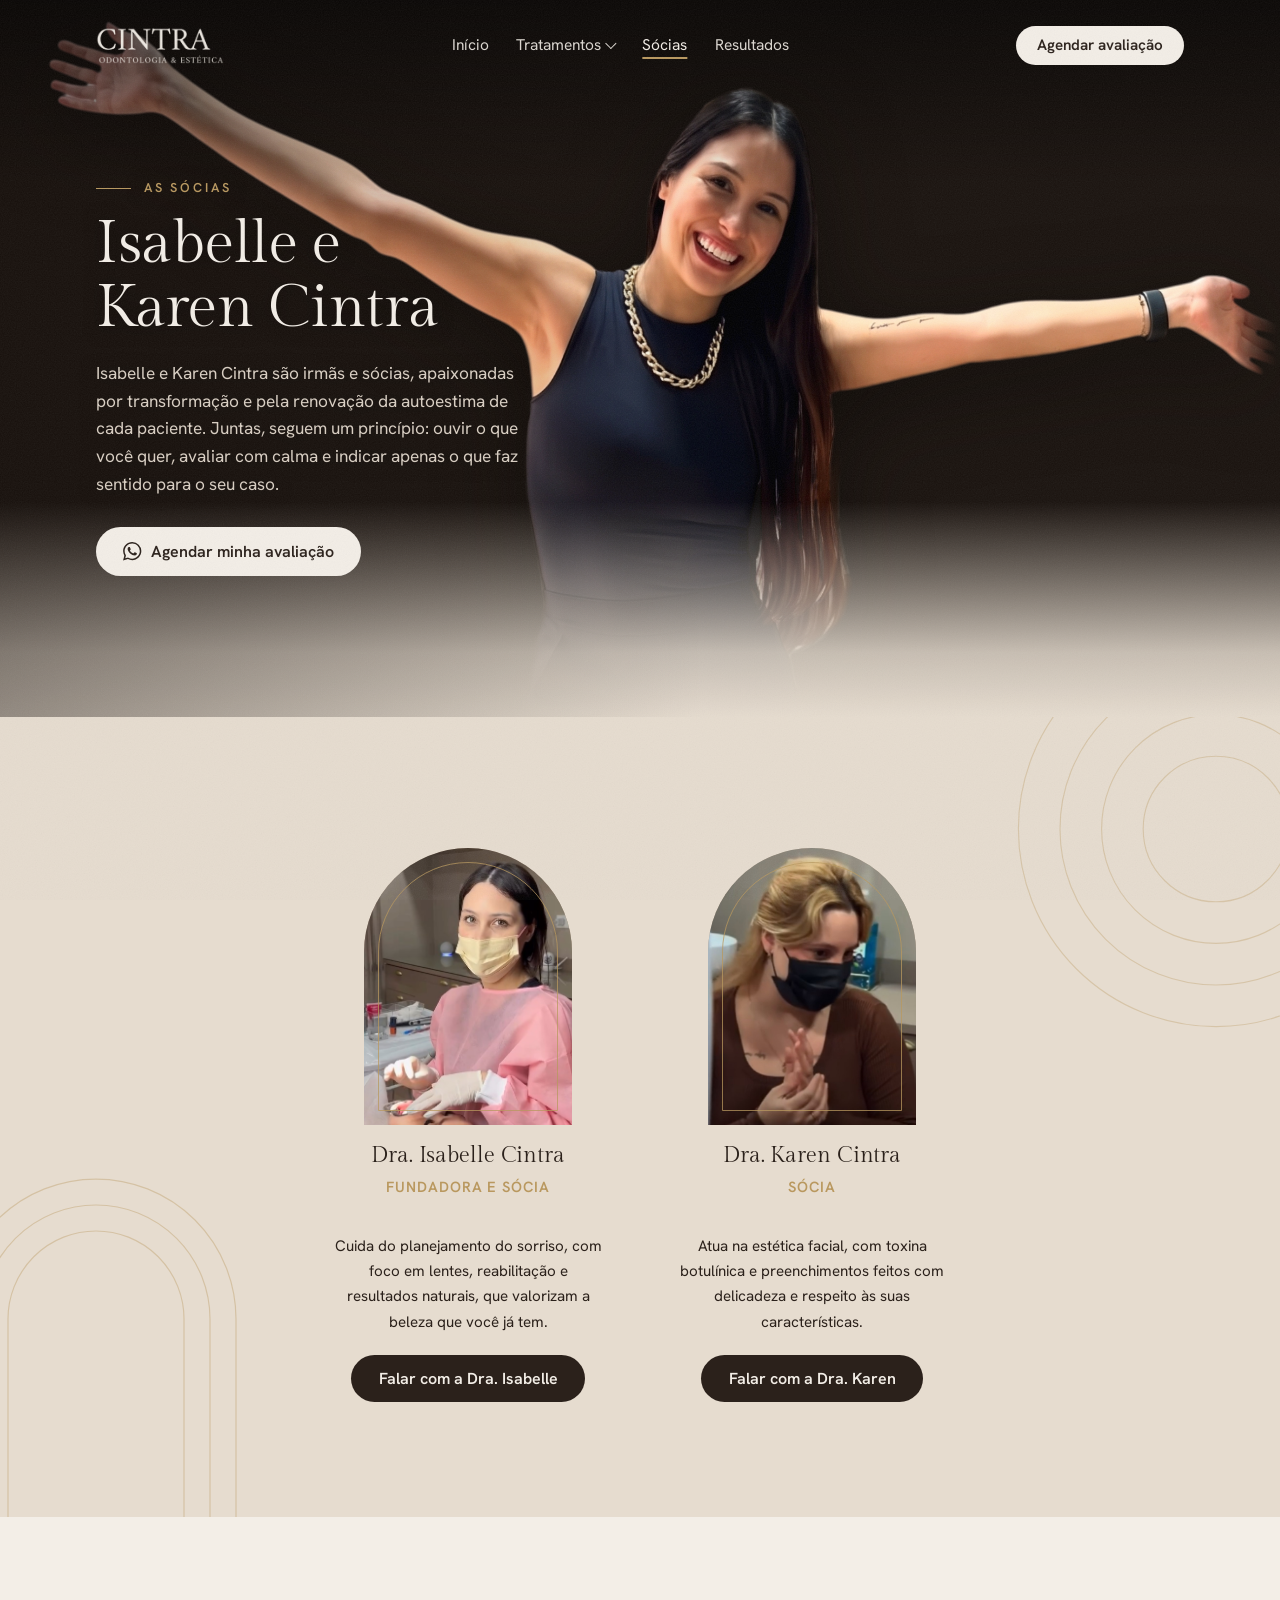
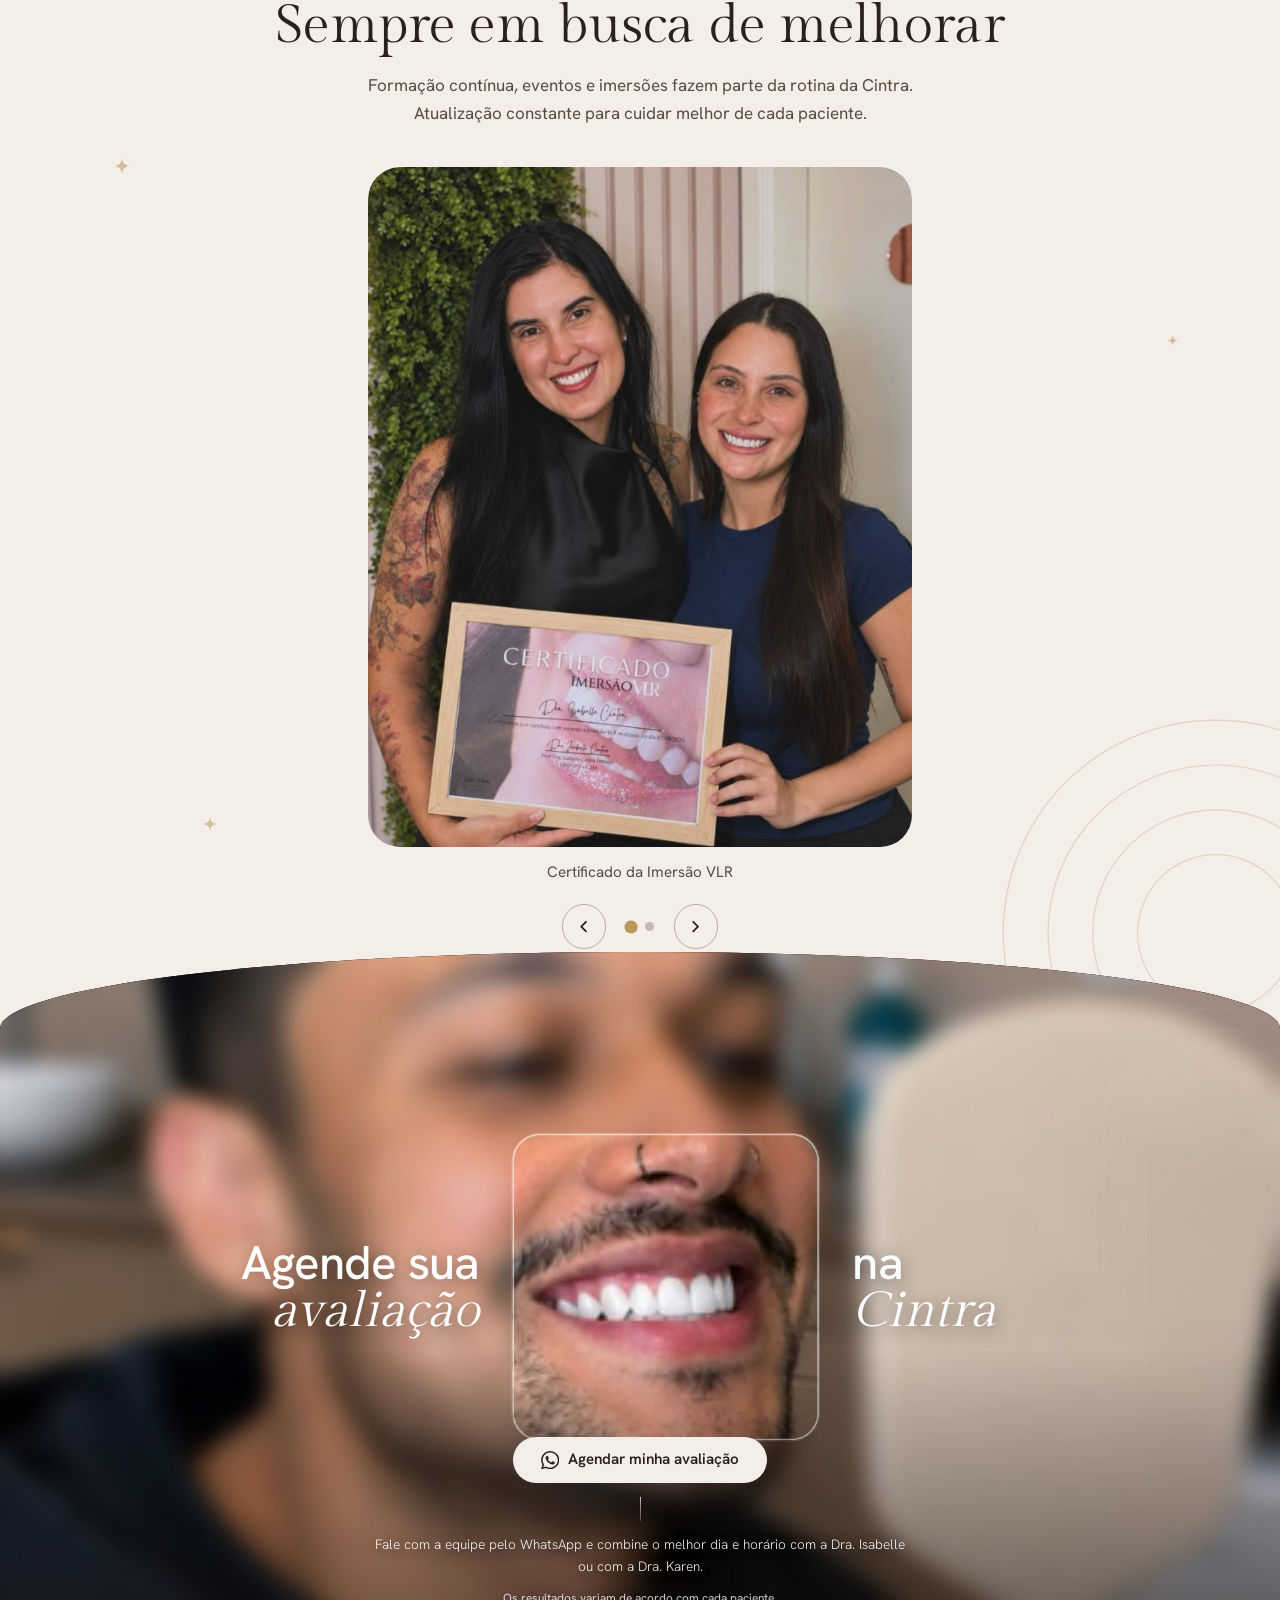
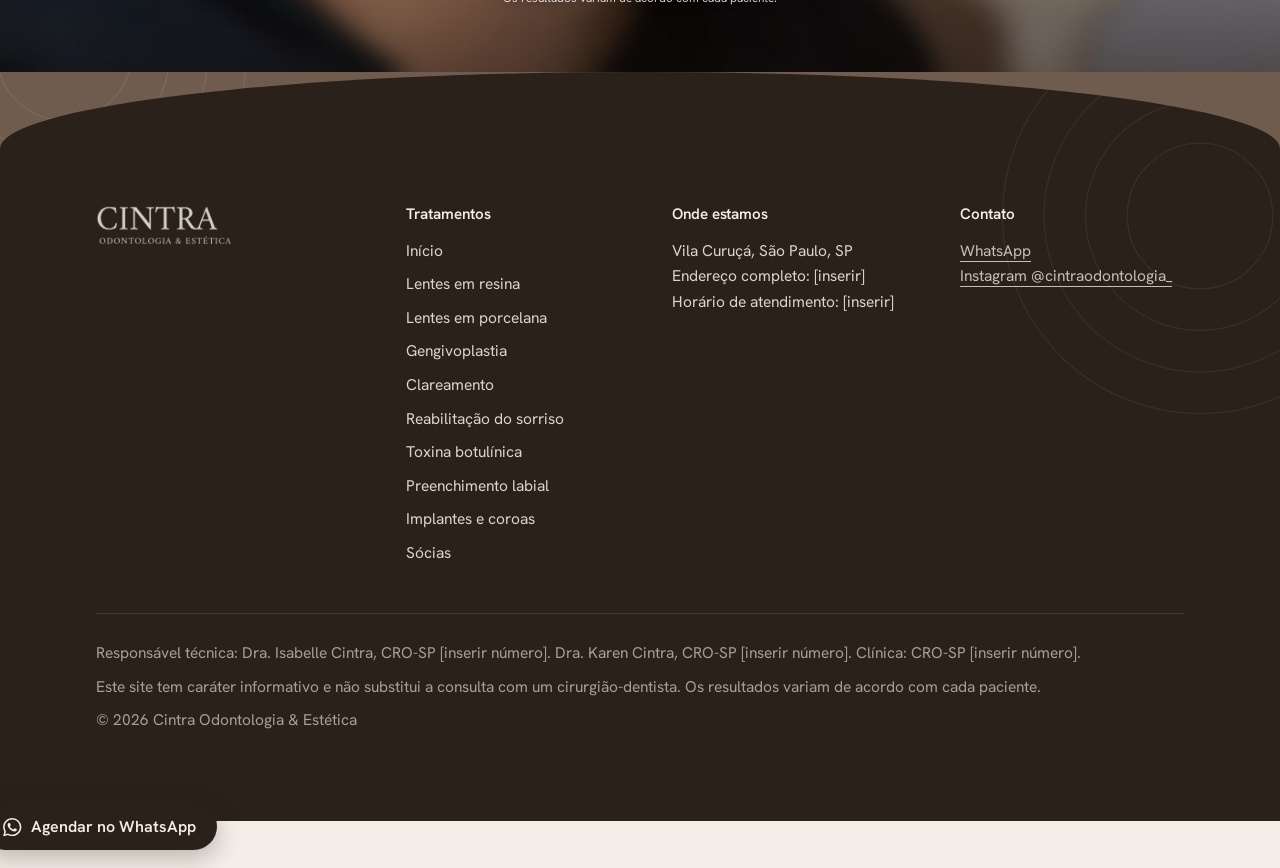
<file: socias.html>
<!doctype html>
<html lang="pt-BR">
<head>
<meta charset="utf-8">
<meta name="viewport" content="width=device-width, initial-scale=1">
<title>Sócias | Dra. Isabelle e Dra. Karen Cintra | Cintra Odontologia</title>
<meta name="description" content="Conheça Isabelle e Karen Cintra, irmãs e sócias da Cintra Odontologia & Estética, na Vila Curuçá, São Paulo.">
<meta name="theme-color" content="#6F5C4E">
<meta property="og:title" content="Sócias | Dra. Isabelle e Dra. Karen Cintra | Cintra Odontologia">
<meta property="og:description" content="Conheça Isabelle e Karen Cintra, irmãs e sócias da Cintra Odontologia & Estética, na Vila Curuçá, São Paulo.">
<meta property="og:type" content="website">
<link rel="icon" href="data:image/svg+xml,%3Csvg xmlns='http://www.w3.org/2000/svg' viewBox='0 0 64 64'%3E%3Crect width='64' height='64' rx='32' fill='%236F5C4E'/%3E%3Ctext x='32' y='43' font-size='34' text-anchor='middle' fill='%23F3EEE7' font-family='Georgia,serif'%3EC%3C/text%3E%3C/svg%3E">
<link rel="preconnect" href="https://fonts.googleapis.com">
<link rel="preconnect" href="https://fonts.gstatic.com" crossorigin>
<link href="https://fonts.googleapis.com/css2?family=Gilda+Display&family=Hanken+Grotesk:wght@400;500;600&family=Fraunces:ital,opsz,wght,SOFT@0,9..144,400..600,100;1,9..144,400..500,100&family=Nunito:wght@400;600;700&display=swap" rel="stylesheet">
<link rel="stylesheet" href="style.css">

</head>
<body>

<header class="site-header">
  <div class="wrap">
    <a class="brand" href="index.html" aria-label="Cintra Odontologia e Estética, página inicial">
      <img src="logo-cintra.png" alt="Cintra Odontologia &amp; Estética" width="596" height="174">
    </a>
    <nav class="nav" id="menu" aria-label="Principal">
      <a href="index.html">Início</a>
      <div class="nav-dd"><button type="button" aria-haspopup="true" aria-expanded="false">Tratamentos</button><div class="dd-panel"><div><div><b>Sorriso</b><a href="lentes-resina.html">Lentes em resina</a><a href="lentes-porcelana.html">Lentes em porcelana</a><a href="gengivoplastia.html">Gengivoplastia</a><a href="clareamento.html">Clareamento</a><a href="reabilitacao.html">Reabilitação do sorriso</a></div><div><b>Estética facial</b><a href="toxina-botulinica.html">Toxina botulínica</a><a href="preenchimento-labial.html">Preenchimento labial</a></div><div><b>Implantes</b><a href="implantes-e-coroas.html">Implantes e coroas</a></div></div></div></div>
      <a href="socias.html" aria-current="page">Sócias</a>
      <a href="index.html#casos">Resultados</a>
    </nav>
    <div class="hdr-right">
      <a class="btn btn-light" data-wa="Olá! Gostaria de agendar uma avaliação na Cintra Odontologia." href="https://www.instagram.com/cintraodontologia_/">Agendar avaliação</a>
      <button class="nav-toggle" type="button" aria-label="Abrir menu" aria-expanded="false" aria-controls="menu"><span></span></button>
    </div>
  </div>
</header>

<main id="topo">
<section class="phero">
  <div class="phero-bg cut" aria-hidden="true"><img src="isabelle-hero.png" alt="" fetchpriority="high"></div>
  <div class="wrap phero-grid">
    <div class="phero-text">
      <p class="kicker">As sócias</p>
      <h1>Isabelle e Karen Cintra</h1>
      <p class="sub">Isabelle e Karen Cintra são irmãs e sócias, apaixonadas por transformação e pela renovação da autoestima de cada paciente. Juntas, seguem um princípio: ouvir o que você quer, avaliar com calma e indicar apenas o que faz sentido para o seu caso.</p>
      <a class="btn btn-light" data-wa="Olá! Gostaria de conversar com a equipe da Cintra sobre uma avaliação." href="https://www.instagram.com/cintraodontologia_/"><svg viewBox="0 0 24 24" aria-hidden="true"><path d="M17.472 14.382c-.297-.149-1.758-.867-2.03-.967-.273-.099-.471-.148-.67.15-.197.297-.767.966-.94 1.164-.173.199-.347.223-.644.075-.297-.15-1.255-.463-2.39-1.475-.883-.788-1.48-1.761-1.653-2.059-.173-.297-.018-.458.13-.606.134-.133.298-.347.446-.52.149-.174.198-.298.298-.497.099-.198.05-.371-.025-.52-.075-.149-.669-1.612-.916-2.207-.242-.579-.487-.5-.669-.51-.173-.008-.371-.01-.57-.01-.198 0-.52.074-.792.372-.272.297-1.04 1.016-1.04 2.479 0 1.462 1.065 2.875 1.213 3.074.149.198 2.096 3.2 5.077 4.487.709.306 1.262.489 1.694.625.712.227 1.36.195 1.871.118.571-.085 1.758-.719 2.006-1.413.248-.694.248-1.289.173-1.413-.074-.124-.272-.198-.57-.347m-5.421 7.403h-.004a9.87 9.87 0 01-5.031-1.378l-.361-.214-3.741.982.998-3.648-.235-.374a9.86 9.86 0 01-1.51-5.26c.001-5.45 4.436-9.884 9.888-9.884 2.64 0 5.122 1.03 6.988 2.898a9.825 9.825 0 012.893 6.994c-.003 5.45-4.437 9.884-9.885 9.884m8.413-18.297A11.815 11.815 0 0012.05 0C5.495 0 .16 5.335.157 11.892c0 2.096.547 4.142 1.588 5.945L.057 24l6.305-1.654a11.882 11.882 0 005.683 1.448h.005c6.554 0 11.89-5.335 11.893-11.893a11.821 11.821 0 00-3.48-8.413Z"/></svg>Agendar minha avaliação</a>
      
    </div>
  </div>
</section>
<section class="about curved" id="sobre" style="padding-top:calc(var(--curve) + 3.4rem)">
  <div class="wrap">
    <div class="partners">
      <article class="partner">
        <div class="arch"><img src="dra-isabelle-atendendo.jpg" alt="Dra. Isabelle Cintra atendendo no consultório" loading="lazy"></div>
        <h3>Dra. Isabelle Cintra</h3>
        <p class="role">Fundadora e sócia</p>
        <p>Cuida do planejamento do sorriso, com foco em lentes, reabilitação e resultados naturais, que valorizam a beleza que você já tem.</p>
        <a class="btn btn-dark" data-wa="Olá! Gostaria de conversar com a Dra. Isabelle sobre uma avaliação." href="https://www.instagram.com/cintraodontologia_/">Falar com a Dra. Isabelle</a>
      </article>
      <article class="partner">
        <div class="arch"><img src="dra-karen-sobre.jpg" alt="Dra. Karen Cintra atendendo uma paciente" loading="lazy"></div>
        <h3>Dra. Karen Cintra</h3>
        <p class="role">Sócia</p>
        <p>Atua na estética facial, com toxina botulínica e preenchimentos feitos com delicadeza e respeito às suas características.</p>
        <a class="btn btn-dark" data-wa="Olá! Gostaria de conversar com a Dra. Karen sobre uma avaliação." href="https://www.instagram.com/cintraodontologia_/">Falar com a Dra. Karen</a>
        <!-- PENDENTE: confirmar áreas de atuação e CRO da Dra. Karen -->
      </article>
    </div>
  </div>
</section>
<section class="growth" id="evolucao">
  <div class="wrap">
    <h2>Sempre em busca de melhorar</h2>
    <p class="lead">Formação contínua, eventos e imersões fazem parte da rotina da Cintra. Atualização constante para cuidar melhor de cada paciente.</p>
    <div class="gcar" id="gcar">
      <div class="gcar-track" tabindex="0" aria-label="Fotos de formação da Cintra">
        <figure class="gslide"><img src="certificado-vlr.jpg" alt="Dra. Isabelle Cintra com o certificado da Imersão VLR" loading="lazy"><figcaption>Certificado da Imersão VLR</figcaption></figure>
        <figure class="gslide"><img src="evento-codigos.jpg" alt="Dra. Isabelle Cintra no evento Códigos do Sucesso" loading="lazy"><figcaption>Evento Códigos do Sucesso</figcaption></figure>
      </div>
      <div class="gcar-nav">
        <button type="button" class="gprev" aria-label="Foto anterior"><svg viewBox="0 0 24 24" fill="none" stroke="currentColor" stroke-width="2.2" stroke-linecap="round" stroke-linejoin="round"><path d="M15 18l-6-6 6-6"/></svg></button>
        <div class="gdots" role="tablist"><button type="button" class="on" aria-label="Foto 1"></button><button type="button" aria-label="Foto 2"></button></div>
        <button type="button" class="gnext" aria-label="Próxima foto"><svg viewBox="0 0 24 24" fill="none" stroke="currentColor" stroke-width="2.2" stroke-linecap="round" stroke-linejoin="round"><path d="M9 18l6-6-6-6"/></svg></button>
      </div>
    </div>
  </div>
</section>




<section class="cta curved">
  <div class="cta-wrap">
    <div class="cta-hero">
      <img src="cta-sorriso.jpg" alt="Paciente da Cintra sorrindo ao ver o resultado no espelho" width="1920" height="1080" loading="lazy">
      <div class="cta-headline">
        <h2 class="cta-l">Agende sua <em>avaliação</em></h2>
        <h2 class="cta-r">na <em>Cintra</em></h2>
      </div>
    </div>
    <div class="cta-actions">
      <a class="btn btn-light" data-wa="Olá! Gostaria de conversar com a equipe da Cintra sobre uma avaliação." href="https://www.instagram.com/cintraodontologia_/"><svg viewBox="0 0 24 24" aria-hidden="true"><path d="M17.472 14.382c-.297-.149-1.758-.867-2.03-.967-.273-.099-.471-.148-.67.15-.197.297-.767.966-.94 1.164-.173.199-.347.223-.644.075-.297-.15-1.255-.463-2.39-1.475-.883-.788-1.48-1.761-1.653-2.059-.173-.297-.018-.458.13-.606.134-.133.298-.347.446-.52.149-.174.198-.298.298-.497.099-.198.05-.371-.025-.52-.075-.149-.669-1.612-.916-2.207-.242-.579-.487-.5-.669-.51-.173-.008-.371-.01-.57-.01-.198 0-.52.074-.792.372-.272.297-1.04 1.016-1.04 2.479 0 1.462 1.065 2.875 1.213 3.074.149.198 2.096 3.2 5.077 4.487.709.306 1.262.489 1.694.625.712.227 1.36.195 1.871.118.571-.085 1.758-.719 2.006-1.413.248-.694.248-1.289.173-1.413-.074-.124-.272-.198-.57-.347m-5.421 7.403h-.004a9.87 9.87 0 01-5.031-1.378l-.361-.214-3.741.982.998-3.648-.235-.374a9.86 9.86 0 01-1.51-5.26c.001-5.45 4.436-9.884 9.888-9.884 2.64 0 5.122 1.03 6.988 2.898a9.825 9.825 0 012.893 6.994c-.003 5.45-4.437 9.884-9.885 9.884m8.413-18.297A11.815 11.815 0 0012.05 0C5.495 0 .16 5.335.157 11.892c0 2.096.547 4.142 1.588 5.945L.057 24l6.305-1.654a11.882 11.882 0 005.683 1.448h.005c6.554 0 11.89-5.335 11.893-11.893a11.821 11.821 0 00-3.48-8.413Z"/></svg>Agendar minha avaliação</a>
      <div class="cta-div" aria-hidden="true"></div>
      <p>Fale com a equipe pelo WhatsApp e combine o melhor dia e horário com a Dra. Isabelle ou com a Dra. Karen.</p>
      <small class="cta-note">Os resultados variam de acordo com cada paciente.</small>
    </div>
  </div>
</section>
</main>

<footer class="footer curved">
  <div class="wrap">
    <div class="footer-grid">
      <div>
        <a class="brand" href="index.html" aria-label="Página inicial">
          <img src="logo-cintra.png" alt="Cintra Odontologia &amp; Estética" width="596" height="174">
        </a>
      </div>
      <div>
        <h3>Tratamentos</h3>
        <div class="footer-nav"><a href="index.html">Início</a><a href="lentes-resina.html">Lentes em resina</a><a href="lentes-porcelana.html">Lentes em porcelana</a><a href="gengivoplastia.html">Gengivoplastia</a><a href="clareamento.html">Clareamento</a><a href="reabilitacao.html">Reabilitação do sorriso</a><a href="toxina-botulinica.html">Toxina botulínica</a><a href="preenchimento-labial.html">Preenchimento labial</a><a href="implantes-e-coroas.html">Implantes e coroas</a><a href="socias.html">Sócias</a></div>
      </div>
      <div>
        <h3>Onde estamos</h3>
        <p>Vila Curuçá, São Paulo, SP</p>
        <p><!-- PENDENTE --> Endereço completo: [inserir]</p>
        <p><!-- PENDENTE --> Horário de atendimento: [inserir]</p>
      </div>
      <div>
        <h3>Contato</h3>
        <p><a data-wa="Olá! Gostaria de falar com a Cintra Odontologia." href="https://www.instagram.com/cintraodontologia_/">WhatsApp</a></p>
        <p><a href="https://www.instagram.com/cintraodontologia_/" target="_blank" rel="noopener">Instagram @cintraodontologia_</a></p>
      </div>
    </div>
    <div class="legal">
      <p><!-- PENDENTE --> Responsável técnica: Dra. Isabelle Cintra, CRO-SP [inserir número]. Dra. Karen Cintra, CRO-SP [inserir número]. Clínica: CRO-SP [inserir número].</p>
      <p>Este site tem caráter informativo e não substitui a consulta com um cirurgião-dentista. Os resultados variam de acordo com cada paciente.</p>
      <p>© <span id="ano">2026</span> Cintra Odontologia &amp; Estética</p>
    </div>
  </div>
</footer>

<a class="btn btn-dark float-wa" data-wa="Olá! Gostaria de agendar uma avaliação na Cintra Odontologia." href="https://www.instagram.com/cintraodontologia_/" aria-label="Agendar avaliação pelo WhatsApp">
  <svg viewBox="0 0 24 24" aria-hidden="true"><path d="M17.472 14.382c-.297-.149-1.758-.867-2.03-.967-.273-.099-.471-.148-.67.15-.197.297-.767.966-.94 1.164-.173.199-.347.223-.644.075-.297-.15-1.255-.463-2.39-1.475-.883-.788-1.48-1.761-1.653-2.059-.173-.297-.018-.458.13-.606.134-.133.298-.347.446-.52.149-.174.198-.298.298-.497.099-.198.05-.371-.025-.52-.075-.149-.669-1.612-.916-2.207-.242-.579-.487-.5-.669-.51-.173-.008-.371-.01-.57-.01-.198 0-.52.074-.792.372-.272.297-1.04 1.016-1.04 2.479 0 1.462 1.065 2.875 1.213 3.074.149.198 2.096 3.2 5.077 4.487.709.306 1.262.489 1.694.625.712.227 1.36.195 1.871.118.571-.085 1.758-.719 2.006-1.413.248-.694.248-1.289.173-1.413-.074-.124-.272-.198-.57-.347m-5.421 7.403h-.004a9.87 9.87 0 01-5.031-1.378l-.361-.214-3.741.982.998-3.648-.235-.374a9.86 9.86 0 01-1.51-5.26c.001-5.45 4.436-9.884 9.888-9.884 2.64 0 5.122 1.03 6.988 2.898a9.825 9.825 0 012.893 6.994c-.003 5.45-4.437 9.884-9.885 9.884m8.413-18.297A11.815 11.815 0 0012.05 0C5.495 0 .16 5.335.157 11.892c0 2.096.547 4.142 1.588 5.945L.057 24l6.305-1.654a11.882 11.882 0 005.683 1.448h.005c6.554 0 11.89-5.335 11.893-11.893a11.821 11.821 0 00-3.48-8.413Z"/></svg>
  Agendar no WhatsApp
</a>

<script src="site.js"></script>
</body>
</html>
</file>
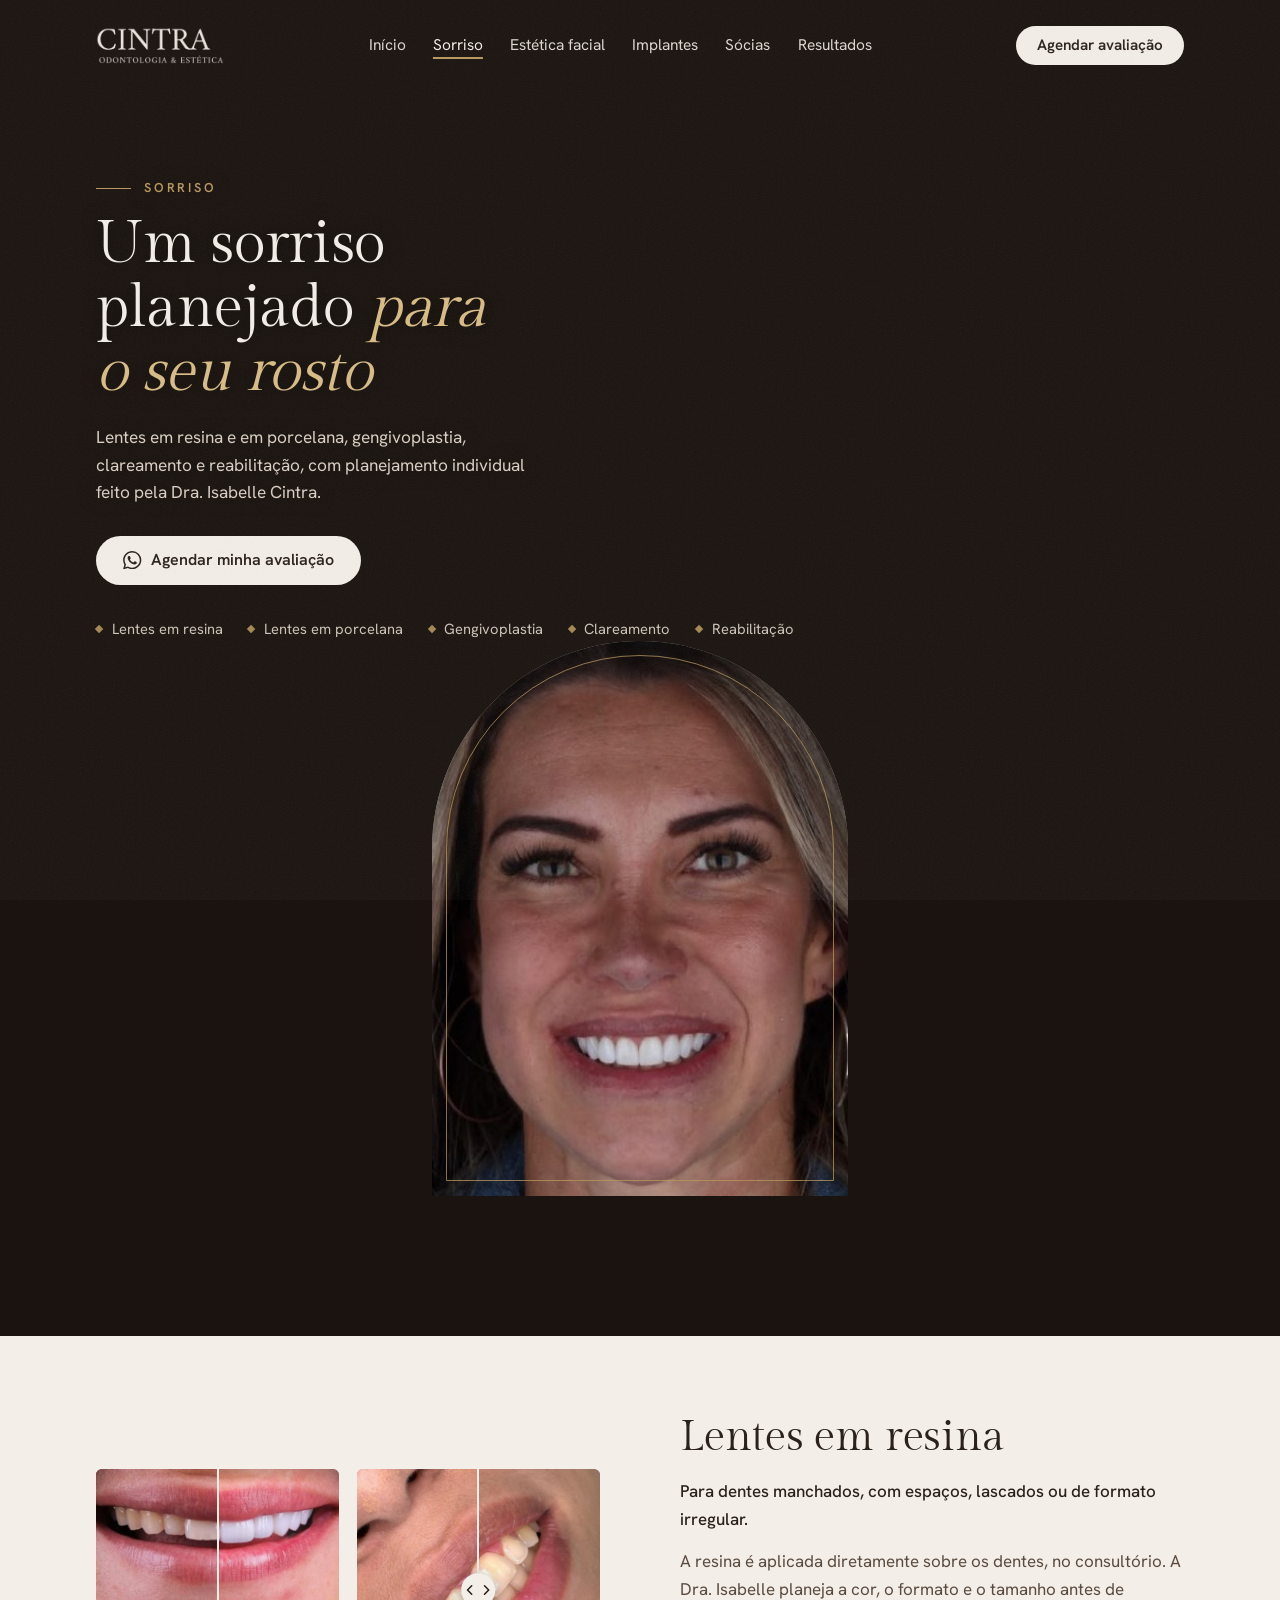
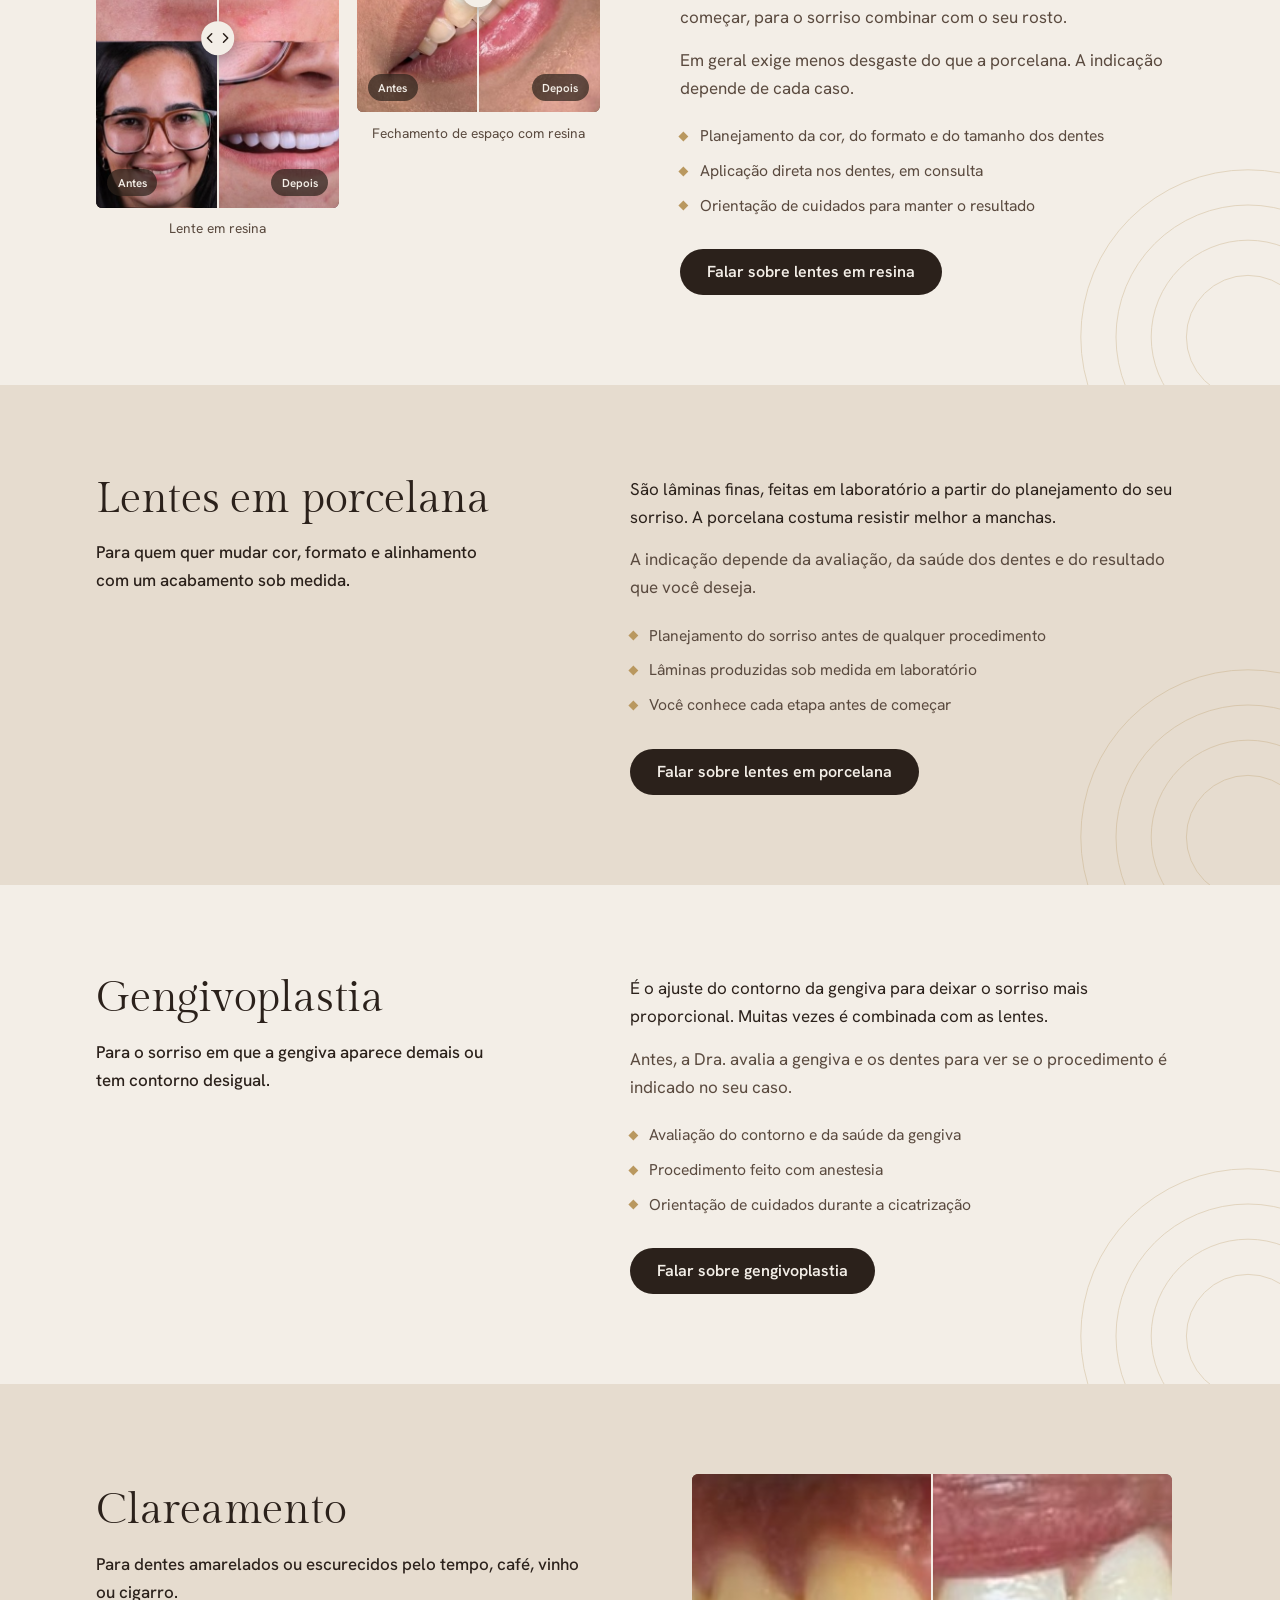
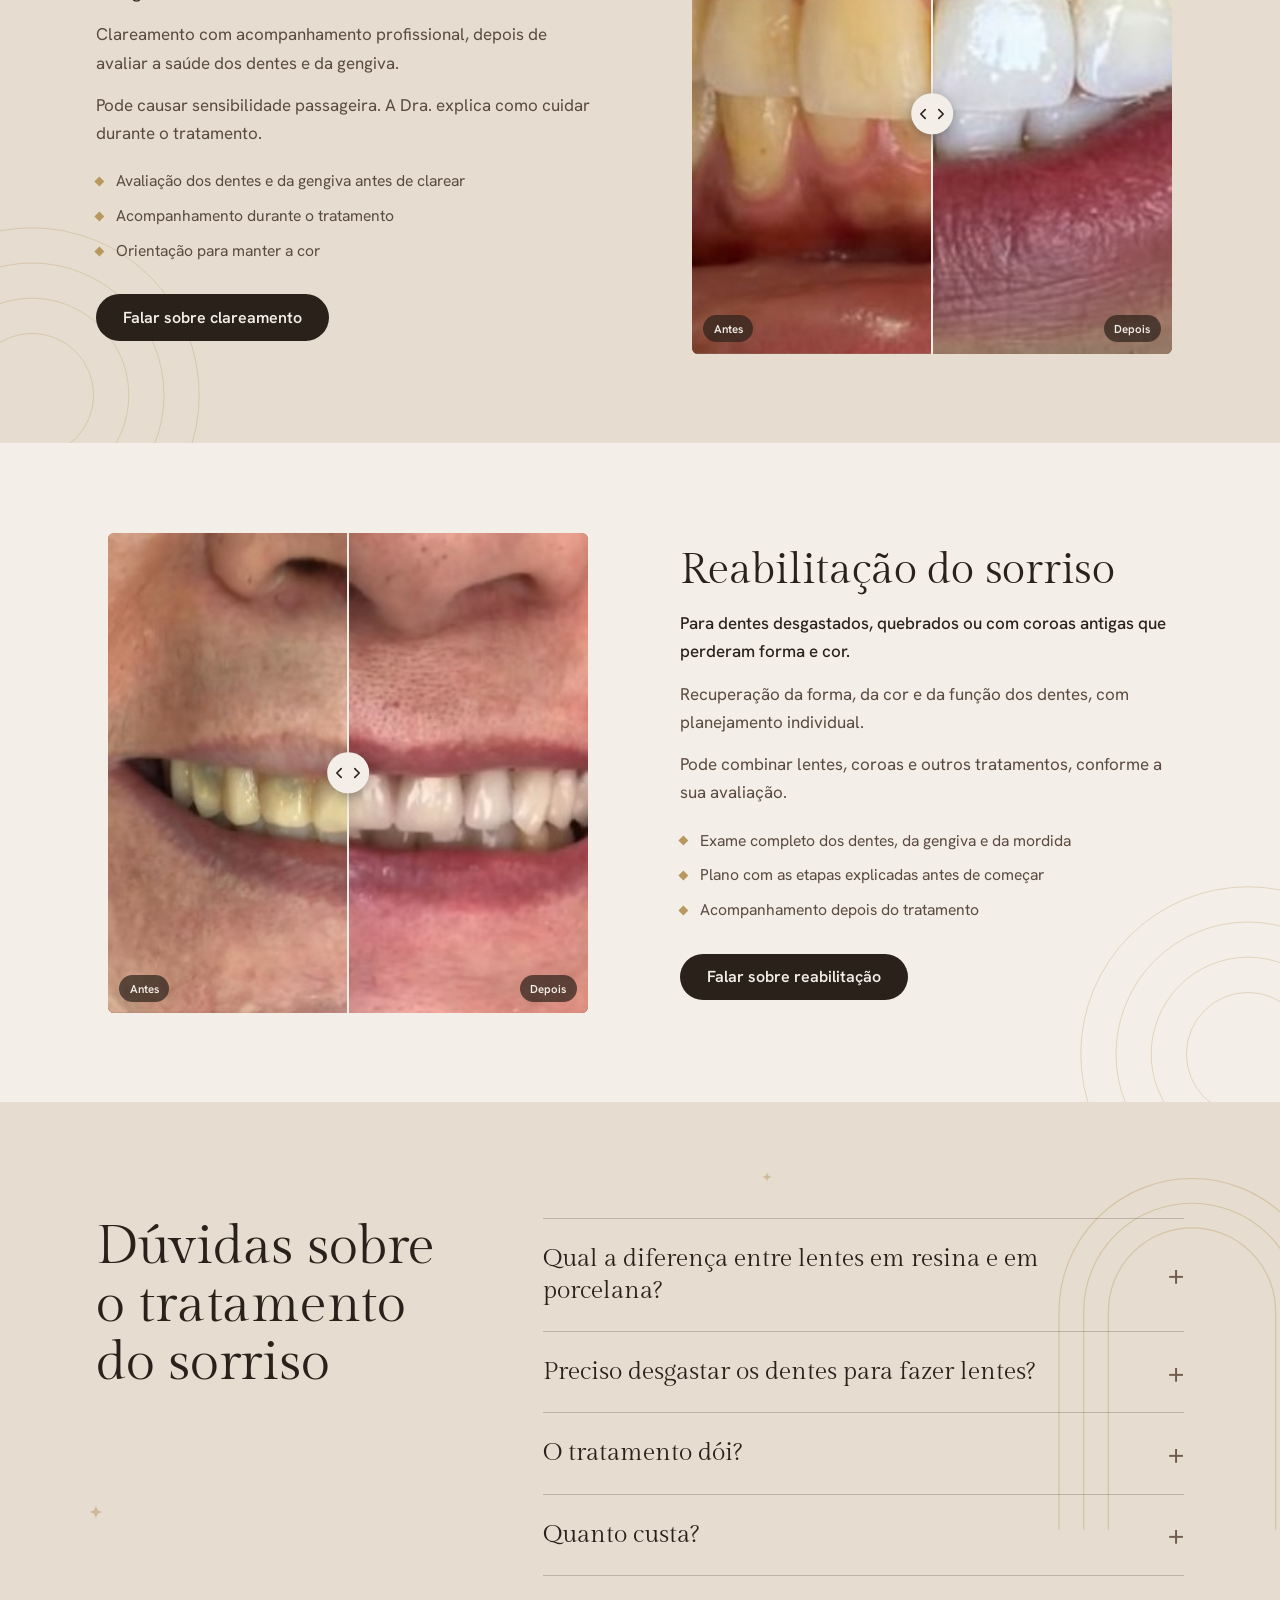
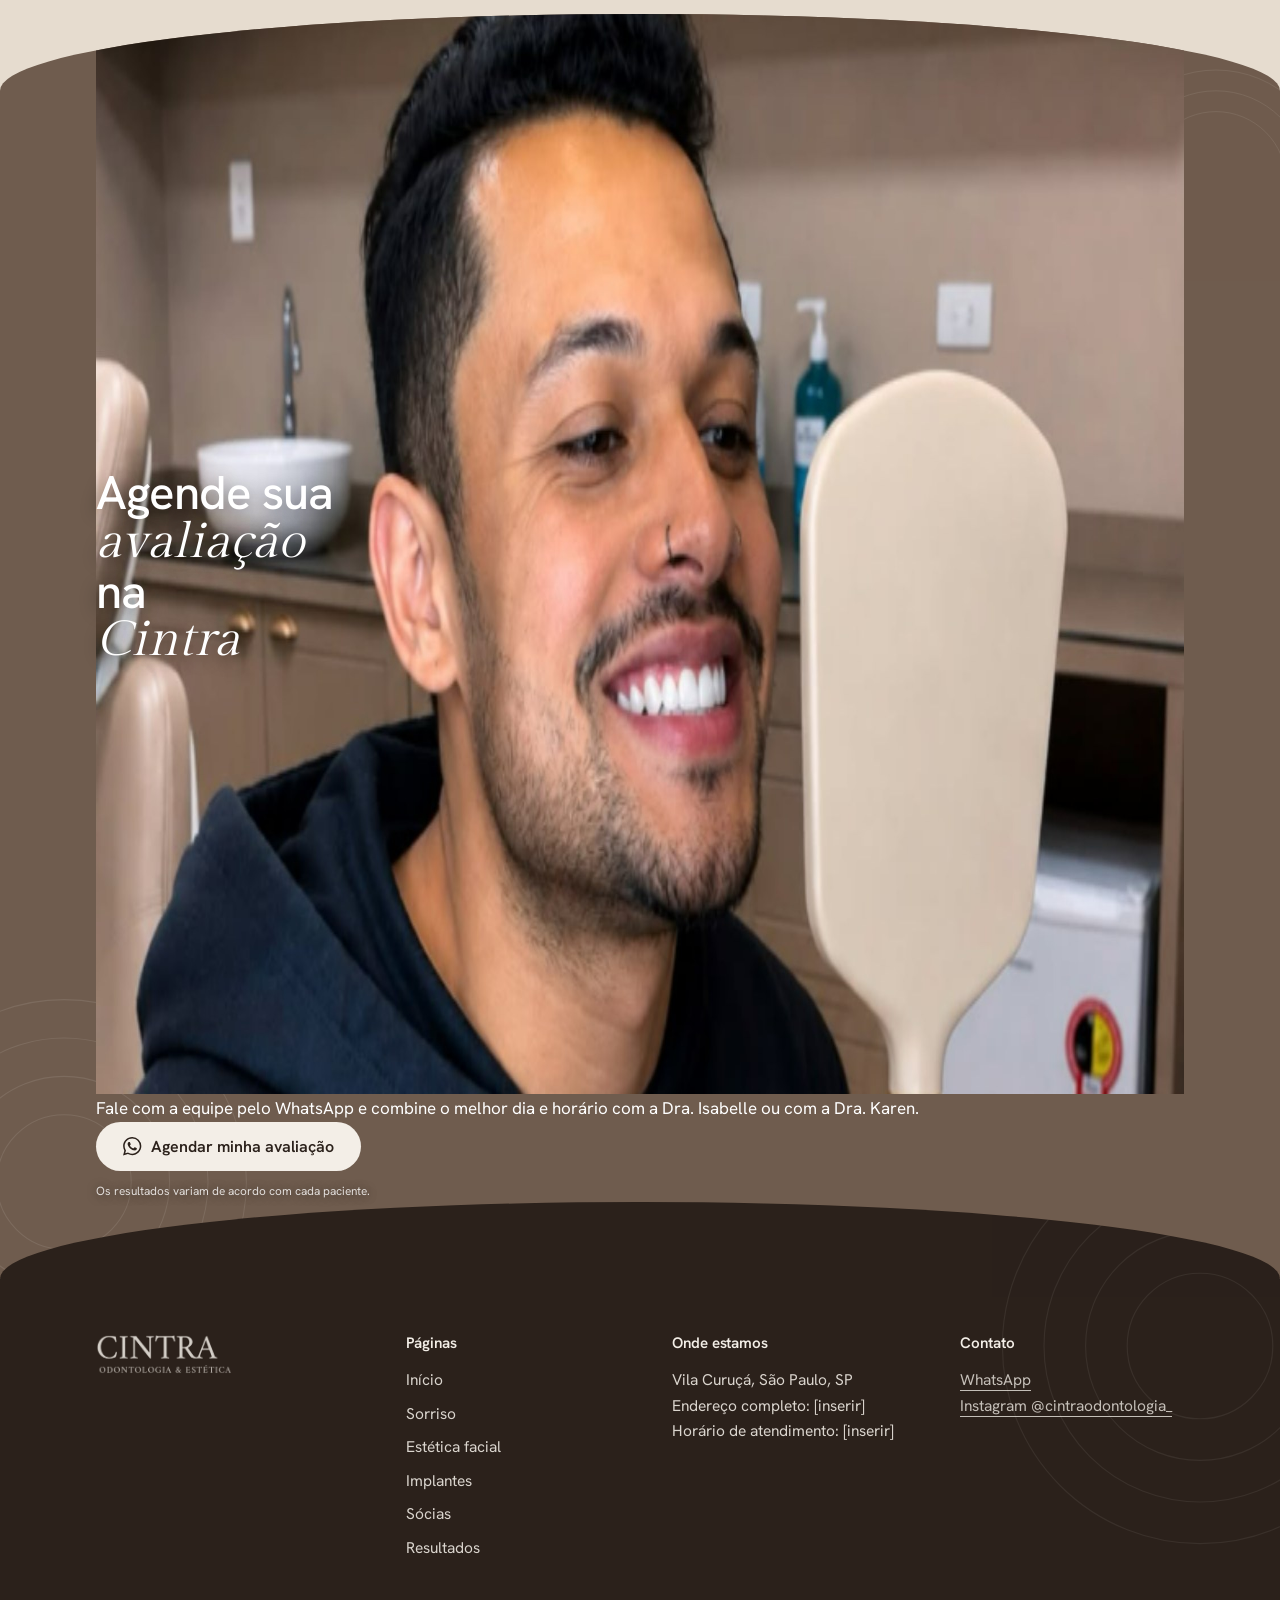
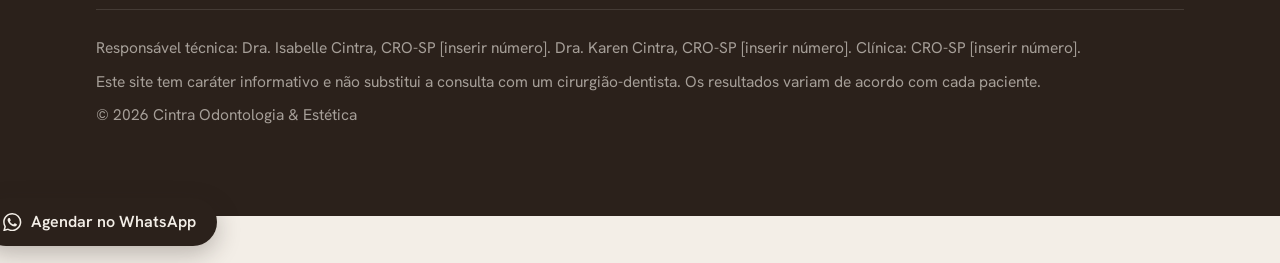
<file: sorriso.html>
<!doctype html>
<html lang="pt-BR">
<head>
<meta charset="utf-8">
<meta name="viewport" content="width=device-width, initial-scale=1">
<title>Sorriso | Lentes, clareamento e gengivoplastia | Cintra Odontologia</title>
<meta name="description" content="Lentes em resina e em porcelana, gengivoplastia, clareamento e reabilitação do sorriso na Cintra Odontologia, Vila Curuçá, São Paulo.">
<meta name="theme-color" content="#6F5C4E">
<meta property="og:title" content="Sorriso | Lentes, clareamento e gengivoplastia | Cintra Odontologia">
<meta property="og:description" content="Lentes em resina e em porcelana, gengivoplastia, clareamento e reabilitação do sorriso na Cintra Odontologia, Vila Curuçá, São Paulo.">
<meta property="og:type" content="website">
<link rel="icon" href="data:image/svg+xml,%3Csvg xmlns='http://www.w3.org/2000/svg' viewBox='0 0 64 64'%3E%3Crect width='64' height='64' rx='32' fill='%236F5C4E'/%3E%3Ctext x='32' y='43' font-size='34' text-anchor='middle' fill='%23F3EEE7' font-family='Georgia,serif'%3EC%3C/text%3E%3C/svg%3E">
<link rel="preconnect" href="https://fonts.googleapis.com">
<link rel="preconnect" href="https://fonts.gstatic.com" crossorigin>
<link href="https://fonts.googleapis.com/css2?family=Gilda+Display&family=Hanken+Grotesk:wght@400;500;600&family=Fraunces:ital,opsz,wght,SOFT@0,9..144,400..600,100;1,9..144,400..500,100&family=Nunito:wght@400;600;700&display=swap" rel="stylesheet">
<link rel="stylesheet" href="style.css">

</head>
<body>

<header class="site-header">
  <div class="wrap">
    <a class="brand" href="index.html" aria-label="Cintra Odontologia e Estética, página inicial">
      <img src="logo-cintra.png" alt="Cintra Odontologia &amp; Estética" width="596" height="174">
    </a>
    <nav class="nav" id="menu" aria-label="Principal"><a href="index.html">Início</a><a href="sorriso.html" aria-current="page">Sorriso</a><a href="estetica-facial.html">Estética facial</a><a href="implantes.html">Implantes</a><a href="socias.html">Sócias</a><a href="resultados.html">Resultados</a></nav>
    <div class="hdr-right">
      <a class="btn btn-light" data-wa="Olá! Gostaria de agendar uma avaliação na Cintra Odontologia." href="https://www.instagram.com/cintraodontologia_/">Agendar avaliação</a>
      <button class="nav-toggle" type="button" aria-label="Abrir menu" aria-expanded="false" aria-controls="menu"><span></span></button>
    </div>
  </div>
</header>

<main id="topo">
<section class="phero">
  <div class="wrap phero-grid">
    <div>
      <p class="kicker">Sorriso</p>
      <h1>Um sorriso planejado <em>para o seu rosto</em></h1>
      <p class="sub">Lentes em resina e em porcelana, gengivoplastia, clareamento e reabilitação, com planejamento individual feito pela Dra. Isabelle Cintra.</p>
      <a class="btn btn-light" data-wa="Olá! Gostaria de agendar uma avaliação para o meu sorriso." href="https://www.instagram.com/cintraodontologia_/"><svg viewBox="0 0 24 24" aria-hidden="true"><path d="M17.472 14.382c-.297-.149-1.758-.867-2.03-.967-.273-.099-.471-.148-.67.15-.197.297-.767.966-.94 1.164-.173.199-.347.223-.644.075-.297-.15-1.255-.463-2.39-1.475-.883-.788-1.48-1.761-1.653-2.059-.173-.297-.018-.458.13-.606.134-.133.298-.347.446-.52.149-.174.198-.298.298-.497.099-.198.05-.371-.025-.52-.075-.149-.669-1.612-.916-2.207-.242-.579-.487-.5-.669-.51-.173-.008-.371-.01-.57-.01-.198 0-.52.074-.792.372-.272.297-1.04 1.016-1.04 2.479 0 1.462 1.065 2.875 1.213 3.074.149.198 2.096 3.2 5.077 4.487.709.306 1.262.489 1.694.625.712.227 1.36.195 1.871.118.571-.085 1.758-.719 2.006-1.413.248-.694.248-1.289.173-1.413-.074-.124-.272-.198-.57-.347m-5.421 7.403h-.004a9.87 9.87 0 01-5.031-1.378l-.361-.214-3.741.982.998-3.648-.235-.374a9.86 9.86 0 01-1.51-5.26c.001-5.45 4.436-9.884 9.888-9.884 2.64 0 5.122 1.03 6.988 2.898a9.825 9.825 0 012.893 6.994c-.003 5.45-4.437 9.884-9.885 9.884m8.413-18.297A11.815 11.815 0 0012.05 0C5.495 0 .16 5.335.157 11.892c0 2.096.547 4.142 1.588 5.945L.057 24l6.305-1.654a11.882 11.882 0 005.683 1.448h.005c6.554 0 11.89-5.335 11.893-11.893a11.821 11.821 0 00-3.48-8.413Z"/></svg>Agendar minha avaliação</a>
      <div class="phero-links"><a href="#lentes-resina">Lentes em resina</a><a href="#lentes-porcelana">Lentes em porcelana</a><a href="#gengivoplastia">Gengivoplastia</a><a href="#clareamento">Clareamento</a><a href="#reabilitacao">Reabilitação</a></div>
    </div>
    <div class="arch"><img src="sorriso-depois.jpg" alt="Paciente da Cintra sorrindo" fetchpriority="high"></div>
  </div>
</section>
<section class="tb bg-ivory curved" id="lentes-resina">
  <div class="wrap tb-grid">
    <div class="tb-media pair"><figure><div class="ba" data-ba style="--ar:511/712;--arn:0.7177">
            <img src="colagem-depois.jpg" alt="Depois: Lente em resina" loading="lazy">
            <img class="ba-before" src="colagem-antes.jpg" alt="Antes: Lente em resina" loading="lazy">
            <span class="ba-pill l">Antes</span>
            <span class="ba-pill r">Depois</span>
            <div class="ba-line"><div class="ba-knob"><svg viewBox="0 0 24 24" aria-hidden="true"><polyline points="15 18 9 12 15 6"/></svg><svg viewBox="0 0 24 24" aria-hidden="true"><polyline points="9 18 15 12 9 6"/></svg></div></div>
            <input type="range" min="0" max="100" value="50" aria-label="Comparar antes e depois: lente em resina">
          </div><figcaption>Lente em resina</figcaption></figure><figure><div class="ba" data-ba style="--ar:1/1;--arn:1.0000">
            <img src="caso2-depois.jpg" alt="Depois: Fechamento de espaço com resina" loading="lazy">
            <img class="ba-before" src="caso2-antes.jpg" alt="Antes: Fechamento de espaço com resina" loading="lazy">
            <span class="ba-pill l">Antes</span>
            <span class="ba-pill r">Depois</span>
            <div class="ba-line"><div class="ba-knob"><svg viewBox="0 0 24 24" aria-hidden="true"><polyline points="15 18 9 12 15 6"/></svg><svg viewBox="0 0 24 24" aria-hidden="true"><polyline points="9 18 15 12 9 6"/></svg></div></div>
            <input type="range" min="0" max="100" value="50" aria-label="Comparar antes e depois: fechamento de espaço com resina">
          </div><figcaption>Fechamento de espaço com resina</figcaption></figure></div>
    <div class="tb-text">
      <h2>Lentes em resina</h2>
      <p class="tb-for">Para dentes manchados, com espaços, lascados ou de formato irregular.</p>
      <p>A resina é aplicada diretamente sobre os dentes, no consultório. A Dra. Isabelle planeja a cor, o formato e o tamanho antes de começar, para o sorriso combinar com o seu rosto.</p><p>Em geral exige menos desgaste do que a porcelana. A indicação depende de cada caso.</p>
      <ul class="points"><li>Planejamento da cor, do formato e do tamanho dos dentes</li><li>Aplicação direta nos dentes, em consulta</li><li>Orientação de cuidados para manter o resultado</li></ul>
      <a class="btn btn-dark" data-wa="Olá! Gostaria de saber mais sobre lentes em resina." href="https://www.instagram.com/cintraodontologia_/">Falar sobre lentes em resina</a>
    </div>
  </div>
</section>
<section class="tb bg-sand tb-solo" id="lentes-porcelana">
  <div class="wrap tb-grid">
    <div class="tb-head">
      <h2>Lentes em porcelana</h2>
      <p class="tb-for">Para quem quer mudar cor, formato e alinhamento com um acabamento sob medida.</p>
    </div>
    <div class="tb-text">
      <p>São lâminas finas, feitas em laboratório a partir do planejamento do seu sorriso. A porcelana costuma resistir melhor a manchas.</p><p>A indicação depende da avaliação, da saúde dos dentes e do resultado que você deseja.</p>
      <ul class="points"><li>Planejamento do sorriso antes de qualquer procedimento</li><li>Lâminas produzidas sob medida em laboratório</li><li>Você conhece cada etapa antes de começar</li></ul>
      <a class="btn btn-dark" data-wa="Olá! Gostaria de saber mais sobre lentes em porcelana." href="https://www.instagram.com/cintraodontologia_/">Falar sobre lentes em porcelana</a>
    </div>
  </div>
</section>
<section class="tb bg-ivory tb-solo" id="gengivoplastia">
  <div class="wrap tb-grid">
    <div class="tb-head">
      <h2>Gengivoplastia</h2>
      <p class="tb-for">Para o sorriso em que a gengiva aparece demais ou tem contorno desigual.</p>
    </div>
    <div class="tb-text">
      <p>É o ajuste do contorno da gengiva para deixar o sorriso mais proporcional. Muitas vezes é combinada com as lentes.</p><p>Antes, a Dra. avalia a gengiva e os dentes para ver se o procedimento é indicado no seu caso.</p>
      <ul class="points"><li>Avaliação do contorno e da saúde da gengiva</li><li>Procedimento feito com anestesia</li><li>Orientação de cuidados durante a cicatrização</li></ul>
      <a class="btn btn-dark" data-wa="Olá! Gostaria de saber mais sobre gengivoplastia." href="https://www.instagram.com/cintraodontologia_/">Falar sobre gengivoplastia</a>
    </div>
  </div>
</section>
<section class="tb bg-sand rev" id="clareamento">
  <div class="wrap tb-grid">
    <div class="tb-media"><div class="ba" data-ba style="--ar:1/1;--arn:1.0000">
            <img src="clareamento-depois.jpg" alt="Depois: Clareamento" loading="lazy">
            <img class="ba-before" src="clareamento-antes.jpg" alt="Antes: Clareamento" loading="lazy">
            <span class="ba-pill l">Antes</span>
            <span class="ba-pill r">Depois</span>
            <div class="ba-line"><div class="ba-knob"><svg viewBox="0 0 24 24" aria-hidden="true"><polyline points="15 18 9 12 15 6"/></svg><svg viewBox="0 0 24 24" aria-hidden="true"><polyline points="9 18 15 12 9 6"/></svg></div></div>
            <input type="range" min="0" max="100" value="50" aria-label="Comparar antes e depois: clareamento">
          </div></div>
    <div class="tb-text">
      <h2>Clareamento</h2>
      <p class="tb-for">Para dentes amarelados ou escurecidos pelo tempo, café, vinho ou cigarro.</p>
      <p>Clareamento com acompanhamento profissional, depois de avaliar a saúde dos dentes e da gengiva.</p><p>Pode causar sensibilidade passageira. A Dra. explica como cuidar durante o tratamento.</p>
      <ul class="points"><li>Avaliação dos dentes e da gengiva antes de clarear</li><li>Acompanhamento durante o tratamento</li><li>Orientação para manter a cor</li></ul>
      <a class="btn btn-dark" data-wa="Olá! Gostaria de saber mais sobre clareamento." href="https://www.instagram.com/cintraodontologia_/">Falar sobre clareamento</a>
    </div>
  </div>
</section>
<section class="tb bg-ivory" id="reabilitacao">
  <div class="wrap tb-grid">
    <div class="tb-media"><div class="ba" data-ba style="--ar:1/1;--arn:1.0000">
            <img src="reab-depois.jpg" alt="Depois: Reabilitação do sorriso" loading="lazy">
            <img class="ba-before" src="reab-antes.jpg" alt="Antes: Reabilitação do sorriso" loading="lazy">
            <span class="ba-pill l">Antes</span>
            <span class="ba-pill r">Depois</span>
            <div class="ba-line"><div class="ba-knob"><svg viewBox="0 0 24 24" aria-hidden="true"><polyline points="15 18 9 12 15 6"/></svg><svg viewBox="0 0 24 24" aria-hidden="true"><polyline points="9 18 15 12 9 6"/></svg></div></div>
            <input type="range" min="0" max="100" value="50" aria-label="Comparar antes e depois: reabilitação do sorriso">
          </div></div>
    <div class="tb-text">
      <h2>Reabilitação do sorriso</h2>
      <p class="tb-for">Para dentes desgastados, quebrados ou com coroas antigas que perderam forma e cor.</p>
      <p>Recuperação da forma, da cor e da função dos dentes, com planejamento individual.</p><p>Pode combinar lentes, coroas e outros tratamentos, conforme a sua avaliação.</p>
      <ul class="points"><li>Exame completo dos dentes, da gengiva e da mordida</li><li>Plano com as etapas explicadas antes de começar</li><li>Acompanhamento depois do tratamento</li></ul>
      <a class="btn btn-dark" data-wa="Olá! Gostaria de saber mais sobre reabilitação do sorriso." href="https://www.instagram.com/cintraodontologia_/">Falar sobre reabilitação</a>
    </div>
  </div>
</section>
<section class="faq" id="duvidas">
  <div class="wrap faq-grid">
    <h2>Dúvidas sobre o tratamento do sorriso</h2>
    <div>
      <details>
        <summary>Qual a diferença entre lentes em resina e em porcelana?</summary>
        <p>A lente em resina é feita diretamente nos dentes, no consultório, e em geral exige menos desgaste. A de porcelana é produzida em laboratório e costuma resistir melhor a manchas. A escolha depende da avaliação, dos seus hábitos e do resultado que você deseja.</p>
      </details>
      <details>
        <summary>Preciso desgastar os dentes para fazer lentes?</summary>
        <p>Depende do caso e do material. Na avaliação explicamos o que será necessário no seu planejamento, antes de qualquer procedimento.</p>
      </details>
      <details>
        <summary>O tratamento dói?</summary>
        <p>Depende do procedimento. Antes de começar, explicamos o que você vai sentir e usamos anestesia quando ela é indicada. Se tiver receio, conte na avaliação.</p>
      </details>
      <details>
        <summary>Quanto custa?</summary>
        <p>O valor depende do seu caso e do tratamento indicado. Apresentamos o orçamento depois da avaliação, para você decidir com todas as informações.</p>
      </details>
    </div>
  </div>
</section>
<section class="cta curved">
  <div class="wrap">
    <div class="cta-card">
      <figure class="cta-photo"><img src="paciente-cintra.jpg" alt="Paciente da Cintra sorrindo ao ver o resultado no espelho" width="1920" height="1080" loading="lazy"></figure>
      <div class="cta-body">
        <h2>Agende sua <em>avaliação</em> na <em>Cintra</em></h2>
        <p>Fale com a equipe pelo WhatsApp e combine o melhor dia e horário com a Dra. Isabelle ou com a Dra. Karen.</p>
        <a class="btn btn-light" data-wa="Olá! Gostaria de agendar uma avaliação para o meu sorriso." href="https://www.instagram.com/cintraodontologia_/"><svg viewBox="0 0 24 24" aria-hidden="true"><path d="M17.472 14.382c-.297-.149-1.758-.867-2.03-.967-.273-.099-.471-.148-.67.15-.197.297-.767.966-.94 1.164-.173.199-.347.223-.644.075-.297-.15-1.255-.463-2.39-1.475-.883-.788-1.48-1.761-1.653-2.059-.173-.297-.018-.458.13-.606.134-.133.298-.347.446-.52.149-.174.198-.298.298-.497.099-.198.05-.371-.025-.52-.075-.149-.669-1.612-.916-2.207-.242-.579-.487-.5-.669-.51-.173-.008-.371-.01-.57-.01-.198 0-.52.074-.792.372-.272.297-1.04 1.016-1.04 2.479 0 1.462 1.065 2.875 1.213 3.074.149.198 2.096 3.2 5.077 4.487.709.306 1.262.489 1.694.625.712.227 1.36.195 1.871.118.571-.085 1.758-.719 2.006-1.413.248-.694.248-1.289.173-1.413-.074-.124-.272-.198-.57-.347m-5.421 7.403h-.004a9.87 9.87 0 01-5.031-1.378l-.361-.214-3.741.982.998-3.648-.235-.374a9.86 9.86 0 01-1.51-5.26c.001-5.45 4.436-9.884 9.888-9.884 2.64 0 5.122 1.03 6.988 2.898a9.825 9.825 0 012.893 6.994c-.003 5.45-4.437 9.884-9.885 9.884m8.413-18.297A11.815 11.815 0 0012.05 0C5.495 0 .16 5.335.157 11.892c0 2.096.547 4.142 1.588 5.945L.057 24l6.305-1.654a11.882 11.882 0 005.683 1.448h.005c6.554 0 11.89-5.335 11.893-11.893a11.821 11.821 0 00-3.48-8.413Z"/></svg>Agendar minha avaliação</a>
        <small class="cta-note">Os resultados variam de acordo com cada paciente.</small>
      </div>
    </div>
  </div>
</section>
</main>

<footer class="footer curved">
  <div class="wrap">
    <div class="footer-grid">
      <div>
        <a class="brand" href="index.html" aria-label="Página inicial">
          <img src="logo-cintra.png" alt="Cintra Odontologia &amp; Estética" width="596" height="174">
        </a>
      </div>
      <div>
        <h3>Páginas</h3>
        <div class="footer-nav"><a href="index.html">Início</a><a href="sorriso.html">Sorriso</a><a href="estetica-facial.html">Estética facial</a><a href="implantes.html">Implantes</a><a href="socias.html">Sócias</a><a href="resultados.html">Resultados</a></div>
      </div>
      <div>
        <h3>Onde estamos</h3>
        <p>Vila Curuçá, São Paulo, SP</p>
        <p><!-- PENDENTE --> Endereço completo: [inserir]</p>
        <p><!-- PENDENTE --> Horário de atendimento: [inserir]</p>
      </div>
      <div>
        <h3>Contato</h3>
        <p><a data-wa="Olá! Gostaria de falar com a Cintra Odontologia." href="https://www.instagram.com/cintraodontologia_/">WhatsApp</a></p>
        <p><a href="https://www.instagram.com/cintraodontologia_/" target="_blank" rel="noopener">Instagram @cintraodontologia_</a></p>
      </div>
    </div>
    <div class="legal">
      <p><!-- PENDENTE --> Responsável técnica: Dra. Isabelle Cintra, CRO-SP [inserir número]. Dra. Karen Cintra, CRO-SP [inserir número]. Clínica: CRO-SP [inserir número].</p>
      <p>Este site tem caráter informativo e não substitui a consulta com um cirurgião-dentista. Os resultados variam de acordo com cada paciente.</p>
      <p>© <span id="ano">2026</span> Cintra Odontologia &amp; Estética</p>
    </div>
  </div>
</footer>

<a class="btn btn-dark float-wa" data-wa="Olá! Gostaria de agendar uma avaliação na Cintra Odontologia." href="https://www.instagram.com/cintraodontologia_/" aria-label="Agendar avaliação pelo WhatsApp">
  <svg viewBox="0 0 24 24" aria-hidden="true"><path d="M17.472 14.382c-.297-.149-1.758-.867-2.03-.967-.273-.099-.471-.148-.67.15-.197.297-.767.966-.94 1.164-.173.199-.347.223-.644.075-.297-.15-1.255-.463-2.39-1.475-.883-.788-1.48-1.761-1.653-2.059-.173-.297-.018-.458.13-.606.134-.133.298-.347.446-.52.149-.174.198-.298.298-.497.099-.198.05-.371-.025-.52-.075-.149-.669-1.612-.916-2.207-.242-.579-.487-.5-.669-.51-.173-.008-.371-.01-.57-.01-.198 0-.52.074-.792.372-.272.297-1.04 1.016-1.04 2.479 0 1.462 1.065 2.875 1.213 3.074.149.198 2.096 3.2 5.077 4.487.709.306 1.262.489 1.694.625.712.227 1.36.195 1.871.118.571-.085 1.758-.719 2.006-1.413.248-.694.248-1.289.173-1.413-.074-.124-.272-.198-.57-.347m-5.421 7.403h-.004a9.87 9.87 0 01-5.031-1.378l-.361-.214-3.741.982.998-3.648-.235-.374a9.86 9.86 0 01-1.51-5.26c.001-5.45 4.436-9.884 9.888-9.884 2.64 0 5.122 1.03 6.988 2.898a9.825 9.825 0 012.893 6.994c-.003 5.45-4.437 9.884-9.885 9.884m8.413-18.297A11.815 11.815 0 0012.05 0C5.495 0 .16 5.335.157 11.892c0 2.096.547 4.142 1.588 5.945L.057 24l6.305-1.654a11.882 11.882 0 005.683 1.448h.005c6.554 0 11.89-5.335 11.893-11.893a11.821 11.821 0 00-3.48-8.413Z"/></svg>
  Agendar no WhatsApp
</a>

<script src="site.js"></script>
</body>
</html>
</file>
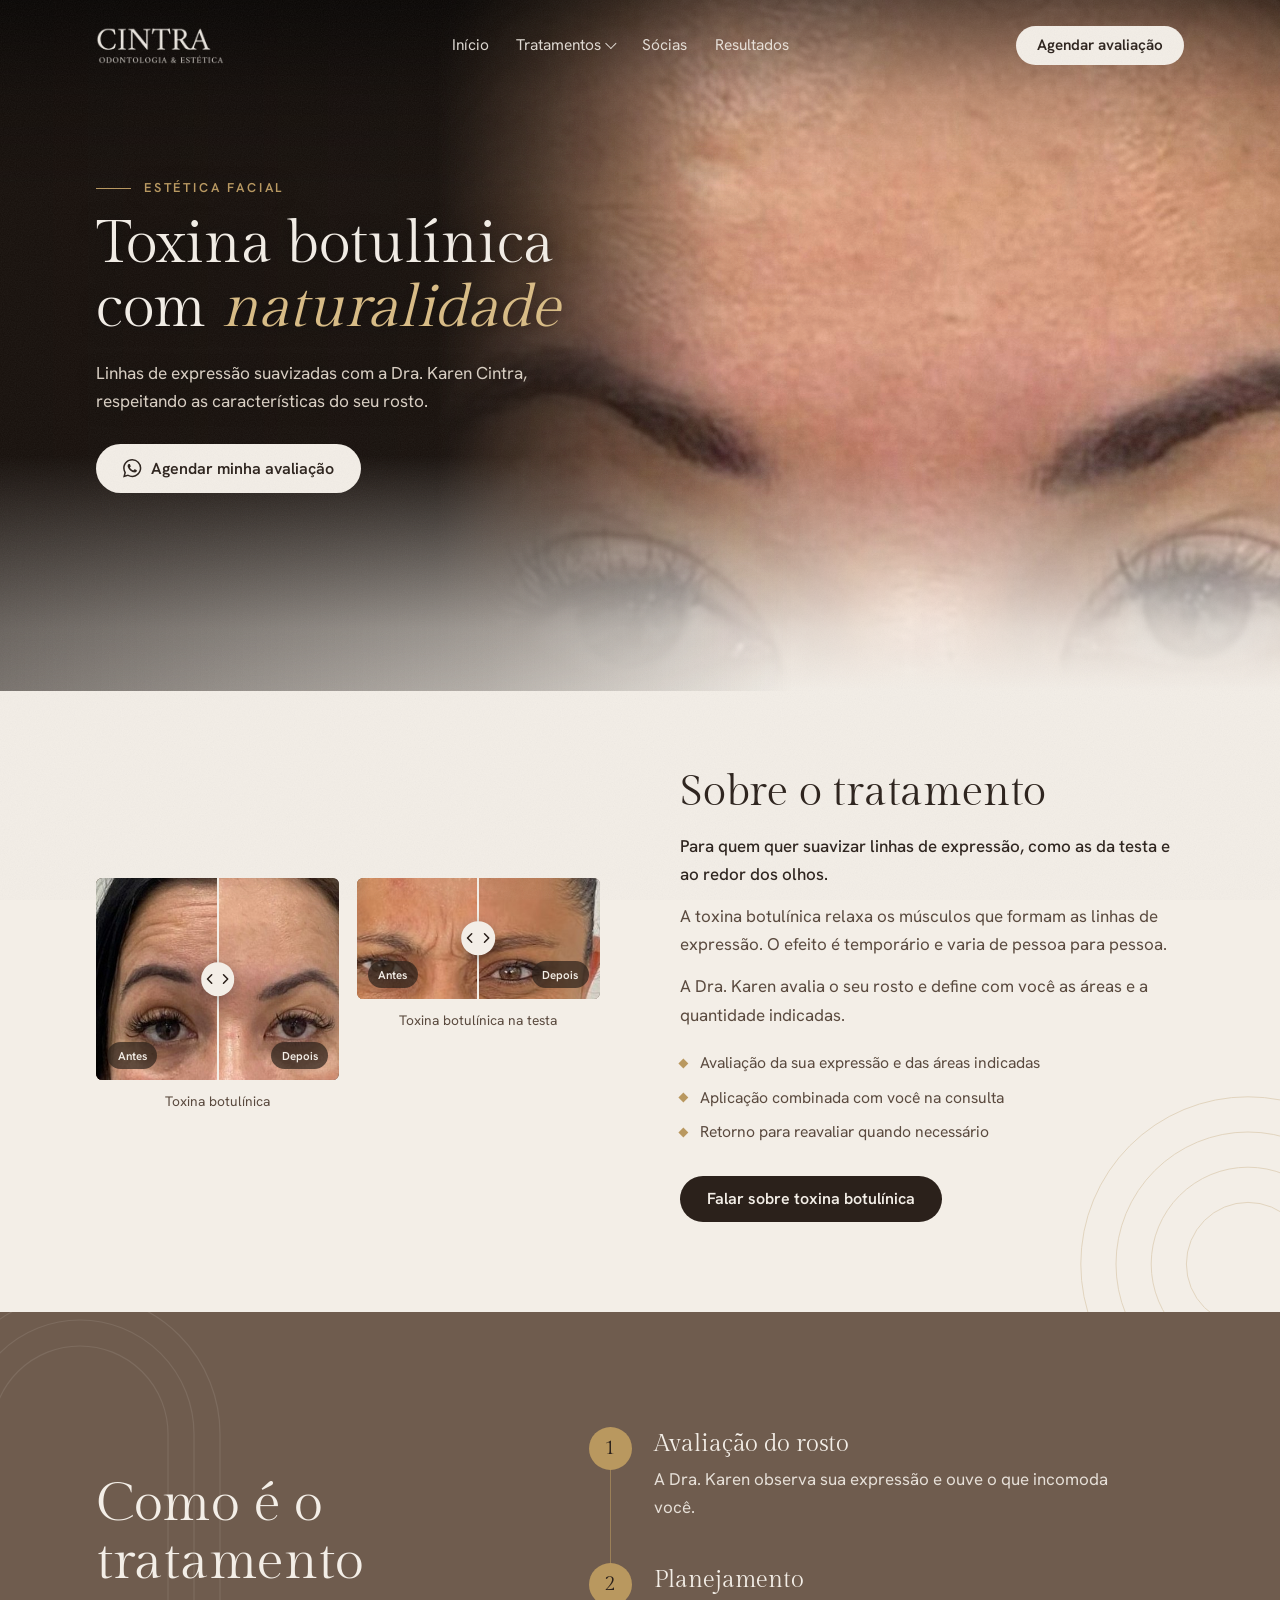
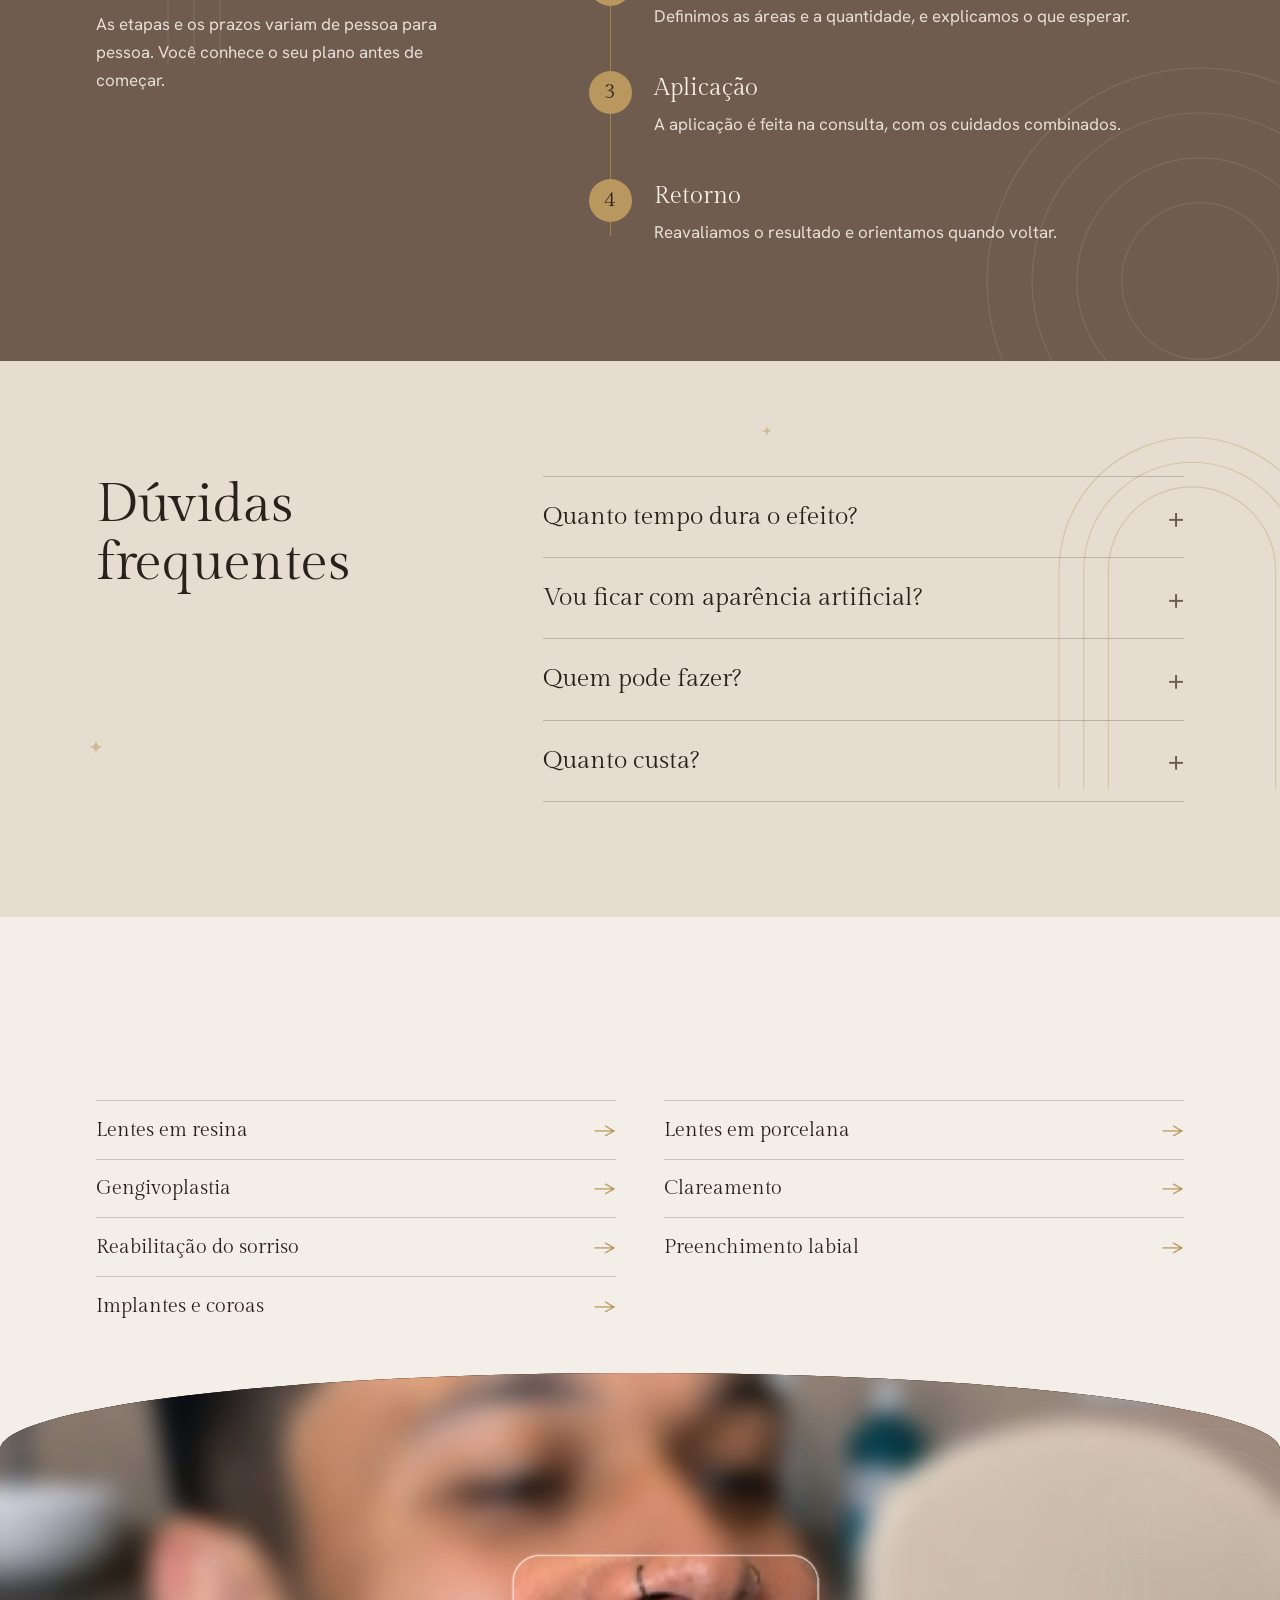
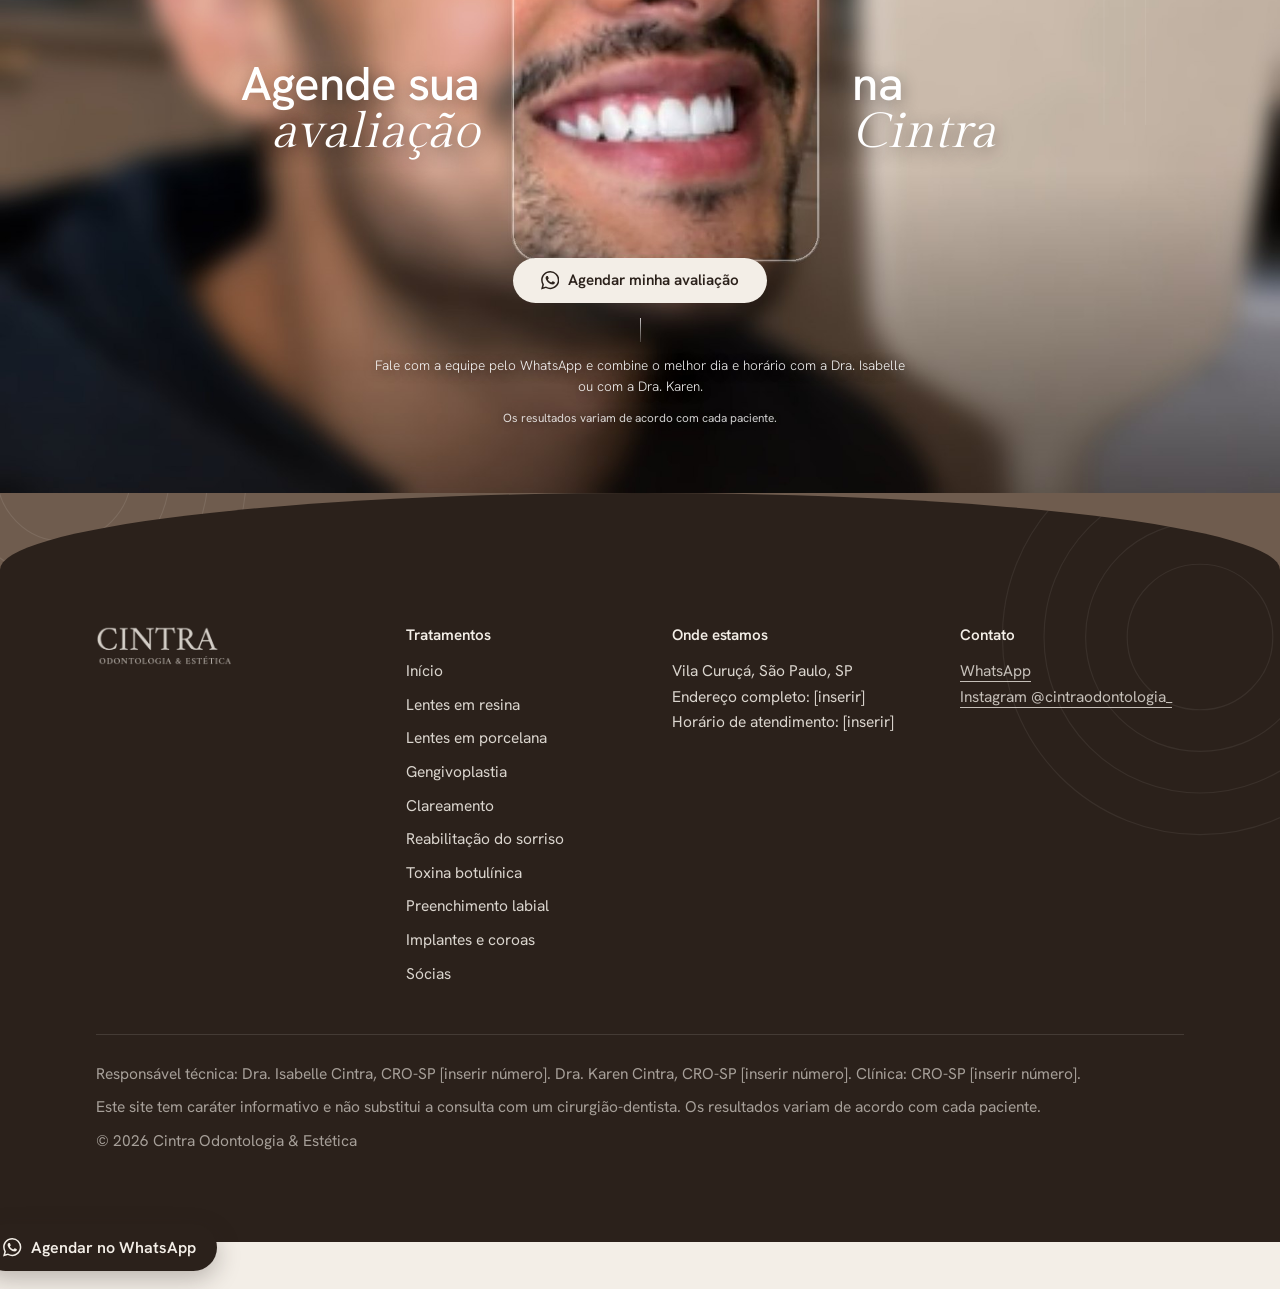
<file: toxina-botulinica.html>
<!doctype html>
<html lang="pt-BR">
<head>
<meta charset="utf-8">
<meta name="viewport" content="width=device-width, initial-scale=1">
<title>Toxina botulínica | Cintra Odontologia</title>
<meta name="description" content="Toxina botulínica para suavizar linhas de expressão, com a Dra. Karen Cintra. Cintra Odontologia, Vila Curuçá, SP.">
<meta name="theme-color" content="#6F5C4E">
<meta property="og:title" content="Toxina botulínica | Cintra Odontologia">
<meta property="og:description" content="Toxina botulínica para suavizar linhas de expressão, com a Dra. Karen Cintra. Cintra Odontologia, Vila Curuçá, SP.">
<meta property="og:type" content="website">
<link rel="icon" href="data:image/svg+xml,%3Csvg xmlns='http://www.w3.org/2000/svg' viewBox='0 0 64 64'%3E%3Crect width='64' height='64' rx='32' fill='%236F5C4E'/%3E%3Ctext x='32' y='43' font-size='34' text-anchor='middle' fill='%23F3EEE7' font-family='Georgia,serif'%3EC%3C/text%3E%3C/svg%3E">
<link rel="preconnect" href="https://fonts.googleapis.com">
<link rel="preconnect" href="https://fonts.gstatic.com" crossorigin>
<link href="https://fonts.googleapis.com/css2?family=Gilda+Display&family=Hanken+Grotesk:wght@400;500;600&family=Fraunces:ital,opsz,wght,SOFT@0,9..144,400..600,100;1,9..144,400..500,100&family=Nunito:wght@400;600;700&display=swap" rel="stylesheet">
<link rel="stylesheet" href="style.css">

</head>
<body>

<header class="site-header">
  <div class="wrap">
    <a class="brand" href="index.html" aria-label="Cintra Odontologia e Estética, página inicial">
      <img src="logo-cintra.png" alt="Cintra Odontologia &amp; Estética" width="596" height="174">
    </a>
    <nav class="nav" id="menu" aria-label="Principal">
      <a href="index.html">Início</a>
      <div class="nav-dd"><button type="button" aria-haspopup="true" aria-expanded="false" aria-current="page">Tratamentos</button><div class="dd-panel"><div><div><b>Sorriso</b><a href="lentes-resina.html">Lentes em resina</a><a href="lentes-porcelana.html">Lentes em porcelana</a><a href="gengivoplastia.html">Gengivoplastia</a><a href="clareamento.html">Clareamento</a><a href="reabilitacao.html">Reabilitação do sorriso</a></div><div><b>Estética facial</b><a href="toxina-botulinica.html" aria-current="page">Toxina botulínica</a><a href="preenchimento-labial.html">Preenchimento labial</a></div><div><b>Implantes</b><a href="implantes-e-coroas.html">Implantes e coroas</a></div></div></div></div>
      <a href="socias.html">Sócias</a>
      <a href="index.html#casos">Resultados</a>
    </nav>
    <div class="hdr-right">
      <a class="btn btn-light" data-wa="Olá! Gostaria de agendar uma avaliação na Cintra Odontologia." href="https://www.instagram.com/cintraodontologia_/">Agendar avaliação</a>
      <button class="nav-toggle" type="button" aria-label="Abrir menu" aria-expanded="false" aria-controls="menu"><span></span></button>
    </div>
  </div>
</header>

<main id="topo">
<section class="phero">
  <div class="phero-bg" aria-hidden="true"><img src="capa-toxina-botulinica.jpg" alt="" fetchpriority="high"></div>
  <div class="wrap phero-grid">
    <div class="phero-text">
      <p class="kicker">Estética facial</p>
      <h1>Toxina botulínica com <em>naturalidade</em></h1>
      <p class="sub">Linhas de expressão suavizadas com a Dra. Karen Cintra, respeitando as características do seu rosto.</p>
      <a class="btn btn-light" data-wa="Olá! Gostaria de agendar uma avaliação sobre toxina botulínica." href="https://www.instagram.com/cintraodontologia_/"><svg viewBox="0 0 24 24" aria-hidden="true"><path d="M17.472 14.382c-.297-.149-1.758-.867-2.03-.967-.273-.099-.471-.148-.67.15-.197.297-.767.966-.94 1.164-.173.199-.347.223-.644.075-.297-.15-1.255-.463-2.39-1.475-.883-.788-1.48-1.761-1.653-2.059-.173-.297-.018-.458.13-.606.134-.133.298-.347.446-.52.149-.174.198-.298.298-.497.099-.198.05-.371-.025-.52-.075-.149-.669-1.612-.916-2.207-.242-.579-.487-.5-.669-.51-.173-.008-.371-.01-.57-.01-.198 0-.52.074-.792.372-.272.297-1.04 1.016-1.04 2.479 0 1.462 1.065 2.875 1.213 3.074.149.198 2.096 3.2 5.077 4.487.709.306 1.262.489 1.694.625.712.227 1.36.195 1.871.118.571-.085 1.758-.719 2.006-1.413.248-.694.248-1.289.173-1.413-.074-.124-.272-.198-.57-.347m-5.421 7.403h-.004a9.87 9.87 0 01-5.031-1.378l-.361-.214-3.741.982.998-3.648-.235-.374a9.86 9.86 0 01-1.51-5.26c.001-5.45 4.436-9.884 9.888-9.884 2.64 0 5.122 1.03 6.988 2.898a9.825 9.825 0 012.893 6.994c-.003 5.45-4.437 9.884-9.885 9.884m8.413-18.297A11.815 11.815 0 0012.05 0C5.495 0 .16 5.335.157 11.892c0 2.096.547 4.142 1.588 5.945L.057 24l6.305-1.654a11.882 11.882 0 005.683 1.448h.005c6.554 0 11.89-5.335 11.893-11.893a11.821 11.821 0 00-3.48-8.413Z"/></svg>Agendar minha avaliação</a>
      
    </div>
  </div>
</section>
<section class="tb bg-ivory curved" id="sobre">
  <div class="wrap tb-grid">
    <div class="tb-media pair"><figure><div class="ba" data-ba style="--ar:432/360;--arn:1.2000">
            <img src="botox-depois.jpg" alt="Depois: Toxina botulínica" loading="lazy">
            <img class="ba-before" src="botox-antes.jpg" alt="Antes: Toxina botulínica" loading="lazy">
            <span class="ba-pill l">Antes</span>
            <span class="ba-pill r">Depois</span>
            <div class="ba-line"><div class="ba-knob"><svg viewBox="0 0 24 24" aria-hidden="true"><polyline points="15 18 9 12 15 6"/></svg><svg viewBox="0 0 24 24" aria-hidden="true"><polyline points="9 18 15 12 9 6"/></svg></div></div>
            <input type="range" min="0" max="100" value="50" aria-label="Comparar antes e depois: toxina botulínica">
          </div><figcaption>Toxina botulínica</figcaption></figure><figure><div class="ba" data-ba style="--ar:304/152;--arn:2.0000">
            <img src="botox2-depois.jpg" alt="Depois: Toxina botulínica na testa" loading="lazy">
            <img class="ba-before" src="botox2-antes.jpg" alt="Antes: Toxina botulínica na testa" loading="lazy">
            <span class="ba-pill l">Antes</span>
            <span class="ba-pill r">Depois</span>
            <div class="ba-line"><div class="ba-knob"><svg viewBox="0 0 24 24" aria-hidden="true"><polyline points="15 18 9 12 15 6"/></svg><svg viewBox="0 0 24 24" aria-hidden="true"><polyline points="9 18 15 12 9 6"/></svg></div></div>
            <input type="range" min="0" max="100" value="50" aria-label="Comparar antes e depois: toxina botulínica na testa">
          </div><figcaption>Toxina botulínica na testa</figcaption></figure></div>
    <div class="tb-text">
      <h2>Sobre o tratamento</h2>
      <p class="tb-for">Para quem quer suavizar linhas de expressão, como as da testa e ao redor dos olhos.</p>
      <p>A toxina botulínica relaxa os músculos que formam as linhas de expressão. O efeito é temporário e varia de pessoa para pessoa.</p><p>A Dra. Karen avalia o seu rosto e define com você as áreas e a quantidade indicadas.</p>
      <ul class="points"><li>Avaliação da sua expressão e das áreas indicadas</li><li>Aplicação combinada com você na consulta</li><li>Retorno para reavaliar quando necessário</li></ul>
      <a class="btn btn-dark" data-wa="Olá! Gostaria de saber mais sobre toxina botulínica." href="https://www.instagram.com/cintraodontologia_/">Falar sobre toxina botulínica</a>
    </div>
  </div>
</section>
<section class="process">
  <div class="wrap process-grid">
    <div class="process-intro">
      <h2>Como é o tratamento</h2>
      <p>As etapas e os prazos variam de pessoa para pessoa. Você conhece o seu plano antes de começar.</p>
    </div>
    <ol class="steps"><li><span class="n">1</span><div><h3>Avaliação do rosto</h3><p>A Dra. Karen observa sua expressão e ouve o que incomoda você.</p></div></li><li><span class="n">2</span><div><h3>Planejamento</h3><p>Definimos as áreas e a quantidade, e explicamos o que esperar.</p></div></li><li><span class="n">3</span><div><h3>Aplicação</h3><p>A aplicação é feita na consulta, com os cuidados combinados.</p></div></li><li><span class="n">4</span><div><h3>Retorno</h3><p>Reavaliamos o resultado e orientamos quando voltar.</p></div></li></ol>
  </div>
</section>
<section class="faq" id="duvidas">
  <div class="wrap faq-grid">
    <h2>Dúvidas frequentes</h2>
    <div>
      <details>
        <summary>Quanto tempo dura o efeito?</summary>
        <p>O efeito é temporário e varia de pessoa para pessoa. A Dra. Karen explica o prazo esperado no seu caso e quando voltar.</p>
      </details>
      <details>
        <summary>Vou ficar com aparência artificial?</summary>
        <p>O objetivo é respeitar as suas características. Na avaliação a Dra. Karen conversa sobre o que você quer e indica apenas o que faz sentido para o seu rosto.</p>
      </details>
      <details>
        <summary>Quem pode fazer?</summary>
        <p>A avaliação define. Há situações em que o procedimento não é indicado, por isso conte todo o seu histórico de saúde na consulta.</p>
      </details>
      <details>
        <summary>Quanto custa?</summary>
        <p>O valor depende do seu caso e do tratamento indicado. Apresentamos o orçamento depois da avaliação, para você decidir com todas as informações.</p>
      </details>
    </div>
  </div>
</section>
<section class="more">
  <div class="wrap">
    <h2>Outros tratamentos da Cintra</h2>
    <ul><li><a href="lentes-resina.html">Lentes em resina</a></li><li><a href="lentes-porcelana.html">Lentes em porcelana</a></li><li><a href="gengivoplastia.html">Gengivoplastia</a></li><li><a href="clareamento.html">Clareamento</a></li><li><a href="reabilitacao.html">Reabilitação do sorriso</a></li><li><a href="preenchimento-labial.html">Preenchimento labial</a></li><li><a href="implantes-e-coroas.html">Implantes e coroas</a></li></ul>
  </div>
</section>
<section class="cta curved">
  <div class="cta-wrap">
    <div class="cta-hero">
      <img src="cta-sorriso.jpg" alt="Paciente da Cintra sorrindo ao ver o resultado no espelho" width="1920" height="1080" loading="lazy">
      <div class="cta-headline">
        <h2 class="cta-l">Agende sua <em>avaliação</em></h2>
        <h2 class="cta-r">na <em>Cintra</em></h2>
      </div>
    </div>
    <div class="cta-actions">
      <a class="btn btn-light" data-wa="Olá! Gostaria de agendar uma avaliação sobre toxina botulínica." href="https://www.instagram.com/cintraodontologia_/"><svg viewBox="0 0 24 24" aria-hidden="true"><path d="M17.472 14.382c-.297-.149-1.758-.867-2.03-.967-.273-.099-.471-.148-.67.15-.197.297-.767.966-.94 1.164-.173.199-.347.223-.644.075-.297-.15-1.255-.463-2.39-1.475-.883-.788-1.48-1.761-1.653-2.059-.173-.297-.018-.458.13-.606.134-.133.298-.347.446-.52.149-.174.198-.298.298-.497.099-.198.05-.371-.025-.52-.075-.149-.669-1.612-.916-2.207-.242-.579-.487-.5-.669-.51-.173-.008-.371-.01-.57-.01-.198 0-.52.074-.792.372-.272.297-1.04 1.016-1.04 2.479 0 1.462 1.065 2.875 1.213 3.074.149.198 2.096 3.2 5.077 4.487.709.306 1.262.489 1.694.625.712.227 1.36.195 1.871.118.571-.085 1.758-.719 2.006-1.413.248-.694.248-1.289.173-1.413-.074-.124-.272-.198-.57-.347m-5.421 7.403h-.004a9.87 9.87 0 01-5.031-1.378l-.361-.214-3.741.982.998-3.648-.235-.374a9.86 9.86 0 01-1.51-5.26c.001-5.45 4.436-9.884 9.888-9.884 2.64 0 5.122 1.03 6.988 2.898a9.825 9.825 0 012.893 6.994c-.003 5.45-4.437 9.884-9.885 9.884m8.413-18.297A11.815 11.815 0 0012.05 0C5.495 0 .16 5.335.157 11.892c0 2.096.547 4.142 1.588 5.945L.057 24l6.305-1.654a11.882 11.882 0 005.683 1.448h.005c6.554 0 11.89-5.335 11.893-11.893a11.821 11.821 0 00-3.48-8.413Z"/></svg>Agendar minha avaliação</a>
      <div class="cta-div" aria-hidden="true"></div>
      <p>Fale com a equipe pelo WhatsApp e combine o melhor dia e horário com a Dra. Isabelle ou com a Dra. Karen.</p>
      <small class="cta-note">Os resultados variam de acordo com cada paciente.</small>
    </div>
  </div>
</section>
</main>

<footer class="footer curved">
  <div class="wrap">
    <div class="footer-grid">
      <div>
        <a class="brand" href="index.html" aria-label="Página inicial">
          <img src="logo-cintra.png" alt="Cintra Odontologia &amp; Estética" width="596" height="174">
        </a>
      </div>
      <div>
        <h3>Tratamentos</h3>
        <div class="footer-nav"><a href="index.html">Início</a><a href="lentes-resina.html">Lentes em resina</a><a href="lentes-porcelana.html">Lentes em porcelana</a><a href="gengivoplastia.html">Gengivoplastia</a><a href="clareamento.html">Clareamento</a><a href="reabilitacao.html">Reabilitação do sorriso</a><a href="toxina-botulinica.html">Toxina botulínica</a><a href="preenchimento-labial.html">Preenchimento labial</a><a href="implantes-e-coroas.html">Implantes e coroas</a><a href="socias.html">Sócias</a></div>
      </div>
      <div>
        <h3>Onde estamos</h3>
        <p>Vila Curuçá, São Paulo, SP</p>
        <p><!-- PENDENTE --> Endereço completo: [inserir]</p>
        <p><!-- PENDENTE --> Horário de atendimento: [inserir]</p>
      </div>
      <div>
        <h3>Contato</h3>
        <p><a data-wa="Olá! Gostaria de falar com a Cintra Odontologia." href="https://www.instagram.com/cintraodontologia_/">WhatsApp</a></p>
        <p><a href="https://www.instagram.com/cintraodontologia_/" target="_blank" rel="noopener">Instagram @cintraodontologia_</a></p>
      </div>
    </div>
    <div class="legal">
      <p><!-- PENDENTE --> Responsável técnica: Dra. Isabelle Cintra, CRO-SP [inserir número]. Dra. Karen Cintra, CRO-SP [inserir número]. Clínica: CRO-SP [inserir número].</p>
      <p>Este site tem caráter informativo e não substitui a consulta com um cirurgião-dentista. Os resultados variam de acordo com cada paciente.</p>
      <p>© <span id="ano">2026</span> Cintra Odontologia &amp; Estética</p>
    </div>
  </div>
</footer>

<a class="btn btn-dark float-wa" data-wa="Olá! Gostaria de agendar uma avaliação na Cintra Odontologia." href="https://www.instagram.com/cintraodontologia_/" aria-label="Agendar avaliação pelo WhatsApp">
  <svg viewBox="0 0 24 24" aria-hidden="true"><path d="M17.472 14.382c-.297-.149-1.758-.867-2.03-.967-.273-.099-.471-.148-.67.15-.197.297-.767.966-.94 1.164-.173.199-.347.223-.644.075-.297-.15-1.255-.463-2.39-1.475-.883-.788-1.48-1.761-1.653-2.059-.173-.297-.018-.458.13-.606.134-.133.298-.347.446-.52.149-.174.198-.298.298-.497.099-.198.05-.371-.025-.52-.075-.149-.669-1.612-.916-2.207-.242-.579-.487-.5-.669-.51-.173-.008-.371-.01-.57-.01-.198 0-.52.074-.792.372-.272.297-1.04 1.016-1.04 2.479 0 1.462 1.065 2.875 1.213 3.074.149.198 2.096 3.2 5.077 4.487.709.306 1.262.489 1.694.625.712.227 1.36.195 1.871.118.571-.085 1.758-.719 2.006-1.413.248-.694.248-1.289.173-1.413-.074-.124-.272-.198-.57-.347m-5.421 7.403h-.004a9.87 9.87 0 01-5.031-1.378l-.361-.214-3.741.982.998-3.648-.235-.374a9.86 9.86 0 01-1.51-5.26c.001-5.45 4.436-9.884 9.888-9.884 2.64 0 5.122 1.03 6.988 2.898a9.825 9.825 0 012.893 6.994c-.003 5.45-4.437 9.884-9.885 9.884m8.413-18.297A11.815 11.815 0 0012.05 0C5.495 0 .16 5.335.157 11.892c0 2.096.547 4.142 1.588 5.945L.057 24l6.305-1.654a11.882 11.882 0 005.683 1.448h.005c6.554 0 11.89-5.335 11.893-11.893a11.821 11.821 0 00-3.48-8.413Z"/></svg>
  Agendar no WhatsApp
</a>

<script src="site.js"></script>
</body>
</html>
</file>
<file: style.css>
:root{
  --ivory:#F3EEE7;
  --sand:#E6DCCF;
  --mocha:#6F5C4E;
  --taupe:#8B7765;
  --cocoa:#2B211B;
  --cocoa-soft:#5A4A3F;
  --gold:#B9985F;
  --curve:clamp(2rem, 6vw, 5rem);
  --gutter:clamp(1.25rem, 5vw, 4rem);
  --max:76rem;
  --serif:"Gilda Display", Georgia, "Times New Roman", serif;
  --sans:"Hanken Grotesk", system-ui, -apple-system, "Segoe UI", sans-serif;
}
*{box-sizing:border-box;margin:0;padding:0}
html{scroll-behavior:smooth;-webkit-text-size-adjust:100%}
body{
  font-family:var(--sans);
  font-size:1.0625rem;
  line-height:1.65;
  color:var(--cocoa);
  background:var(--ivory);
  -webkit-font-smoothing:antialiased;
}
img,svg{display:block;max-width:100%}
a{color:inherit}
ul,ol{list-style:none}
:focus-visible{outline:2px solid var(--gold);outline-offset:3px;border-radius:4px}

.wrap{width:100%;max-width:var(--max);margin-inline:auto;padding-inline:var(--gutter)}
h1,h2,h3{font-family:var(--serif);font-weight:400;letter-spacing:-0.005em}
h2{font-size:clamp(2rem, 4.2vw, 3.5rem);line-height:1.08}
h3{line-height:1.2}

/* Botões */
.btn{
  display:inline-flex;align-items:center;justify-content:center;gap:.6rem;
  padding:.95rem 1.7rem;border-radius:999px;
  font:600 1rem/1 var(--sans);text-decoration:none;
  transition:transform .2s ease, background-color .2s ease, color .2s ease;
}
.btn:active{transform:scale(.97)}
.btn-light{background:var(--ivory);color:var(--cocoa)}
.btn-light:hover{background:#fff}
.btn-dark{background:var(--cocoa);color:var(--ivory)}
.btn-dark:hover{background:#40322a}
.btn svg{width:1.15rem;height:1.15rem;fill:currentColor}
.textlink{
  font-weight:600;text-decoration:none;
  background:linear-gradient(currentColor,currentColor) 0 100%/100% 1px no-repeat;
  padding-bottom:.2rem;transition:background-size .25s ease;
}
.textlink:hover{background-size:0 1px;background-position:100% 100%}

/* Cabeçalho */
.site-header{position:absolute;inset:0 0 auto 0;z-index:5;color:var(--ivory)}
.site-header .wrap{display:flex;align-items:center;justify-content:space-between;padding-block:1.6rem}
.brand{text-decoration:none;display:flex;flex-direction:column;line-height:1}
.brand img{display:block;width:8rem;height:auto}
.nav{display:none;gap:2.2rem;font-size:.97rem}
.nav a{text-decoration:none;opacity:.9}
.nav a:hover{opacity:1;text-decoration:underline;text-underline-offset:.35rem}
@media(min-width:900px){.nav{display:flex}}
.site-header .btn{padding:.75rem 1.3rem;font-size:.95rem}
@media(max-width:480px){
  .brand img{width:6.6rem}
  .site-header .btn{padding:.7rem 1rem;font-size:.88rem}
}

/* Hero (vitrine) */
.hero{
  --glow:#D9BC85;
  position:relative;--pw:clamp(760px,84vw,1500px);--lift:5rem;min-height:calc(var(--pw)*.5625 + var(--lift) + 5rem);display:flex;flex-direction:column;justify-content:flex-end;align-items:center;
  background:linear-gradient(180deg,#000 0%,rgba(0,0,0,.9) 7%,rgba(0,0,0,.45) 20%,rgba(0,0,0,0) 42%),radial-gradient(circle at 50% 22%,#43342A 0%,#2B211B 55%,#1A130F 100%);
  color:var(--ivory);overflow:hidden;
  padding:0 0 calc(var(--curve) + 1.6rem);
  isolation:isolate;
}
.hero-vignette{position:absolute;inset:0;z-index:4;pointer-events:none;background:radial-gradient(circle at center,transparent 30%,rgba(20,13,9,.75) 85%)}
.hero-lines{position:absolute;inset:0;z-index:1;pointer-events:none;opacity:.5;
  background-image:linear-gradient(rgba(243,238,231,.035) 1px,transparent 1px),linear-gradient(90deg,rgba(243,238,231,.035) 1px,transparent 1px);
  background-size:64px 64px;-webkit-mask-image:radial-gradient(ellipse at 50% 45%,#000 15%,transparent 70%);mask-image:radial-gradient(ellipse at 50% 45%,#000 15%,transparent 70%)}
.hero-cards{position:absolute;bottom:calc(var(--pw)*.5625*.46 + var(--lift));left:0;width:100%;height:20rem;z-index:2;perspective:1200px;overflow:hidden;display:flex;align-items:center}
.hero-cards::before,.hero-cards::after{content:"";position:absolute;top:0;bottom:0;width:18%;z-index:3;pointer-events:none}
.hero-cards::before{left:0;background:linear-gradient(90deg,#2B211B 8%,transparent)}
.hero-cards::after{right:0;background:linear-gradient(-90deg,#2B211B 8%,transparent)}
.hero-track{display:flex;gap:1.75rem;width:max-content;padding:2rem 0;animation:heroStream 40s linear infinite;transform-style:preserve-3d}
.hero-track:hover{animation-play-state:paused}
@keyframes heroStream{to{transform:translateX(calc(-50% - .875rem))}}
.hero-card{width:25rem;height:17rem;flex-shrink:0;border-radius:1.6rem;overflow:hidden;background:#3a2d25;
  border:1px solid rgba(243,238,231,.16);box-shadow:0 1.3rem 2.6rem -.6rem rgba(0,0,0,.8),0 0 1.6rem rgba(185,152,95,.14);
  transform:perspective(1000px) rotateY(6deg)}
.hero-card img{width:100%;height:100%;object-fit:cover;filter:brightness(.92) contrast(1.04)}
.hero-glow{position:absolute;inset:0;z-index:3;pointer-events:none}
.hero-glow i{position:absolute;left:50%;top:60%;transform:translate(-50%,-50%);border-radius:50%}
.hero-glow .g1{width:46rem;height:36rem;background:radial-gradient(ellipse 50% 48%,rgba(217,188,133,.55) 0%,rgba(185,152,95,.30) 35%,rgba(111,92,78,.10) 60%,transparent 72%);filter:blur(50px);animation:glowPulse 6s ease-in-out infinite alternate}
.hero-glow .g2{width:80rem;max-width:100vw;height:58rem;background:radial-gradient(ellipse 60% 52%,rgba(139,119,101,.38) 0%,rgba(111,92,78,.2) 40%,transparent 76%);filter:blur(75px)}
@keyframes glowPulse{from{opacity:.85;transform:translate(-50%,-50%) scale(.96)}to{opacity:1;transform:translate(-50%,-50%) scale(1.06)}}
.hero-people{position:absolute;bottom:var(--lift);left:50%;transform:translateX(-50%);width:var(--pw);aspect-ratio:1920/1080;z-index:5;pointer-events:none}
.hero-people img{width:100%;height:100%;object-fit:contain;object-position:bottom center;position:relative;
  filter:contrast(1.04) saturate(1.04) drop-shadow(0 0 1px rgba(0,0,0,.55)) drop-shadow(0 1.2rem 2.4rem rgba(120,30,70,.4)) drop-shadow(0 0 3rem rgba(236,120,160,.28));
  -webkit-mask-image:linear-gradient(to bottom,#000 72%,transparent 99%);mask-image:linear-gradient(to bottom,#000 72%,transparent 99%)}
.hero-people::before{content:"";position:absolute;left:28%;right:28%;top:4%;bottom:0;z-index:-1;pointer-events:none;
  background:radial-gradient(ellipse at 50% 44%,rgba(226,98,148,.3) 0%,rgba(168,60,110,.18) 38%,rgba(60,20,40,.1) 58%,transparent 74%);filter:blur(24px)}

.hero-fade{position:absolute;left:0;right:0;bottom:0;height:calc(var(--pw)*.5625*.5 + 2rem);z-index:6;pointer-events:none;background:linear-gradient(to top,rgba(18,12,9,.96) 0%,rgba(18,12,9,.86) 40%,rgba(18,12,9,.45) 72%,rgba(18,12,9,0) 100%)}
.hero-content{position:relative;z-index:10;width:100%;max-width:82rem;padding-inline:var(--gutter);display:flex;flex-direction:column;align-items:center}
.hero-main{display:flex;flex-direction:column;align-items:center;text-align:center;margin-bottom:0}
.hero-kicker{font:600 .95rem/1.4 "Nunito",var(--sans);letter-spacing:.04em;color:#E6DCCF;margin-bottom:.8rem;text-shadow:0 2px 10px rgba(0,0,0,.8)}
.hero-kicker b{color:var(--glow);font-weight:700}
.hero h1{font-family:"Fraunces",var(--serif);font-variation-settings:"SOFT" 100,"opsz" 144;font-weight:500;
  font-size:clamp(2rem,3.5vw,3.3rem);line-height:1.1;letter-spacing:-.01em;max-width:52rem;margin-bottom:1rem;text-shadow:0 4px 25px rgba(0,0,0,.9)}
.hero h1 em{font-style:italic;font-weight:400;background:linear-gradient(135deg,#fff 20%,#E4CC9C 100%);-webkit-background-clip:text;background-clip:text;-webkit-text-fill-color:transparent}
.hero-sub{max-width:46rem;text-wrap:balance;margin:0 0 1.3rem;color:#D9CFC3;font:400 1.05rem/1.5 "Nunito",var(--sans);text-shadow:0 2px 12px rgba(0,0,0,.8)}
.hero-cta{display:inline-flex;align-items:center;gap:1rem;padding:.45rem 1.8rem .45rem .5rem;border-radius:999px;background:rgba(243,238,231,.9);color:var(--cocoa);
  font:700 1.02rem/1 "Nunito",var(--sans);text-decoration:none;box-shadow:0 1rem 2.2rem rgba(0,0,0,.55),0 0 2rem rgba(217,188,133,.35);transition:transform .3s,box-shadow .3s,background .3s}
.hero-cta:hover{background:#fff;transform:translateY(-3px)}
.hero-cta .ic{width:2.75rem;height:2.75rem;border-radius:50%;background:var(--cocoa);color:var(--ivory);display:grid;place-items:center;transition:background .3s,transform .3s}
.hero-cta:hover .ic{background:var(--gold);transform:rotate(45deg)}
.hero-cta .ic svg{width:1.1rem;height:1.1rem}
.hero-bottom{display:none;width:100%;justify-content:space-between;align-items:flex-end;gap:2rem}
.hero-bottom p{font:400 .92rem/1.5 "Nunito",var(--sans);color:#C9BCAE;max-width:16rem}
.hero-bottom .l{border-left:2px solid rgba(185,152,95,.7);padding-left:.9rem}
.hero-bottom .r{border-right:2px solid rgba(185,152,95,.7);padding-right:.9rem;text-align:right;font-style:italic;max-width:20rem}
@media(max-width:900px){
  .hero-bottom{display:none}
  .hero{--pw:205vw;--top:4.5rem;min-height:calc(var(--top) + var(--pw)*.5625*.49 + 21rem)}
  .hero-people{bottom:auto;top:var(--top);width:205vw;left:50%}
  .hero-cards{bottom:auto;top:calc(var(--top) + var(--pw)*.5625*.12);height:10rem;perspective:800px}
  .hero-card{width:12.5rem;height:8.4rem;border-radius:1.1rem}
  .hero-track{gap:.8rem;animation-duration:30s}
  .hero-fade{height:66%;background:linear-gradient(to top,rgba(18,12,9,.97) 0%,rgba(18,12,9,.92) 45%,rgba(18,12,9,.55) 75%,rgba(18,12,9,0) 100%)}
  .hero-glow .g1{width:26rem;height:26rem;top:30%}
  .hero-glow .g2{width:34rem;height:34rem;top:30%}
  .hero h1{font-size:clamp(1.7rem,7.2vw,2.4rem);max-width:21rem;margin-bottom:1rem}
  .hero-sub{font-size:.98rem;margin-bottom:1.2rem}
  .hero-cta{font-size:.92rem}.hero-cta .ic{width:2.4rem;height:2.4rem}
}
@media (prefers-reduced-motion:reduce){.hero-track,.hero-glow .g1{animation:none}}

.arch{
  position:relative;width:min(100%, 26rem);aspect-ratio:3/4;margin-inline:auto;
  border-radius:999px 999px 0 0;
  background:linear-gradient(165deg,#B6A08D 0%,#8D7767 45%,#5C4A3E 100%);
}
.arch::after{
  content:"";position:absolute;inset:.9rem;border-radius:999px 999px 0 0;
  border:1px solid rgba(185,152,95,.75);pointer-events:none;
}

/* Curvas (o sorriso) */
.curved{
  position:relative;z-index:1;margin-top:calc(var(--curve) * -1);
  border-radius:50% 50% 0 0 / var(--curve) var(--curve) 0 0;
}

section{padding-block:clamp(4.5rem, 9vw, 8rem)}

/* Tratamentos */
.treatments{background:var(--ivory);padding-top:calc(var(--curve) + 3rem)}
.treat-grid{display:grid;gap:3rem}
@media(min-width:900px){
  .treat-grid{grid-template-columns:.8fr 1.4fr;gap:5rem}
  .treat-intro{position:sticky;top:3rem;align-self:start}
}
.treat-intro p{margin-top:1.4rem;color:var(--cocoa-soft);max-width:26rem}
.svc{
  position:relative;display:grid;gap:1rem 2rem;
  grid-template-columns:1fr;
  padding:2rem 0;text-decoration:none;
  border-top:1px solid rgba(43,33,27,.18);
}
li:last-child > .svc{border-bottom:1px solid rgba(43,33,27,.18)}
@media(min-width:640px){.svc{grid-template-columns:1fr auto;align-items:end}}
.svc h3{font-size:clamp(1.55rem, 2.6vw, 2.1rem);transition:color .2s ease}
.svc p{margin-top:.55rem;color:var(--cocoa-soft);max-width:36rem}
.svc .svc-for{color:var(--cocoa);font-weight:500}
.svc-cta{font-weight:600;font-size:.97rem;white-space:nowrap}
.svc::after{
  content:"";position:absolute;left:0;top:-1px;height:1px;width:100%;
  background:var(--gold);transform:scaleX(0);transform-origin:left;
  transition:transform .35s ease;
}
.svc:hover::after,.svc:focus-visible::after{transform:scaleX(1)}
.svc:hover h3{color:var(--mocha)}

/* Sobre */
.about{background:var(--sand)}
.about-grid{display:grid;gap:3.5rem;align-items:center}
@media(min-width:900px){.about-grid{grid-template-columns:.85fr 1.15fr;gap:6rem}}
.about .arch{background:linear-gradient(170deg,#C9B7A4 0%,#9C8672 55%,#6F5C4E 100%)}
.about .slot-label{color:var(--ivory)}
.about h2{margin-bottom:.6rem}
.about .role{color:var(--cocoa-soft);margin-bottom:2rem}
.about p + p{margin-top:1.2rem}
.about .body{max-width:34rem}
.about-head{max-width:42rem;margin:0 auto 3.5rem;text-align:center}
.about-head h2{margin-bottom:1rem}
.partners{display:grid;grid-template-columns:1fr 1fr;gap:1.2rem;max-width:40rem;margin-inline:auto}
@media(min-width:700px){.partners{gap:3rem}}
.partner{text-align:center;display:flex;flex-direction:column;align-items:center}
.partner .arch{width:min(100%,13rem);margin-bottom:1.2rem}
.partner h3{font:400 1.35rem/1.15 var(--serif)}
.partner .role{color:var(--gold);letter-spacing:.06em;font-size:.92rem;margin:.35rem 0 1rem;text-transform:uppercase;font-weight:600}
.partner p:not(.role){max-width:17rem;margin-bottom:1.3rem;font-size:.95rem}
@media(max-width:600px){.partner h3{font-size:1.1rem}.partner .role{font-size:.7rem;letter-spacing:.04em}.partner p:not(.role){font-size:.84rem}.partner .btn{padding:.75rem .9rem;font-size:.82rem;text-align:center;line-height:1.2}}
.partner .btn{margin-top:auto}

/* Casos: carrossel 3D empilhado */
.cases{background:var(--sand);color:var(--cocoa);padding-top:calc(var(--curve) + 0rem);overflow:hidden}
.cases-head{display:grid;gap:1rem;margin:3.2rem auto 3.2rem;text-align:center;max-width:44rem}
.cases-head p{opacity:.8;margin-inline:auto;max-width:34rem}
.ba-static{cursor:default}
.ba{
  --position:50%;
  position:relative;aspect-ratio:var(--ar,1/1);border-radius:2rem;overflow:hidden;
  background:linear-gradient(170deg,#8D7767 0%,#5C4A3E 100%);
  user-select:none;-webkit-user-select:none;cursor:ew-resize;touch-action:pan-y;
}
.ba img{position:absolute;inset:0;width:100%;height:100%;object-fit:cover;pointer-events:none;-webkit-user-drag:none}
.ba .ba-before{clip-path:polygon(0 0,var(--position) 0,var(--position) 100%,0 100%)}
.ba-pill{
  position:absolute;bottom:1rem;z-index:3;pointer-events:none;
  background:rgba(43,33,27,.7);color:var(--ivory);
  font-size:.8rem;font-weight:600;padding:.3rem .8rem;border-radius:999px;
}
.ba-pill.l{left:1rem}.ba-pill.r{right:1rem}
.ba-line{
  position:absolute;top:0;bottom:0;left:var(--position);width:2px;
  background:var(--ivory);transform:translateX(-50%);z-index:4;pointer-events:none;
}
.ba-knob{
  position:absolute;top:50%;left:50%;width:2.6rem;height:2.6rem;border-radius:50%;
  background:var(--ivory);color:var(--cocoa);transform:translate(-50%,-50%);
  display:flex;align-items:center;justify-content:center;
  box-shadow:0 4px 16px rgba(0,0,0,.35);
}
.ba-knob svg{width:1.1rem;height:1.1rem;stroke:currentColor;fill:none;stroke-width:2.2;stroke-linecap:round;stroke-linejoin:round}
.ba input{position:absolute;inset:0;width:100%;height:100%;opacity:0;cursor:ew-resize;z-index:5;margin:0}
.ba.dragging .ba-knob{transform:translate(-50%,-50%) scale(1.1)}
.cases-foot{margin-top:3rem;font-size:.88rem;opacity:.7;max-width:46rem;margin-inline:auto;text-align:center}
.cases-foot a{opacity:1}

.marquee{position:absolute;top:calc(var(--curve) + .9rem);left:0;right:0;overflow:hidden;opacity:.55;pointer-events:none;
  -webkit-mask-image:linear-gradient(90deg,transparent,#000 15%,#000 85%,transparent);mask-image:linear-gradient(90deg,transparent,#000 15%,#000 85%,transparent)}
.marquee-track{display:flex;gap:2.6rem;width:max-content;animation:mq 50s linear infinite}
.marquee span{display:inline-flex;align-items:center;gap:2.6rem;font:600 .78rem/1 var(--sans);letter-spacing:.22em;text-transform:uppercase;color:var(--mocha);white-space:nowrap}
.marquee span::after{content:"";width:.42rem;height:.42rem;background:var(--gold);transform:rotate(45deg)}
@keyframes mq{to{transform:translateX(-50%)}}
.cases .wrap{padding-top:1.2rem}

.deck{--stage-h:clamp(17rem,52svh,28rem);position:relative;width:min(100%,38rem);margin:0 auto;height:calc(var(--stage-h) + 9.4rem);perspective:1400px;outline:none}
.deck-backdrop{position:absolute;inset:0;border-radius:2rem;background:linear-gradient(135deg,#D9BC85 0%,#B9985F 100%);
  transform:translate(-1.3rem,-.9rem) rotate(-4.5deg) scale(.98);filter:drop-shadow(0 1rem 2.2rem rgba(185,152,95,.4));transition:background .6s,transform .6s cubic-bezier(.16,1,.3,1)}
.deck[data-accent="taupe"] .deck-backdrop{background:linear-gradient(135deg,#B49A86 0%,#7A6454 100%);filter:drop-shadow(0 1rem 2.2rem rgba(111,92,78,.4))}
.deck-cards{position:relative;width:100%;height:100%;z-index:2}
.deck-card{position:absolute;inset:0;border-radius:2rem;background:var(--cocoa);color:var(--ivory);padding:1rem 1rem 1.1rem;display:flex;flex-direction:column;gap:.9rem;
  box-shadow:0 1.4rem 3.2rem rgba(20,13,9,.45),inset 0 1px 0 rgba(255,255,255,.1);border:1px solid rgba(255,255,255,.1);
  opacity:0;visibility:hidden;transform:translate3d(0,0,-90px) scale(.9);
  transition:transform .7s cubic-bezier(.16,1,.3,1),opacity .6s ease,visibility 0s .7s;cursor:pointer}
.deck-card.active{opacity:1;visibility:visible;z-index:10;transform:rotateY(var(--tx,0deg)) rotateX(var(--ty,0deg));cursor:default;transition:transform .7s cubic-bezier(.16,1,.3,1),opacity .6s ease,visibility 0s}
.deck-card.next{opacity:.7;visibility:visible;z-index:5;transform:translate3d(1.2rem,-.8rem,-30px) rotate(3deg);background:#231a15;transition:transform .7s cubic-bezier(.16,1,.3,1),opacity .6s ease,visibility 0s}
.deck-card.prev{opacity:.4;visibility:visible;z-index:2;transform:translate3d(-1.2rem,.9rem,-60px) rotate(-3.5deg);background:#1c1410;transition:transform .7s cubic-bezier(.16,1,.3,1),opacity .6s ease,visibility 0s}
.deck-card:not(.active) *{pointer-events:none}
.deck-card:not(.active){pointer-events:auto}
.deck-card:not(.active):hover{opacity:.9}
.dk-stage{height:var(--stage-h);display:flex;align-items:center;justify-content:center}
.deck-card .ba{width:min(100%,calc(var(--stage-h)*var(--arn,1)));border-radius:1.3rem;box-shadow:0 .6rem 1.6rem rgba(0,0,0,.35)}
.dk-cap{display:flex;flex-direction:column;gap:.2rem;padding:0 .5rem;text-align:left}
.dk-cap small{font:600 .72rem/1 var(--sans);letter-spacing:.16em;text-transform:uppercase;color:var(--gold)}
.dk-cap b{font:400 1.3rem/1.2 var(--serif);margin-top:.25rem}
.dk-cap span{font-size:.88rem;opacity:.72;line-height:1.4;display:-webkit-box;-webkit-line-clamp:2;-webkit-box-orient:vertical;overflow:hidden}
.dk-prog{height:3px;border-radius:99px;background:rgba(255,255,255,.12);overflow:hidden;margin:auto .5rem 0}
.dk-prog i{display:block;height:100%;width:0;background:linear-gradient(90deg,#D9BC85,#B9985F);box-shadow:0 0 10px rgba(217,188,133,.7);border-radius:99px}
.deck-ctrl{display:flex;align-items:center;justify-content:center;gap:1.1rem;margin-top:2.2rem}
.deck-arrow{width:2.9rem;height:2.9rem;border-radius:50%;border:1px solid rgba(43,33,27,.3);background:transparent;color:var(--cocoa);display:grid;place-items:center;cursor:pointer;transition:background .3s,color .3s,transform .3s}
.deck-arrow:hover{background:var(--cocoa);color:var(--ivory);transform:scale(1.06)}
.deck-arrow svg{width:1.1rem;height:1.1rem;stroke:currentColor;fill:none;stroke-width:2.2;stroke-linecap:round;stroke-linejoin:round}
.deck-dots{display:flex;align-items:center;gap:.5rem}
.deck-dots button{width:.55rem;height:.55rem;border-radius:50%;border:0;padding:0;background:rgba(43,33,27,.25);cursor:pointer;transition:width .4s,background .3s}
.deck-dots button.on{width:1.6rem;border-radius:99px;background:var(--cocoa)}
@media(max-width:600px){
  .deck{--stage-h:clamp(16rem,46svh,24rem);width:calc(100% - 1.6rem);height:calc(var(--stage-h) + 9.6rem)}
  .deck-backdrop{transform:translate(-.6rem,-.5rem) rotate(-4deg) scale(.98)}
  .deck-card.next{transform:translate3d(.5rem,-.4rem,-15px) rotate(2deg)}
  .deck-card.prev{transform:translate3d(-.5rem,.5rem,-30px) rotate(-2deg)}
  .deck-card{border-radius:1.5rem;padding:.75rem .75rem 1rem}
  .dk-cap b{font-size:1.15rem}
  .deck-dots{gap:.4rem}.deck-dots button{width:.45rem;height:.45rem}.deck-dots button.on{width:1.2rem}
}
@media(prefers-reduced-motion:reduce){.marquee-track{animation:none}}

/* Fotos reais nas curvas */
.arch{overflow:hidden}
.arch img{position:absolute;inset:0;width:100%;height:100%;object-fit:cover;object-position:center 18%}
.arch::after{z-index:1}

/* Equipe */
.growth{padding:5rem 0;background:var(--ivory)}
.growth h2{text-align:center}
.growth .lead{text-align:center;max-width:36rem;margin:1rem auto 2.5rem;color:var(--cocoa-soft)}
.gcar{max-width:34rem;margin-inline:auto}
.gcar-track{display:flex;overflow-x:auto;scroll-snap-type:x mandatory;scroll-behavior:smooth;gap:1rem;-webkit-overflow-scrolling:touch;scrollbar-width:none;border-radius:2rem}
.gcar-track::-webkit-scrollbar{display:none}
.gcar-track:focus-visible{outline:2px solid var(--gold);outline-offset:4px}
.gslide{flex:0 0 100%;scroll-snap-align:center;margin:0}
.gslide img{width:100%;aspect-ratio:4/5;object-fit:cover;object-position:center 30%;border-radius:2rem;display:block}
.gslide figcaption{margin-top:.8rem;text-align:center;font-size:.95rem;color:var(--cocoa-soft)}
.gcar-nav{display:flex;align-items:center;justify-content:center;gap:1.2rem;margin-top:1.2rem}
.gcar-nav>button{width:2.8rem;height:2.8rem;border-radius:50%;border:1px solid rgba(43,33,27,.3);background:transparent;color:var(--cocoa);display:grid;place-items:center;cursor:pointer;transition:background .2s,color .2s}
.gcar-nav>button:hover{background:var(--cocoa);color:var(--ivory)}
.gcar-nav svg{width:1.2rem;height:1.2rem}
.gdots{display:flex;gap:.6rem}
.gdots button{width:.6rem;height:.6rem;border-radius:50%;border:0;padding:0;background:rgba(43,33,27,.25);cursor:pointer;transition:background .2s,transform .2s}
.gdots button.on{background:var(--gold);transform:scale(1.3)}
.team{margin-top:2.6rem;padding-top:1.6rem;border-top:1px solid rgba(43,33,27,.2);display:flex;align-items:center;gap:1.1rem}
.team img{width:5rem;height:5rem;border-radius:50%;object-fit:cover}
.team b{display:block;font:400 1.3rem/1.2 var(--serif)}
.team span{font-size:.95rem;color:var(--cocoa-soft)}

/* Atendimento */
.process{background:var(--mocha);color:var(--ivory)}
.process-grid{display:grid;gap:3rem}
@media(min-width:900px){.process-grid{grid-template-columns:.8fr 1.2fr;gap:6rem}.process-intro{position:sticky;top:3rem;align-self:start}}
.process-intro p{margin-top:1.2rem;opacity:.9;max-width:24rem}
.steps{position:relative;display:grid;gap:2.6rem}
.steps::before{content:"";position:absolute;left:1.35rem;top:.6rem;bottom:.6rem;width:1px;background:rgba(185,152,95,.6)}
.steps li{position:relative;display:grid;grid-template-columns:2.7rem 1fr;gap:1.4rem;align-items:start}
.steps .n{width:2.7rem;height:2.7rem;border-radius:50%;background:var(--gold);color:var(--cocoa);display:grid;place-items:center;font:400 1.3rem/1 var(--serif);position:relative;z-index:1}
.steps h3{font-size:1.5rem;margin:.2rem 0 .4rem}
.steps p{opacity:.9;max-width:30rem}

/* Dúvidas */
.faq{background:var(--sand)}
.faq-grid{display:grid;gap:3rem}
@media(min-width:900px){.faq-grid{grid-template-columns:.8fr 1.4fr;gap:5rem}}
.faq details{border-top:1px solid rgba(43,33,27,.22)}
.faq details:last-child{border-bottom:1px solid rgba(43,33,27,.22)}
.faq summary{
  list-style:none;cursor:pointer;display:flex;justify-content:space-between;gap:1.5rem;align-items:center;
  padding:1.5rem 0;font:400 clamp(1.25rem,2vw,1.55rem)/1.3 var(--serif);
}
.faq summary::-webkit-details-marker{display:none}
.faq summary::after{
  content:"+";font:400 1.8rem/1 var(--sans);color:var(--mocha);
  transition:transform .25s ease;flex:none;
}
.faq details[open] summary::after{transform:rotate(45deg)}
.faq details p{padding:0 3rem 1.7rem 0;color:var(--cocoa-soft);max-width:38rem}

/* Rodapé */
.footer{background:var(--cocoa);color:var(--ivory);padding:calc(var(--curve) + 3.5rem) 0 5.5rem}
.footer-grid{display:grid;gap:2.5rem}
@media(min-width:800px){.footer-grid{grid-template-columns:1.2fr 1fr 1fr;gap:4rem}}
.footer .brand img{width:8.5rem}
.footer h3{font:600 .95rem/1.3 var(--sans);margin-bottom:.8rem}
.footer p,.footer a{font-size:.97rem;opacity:.88}
.footer a{text-underline-offset:.3rem}
.legal{margin-top:3rem;padding-top:1.6rem;border-top:1px solid rgba(243,238,231,.18);font-size:.85rem;opacity:.7;display:grid;gap:.5rem}

/* WhatsApp flutuante */
.float-wa{
  position:fixed;right:1.1rem;bottom:1.1rem;z-index:20;
  box-shadow:0 8px 24px rgba(43,33,27,.28);
  padding:.9rem 1.3rem;
}
@media(max-width:520px){.float-wa{left:1.1rem;right:1.1rem}}

/* Movimento: entrada do hero + revelação ao rolar (só com JS e sem reduced-motion) */
@media(prefers-reduced-motion:no-preference){
  .hero-kicker,.hero h1,.hero-sub,.hero-cta{animation:rise .9s cubic-bezier(.2,.7,.2,1) both}
  .hero-kicker{animation-delay:.1s}.hero h1{animation-delay:.22s}.hero-sub{animation-delay:.36s}.hero-cta{animation-delay:.5s}
  .hero-people{animation:heroIn 1.4s .3s cubic-bezier(.2,.7,.2,1) both}
  .hero-cards{animation:fadeIn 1.6s .6s ease both}
  .js [data-r]{opacity:0;transform:translateY(1.6rem);transition:opacity .8s cubic-bezier(.2,.7,.2,1),transform .8s cubic-bezier(.2,.7,.2,1);transition-delay:calc(var(--i,0)*90ms)}
  .js [data-r].in{opacity:1;transform:none}
  .js .deck[data-r]{transform:translateY(2rem) scale(.96)}
  .js .deck[data-r].in{transform:none}
  .js .steps[data-r]{opacity:1;transform:none}
  .js .steps::before{transform:scaleY(0);transform-origin:top;transition:transform 1.4s .2s cubic-bezier(.2,.7,.2,1)}
  .js .steps.in::before{transform:scaleY(1)}
  .js .steps .n{transform:scale(.4);opacity:0;transition:transform .6s cubic-bezier(.3,1.4,.4,1),opacity .4s;transition-delay:calc(var(--i,0)*220ms + .3s)}
  .js .steps.in .n{transform:none;opacity:1}
  .partner .arch{transition:transform .7s cubic-bezier(.2,.7,.2,1)}.partner:hover .arch{transform:translateY(-6px)}
  .svc{transition:transform .35s cubic-bezier(.2,.7,.2,1)}.svc:hover{transform:translateX(6px)}
  .btn,.hero-cta{transition:transform .3s cubic-bezier(.2,.7,.2,1),background .3s,box-shadow .3s}
  .btn:hover{transform:translateY(-2px)}
}
@keyframes heroIn{from{opacity:0;transform:translateX(-50%) translateY(3rem) scale(.96)}to{opacity:1;transform:translateX(-50%)}}
@keyframes fadeIn{from{opacity:0}to{opacity:1}}
@keyframes rise{from{opacity:0;transform:translateY(1.4rem)}to{opacity:1;transform:none}}
@keyframes settle{from{opacity:0;transform:translateY(2rem) scale(.97)}to{opacity:1;transform:none}}
@media(prefers-reduced-motion:reduce){html{scroll-behavior:auto}*{transition:none!important}}

/* Formas e textura (sutis) */
:root{--d-arch-g:url("data:image/svg+xml,%3Csvg%20xmlns%3D%27http%3A%2F%2Fwww.w3.org%2F2000%2Fsvg%27%20viewBox%3D%270%200%20320%20400%27%3E%3Cpath%20d%3D%27M20%20400V170A140%20140%200%200%201%20300%20170V400%27%20fill%3D%27none%27%20stroke%3D%27%23B9985F%27%20stroke-width%3D%271.2%27%2F%3E%3Cpath%20d%3D%27M46%20400V170A114%20114%200%200%201%20274%20170V400%27%20fill%3D%27none%27%20stroke%3D%27%23B9985F%27%20stroke-width%3D%271.2%27%2F%3E%3Cpath%20d%3D%27M72%20400V170A88%2088%200%200%201%20248%20170V400%27%20fill%3D%27none%27%20stroke%3D%27%23B9985F%27%20stroke-width%3D%271.2%27%2F%3E%3C%2Fsvg%3E");--d-arch-i:url("data:image/svg+xml,%3Csvg%20xmlns%3D%27http%3A%2F%2Fwww.w3.org%2F2000%2Fsvg%27%20viewBox%3D%270%200%20320%20400%27%3E%3Cpath%20d%3D%27M20%20400V170A140%20140%200%200%201%20300%20170V400%27%20fill%3D%27none%27%20stroke%3D%27%23F3EEE7%27%20stroke-width%3D%271.2%27%2F%3E%3Cpath%20d%3D%27M46%20400V170A114%20114%200%200%201%20274%20170V400%27%20fill%3D%27none%27%20stroke%3D%27%23F3EEE7%27%20stroke-width%3D%271.2%27%2F%3E%3Cpath%20d%3D%27M72%20400V170A88%2088%200%200%201%20248%20170V400%27%20fill%3D%27none%27%20stroke%3D%27%23F3EEE7%27%20stroke-width%3D%271.2%27%2F%3E%3C%2Fsvg%3E");--d-ring-g:url("data:image/svg+xml,%3Csvg%20xmlns%3D%27http%3A%2F%2Fwww.w3.org%2F2000%2Fsvg%27%20viewBox%3D%270%200%20400%20400%27%3E%3Ccircle%20cx%3D%27200%27%20cy%3D%27200%27%20r%3D%2770%27%20fill%3D%27none%27%20stroke%3D%27%23B9985F%27%20stroke-width%3D%271.1%27%2F%3E%3Ccircle%20cx%3D%27200%27%20cy%3D%27200%27%20r%3D%27110%27%20fill%3D%27none%27%20stroke%3D%27%23B9985F%27%20stroke-width%3D%271.1%27%2F%3E%3Ccircle%20cx%3D%27200%27%20cy%3D%27200%27%20r%3D%27150%27%20fill%3D%27none%27%20stroke%3D%27%23B9985F%27%20stroke-width%3D%271.1%27%2F%3E%3Ccircle%20cx%3D%27200%27%20cy%3D%27200%27%20r%3D%27190%27%20fill%3D%27none%27%20stroke%3D%27%23B9985F%27%20stroke-width%3D%271.1%27%2F%3E%3C%2Fsvg%3E");--d-ring-i:url("data:image/svg+xml,%3Csvg%20xmlns%3D%27http%3A%2F%2Fwww.w3.org%2F2000%2Fsvg%27%20viewBox%3D%270%200%20400%20400%27%3E%3Ccircle%20cx%3D%27200%27%20cy%3D%27200%27%20r%3D%2770%27%20fill%3D%27none%27%20stroke%3D%27%23F3EEE7%27%20stroke-width%3D%271.1%27%2F%3E%3Ccircle%20cx%3D%27200%27%20cy%3D%27200%27%20r%3D%27110%27%20fill%3D%27none%27%20stroke%3D%27%23F3EEE7%27%20stroke-width%3D%271.1%27%2F%3E%3Ccircle%20cx%3D%27200%27%20cy%3D%27200%27%20r%3D%27150%27%20fill%3D%27none%27%20stroke%3D%27%23F3EEE7%27%20stroke-width%3D%271.1%27%2F%3E%3Ccircle%20cx%3D%27200%27%20cy%3D%27200%27%20r%3D%27190%27%20fill%3D%27none%27%20stroke%3D%27%23F3EEE7%27%20stroke-width%3D%271.1%27%2F%3E%3C%2Fsvg%3E");--d-spark-g:url("data:image/svg+xml,%3Csvg%20xmlns%3D%27http%3A%2F%2Fwww.w3.org%2F2000%2Fsvg%27%20viewBox%3D%270%200%2024%2024%27%3E%3Cpath%20d%3D%27M12%200C13%208%2016%2011%2024%2012C16%2013%2013%2016%2012%2024C11%2016%208%2013%200%2012C8%2011%2011%208%2012%200Z%27%20fill%3D%27%23B9985F%27%2F%3E%3C%2Fsvg%3E");--d-spark-i:url("data:image/svg+xml,%3Csvg%20xmlns%3D%27http%3A%2F%2Fwww.w3.org%2F2000%2Fsvg%27%20viewBox%3D%270%200%2024%2024%27%3E%3Cpath%20d%3D%27M12%200C13%208%2016%2011%2024%2012C16%2013%2013%2016%2012%2024C11%2016%208%2013%200%2012C8%2011%2011%208%2012%200Z%27%20fill%3D%27%23F3EEE7%27%2F%3E%3C%2Fsvg%3E");--d-noise:url("data:image/svg+xml,%3Csvg%20xmlns%3D%27http%3A%2F%2Fwww.w3.org%2F2000%2Fsvg%27%20width%3D%27220%27%20height%3D%27220%27%3E%3Cfilter%20id%3D%27n%27%3E%3CfeTurbulence%20type%3D%27fractalNoise%27%20baseFrequency%3D%27.85%27%20numOctaves%3D%272%27%20stitchTiles%3D%27stitch%27%2F%3E%3CfeColorMatrix%20type%3D%27saturate%27%20values%3D%270%27%2F%3E%3C%2Ffilter%3E%3Crect%20width%3D%27100%25%27%20height%3D%27100%25%27%20filter%3D%27url%28%23n%29%27%2F%3E%3C%2Fsvg%3E")}
body::after{content:"";position:fixed;inset:0;z-index:70;pointer-events:none;background:var(--d-noise);opacity:.07}
.treatments,.about,.growth,.faq,.process,.footer{position:relative;overflow:hidden}
.treatments::before,.treatments::after,.cases::before,.cases::after,.about::before,.about::after,.growth::before,.growth::after,
.faq::before,.faq::after,.process::before,.process::after,.cta::before,.cta::after,.footer::before{content:"";position:absolute;pointer-events:none;z-index:0;background-repeat:no-repeat;background-size:contain}
.treatments>.wrap,.about>.wrap,.growth>.wrap,.faq>.wrap,.process>.wrap,.cases>.wrap,.cta>.wrap,.footer>.wrap{position:relative;z-index:1}
.growth>*:not(.wrap){position:relative;z-index:1}
.treatments::before{right:-3rem;top:7rem;width:21rem;height:26.25rem;background-image:var(--d-arch-g);opacity:.4}
.treatments::after{left:-11rem;bottom:-7rem;width:27rem;height:27rem;background-image:var(--d-ring-g);opacity:.32}
.cases::before{left:-9rem;top:14rem;width:25rem;height:25rem;background-image:var(--d-ring-g);opacity:.4}
.cases::after{right:-3rem;bottom:5rem;width:19rem;height:23.75rem;background-image:var(--d-arch-g);opacity:.4}
.about::before{left:-4rem;bottom:-2rem;width:20rem;height:25rem;background-image:var(--d-arch-g);opacity:.38}
.about::after{right:-9rem;top:-6rem;width:26rem;height:26rem;background-image:var(--d-ring-g);opacity:.34}
.growth::before{right:-10rem;bottom:-8rem;width:28rem;height:28rem;background-image:var(--d-ring-g);opacity:.3}
.growth::after{inset:0;background-image:var(--d-spark-g),var(--d-spark-g),var(--d-spark-g);background-size:16px,11px,14px;background-position:9% 22%,92% 38%,16% 82%;opacity:.55}
.process::before{left:-5rem;top:-3rem;width:20rem;height:25rem;background-image:var(--d-arch-i);opacity:.1}
.process::after{right:-9rem;bottom:-9rem;width:28rem;height:28rem;background-image:var(--d-ring-i);opacity:.1}
.faq::before{right:-4rem;top:3rem;width:19rem;height:23.75rem;background-image:var(--d-arch-g);opacity:.36}
.faq::after{inset:0;background-image:var(--d-spark-g),var(--d-spark-g);background-size:14px,10px;background-position:7% 70%,60% 12%;opacity:.5}
.cta::before{left:-8rem;bottom:-6rem;width:24rem;height:24rem;background-image:var(--d-ring-i);opacity:.1}
.cta::after{right:-4rem;top:2rem;width:16rem;height:20rem;background-image:var(--d-arch-i);opacity:.09}
.footer::before{right:-8rem;top:-4rem;width:26rem;height:26rem;background-image:var(--d-ring-i);opacity:.07}
@media(max-width:700px){.treatments::before,.cases::after,.faq::before{width:12rem;height:15rem}.treatments::after,.cases::before,.about::after,.growth::before,.process::after,.cta::before,.footer::before{width:15rem;height:15rem}}

/* ===== Site com várias páginas ===== */

/* Menu */
.hdr-right{display:flex;align-items:center;gap:.7rem}
.nav a[aria-current="page"]{opacity:1;text-decoration:underline;text-decoration-color:var(--gold);text-underline-offset:.45rem;text-decoration-thickness:2px}
.nav-toggle{position:relative;z-index:90;width:2.8rem;height:2.8rem;border-radius:50%;border:1px solid rgba(243,238,231,.4);background:rgba(20,13,9,.35);color:var(--ivory);display:inline-grid;place-items:center;cursor:pointer;padding:0}
.nav-toggle span,.nav-toggle span::before,.nav-toggle span::after{display:block;width:1.15rem;height:2px;background:currentColor;border-radius:2px;transition:transform .3s ease,background .3s ease}
.nav-toggle span{position:relative}
.nav-toggle span::before,.nav-toggle span::after{content:"";position:absolute;left:0}
.nav-toggle span::before{top:-.38rem}.nav-toggle span::after{top:.38rem}
.menu-open .nav-toggle span{background:transparent}
.menu-open .nav-toggle span::before{transform:translateY(.38rem) rotate(45deg)}
.menu-open .nav-toggle span::after{transform:translateY(-.38rem) rotate(-45deg)}
.nav{display:none}
@media(min-width:1080px){.nav{display:flex;gap:1.7rem}.nav-toggle{display:none}}
.menu-open{overflow:hidden}
.menu-open .site-header{position:fixed;z-index:80}
.menu-open .nav{display:flex;position:fixed;inset:0;flex-direction:column;align-items:center;justify-content:center;gap:1.5rem;
  background:rgba(22,15,11,.97);font:400 1.7rem/1.2 var(--serif)}
.menu-open .nav a{opacity:1}
.menu-open .site-header .btn{display:none}

/* Cabeçalho das páginas internas */
.phero{position:relative;isolation:isolate;overflow:hidden;color:var(--ivory);
  background:linear-gradient(180deg,#000 0%,rgba(0,0,0,.9) 8%,rgba(0,0,0,.45) 24%,rgba(0,0,0,0) 50%),radial-gradient(circle at 72% 32%,#43342A 0%,#2B211B 55%,#1A130F 100%);
  padding:calc(5.2rem + 2.6rem) 0 calc(var(--curve) + 3.2rem)}
.phero::before{content:"";position:absolute;z-index:-1;right:-9rem;top:-5rem;width:34rem;height:34rem;background:var(--d-ring-g) no-repeat center/contain;opacity:.2;pointer-events:none}
.phero-grid{display:grid;gap:2.4rem;align-items:center}
@media(min-width:900px){.phero-grid{grid-template-columns:1.15fr .85fr;gap:4rem}}
.phero .kicker{font:600 .8rem/1.4 var(--sans);letter-spacing:.22em;text-transform:uppercase;color:var(--gold);margin-bottom:1rem;display:flex;align-items:center;gap:.8rem}
.phero .kicker::before{content:"";width:2.2rem;height:1px;background:var(--gold)}
.phero h1{font:400 clamp(2.1rem,5vw,3.7rem)/1.08 var(--serif);text-wrap:balance;max-width:34rem}
.phero h1 em{color:#D9BC85}
.phero .sub{margin-top:1.2rem;max-width:33rem;color:#D9CFC3;font-size:1.08rem;line-height:1.6}
.phero .btn{margin-top:1.8rem}
.phero-links{display:flex;flex-wrap:wrap;gap:.5rem 1.6rem;margin-top:2rem;font-size:.92rem}
.phero-links a{color:#E6DCCF;text-decoration:none;display:inline-flex;align-items:center;gap:.6rem;opacity:.88}
.phero-links a::before{content:"";width:.38rem;height:.38rem;background:var(--gold);transform:rotate(45deg)}
.phero-links a:hover{opacity:1;text-decoration:underline;text-underline-offset:.3rem}
.phero-photo{margin:0;width:min(100%,30rem);aspect-ratio:4/5;margin-inline:0 auto;position:relative}
@media(min-width:900px){.phero-photo{margin-inline:auto 0}}
.phero-photo img{width:100%;height:100%;object-fit:cover;object-position:center 35%;display:block;
  -webkit-mask-image:radial-gradient(ellipse 62% 60% at 50% 50%,#000 58%,transparent 100%);mask-image:radial-gradient(ellipse 62% 60% at 50% 50%,#000 58%,transparent 100%);filter:saturate(1.04) contrast(1.03)}
.phero.solo{padding-bottom:calc(var(--curve) + 2.4rem)}
.phero.solo .phero-grid{grid-template-columns:1fr;text-align:center;justify-items:center}
.phero.solo .kicker{justify-content:center}
.phero.solo h1,.phero.solo .sub{margin-inline:auto}

/* Blocos de tratamento */
.tb{padding-block:clamp(3.5rem,7vw,6rem);position:relative;overflow:hidden}
.tb.curved{padding-top:calc(var(--curve) + 3.2rem)}
.bg-ivory{background:var(--ivory)}.bg-sand{background:var(--sand)}
.tb-grid{display:grid;gap:2.2rem;align-items:center}
@media(min-width:900px){
  .tb-grid{grid-template-columns:1fr 1fr;gap:5rem}
  .tb.rev .tb-media{order:2}
}
.tb-solo .tb-grid{grid-template-columns:1fr}
@media(min-width:900px){.tb-solo .tb-grid{grid-template-columns:.9fr 1.1fr;gap:5rem;align-items:start}}
.tb-text h2{font:400 clamp(1.9rem,3.6vw,2.7rem)/1.1 var(--serif);scroll-margin-top:2rem}
.tb-for{margin-top:1rem;font-weight:500}
.tb-text p{max-width:34rem}
.tb-text p + p{margin-top:.9rem;color:var(--cocoa-soft)}
.points{list-style:none;margin:1.4rem 0 1.8rem;display:grid;gap:.7rem;max-width:34rem}
.points li{display:flex;gap:.8rem;color:var(--cocoa-soft);font-size:.98rem;line-height:1.5}
.points li::before{content:"";flex:none;width:.42rem;height:.42rem;margin-top:.55rem;background:var(--gold);transform:rotate(45deg)}
.tb-media{display:grid;gap:1.1rem;min-width:0}
.tb-media.pair{grid-template-columns:1fr}
@media(min-width:560px){.tb-media.pair{grid-template-columns:1fr 1fr}}
.tb-media figure{margin:0;display:grid;gap:.6rem;justify-items:center}
.tb-media figcaption{font-size:.86rem;color:var(--cocoa-soft);text-align:center}
.tb-media .ba{width:min(100%,36rem,calc(30rem*var(--arn,1)));margin-inline:auto;border-radius:.4rem}
.tb-media.pair .ba{width:100%;border-radius:.4rem}
.tb-media .ba-pill{font-size:.72rem;padding:.25rem .65rem;bottom:.7rem}
.tb-media .ba-pill.l{left:.7rem}.tb-media .ba-pill.r{right:.7rem}
.tb-media.pair .ba-knob{width:2.1rem;height:2.1rem}
.tb-text .btn{margin-top:.2rem}
.btn-line{background:transparent;color:var(--cocoa);border:1px solid rgba(43,33,27,.4)}
.btn-line:hover{background:var(--cocoa);color:var(--ivory)}

/* Etapas em linha (página de implantes) */
.steps-line{list-style:none;display:grid;gap:1.8rem;margin-top:2.4rem;counter-reset:s}
@media(min-width:900px){.steps-line{grid-template-columns:repeat(4,1fr);gap:2.4rem}}
.steps-line li{border-top:1px solid rgba(243,238,231,.35);padding-top:1.1rem}
.steps-line h3{font:400 1.35rem/1.2 var(--serif);margin-bottom:.5rem}
.steps-line p{opacity:.9;font-size:.97rem}
.mini-head{max-width:40rem}
.mini-head h2{font:400 clamp(1.9rem,3.6vw,2.7rem)/1.1 var(--serif)}
.mini-head p{margin-top:.8rem;opacity:.9}

.about.on-ivory{background:var(--ivory)}
.about.on-ivory .about-head{margin-bottom:3rem}
.linkrow{display:flex;justify-content:center;margin-top:2.4rem}

/* Chamada final: foto 16:9 com janela nítida, igual à referência */
.cta{background:var(--mocha);color:#fff;padding:0 0 var(--curve);overflow:hidden}
.cta-wrap{position:relative}
.cta-hero{position:relative;aspect-ratio:16/9;overflow:hidden;background:var(--cocoa)}
.cta-hero img{position:absolute;inset:0;width:100%;height:100%;object-fit:cover;display:block}
.cta-headline{position:absolute;inset:0;pointer-events:none}
.cta h2{position:absolute;top:46.5%;transform:translateY(-50%);margin:0;font:500 clamp(1.05rem,3.7vw,3.9rem)/1.04 var(--sans);letter-spacing:-.02em;text-shadow:0 4px 18px rgba(0,0,0,.45);white-space:nowrap}
.cta h2 em{font:italic 400 1.04em/1 var(--serif);letter-spacing:0;display:block}
.cta-l{right:calc(100% - 40% + clamp(.7rem,2.6vw,3.2rem));text-align:right}
.cta-r{left:calc(64% + clamp(.7rem,2.6vw,3.2rem));text-align:left}
.cta-actions{position:absolute;left:0;right:0;bottom:calc(var(--curve) * .5 + 1.6rem);display:flex;flex-direction:column;align-items:center;text-align:center;padding-inline:1rem}
.cta-actions .btn{padding:.85rem 1.7rem;font-size:.95rem}
.cta-div{width:1px;height:24px;background:linear-gradient(180deg,rgba(255,255,255,.75),rgba(255,255,255,.2));margin:.9rem 0 .8rem}
.cta-actions p{margin:0;max-width:34rem;font-size:clamp(.85rem,1.05vw,.95rem);font-weight:300;line-height:1.6;color:rgba(255,255,255,.92);text-shadow:0 2px 12px rgba(0,0,0,.55)}
.cta-note{display:block;margin-top:.7rem;font-size:.74rem;opacity:.8;text-shadow:0 1px 10px rgba(0,0,0,.6)}
@media(max-width:800px){
  .cta-actions{position:static;padding:1.6rem 1.2rem 0}
  .cta-actions .btn{padding:.78rem 1.5rem}
  .cta-div{display:none}
  .cta-actions p{margin-top:1.1rem;font-size:.92rem}
  .cta-note{color:#fff}
}
/* Rodapé com links das páginas */
.footer-nav{display:grid;gap:.5rem}
.footer-nav a{text-decoration:none}
.footer-nav a:hover{text-decoration:underline}
@media(min-width:800px){.footer-grid{grid-template-columns:1.1fr .9fr 1fr 1fr}}

/* Movimento nas páginas internas */
@media(prefers-reduced-motion:no-preference){
  .phero .kicker,.phero h1,.phero .sub,.phero .btn,.phero-links{animation:rise .9s cubic-bezier(.2,.7,.2,1) both}
  .phero .kicker{animation-delay:.08s}.phero h1{animation-delay:.18s}.phero .sub{animation-delay:.3s}.phero .btn{animation-delay:.42s}.phero-links{animation-delay:.52s}
  .phero .arch{animation:settle 1.1s .25s cubic-bezier(.2,.7,.2,1) both}
}

/* Formas sutis nas páginas novas */
.tb::before{content:"";position:absolute;pointer-events:none;z-index:0;background:no-repeat center/contain;opacity:.3;width:22rem;height:22rem;right:-9rem;bottom:-8rem;background-image:var(--d-ring-g)}
.tb.rev::before{right:auto;left:-9rem}
.tb>.wrap{position:relative;z-index:1}
@media(max-width:700px){.tb::before{width:14rem;height:14rem}}
.tb-head h2{font:400 clamp(1.9rem,3.6vw,2.7rem)/1.1 var(--serif);scroll-margin-top:2rem}
.tb-head .tb-for{max-width:26rem}
.tb-solo .tb-text p:first-child{margin-top:0}
.tb-media.pair{align-items:start}
@media(max-width:700px){.phero::before{opacity:.12}}

/* Menu com tratamentos */
.nav-dd{position:relative}
.nav-dd>button{font:inherit;color:inherit;background:none;border:0;padding:0;cursor:pointer;opacity:.9;display:inline-flex;align-items:center;gap:.4rem}
.nav-dd>button::after{content:"";width:.42rem;height:.42rem;border-right:1.5px solid currentColor;border-bottom:1.5px solid currentColor;transform:translateY(-.1rem) rotate(45deg)}
.nav-dd>button:hover{opacity:1}
.dd-panel{display:none;position:absolute;top:100%;left:50%;transform:translateX(-50%);padding-top:1.1rem;z-index:30}
.dd-panel>div{display:grid;grid-template-columns:repeat(3,auto);gap:1.6rem 2.6rem;padding:1.5rem 1.8rem;background:rgba(26,19,15,.97);border:1px solid rgba(243,238,231,.14);border-radius:1rem;box-shadow:0 1.6rem 3rem rgba(0,0,0,.45);white-space:nowrap}
.dd-panel b{display:block;font:600 .72rem/1 var(--sans);letter-spacing:.18em;text-transform:uppercase;color:var(--gold);margin-bottom:.8rem}
.dd-panel a{display:block;padding:.28rem 0;opacity:.9;font-size:.95rem}
.dd-panel a:hover{opacity:1;color:#D9BC85}
.nav-dd:hover .dd-panel,.nav-dd:focus-within .dd-panel,.nav-dd.open .dd-panel{display:block}
.menu-open .nav{overflow:auto;justify-content:flex-start;padding:6rem 1.5rem 3rem;gap:.9rem}
.menu-open .nav-dd{width:100%;text-align:center}
.menu-open .nav-dd>button{display:none}
.menu-open .dd-panel{display:block;position:static;transform:none;padding:0}
.menu-open .dd-panel>div{display:flex;flex-direction:column;gap:.9rem;background:none;border:0;box-shadow:none;padding:0;white-space:normal}
.menu-open .dd-panel b{margin:.8rem 0 .2rem}
.menu-open .dd-panel a{font:400 1.45rem/1.2 var(--serif);padding:.15rem 0}
.menu-open .nav>a{font:400 1.7rem/1.2 var(--serif)}

.more{background:var(--ivory)}
.more h2{font:400 clamp(1.7rem,3.2vw,2.4rem)/1.1 var(--serif);margin-bottom:1.6rem}
.more ul{list-style:none;display:grid;gap:0 3rem;grid-template-columns:1fr}
@media(min-width:700px){.more ul{grid-template-columns:1fr 1fr}}
.more a{display:flex;justify-content:space-between;gap:1rem;padding:1.05rem 0;border-top:1px solid rgba(43,33,27,.2);text-decoration:none;font:400 1.25rem/1.2 var(--serif)}
.more a::after{content:"→";font-family:var(--sans);color:var(--gold);transition:transform .25s}
.more a:hover::after{transform:translateX(.3rem)}
.more a:hover{color:var(--mocha)}
.back{display:inline-flex;margin-bottom:1.4rem;font-size:.9rem;opacity:.85;text-decoration:none;color:#E6DCCF}
.back:hover{text-decoration:underline}
.phero-photo.small{width:min(100%,21rem)}

/* Cabeçalho das páginas com imagem de fundo */
.phero{min-height:clamp(33rem,50vw,42rem);display:flex;align-items:center}
.phero::before{display:none}
.phero>.wrap{position:relative;z-index:1}
.phero-grid{display:block}
.phero-bg{position:absolute;inset:0;z-index:0}
.phero-bg img{width:100%;height:100%;object-fit:cover;object-position:center;display:block;filter:saturate(1.05) contrast(1.04)}
.phero-bg::after{content:"";position:absolute;inset:0;pointer-events:none;
  background:linear-gradient(180deg,#000 0%,rgba(0,0,0,.88) 7%,rgba(0,0,0,.42) 22%,rgba(0,0,0,0) 46%),
             linear-gradient(90deg,rgba(20,13,9,.93) 0%,rgba(20,13,9,.74) 40%,rgba(20,13,9,.22) 76%,rgba(20,13,9,.12) 100%),
             linear-gradient(0deg,rgba(20,13,9,.6) 0%,rgba(20,13,9,0) 34%)}
.phero-bg.cut img{object-fit:contain;object-position:right bottom;filter:contrast(1.04) saturate(1.04) drop-shadow(0 1.4rem 2.6rem rgba(8,5,3,.7))}
.phero-bg.cut::after{background:linear-gradient(180deg,#000 0%,rgba(0,0,0,.88) 7%,rgba(0,0,0,.42) 22%,rgba(0,0,0,0) 46%),linear-gradient(90deg,rgba(20,13,9,.5) 0%,rgba(20,13,9,0) 55%)}
.phero-text{max-width:36rem}
@media(max-width:800px){
  .phero{min-height:30rem}
  .phero-bg::after{background:linear-gradient(180deg,#000 0%,rgba(0,0,0,.85) 7%,rgba(0,0,0,.35) 26%,rgba(20,13,9,.55) 60%,rgba(20,13,9,.82) 100%)}
  .phero-bg.cut img{object-position:center bottom;opacity:.55}
}
.phero-bg:not(.cut) img{position:absolute;right:0;top:0;left:auto;width:70%;
  -webkit-mask-image:linear-gradient(90deg,transparent 0%,#000 38%);mask-image:linear-gradient(90deg,transparent 0%,#000 38%)}
@media(max-width:800px){.phero-bg:not(.cut) img{width:100%;-webkit-mask-image:none;mask-image:none}}

/* Brilho no botão ao passar o mouse (referência Desfoque Dental) */
.btn-light,.btn-dark{position:relative;overflow:hidden}
.btn-light::before,.btn-dark::before{content:"";position:absolute;top:0;left:-100%;width:60%;height:100%;background:linear-gradient(90deg,transparent,rgba(255,255,255,.55),transparent);transform:skewX(-20deg);transition:left .6s;pointer-events:none}
.btn-light:hover::before,.btn-dark:hover::before{left:150%}
.phero-bg img{transition:transform .8s ease-out}

/* Hero v2: foto começa no topo, texto sobre a imagem fora do rosto, fade no fim para a próxima seção */
.phero{min-height:clamp(38rem,54vw,47rem);padding:0;background:#1A130F;align-items:flex-start}
.phero>.wrap{padding-top:clamp(9rem,14vw,11.5rem);padding-bottom:clamp(7rem,11vw,9rem)}
.phero + section.curved{margin-top:0;border-radius:0;padding-top:clamp(3rem,6vw,5rem)}
.phero-bg:not(.cut) img{width:72%;height:100%;object-position:center 30%;
  -webkit-mask-image:linear-gradient(90deg,transparent 0%,#000 34%);mask-image:linear-gradient(90deg,transparent 0%,#000 34%)}
.phero-bg::after{background:
  linear-gradient(180deg,rgba(0,0,0,.6) 0%,rgba(0,0,0,.18) 14%,rgba(0,0,0,0) 28%),
  linear-gradient(90deg,rgba(20,13,9,.55) 0%,rgba(20,13,9,.28) 38%,rgba(20,13,9,0) 62%),
  linear-gradient(0deg,rgb(var(--fade)) 0%,rgba(var(--fade),.85) 9%,rgba(var(--fade),0) 34%)}
.phero-bg.cut::after{background:
  linear-gradient(180deg,rgba(0,0,0,.6) 0%,rgba(0,0,0,0) 26%),
  linear-gradient(90deg,rgba(20,13,9,.4) 0%,rgba(20,13,9,0) 55%),
  linear-gradient(0deg,rgb(var(--fade)) 0%,rgba(var(--fade),.85) 9%,rgba(var(--fade),0) 30%)}
.phero h1,.phero .sub,.phero .kicker{text-shadow:0 1px 18px rgba(10,6,4,.55)}
@media(max-width:800px){
  .phero{min-height:41rem;align-items:flex-end}
  .phero>.wrap{padding-top:0;padding-bottom:5.5rem}
  .phero-bg:not(.cut) img{width:100%;height:62%;object-position:center 30%;-webkit-mask-image:linear-gradient(180deg,#000 55%,transparent 100%);mask-image:linear-gradient(180deg,#000 55%,transparent 100%)}
  .phero-bg::after{background:
    linear-gradient(180deg,rgba(0,0,0,.55) 0%,rgba(0,0,0,0) 22%),
    linear-gradient(0deg,rgb(var(--fade)) 0%,rgba(var(--fade),.8) 6%,rgba(var(--fade),0) 16%)}
  .phero-bg.cut img{height:62%;opacity:1;object-position:center top}
  .phero-bg.cut::after{background:linear-gradient(180deg,rgba(0,0,0,.55) 0%,rgba(0,0,0,0) 22%),linear-gradient(0deg,rgb(var(--fade)) 0%,rgba(var(--fade),0) 16%)}
}
.phero-text{max-width:29rem}.phero .sub{max-width:27rem}.phero h1{max-width:29rem}
@media(min-width:801px){.phero-bg:not(.cut) img{width:66%}}

.phero{--fade:243,238,231}.phero:has(+ .about){--fade:230,220,207}
</file>
